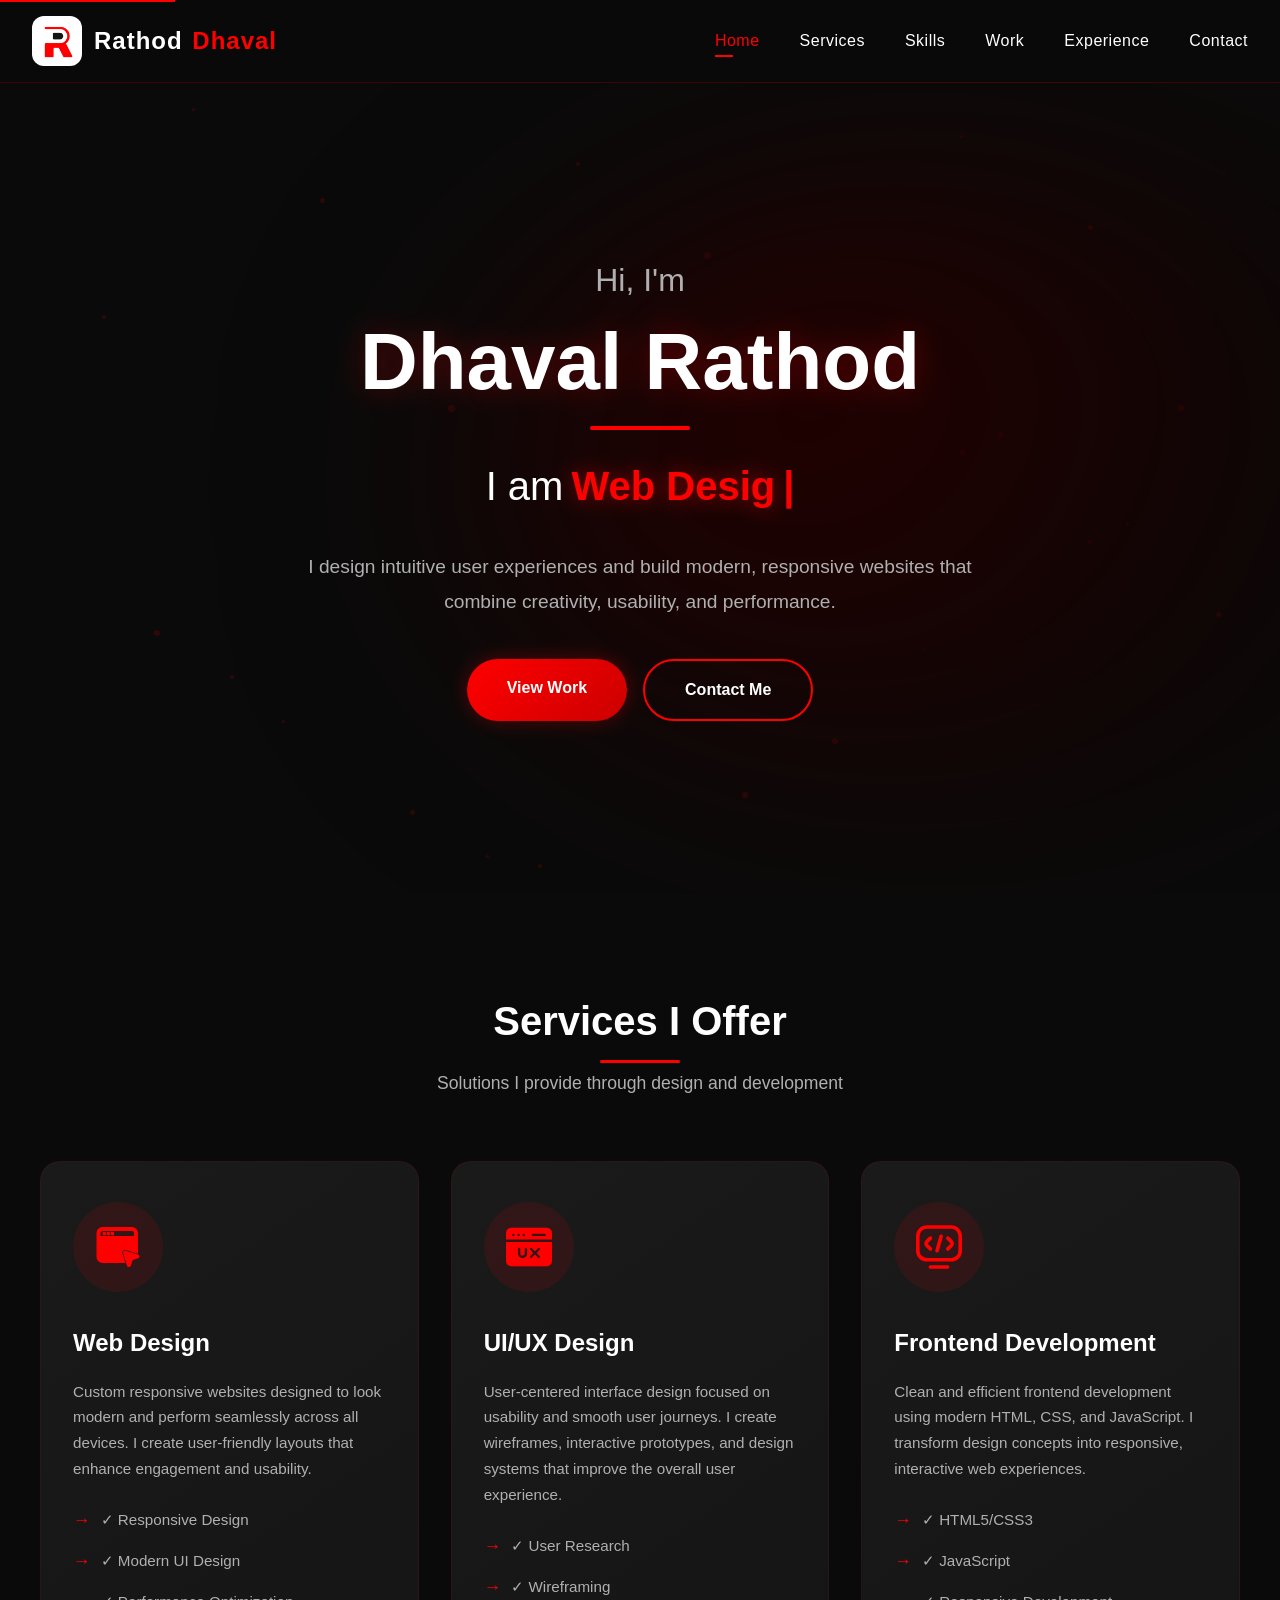
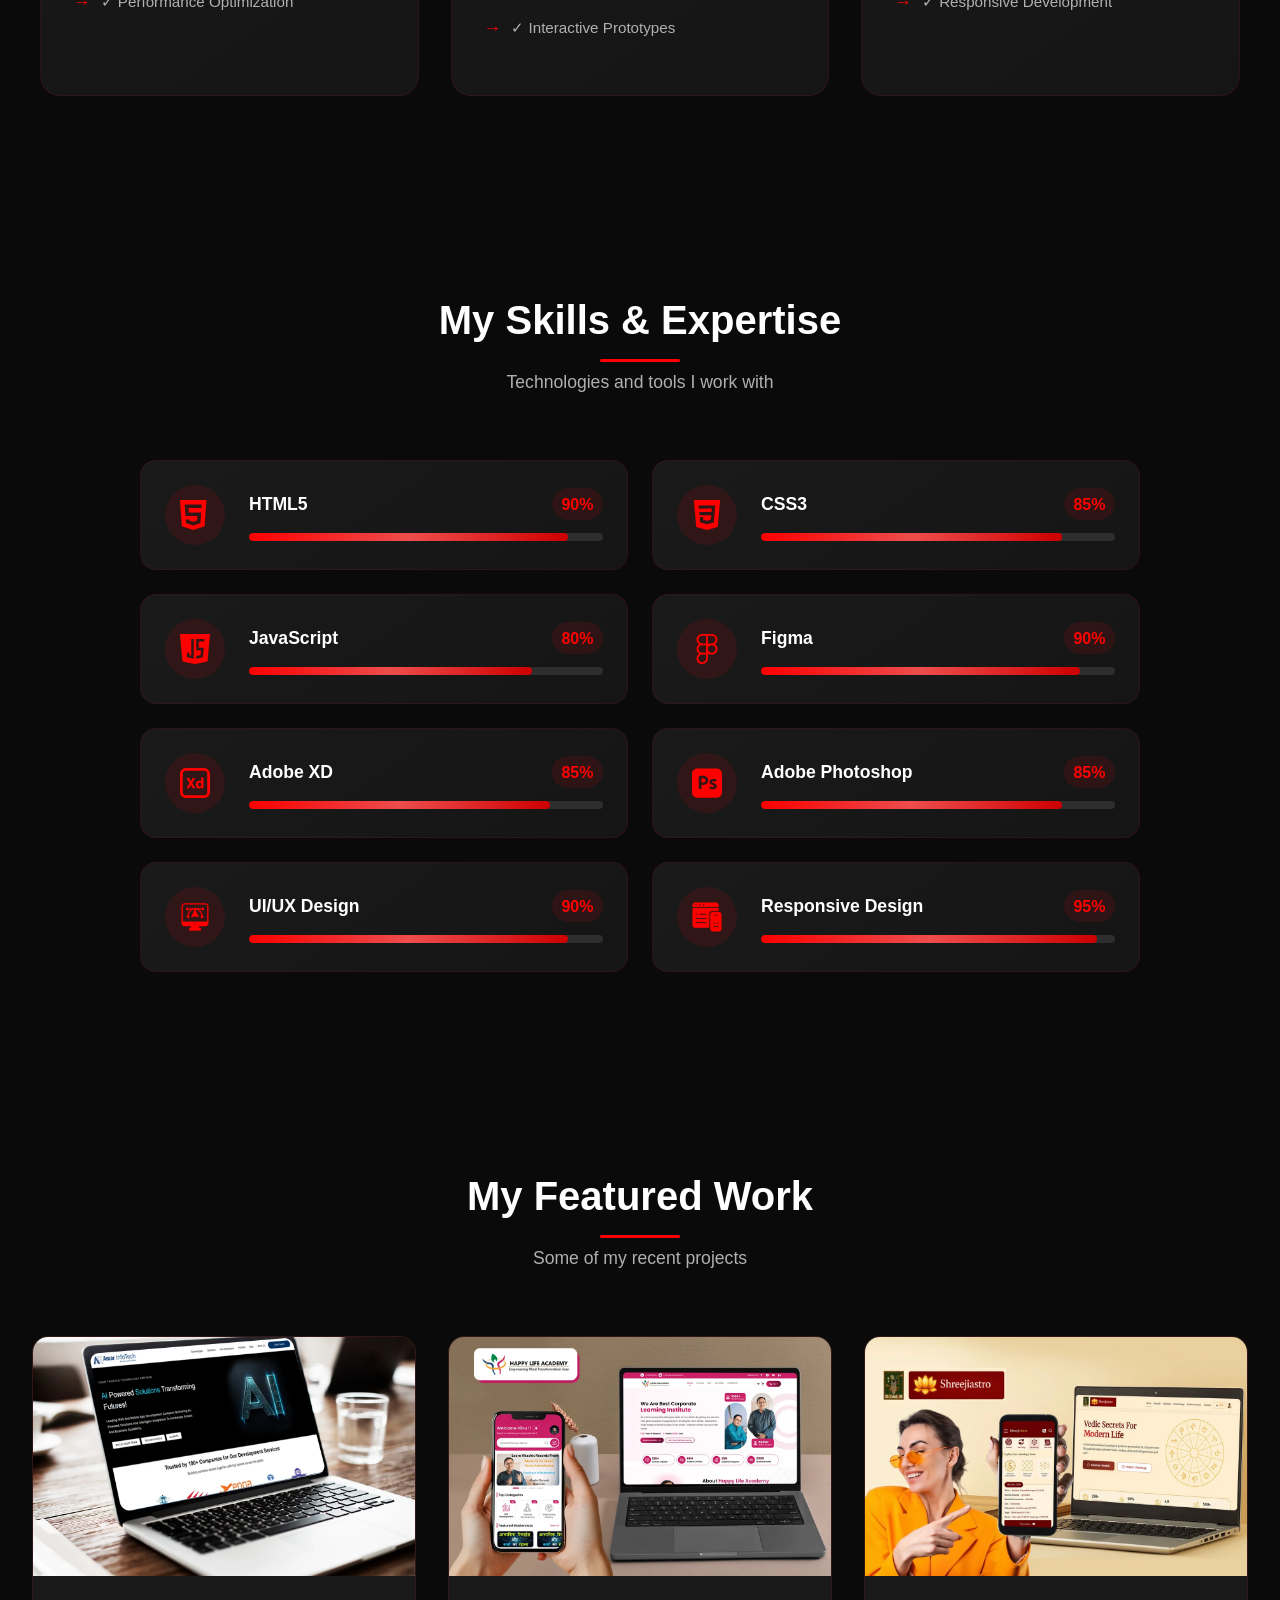
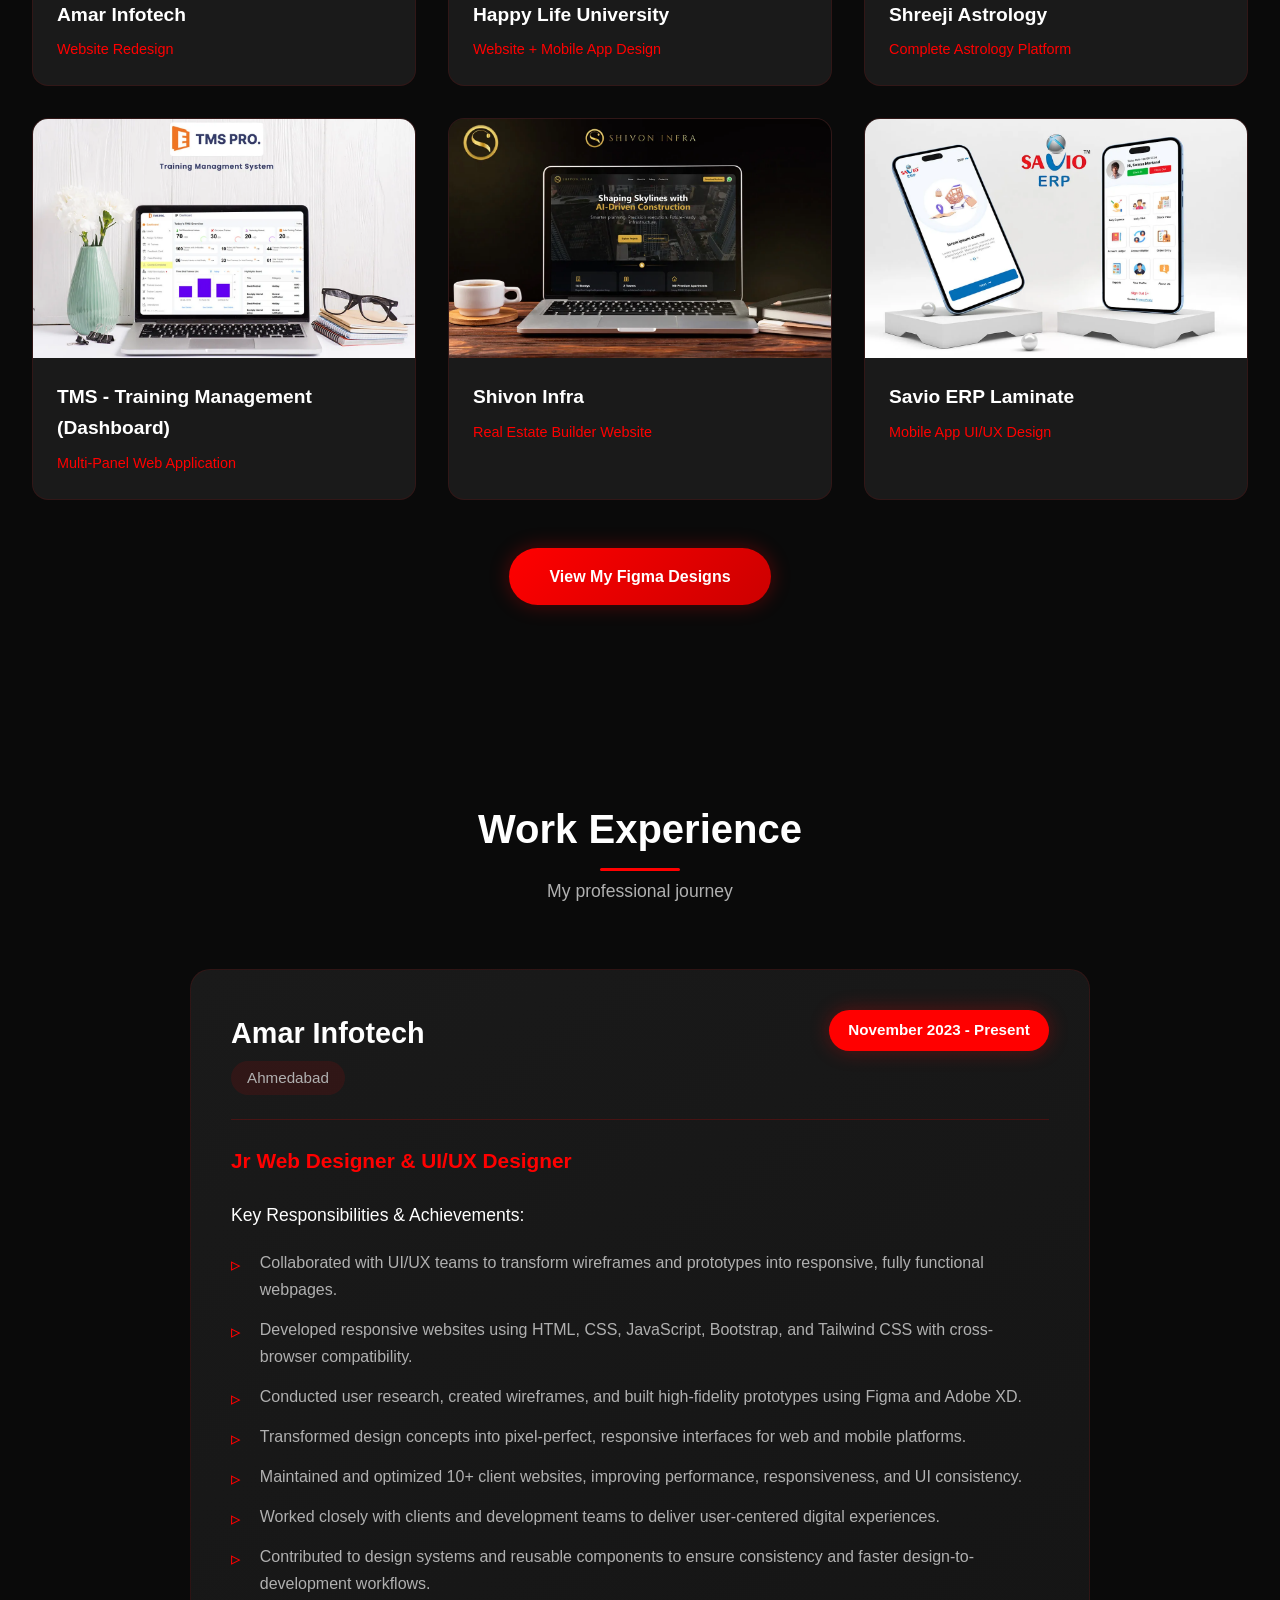
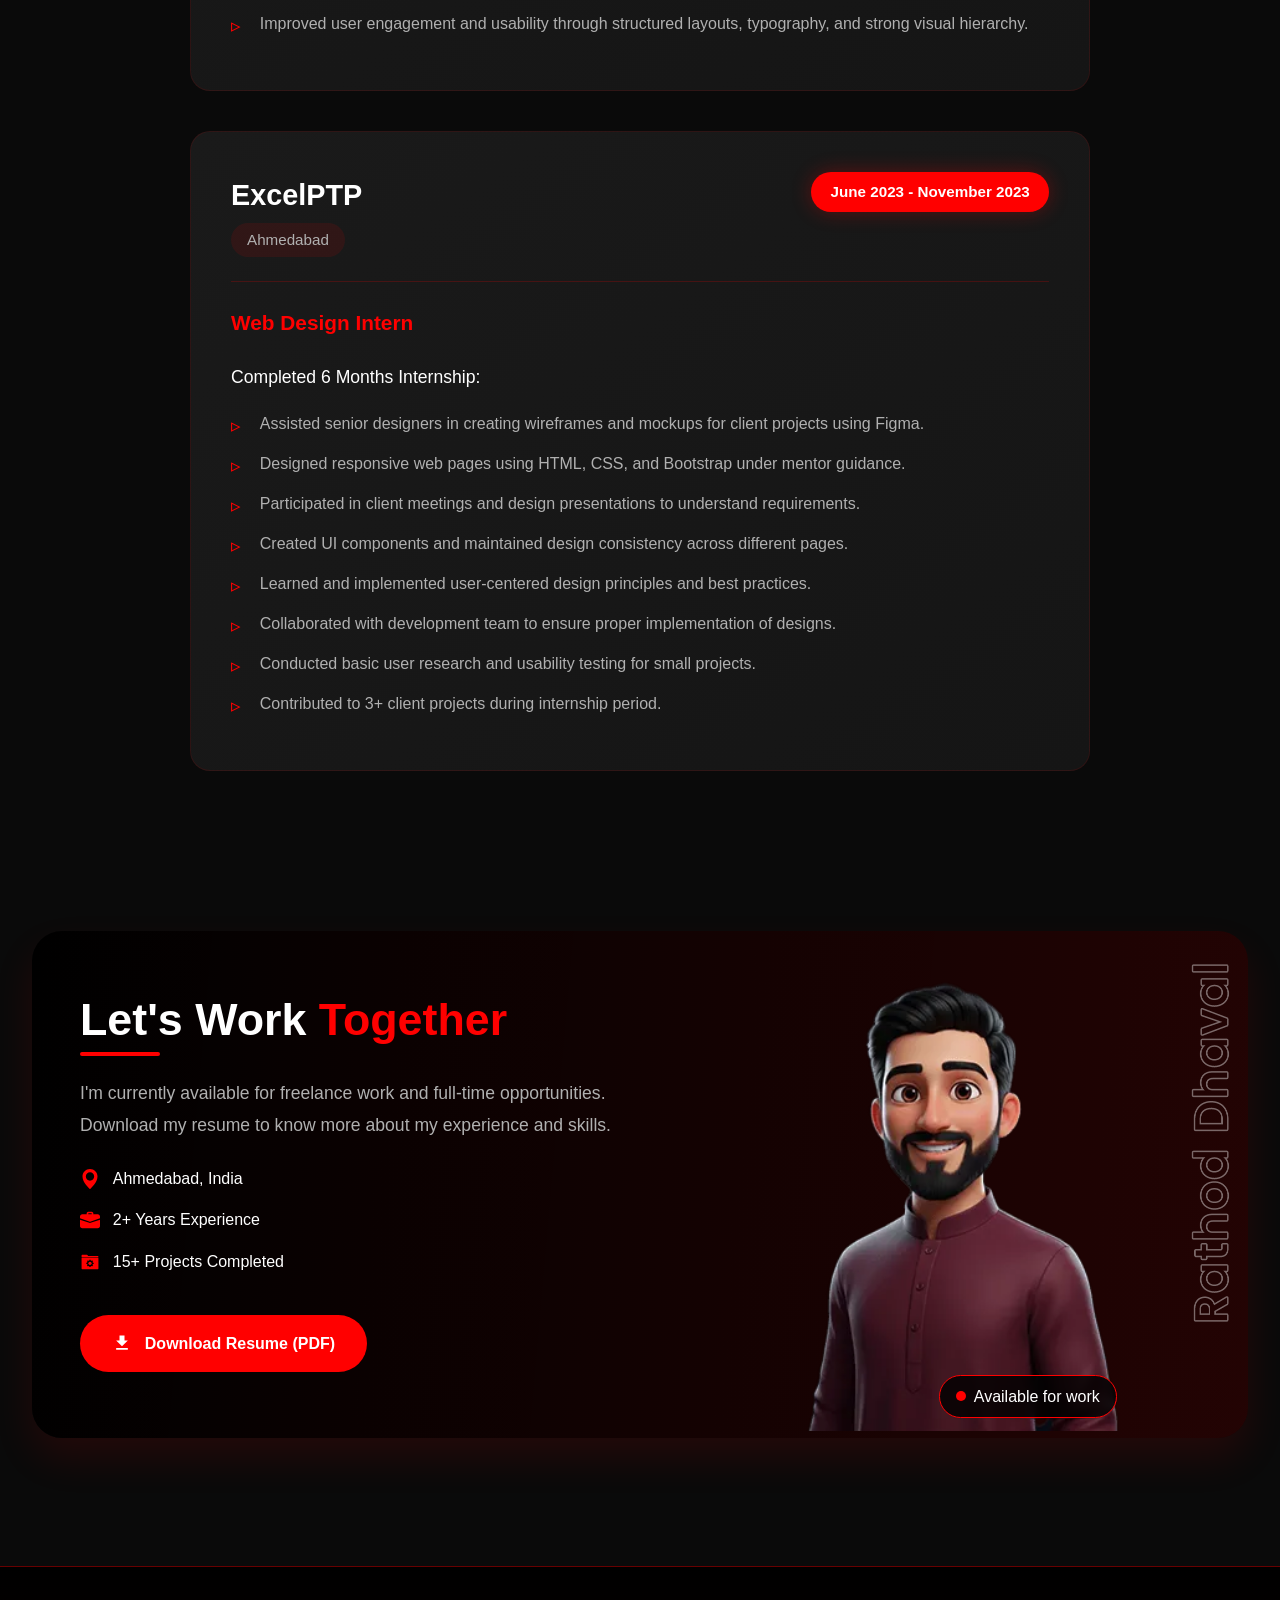
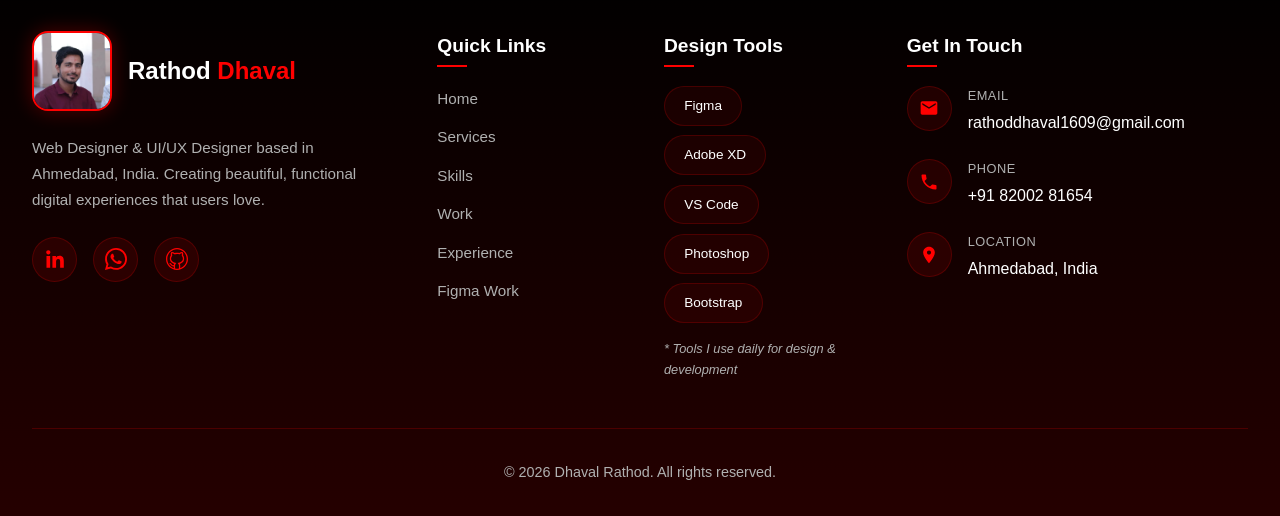
<file: index.html>
<!DOCTYPE html>
<html lang="en">

<head>
    <meta charset="UTF-8">
    <meta name="viewport" content="width=device-width, initial-scale=1.0">

    <!-- ========== SEO META TAGS ========== -->
    <title>Dhaval Rathod - Web Designer & UI/UX Designer Portfolio</title>
    <meta name="description"
        content="Dhaval Rathod - Web Designer & UI/UX Designer based in Ahmedabad. Specializing in modern web design, responsive websites, and user-centered interfaces with 2+ years of experience.">
    <meta name="keywords"
        content="web designer, UI UX designer, portfolio, Ahmedabad, web developer, frontend developer, responsive design">
    <meta name="author" content="Dhaval Rathod">

    <!-- ========== OPEN GRAPH / SOCIAL MEDIA META TAGS ========== -->
    <meta property="og:title" content="Dhaval Rathod - Web Designer & UI/UX Designer">
    <meta property="og:description"
        content="Creating beautiful, functional digital experiences that users love. Specialized in modern web design and user-centered interfaces.">
    <meta property="og:image" content="https://dhavalrathod.com/img/gemini.png">
    <meta property="og:url" content="https://dhavalrathod.com">
    <meta property="og:type" content="website">

    <!-- ========== FAVICON ========== -->
    <link rel="icon" type="image/png" href="img/favicon.png">

    <!-- ========== CSS FILES ========== -->
    <link rel="stylesheet" href="style.css">
    <link rel="stylesheet" href="responsive.css">

    <!-- ========== PRELOAD CRITICAL RESOURCES ========== -->
    <link rel="preload" as="image" href="img/logo.png">
</head>

<body>
    <!-- ========== SKIP LINK FOR ACCESSIBILITY ========== -->
    <a href="#main-content" class="skip-link">Skip to main content</a>

    <!-- ========== RED DOTS BACKGROUND (BODY LEVEL) ========== -->
    <div class="dots-background" aria-hidden="true">
        <div class="dot"></div>
        <div class="dot"></div>
        <div class="dot"></div>
        <div class="dot"></div>
        <div class="dot"></div>
        <div class="dot"></div>
        <div class="dot"></div>
        <div class="dot"></div>
        <div class="dot"></div>
        <div class="dot"></div>
        <div class="dot"></div>
        <div class="dot"></div>
        <div class="dot"></div>
        <div class="dot"></div>
        <div class="dot"></div>
        <div class="dot"></div>
        <div class="dot"></div>
        <div class="dot"></div>
        <div class="dot"></div>
        <div class="dot"></div>
        <div class="dot"></div>
        <div class="dot"></div>
        <div class="dot"></div>
        <div class="dot"></div>
        <div class="dot"></div>
        <div class="dot"></div>
        <div class="dot"></div>
        <div class="dot"></div>
        <div class="dot"></div>
        <div class="dot"></div>
    </div>

    <!-- ========== HEADER / NAVIGATION ========== -->
    <header class="header" id="header">
        <nav class="nav-container" aria-label="Main navigation">
            <!-- Logo with Red Dot -->
            <a href="#home" class="logo" aria-label="Dhaval Rathod - Go to homepage">
                <div class="logo-dot">
                    <img src="img/logo.png" alt="Dhaval Rathod Logo" loading="eager">
                </div>
                <div class="logo-text">Rathod<span> Dhaval</span></div>
            </a>

            <!-- Hamburger Menu (Mobile) with ARIA attributes -->
            <button class="hamburger" id="hamburger" aria-label="Toggle navigation menu" aria-expanded="false"
                aria-controls="navMenu">
                <span class="hamburger-line"></span>
                <span class="hamburger-line"></span>
                <span class="hamburger-line"></span>
            </button>

            <!-- Navigation Links -->
            <ul class="nav-menu" id="navMenu">
                <li class="nav-item"><a href="#home" class="nav-link active" aria-current="page">Home</a></li>
                <li class="nav-item"><a href="#services" class="nav-link">Services</a></li>
                <li class="nav-item"><a href="#skills" class="nav-link">Skills</a></li>
                <li class="nav-item"><a href="#work" class="nav-link">Work</a></li>
                <li class="nav-item"><a href="#experience" class="nav-link">Experience</a></li>
                <li class="nav-item"><a href="#contact" class="nav-link">Contact</a></li>
            </ul>
        </nav>
    </header>

    <!-- ========== MAIN CONTENT ========== -->
    <main id="main-content">

        <!-- ========== HERO SECTION ========== -->
        <section class="hero section" id="home">
            <div class="hero-orb" aria-hidden="true"></div>
            <div class="container">
                <div class="hero-content">
                    <h1 class="hero-title">
                        <span class="greeting">Hi, I'm</span>
                        <span class="name">Dhaval Rathod</span>
                    </h1>

                    <div class="hero-typing" aria-label="I am Web Designer and UI/UX Designer">
                        <span class="static-text">I am </span>
                        <span class="dynamic-text" id="dynamic-text"></span>
                        <span class="cursor" aria-hidden="true">|</span>
                    </div>

                    <p class="hero-description">
                        I design intuitive user experiences and build modern,
                        responsive websites that combine creativity,
                        usability, and performance.
                    </p>

                    <div class="hero-buttons">
                        <a href="#work" class="btn btn-primary">View Work</a>
                        <a href="#contact" class="btn btn-outline">Contact Me</a>
                    </div>
                </div>
            </div>
        </section>

        <!-- ========== SERVICES SECTION ========== -->
        <section class="section services" id="services">
            <div class="container">
                <div class="section-header">
                    <h2 class="section-title">Services I Offer</h2>
                    <p class="section-subtitle">Solutions I provide through design and development</p>
                </div>

                <div class="services-grid">
                    <!-- Service Card 1 - Web Design -->
                    <div class="service-card">
                        <div class="service-icon-wrapper">
                            <div class="service-icon">
                                <svg xmlns="http://www.w3.org/2000/svg" width="512" height="512" viewBox="0 0 32 32"
                                    aria-labelledby="webDesignTitle">
                                    <title id="webDesignTitle">Web Design Icon</title>
                                    <circle cx="6.44" cy="6.614" r=".804"></circle>
                                    <circle cx="9.272" cy="6.614" r=".804"></circle>
                                    <circle cx="12.104" cy="6.614" r=".804"></circle>
                                    <path
                                        d="m20.071 20.191 2.623 8.622c.254.835 1.43.853 1.709.025l1.228-3.644a.899.899 0 0 1 .564-.564l3.644-1.228c.827-.279.81-1.455-.025-1.709l-8.622-2.623a.9.9 0 0 0-1.121 1.121z">
                                    </path>
                                    <path
                                        d="M18.637 20.627a2.372 2.372 0 0 1 .366-2.124 2.407 2.407 0 0 1 1.923-.973c.237 0 .473.035.703.105l7.752 2.357V6.271c0-2.05-1.67-3.72-3.72-3.72H5.27c-2.05 0-3.72 1.67-3.72 3.72v16.65a3.73 3.73 0 0 0 3.73 3.73h15.188zM3.35 8.891V6.272c0-1.059.861-1.92 1.92-1.92h20.39c1.059 0 1.92.861 1.92 1.92v2.619z">
                                    </path>
                                </svg>
                            </div>
                        </div>
                        <h3 class="service-card-title">Web Design</h3>
                        <p class="service-card-description">
                            Custom responsive websites designed to look modern
                            and perform seamlessly across all devices. I create
                            user-friendly layouts that enhance engagement and usability.
                        </p>
                        <ul class="service-features">
                            <li>✓ Responsive Design</li>
                            <li>✓ Modern UI Design</li>
                            <li>✓ Performance Optimization</li>
                        </ul>
                    </div>

                    <!-- Service Card 2 - UI/UX Design -->
                    <div class="service-card">
                        <div class="service-icon-wrapper">
                            <div class="service-icon">
                                <svg xmlns="http://www.w3.org/2000/svg" width="512" height="512" viewBox="0 0 512 512"
                                    aria-labelledby="uiuxTitle">
                                    <title id="uiuxTitle">UI/UX Design Icon</title>
                                    <path fill-rule="evenodd"
                                        d="M455.226 42.325H56.774A56.842 56.842 0 0 0 0 99.1v74.323h512V99.1a56.851 56.851 0 0 0-56.774-56.773zM0 200.262V412.9a56.842 56.842 0 0 0 56.774 56.774h398.452A56.852 56.852 0 0 0 512 412.9V200.262zm375.216 87.364L341.3 321.548l33.913 33.922a13.417 13.417 0 1 1-18.97 18.98l-33.922-33.922-33.931 33.921a13.42 13.42 0 1 1-18.981-18.977l33.933-33.924-33.933-33.924a13.42 13.42 0 1 1 18.981-18.977l33.931 33.921 33.922-33.922a13.417 13.417 0 1 1 18.97 18.98zm-140.277-9.538v49.279a51.048 51.048 0 1 1-102.095 0v-49.279a13.417 13.417 0 1 1 26.834 0v49.279a24.21 24.21 0 0 0 48.42 0v-49.279a13.421 13.421 0 0 1 26.841 0zM285.8 121.29a13.415 13.415 0 0 1 13.417-13.417h131.148a13.421 13.421 0 0 1 0 26.841H299.217A13.417 13.417 0 0 1 285.8 121.29zm-217.575 0a13.4 13.4 0 0 1 13.41-13.417h.015a13.421 13.421 0 1 1-13.425 13.417zm58.093 0a13.4 13.4 0 0 1 13.409-13.417h.022a13.421 13.421 0 1 1-13.431 13.417zm58.084 0a13.414 13.414 0 0 1 13.41-13.417h.029A13.421 13.421 0 1 1 184.4 121.29z">
                                    </path>
                                </svg>
                            </div>
                        </div>
                        <h3 class="service-card-title">UI/UX Design</h3>
                        <p class="service-card-description">
                            User-centered interface design focused on usability
                            and smooth user journeys. I create wireframes,
                            interactive prototypes, and design systems that
                            improve the overall user experience.
                        </p>
                        <ul class="service-features">
                            <li>✓ User Research</li>
                            <li>✓ Wireframing</li>
                            <li>✓ Interactive Prototypes</li>
                        </ul>
                    </div>

                    <!-- Service Card 3 - Frontend Development -->
                    <div class="service-card">
                        <div class="service-icon-wrapper">
                            <div class="service-icon">
                                <svg xmlns="http://www.w3.org/2000/svg" width="512" height="512" viewBox="0 0 512 512"
                                    aria-labelledby="frontendTitle">
                                    <title id="frontendTitle">Frontend Development Icon</title>
                                    <path
                                        d="M492 134v164c0 55.228-44.772 100-100 100H119.979C64.762 398 20 353.238 20 298.021V134C20 78.772 64.772 34 120 34h272c55.228 0 100 44.772 100 100zM352 478H160m194-321 39.217 39.124c11.711 11.675 11.711 30.605 0 42.28L354 277M160 157l-39.217 39.124c-11.711 11.675-11.711 30.605 0 42.28L160 277m74 20 46-160"
                                        style="stroke-width:40;stroke-linecap:round;stroke-linejoin:round;stroke-miterlimit:10;"
                                        fill="none" stroke="#000000" stroke-width="40" stroke-linecap="round"
                                        stroke-linejoin="round" stroke-miterlimit="10"></path>
                                </svg>
                            </div>
                        </div>
                        <h3 class="service-card-title">Frontend Development</h3>
                        <p class="service-card-description">
                            Clean and efficient frontend development using
                            modern HTML, CSS, and JavaScript. I transform
                            design concepts into responsive, interactive
                            web experiences.
                        </p>
                        <ul class="service-features">
                            <li>✓ HTML5/CSS3</li>
                            <li>✓ JavaScript</li>
                            <li>✓ Responsive Development</li>
                        </ul>
                    </div>
                </div>
            </div>
        </section>

        <!-- ========== SKILLS SECTION ========== -->
        <section class="section skills" id="skills">
            <div class="container">
                <div class="section-header">
                    <h2 class="section-title">My Skills & Expertise</h2>
                    <p class="section-subtitle">Technologies and tools I work with</p>
                </div>

                <div class="skills-container">
                    <!-- Skill Card 1 - HTML5 -->
                    <div class="skill-card" data-progress="90">
                        <div class="skill-icon-wrapper">
                            <div class="skill-icon">
                                <svg xmlns="http://www.w3.org/2000/svg" width="512" height="512" viewBox="0 0 512 512"
                                    aria-labelledby="htmlTitle">
                                    <title id="htmlTitle">HTML5 Icon</title>
                                    <path
                                        d="M31.86 448.059 226.112 512l194.254-63.941L452.227 0H0zM371.616 75l-4.277 60H145.094l5.418 77h211.48l-12.879 180.602-123 41.101-123.004-41.101L98.906 332h60l1.215 16.492 65.992 21.903 66.004-21.899 5.39-76.496H94.41L80.61 75zm0 0">
                                    </path>
                                </svg>
                            </div>
                        </div>
                        <div class="skill-info">
                            <div class="skill-header">
                                <h3 class="skill-name">HTML5</h3>
                                <span class="skill-percentage">90%</span>
                            </div>
                            <div class="skill-progress-bar">
                                <div class="skill-progress-fill" style="width: 90%"></div>
                            </div>
                        </div>
                    </div>

                    <!-- Skill Card 2 - CSS3 -->
                    <div class="skill-card" data-progress="85">
                        <div class="skill-icon-wrapper">
                            <div class="skill-icon">
                                <svg xmlns="http://www.w3.org/2000/svg" width="512" height="512" viewBox="0 0 512 512"
                                    aria-labelledby="cssTitle">
                                    <title id="cssTitle">CSS3 Icon</title>
                                    <path
                                        d="m32 0 40.8 460.8L256 512l183.136-51.168L480 0H32zm360.768 150.688-5.152 57.888-15.52 173.568L256 414.208l-.064.032-116-32.128-8.128-90.752h56.832l4.224 47.104 63.072 17.024.064-.064 63.136-17.024 8.608-78.432-198.656.544-5.632-53.664 209.056-2.432 4.224-57.44-218.88.608-3.68-53.376h283.648l-5.056 56.48z">
                                    </path>
                                </svg>
                            </div>
                        </div>
                        <div class="skill-info">
                            <div class="skill-header">
                                <h3 class="skill-name">CSS3</h3>
                                <span class="skill-percentage">85%</span>
                            </div>
                            <div class="skill-progress-bar">
                                <div class="skill-progress-fill" style="width: 85%"></div>
                            </div>
                        </div>
                    </div>

                    <!-- Skill Card 3 - JavaScript -->
                    <div class="skill-card" data-progress="80">
                        <div class="skill-icon-wrapper">
                            <div class="skill-icon">
                                <svg xmlns="http://www.w3.org/2000/svg" width="512" height="512"
                                    viewBox="0 0 409.6 409.6" aria-labelledby="jsTitle">
                                    <title id="jsTitle">JavaScript Icon</title>
                                    <path
                                        d="m0 0 34.135 375.465L204.8 409.6l170.665-34.135L409.6 0H0zm187.735 336.548L97.5 318.531 91.817 256H126.1l3.087 34.063 24.412 4.869V68.265h34.135v268.283zm144-234.148H256v85.335h67.983L312.1 318.536l-90.235 18.017v-34.801l58.537-11.684 6.2-68.198h-64.737V68.27h112.968l-3.098 34.13z">
                                    </path>
                                </svg>
                            </div>
                        </div>
                        <div class="skill-info">
                            <div class="skill-header">
                                <h3 class="skill-name">JavaScript</h3>
                                <span class="skill-percentage">80%</span>
                            </div>
                            <div class="skill-progress-bar">
                                <div class="skill-progress-fill" style="width: 80%"></div>
                            </div>
                        </div>
                    </div>

                    <!-- Skill Card 4 - Figma -->
                    <div class="skill-card" data-progress="90">
                        <div class="skill-icon-wrapper">
                            <div class="skill-icon">
                                <svg xmlns="http://www.w3.org/2000/svg" width="512" height="512" viewBox="0 0 512 512"
                                    aria-labelledby="figmaTitle">
                                    <title id="figmaTitle">Figma Icon</title>
                                    <path
                                        d="M390.65 175.9c26.08-17.14 43.33-46.65 43.33-80.11C433.98 42.97 391 0 338.18 0H173.82C121 0 78.02 42.97 78.02 95.79c0 33.46 17.25 62.97 43.33 80.11-26.08 17.13-43.33 46.64-43.33 80.1s17.25 62.97 43.33 80.11c-26.08 17.12-43.33 46.64-43.33 80.1 0 52.82 43.21 95.79 96.31 95.79 53.68 0 97.36-43.44 97.36-96.83v-88.34c17.02 15.51 39.63 24.96 64.41 24.96h2.08c52.82 0 95.8-42.97 95.8-95.79 0-33.46-17.25-62.97-43.33-80.1zM271.69 31.38h66.49c35.52 0 64.42 28.89 64.42 64.41s-28.9 64.42-64.42 64.42h-66.49V31.38zM109.4 95.79c0-35.52 28.9-64.41 64.42-64.41h66.49v128.83h-66.49c-35.52 0-64.42-28.9-64.42-64.42zm0 160.21c0-35.52 28.9-64.41 64.42-64.41h66.49v128.83h-66.9c-35.33-.22-64.01-29.04-64.01-64.42zm130.91 159.17c0 36.09-29.6 65.45-65.98 65.45-35.8 0-64.93-28.89-64.93-64.41s28.9-64.42 64.42-64.42h66.49v63.38zm97.87-94.75h-2.08c-35.52 0-64.41-28.9-64.41-64.42s28.89-64.41 64.41-64.41h2.08c35.52 0 64.42 28.89 64.42 64.41s-28.9 64.42-64.42 64.42z">
                                    </path>
                                </svg>
                            </div>
                        </div>
                        <div class="skill-info">
                            <div class="skill-header">
                                <h3 class="skill-name">Figma</h3>
                                <span class="skill-percentage">90%</span>
                            </div>
                            <div class="skill-progress-bar">
                                <div class="skill-progress-fill" style="width: 90%"></div>
                            </div>
                        </div>
                    </div>

                    <!-- Skill Card 5 - Adobe XD -->
                    <div class="skill-card" data-progress="85">
                        <div class="skill-icon-wrapper">
                            <div class="skill-icon">
                                <svg xmlns="http://www.w3.org/2000/svg" width="512" height="512" viewBox="0 0 512 512"
                                    aria-labelledby="xdTitle">
                                    <title id="xdTitle">Adobe XD Icon</title>
                                    <path
                                        d="M412 47.18A52.89 52.89 0 0 1 464.82 100v312A52.89 52.89 0 0 1 412 464.82H100A52.89 52.89 0 0 1 47.18 412V100A52.89 52.89 0 0 1 100 47.18zM412 0H100A100 100 0 0 0 0 100v312a100 100 0 0 0 100 100h312a100 100 0 0 0 100-100V100A100 100 0 0 0 412 0z">
                                    </path>
                                    <path
                                        d="m216.09 346.87-15.86-31.72c-6.5-12.22-10.66-21.32-15.6-31.46h-.52c-3.64 10.14-8.06 19.24-13.78 31.46L156 346.87h-45.21l50.7-88.66-48.88-86.58h45.5l15.34 32c5.2 10.66 9.1 19.24 13.26 29.12h.52c4.16-11.18 7.54-19 12-29.12l14.82-32h45.24l-49.4 85.54 52 89.7zM400.17 162.27v146.64c0 14.3.52 29.38 1 38h-35.1l-1.56-18.46h-.78c-7.8 14-23.4 21.32-39.78 21.32-30.16 0-54.34-25.74-54.34-65.26-.26-42.9 26.52-67.86 56.94-67.86 15.86 0 27.82 5.72 33.54 14.3h.52v-68.68zm-39.52 111.28a35.56 35.56 0 0 0-.52-7.28C357.79 255.87 349.21 247 337 247c-18.2 0-27.3 16.12-27.3 36.14 0 21.58 10.66 35.1 27 35.1a23.41 23.41 0 0 0 23.14-19 51.55 51.55 0 0 0 .78-9.1z">
                                    </path>
                                </svg>
                            </div>
                        </div>
                        <div class="skill-info">
                            <div class="skill-header">
                                <h3 class="skill-name">Adobe XD</h3>
                                <span class="skill-percentage">85%</span>
                            </div>
                            <div class="skill-progress-bar">
                                <div class="skill-progress-fill" style="width: 85%"></div>
                            </div>
                        </div>
                    </div>

                    <!-- Skill Card 6 - Photoshop -->
                    <div class="skill-card" data-progress="85">
                        <div class="skill-icon-wrapper">
                            <div class="skill-icon">
                                <svg xmlns="http://www.w3.org/2000/svg" width="512" height="512" viewBox="0 0 512 512"
                                    aria-labelledby="psTitle">
                                    <title id="psTitle">Adobe Photoshop Icon</title>
                                    <path
                                        d="M224.901 191.897c3.481 5.464 5.298 12.009 5.069 18.873 0 9.39-2.13 16.64-6.61 21.98-9.888 11.786-27.408 15.14-42.03 15.14h-11.3c-2.56 0-5.34-.21-8.32-.42v-71.68c1.49-.22 4.48-.43 8.74-.22 4.06-.21 8.96-.21 14.51-.21 14.701 0 31.484 3.266 39.941 16.537z">
                                    </path>
                                    <path
                                        d="M421.33 6.4H90.67C40.53 6.4 0 46.93 0 97.07v317.86c0 50.14 40.53 90.67 90.67 90.67h330.66c50.14 0 90.67-40.53 90.67-90.67V97.07c0-50.14-40.53-90.67-90.67-90.67zM263.68 254.93c-8.53 11.95-20.48 20.91-34.35 26.03-14.5 5.33-30.5 7.25-48 7.25-5.12 0-8.53 0-10.66-.21-2.14-.21-5.12-.21-9.18-.21v68.48c.22 1.49-.85 2.77-2.34 2.98h-41.39c-1.71 0-2.56-.85-2.56-2.77V136.96c0-1.49.64-2.35 2.13-2.35 3.63 0 7.04 0 11.95-.21 5.12-.21 10.45-.21 16.21-.43 5.76-.21 11.95-.21 18.56-.42 6.62-.22 13.02-.22 19.42-.22 17.49 0 32 2.14 43.94 6.62A76.144 76.144 0 0 1 256 157.44c6.83 6.83 12.16 15.15 15.57 24.32 3.2 8.96 4.91 18.13 4.91 27.73 0 18.35-4.27 33.5-12.8 45.44zm151.25 82.99c-5.97 8.53-14.29 15.15-23.89 18.99-10.45 4.48-23.25 6.82-38.61 6.82-9.82 0-19.42-.85-29.02-2.77a86.188 86.188 0 0 1-21.76-6.83c-1.49-.85-2.56-2.34-2.34-4.05v-37.12c0-.64.21-1.49.85-1.92.64-.43 1.28-.21 1.92.21 8.32 4.91 17.07 8.32 26.45 10.46 8.11 2.13 16.64 3.2 25.18 3.2 8.1 0 13.86-1.07 17.7-2.99 3.42-1.49 5.76-5.12 5.76-8.96 0-2.99-1.7-5.76-5.12-8.53-3.41-2.78-10.45-5.98-20.9-10.03-10.88-3.84-20.91-8.96-30.3-15.36-6.61-4.69-12.16-10.88-16.21-18.13-3.41-6.83-5.12-14.3-4.91-21.76 0-9.18 2.56-17.92 7.26-25.82 5.33-8.53 13.22-15.36 22.4-19.62 10.02-5.12 22.61-7.47 37.76-7.47 8.74 0 17.7.64 26.45 1.92 6.4.85 12.59 2.56 18.35 4.91.85.21 1.7 1.06 2.13 1.92.21.85.43 1.7.43 2.56v34.77c0 .85-.43 1.71-1.07 2.13-1.92.43-2.99.43-3.84 0-6.4-3.41-13.23-5.76-20.48-7.25-7.89-1.71-15.79-2.77-23.89-2.77-4.27-.22-8.75.42-12.8 1.49-2.78.64-5.12 2.13-6.62 4.27-1.06 1.7-1.7 3.84-1.7 5.76s.85 3.84 2.13 5.54c1.92 2.35 4.48 4.27 7.25 5.76 4.91 2.56 10.03 4.91 15.15 7.04 11.52 3.84 22.61 9.18 32.85 15.58 7.04 4.48 12.8 10.45 16.86 17.7 3.41 6.83 5.12 14.3 4.9 21.98.22 10.02-2.77 20.05-8.32 28.37z">
                                    </path>
                                </svg>
                            </div>
                        </div>
                        <div class="skill-info">
                            <div class="skill-header">
                                <h3 class="skill-name">Adobe Photoshop</h3>
                                <span class="skill-percentage">85%</span>
                            </div>
                            <div class="skill-progress-bar">
                                <div class="skill-progress-fill" style="width: 85%"></div>
                            </div>
                        </div>
                    </div>

                    <!-- Skill Card 7 - UI/UX Design -->
                    <div class="skill-card" data-progress="90">
                        <div class="skill-icon-wrapper">
                            <div class="skill-icon">
                                <svg xmlns="http://www.w3.org/2000/svg" width="512" height="512" viewBox="0 0 70 70"
                                    aria-labelledby="uiuxSkillTitle">
                                    <title id="uiuxSkillTitle">UI/UX Design Icon</title>
                                    <path
                                        d="M59.185 56.218c3.7 0 6.71-3 6.71-6.7V9.788c0-3.47-2.82-6.29-6.29-6.29h-49.21c-3.47 0-6.29 2.82-6.29 6.29v39.73c0 3.7 3.01 6.7 6.71 6.7H26.16v3.847H24.36a2.981 2.981 0 0 0-2.986 2.975v2.242c0 .671.548 1.22 1.219 1.22h24.82c.671 0 1.22-.549 1.22-1.22V63.04a2.981 2.981 0 0 0-2.987-2.975h-1.807v-3.847zm-24.18-3.25c-.95 0-1.72-.76-1.72-1.71 0-.96.77-1.73 1.72-1.73.94 0 1.71.77 1.71 1.73 0 .95-.77 1.71-1.71 1.71zm-28.9-6.66V9.788c0-2.36 1.93-4.29 4.29-4.29h49.21c2.36 0 4.29 1.93 4.29 4.29v36.52z">
                                    </path>
                                    <path
                                        d="M52.935 13.398c-1.25 0-2.3.78-2.71 1.89h-12.26c-.41-1.11-1.47-1.89-2.71-1.89s-2.29.78-2.7 1.89h-12.78a2.883 2.883 0 0 0-5.59 1 2.88 2.88 0 0 0 2.88 2.88c1.25 0 2.3-.78 2.71-1.88h7.16c-5.23 2.77-8.87 8.16-9.17 14.42h-.64c-.57 0-1.04.46-1.04 1.04v3.24c0 .57.47 1.04 1.04 1.04h3.25c.57 0 1.04-.47 1.04-1.04v-3.24c0-.58-.47-1.04-1.04-1.04h-.61c.39-7.23 5.85-13.14 12.86-14.23.31.66.84 1.18 1.51 1.47-.01.02-.02.03-.03.05l-7.37 14.74c-.17.35-.13.78.13 1.08.25.31.66.44 1.04.33l7.1-2.02 7.09 2.02c.469.105.815-.045 1.04-.33.26-.3.31-.73.13-1.08l-7.33-14.66c.84-.19 1.54-.76 1.91-1.52 6.79 1.29 12 7.08 12.38 14.15h-.6c-.57 0-1.04.46-1.04 1.04v3.24c0 .57.47 1.04 1.04 1.04h3.25c.57 0 1.04-.47 1.04-1.04v-3.24c0-.58-.47-1.04-1.04-1.04h-.65c-.3-6.26-3.94-11.65-9.17-14.42h7.17c.41 1.1 1.46 1.88 2.71 1.88a2.88 2.88 0 0 0 2.88-2.88c0-1.6-1.29-2.89-2.88-2.89z">
                                    </path>
                                </svg>
                            </div>
                        </div>
                        <div class="skill-info">
                            <div class="skill-header">
                                <h3 class="skill-name">UI/UX Design</h3>
                                <span class="skill-percentage">90%</span>
                            </div>
                            <div class="skill-progress-bar">
                                <div class="skill-progress-fill" style="width: 90%"></div>
                            </div>
                        </div>
                    </div>

                    <!-- Skill Card 8 - Responsive Design -->
                    <div class="skill-card" data-progress="95">
                        <div class="skill-icon-wrapper">
                            <div class="skill-icon">
                                <svg xmlns="http://www.w3.org/2000/svg" width="512" height="512" viewBox="0 0 32 32"
                                    aria-labelledby="responsiveTitle">
                                    <title id="responsiveTitle">Responsive Design Icon</title>
                                    <path
                                        d="M28 9V7H1v18c0 1.1.9 2 2 2h15V13c0-2.21 1.79-4 4-4zM5 12h.5c.55 0 1 .45 1 1s-.45 1-1 1H5c-.55 0-1-.45-1-1s.45-1 1-1zm10 11H5c-.55 0-1-.45-1-1s.45-1 1-1h10c.55 0 1 .45 1 1s-.45 1-1 1zm0-4.5H5c-.55 0-1-.45-1-1s.45-1 1-1h10c.55 0 1 .45 1 1s-.45 1-1 1zm0-4.5H9c-.55 0-1-.45-1-1s.45-1 1-1h6c.55 0 1 .45 1 1s-.45 1-1 1zM28 3c0-1.1-.9-2-2-2H3c-1.1 0-2 .9-2 2v2h27zM4.5 4H4c-.55 0-1-.45-1-1s.45-1 1-1h.5c.55 0 1 .45 1 1s-.45 1-1 1zm4 0H8c-.55 0-1-.45-1-1s.45-1 1-1h.5c.55 0 1 .45 1 1s-.45 1-1 1zm4 0H12c-.55 0-1-.45-1-1s.45-1 1-1h.5c.55 0 1 .45 1 1s-.45 1-1 1z">
                                    </path>
                                    <path
                                        d="M29 11h-7c-1.1 0-2 .9-2 2v16c0 1.1.9 2 2 2h7c1.1 0 2-.9 2-2V13c0-1.1-.9-2-2-2zm-4 2h1c.55 0 1 .45 1 1s-.45 1-1 1h-1c-.55 0-1-.45-1-1s.45-1 1-1zm-1.5 8.5h.5c.55 0 1 .45 1 1s-.45 1-1 1h-.5c-.55 0-1-.45-1-1s.45-1 1-1zm4 5.5h-4c-.55 0-1-.45-1-1s.45-1 1-1h4c.55 0 1 .45 1 1s-.45 1-1 1zm0-3.5H27c-.55 0-1-.45-1-1s.45-1 1-1h.5c.55 0 1 .45 1 1s-.45 1-1 1z">
                                    </path>
                                </svg>
                            </div>
                        </div>
                        <div class="skill-info">
                            <div class="skill-header">
                                <h3 class="skill-name">Responsive Design</h3>
                                <span class="skill-percentage">95%</span>
                            </div>
                            <div class="skill-progress-bar">
                                <div class="skill-progress-fill" style="width: 95%"></div>
                            </div>
                        </div>
                    </div>
                </div>
            </div>
        </section>

        <!-- ========== PORTFOLIO/WORK SECTION ========== -->
        <section class="section portfolio" id="work">
            <div class="container">
                <div class="section-header">
                    <h2 class="section-title">My Featured Work</h2>
                    <p class="section-subtitle">Some of my recent projects</p>
                </div>

                <div class="portfolio-grid">
                    <!-- Portfolio Card 1 -->
                    <div class="portfolio-card">
                        <div class="portfolio-image-wrapper">
                            <img src="img/Pro-1.webp" width="1200" height="800" alt="Amar Infotech Website Redesign" class="portfolio-image"
                                loading="lazy">
                            <div class="portfolio-overlay">
                                <a href="#modal1" class="portfolio-view-btn"
                                    aria-label="View Amar Infotech project details">
                                    <svg viewBox="0 0 24 24" width="24" height="24" aria-hidden="true">
                                        <path
                                            d="M12 4.5C7 4.5 2.73 7.61 1 12c1.73 4.39 6 7.5 11 7.5s9.27-3.11 11-7.5c-1.73-4.39-6-7.5-11-7.5zM12 17c-2.76 0-5-2.24-5-5s2.24-5 5-5 5 2.24 5 5-2.24 5-5 5zm0-8c-1.66 0-3 1.34-3 3s1.34 3 3 3 3-1.34 3-3-1.34-3-3-3z" />
                                    </svg>
                                    View Project
                                </a>
                            </div>
                        </div>
                        <div class="portfolio-info">
                            <h3 class="portfolio-title">Amar Infotech</h3>
                            <p class="portfolio-category">Website Redesign</p>
                        </div>
                    </div>

                    <!-- Portfolio Card 2 -->
                    <div class="portfolio-card">
                        <div class="portfolio-image-wrapper">
                            <img src="img/Pro-2.webp" width="1200" height="800" alt="Happy Life University" class="portfolio-image" loading="lazy">
                            <div class="portfolio-overlay">
                                <a href="#modal2" class="portfolio-view-btn" aria-label="View Happy Life University project details">
                                    <svg viewBox="0 0 24 24" width="24" height="24" aria-hidden="true">
                                        <path
                                            d="M12 4.5C7 4.5 2.73 7.61 1 12c1.73 4.39 6 7.5 11 7.5s9.27-3.11 11-7.5c-1.73-4.39-6-7.5-11-7.5zM12 17c-2.76 0-5-2.24-5-5s2.24-5 5-5 5 2.24 5 5-2.24 5-5 5zm0-8c-1.66 0-3 1.34-3 3s1.34 3 3 3 3-1.34 3-3-1.34-3-3-3z" />
                                    </svg>
                                    View Project
                                </a>
                            </div>
                        </div>
                        <div class="portfolio-info">
                            <h3 class="portfolio-title">Happy Life University</h3>
                            <p class="portfolio-category">Website + Mobile App Design</p>
                        </div>
                    </div>

                    <!-- Portfolio Card 3 -->
                    <div class="portfolio-card">
                        <div class="portfolio-image-wrapper">
                            <img src="img/Pro-3.webp" width="1200" height="800" alt="Shreeji Astrology" class="portfolio-image" loading="lazy">
                            <div class="portfolio-overlay">
                                <a href="#modal3" class="portfolio-view-btn"
                                    aria-label="View Shreeji Astrology project details">
                                    <svg viewBox="0 0 24 24" width="24" height="24" aria-hidden="true">
                                        <path
                                            d="M12 4.5C7 4.5 2.73 7.61 1 12c1.73 4.39 6 7.5 11 7.5s9.27-3.11 11-7.5c-1.73-4.39-6-7.5-11-7.5zM12 17c-2.76 0-5-2.24-5-5s2.24-5 5-5 5 2.24 5 5-2.24 5-5 5zm0-8c-1.66 0-3 1.34-3 3s1.34 3 3 3 3-1.34 3-3-1.34-3-3-3z" />
                                    </svg>
                                    View Project
                                </a>
                            </div>
                        </div>
                        <div class="portfolio-info">
                            <h3 class="portfolio-title">Shreeji Astrology</h3>
                            <p class="portfolio-category">Complete Astrology Platform</p>
                        </div>
                    </div>

                    <!-- Portfolio Card 4 -->
                    <div class="portfolio-card">
                        <div class="portfolio-image-wrapper">
                            <img src="img/Pro-4.webp" width="1200" height="800" alt="Training Management System" class="portfolio-image"
                                loading="lazy">
                            <div class="portfolio-overlay">
                                <a href="#modal4" class="portfolio-view-btn"
                                    aria-label="View Training Management System project details">
                                    <svg viewBox="0 0 24 24" width="24" height="24" aria-hidden="true">
                                        <path
                                            d="M12 4.5C7 4.5 2.73 7.61 1 12c1.73 4.39 6 7.5 11 7.5s9.27-3.11 11-7.5c-1.73-4.39-6-7.5-11-7.5zM12 17c-2.76 0-5-2.24-5-5s2.24-5 5-5 5 2.24 5 5-2.24 5-5 5zm0-8c-1.66 0-3 1.34-3 3s1.34 3 3 3 3-1.34 3-3-1.34-3-3-3z" />
                                    </svg>
                                    View Project
                                </a>
                            </div>
                        </div>
                        <div class="portfolio-info">
                            <h3 class="portfolio-title">TMS - Training Management (Dashboard)</h3>
                            <p class="portfolio-category">Multi-Panel Web Application</p>
                        </div>
                    </div>

                    <!-- Portfolio Card 5 -->
                    <div class="portfolio-card">
                        <div class="portfolio-image-wrapper">
                            <img src="img/Pro-5.webp" width="1200" height="800" alt="Shivon Infra - Real Estate Website" class="portfolio-image"
                                loading="lazy">
                            <div class="portfolio-overlay">
                                <a href="#modal5" class="portfolio-view-btn"
                                    aria-label="View Shivon Infra project details">
                                    <svg viewBox="0 0 24 24" width="24" height="24" aria-hidden="true">
                                        <path
                                            d="M12 4.5C7 4.5 2.73 7.61 1 12c1.73 4.39 6 7.5 11 7.5s9.27-3.11 11-7.5c-1.73-4.39-6-7.5-11-7.5zM12 17c-2.76 0-5-2.24-5-5s2.24-5 5-5 5 2.24 5 5-2.24 5-5 5zm0-8c-1.66 0-3 1.34-3 3s1.34 3 3 3 3-1.34 3-3-1.34-3-3-3z" />
                                    </svg>
                                    View Project
                                </a>
                            </div>
                        </div>
                        <div class="portfolio-info">
                            <h3 class="portfolio-title">Shivon Infra</h3>
                            <p class="portfolio-category">Real Estate Builder Website</p>
                        </div>
                    </div>

                    <!-- Portfolio Card 6 -->
                    <div class="portfolio-card">
                        <div class="portfolio-image-wrapper">
                            <img src="img/Pro-6.webp" width="1200" height="800" alt="SAVIO ERP LAMINATE" class="portfolio-image" loading="lazy">
                            <div class="portfolio-overlay">
                                <a href="#modal6" class="portfolio-view-btn"
                                    aria-label="View Savio ERP Laminate project details">
                                    <svg viewBox="0 0 24 24" width="24" height="24" aria-hidden="true">
                                        <path
                                            d="M12 4.5C7 4.5 2.73 7.61 1 12c1.73 4.39 6 7.5 11 7.5s9.27-3.11 11-7.5c-1.73-4.39-6-7.5-11-7.5zM12 17c-2.76 0-5-2.24-5-5s2.24-5 5-5 5 2.24 5 5-2.24 5-5 5zm0-8c-1.66 0-3 1.34-3 3s1.34 3 3 3 3-1.34 3-3-1.34-3-3-3z" />
                                    </svg>
                                    View Project
                                </a>
                            </div>
                        </div>
                        <div class="portfolio-info">
                            <h3 class="portfolio-title">Savio ERP Laminate</h3>
                            <p class="portfolio-category">Mobile App UI/UX Design</p>
                        </div>
                    </div>
                </div>

                <div class="explore-work-section">
                    <a href="figma.html" class="btn btn-primary">View My Figma Designs</a>
                </div>
            </div>
        </section>

        <!-- ========== WORK EXPERIENCE SECTION ========== -->
        <section class="section experience" id="experience">
            <div class="container">
                <div class="section-header">
                    <h2 class="section-title">Work Experience</h2>
                    <p class="section-subtitle">My professional journey</p>
                </div>

                <div class="experience-container">
                    <!-- Amar Infotech - Current Role -->
                    <div class="experience-card">
                        <div class="experience-header">
                            <div class="experience-company">
                                <h3>Amar Infotech</h3>
                                <span class="experience-location">Ahmedabad</span>
                            </div>
                            <div class="experience-date">
                                <span class="date-badge">November 2023 - Present</span>
                            </div>
                        </div>

                        <div class="experience-role">
                            <h4>Jr Web Designer & UI/UX Designer</h4>
                        </div>

                        <div class="experience-responsibilities">
                            <h5>Key Responsibilities & Achievements:</h5>
                            <ul class="experience-list">
                                <li>Collaborated with UI/UX teams to transform wireframes and prototypes into
                                    responsive, fully functional webpages.</li>
                                <li>Developed responsive websites using HTML, CSS, JavaScript, Bootstrap, and Tailwind
                                    CSS with cross-browser compatibility.</li>
                                <li>Conducted user research, created wireframes, and built high-fidelity prototypes
                                    using Figma and Adobe XD.</li>
                                <li>Transformed design concepts into pixel-perfect, responsive interfaces for web and
                                    mobile platforms.</li>
                                <li>Maintained and optimized 10+ client websites, improving performance, responsiveness,
                                    and UI consistency.</li>
                                <li>Worked closely with clients and development teams to deliver user-centered digital
                                    experiences.</li>
                                <li>Contributed to design systems and reusable components to ensure consistency and
                                    faster design-to-development workflows.</li>
                                <li>Improved user engagement and usability through structured layouts, typography, and
                                    strong visual hierarchy.</li>
                            </ul>
                        </div>
                    </div>

                    <!-- ExcelPTP - Internship -->
                    <div class="experience-card">
                        <div class="experience-header">
                            <div class="experience-company">
                                <h3>ExcelPTP</h3>
                                <span class="experience-location">Ahmedabad</span>
                            </div>
                            <div class="experience-date">
                                <span class="date-badge">June 2023 - November 2023</span>
                            </div>
                        </div>

                        <div class="experience-role">
                            <h4>Web Design Intern</h4>
                        </div>

                        <div class="experience-responsibilities">
                            <h5>Completed 6 Months Internship:</h5>
                            <ul class="experience-list">
                                <li>Assisted senior designers in creating wireframes and mockups for client projects
                                    using Figma.</li>
                                <li>Designed responsive web pages using HTML, CSS, and Bootstrap under mentor guidance.
                                </li>
                                <li>Participated in client meetings and design presentations to understand requirements.
                                </li>
                                <li>Created UI components and maintained design consistency across different pages.</li>
                                <li>Learned and implemented user-centered design principles and best practices.</li>
                                <li>Collaborated with development team to ensure proper implementation of designs.</li>
                                <li>Conducted basic user research and usability testing for small projects.</li>
                                <li>Contributed to 3+ client projects during internship period.</li>
                            </ul>
                        </div>
                    </div>
                </div>
            </div>
        </section>

        <!-- ========== DOWNLOAD RESUME SECTION ========== -->
        <section class="section resume-download" id="download">
            <div class="container">
                <div class="resume-card">
                    <div class="resume-grid">
                        <!-- Left Side - Content -->
                        <div class="resume-content-left">
                            <h2 class="resume-title">
                                Let's Work <span>Together</span>
                            </h2>

                            <p class="resume-subtitle">
                                I'm currently available for freelance work and full-time opportunities.
                                Download my resume to know more about my experience and skills.
                            </p>

                            <div class="resume-highlights">
                                <div class="highlight-item">
                                    <svg xmlns="http://www.w3.org/2000/svg" width="512" height="512" viewBox="0 0 24 24"
                                        aria-hidden="true">
                                        <path
                                            d="M12 0C7.038 0 3 4.066 3 9.065c0 7.103 8.154 14.437 8.501 14.745a.749.749 0 0 0 .998.001C12.846 23.502 21 16.168 21 9.065 21 4.066 16.962 0 12 0zm0 14c-2.757 0-5-2.243-5-5s2.243-5 5-5 5 2.243 5 5-2.243 5-5 5z">
                                        </path>
                                    </svg>
                                    <span>Ahmedabad, India</span>
                                </div>
                                <div class="highlight-item">
                                    <svg xmlns="http://www.w3.org/2000/svg" width="512" height="512" viewBox="0 0 24 24"
                                        aria-hidden="true">
                                        <path
                                            d="M15 6.5a1 1 0 0 1-1-1V4h-4v1.5a1 1 0 0 1-2 0V4c0-1.103.897-2 2-2h4c1.103 0 2 .897 2 2v1.5a1 1 0 0 1-1 1zM12.71 15.38a2.191 2.191 0 0 1-1.48-.02L0 11.62v7.63C0 20.77 1.23 22 2.75 22h18.5c1.52 0 2.75-1.23 2.75-2.75v-7.63z">
                                        </path>
                                        <path
                                            d="M24 7.75v2.29l-11.76 3.92c-.08.03-.16.04-.24.04s-.16-.01-.24-.04L0 10.04V7.75C0 6.23 1.23 5 2.75 5h18.5C22.77 5 24 6.23 24 7.75z">
                                        </path>
                                    </svg>
                                    <span>2+ Years Experience</span>
                                </div>
                                <div class="highlight-item">
                                    <svg xmlns="http://www.w3.org/2000/svg" width="512" height="512" viewBox="0 0 64 64"
                                        aria-hidden="true">
                                        <circle cx="32" cy="36.349" r="5.088"></circle>
                                        <path
                                            d="M56.81 17.82H7.19a2.164 2.164 0 0 0-2.16 2.16v32.73a2.166 2.166 0 0 0 2.16 2.17h49.62a2.166 2.166 0 0 0 2.16-2.17V19.98a2.164 2.164 0 0 0-2.16-2.16zM43.834 37.68a.473.473 0 0 1-.359.46l-2.397.6a9.333 9.333 0 0 1-1.019 2.422l1.259 2.099a.473.473 0 0 1-.071.578l-1.82 1.82a.473.473 0 0 1-.579.071l-2.12-1.272a9.329 9.329 0 0 1-2.432.994l-.594 2.373a.473.473 0 0 1-.46.358h-2.574a.473.473 0 0 1-.459-.358l-.6-2.398a9.328 9.328 0 0 1-2.422-1.019l-2.098 1.26a.473.473 0 0 1-.578-.072l-1.82-1.82a.473.473 0 0 1-.072-.579l1.272-2.12a9.327 9.327 0 0 1-.994-2.432l-2.372-.594a.473.473 0 0 1-.359-.459v-2.574a.473.473 0 0 1 .359-.46l2.397-.6a9.33 9.33 0 0 1 1.019-2.421l-1.259-2.098a.473.473 0 0 1 .071-.579l1.82-1.82a.473.473 0 0 1 .579-.071l2.12 1.271a9.33 9.33 0 0 1 2.432-.993l.594-2.373a.473.473 0 0 1 .46-.358h2.573a.473.473 0 0 1 .46.358l.6 2.397a9.328 9.328 0 0 1 2.421 1.02l2.099-1.26a.473.473 0 0 1 .578.072l1.82 1.82a.473.473 0 0 1 .071.578l-1.271 2.12a9.33 9.33 0 0 1 .993 2.433l2.373.593a.473.473 0 0 1 .359.46zM58.97 15.12v1.31a4.087 4.087 0 0 0-2.16-.61H7.19a4.087 4.087 0 0 0-2.16.61v-5.21a2.1 2.1 0 0 1 2.1-2.1h14.94a2.133 2.133 0 0 1 1.58.72l2.46 2.82a1.018 1.018 0 0 0 .79.36h29.97a2.1 2.1 0 0 1 2.1 2.1z">
                                        </path>
                                    </svg>
                                    <span>15+ Projects Completed</span>
                                </div>
                            </div>

                            <a href="https://drive.google.com/uc?export=download&amp;id=12kxhYpR76QlL1-klxQ4hb9BVI09mgA2N"
                                class="resume-download-btn" aria-label="Download Resume PDF">
                                <svg viewBox="0 0 24 24" width="20" height="20" aria-hidden="true">
                                    <path d="M19 9h-4V3H9v6H5l7 7 7-7zM5 18v2h14v-2H5z" />
                                </svg>
                                Download Resume (PDF)
                            </a>
                        </div>

                        <!-- Right Side - Profile Image -->
                        <div class="resume-image-right">
                            <div class="profile-image-wrapper">
                                <img src="img/gemini.webp" width="282" height="362" alt="Dhaval Rathod profile photo" class="profile-image"
                                    loading="lazy">
                                <div class="profile-status" aria-label="Available for work">
                                    <span class="status-dot" aria-hidden="true"></span>
                                    Available for work
                                </div>
                            </div>
                        </div>
                        <div class="rd-sign-div">
                            <img src="img/rd-sign.png" alt="">
                        </div>
                    </div>
                </div>
            </div>
        </section>
    </main>
    <!-- ========== FOOTER SECTION ========== -->
    <footer class="footer" id="contact">
        <div class="container">
            <div class="footer-grid">
                <!-- Column 1 - Profile (2fr) -->
                <div class="footer-col footer-col-profile">
                    <div class="footer-profile">
                        <div class="footer-profile-image-wrapper">
                            <img src="img/dd.webp" width="720" height="733" alt="Dhaval Rathod" class="footer-profile-image" loading="lazy">
                        </div>
                        <h3 class="footer-profile-name">Rathod <span>Dhaval</span></h3>
                    </div>

                    <p class="footer-profile-bio">
                        Web Designer & UI/UX Designer based in Ahmedabad, India. Creating beautiful, functional digital
                        experiences that users love.
                    </p>

                    <div class="footer-social">
                        <!-- LinkedIn -->
                        <a href="https://linkedin.com/in/rathod-dhaval-57a87a1b6" target="_blank"
                            rel="noopener noreferrer" class="social-icon" title="LinkedIn"
                            aria-label="Visit LinkedIn profile">
                            <svg xmlns="http://www.w3.org/2000/svg" viewBox="0 0 100 100">
                                <path
                                    d="M90 90V60.7c0-14.4-3.1-25.4-19.9-25.4-8.1 0-13.5 4.4-15.7 8.6h-.2v-7.3H38.3V90h16.6V63.5c0-7 1.3-13.7 9.9-13.7 8.5 0 8.6 7.9 8.6 14.1v26H90zM11.3 36.6h16.6V90H11.3zM19.6 10c-5.3 0-9.6 4.3-9.6 9.6s4.3 9.7 9.6 9.7 9.6-4.4 9.6-9.7-4.3-9.6-9.6-9.6z" />
                            </svg>
                        </a>

                        <!-- WhatsApp -->
                        <a href="https://wa.me/918200281654?text=Hi%20Dhaval,%20I'm%20interested%20in%20your%20work"
                            target="_blank" rel="noopener noreferrer" class="social-icon" title="WhatsApp"
                            aria-label="Send WhatsApp message">
                            <svg xmlns="http://www.w3.org/2000/svg" viewBox="0 0 24 24">
                                <path
                                    d="m17.507 14.307-.009.075c-2.199-1.096-2.429-1.242-2.713-.816-.197.295-.771.964-.944 1.162-.175.195-.349.21-.646.075-.3-.15-1.263-.465-2.403-1.485-.888-.795-1.484-1.77-1.66-2.07-.293-.506.32-.578.878-1.634.1-.21.049-.375-.025-.524-.075-.15-.672-1.62-.922-2.206-.24-.584-.487-.51-.672-.51-.576-.05-.997-.042-1.368.344-1.614 1.774-1.207 3.604.174 5.55 2.714 3.552 4.16 4.206 6.804 5.114.714.227 1.365.195 1.88.121.574-.091 1.767-.721 2.016-1.426.255-.705.255-1.29.18-1.425-.074-.135-.27-.21-.57-.345z" />
                                <path
                                    d="M20.52 3.449C12.831-3.984.106 1.407.101 11.893c0 2.096.549 4.14 1.595 5.945L0 24l6.335-1.652c7.905 4.27 17.661-1.4 17.665-10.449 0-3.176-1.24-6.165-3.495-8.411zm1.482 8.417c-.006 7.633-8.385 12.4-15.012 8.504l-.36-.214-3.75.975 1.005-3.645-.239-.375c-4.124-6.565.614-15.145 8.426-15.145a9.865 9.865 0 0 1 7.021 2.91 9.788 9.788 0 0 1 2.909 6.99z" />
                            </svg>
                        </a>

                        <!-- GitHub -->
                        <a href="https://github.com" target="_blank" rel="noopener noreferrer" class="social-icon"
                            title="GitHub" aria-label="Visit GitHub profile">
                            <svg xmlns="http://www.w3.org/2000/svg" viewBox="0 0 512 512">
                                <path
                                    d="M256 0C115.3 0 0 116.3 0 257c0 139.883 114.25 255 256 255 141.574 0 256-114.945 256-255C512 116.3 396.7 0 256 0zm45 477.5c-14.398 3-29.7 4.5-45 4.5s-30.602-1.5-45-4.5v-70.2c0-16.8 4.5-22.8 10.5-30.902 3.055-3.492 4.898-6.625 18.598-27.296L217 345.5c-59.402-8.7-82.8-39.602-92.102-63.602-12-32.097-5.699-72.3 15.903-97.796 3.3-3.903 6-10.504 3.601-17.403-4.504-13.8-3.902-35.699-.902-44.101 15.906 2.273 32.262 13.668 45.902 21.902 6.286 3.668 9.582 2.7 12.598 3 10.96-2.281 28.059-7.8 54.3-7.8 16.2 0 33.302 2.398 50.102 7.198 3.004-.07 7.832 2.485 16.2-2.398 14.257-8.687 30.058-19.691 45.898-21.902 3 8.402 3.602 30.3-.898 44.101-2.403 6.899.296 13.5 3.601 17.403 21.598 25.5 27.899 65.699 15.899 97.796-9.301 24-32.7 54.903-92.102 63.602l-23.098 3.602c14.16 21.367 15.653 23.93 18.602 27.296C296.5 384.5 301 390.5 301 407.301zm30-8.7v-61.5c0-17.1-3.602-28.5-8.402-36.902 45.601-12.296 78.004-39.3 92.402-78 15.3-40.796 8.402-89.398-17.102-123 4.504-20.097 4.504-52.199-6.296-67.199C386.8 95.602 380.199 92 371.8 92h-.301c-23.262 1.258-41.57 12.973-61.2 24.898-18-4.8-36.3-7.199-54.6-7.199-18.598 0-37.2 2.7-53.696 7.2C181.34 104.437 163.207 93.226 139.3 92c-7.5 0-14.102 3.602-18.903 10.2-10.796 15-10.796 47.1-6.296 67.198-25.504 33.602-32.403 82.5-17.102 123 14.398 38.7 46.8 65.704 92.402 78-3.722 6.512-6.668 14.915-7.828 26.286-9.21 3.175-17.199 4.21-24.629 2.027-7.836-2.316-13.941-7.547-19.246-16.469-11.914-20.015-32.207-36.355-55.312-34.23l2.636 29.883c10.7-.98 21.348 10.34 26.88 19.671 9.124 15.368 21.417 25.446 36.546 29.914 11.23 3.31 21.496 3.23 32.551.872V468.8C93.7 438.199 30 354.8 30 257 30 132.8 131.8 30 256 30s226 102.8 226 227c0 97.8-63.7 181.2-151 211.8z" />
                            </svg>
                        </a>
                    </div>
                </div>

                <!-- Column 2 - Quick Links (1fr) -->
                <div class="footer-col">
                    <h3 class="footer-title">Quick Links</h3>
                    <ul class="footer-links">
                        <li><a href="#home">Home</a></li>
                        <li><a href="#services">Services</a></li>
                        <li><a href="#skills">Skills</a></li>
                        <li><a href="#work">Work</a></li>
                        <li><a href="#experience">Experience</a></li>
                        <li><a href="figma.html">Figma Work</a></li>
                    </ul>
                </div>

                <!-- Column 3 - Design Tools I Use (1fr) -->
                <div class="footer-col">
                    <h3 class="footer-title">Design Tools</h3>
                    <div class="tools-grid">
                        <span class="tool-tag">Figma</span>
                        <span class="tool-tag">Adobe XD</span>
                        <span class="tool-tag">VS Code</span>
                        <span class="tool-tag">Photoshop</span>
                        <span class="tool-tag">Bootstrap</span>
                    </div>
                    <p class="tools-note">* Tools I use daily for design & development</p>
                </div>

                <!-- Column 4 - Contact Info (2fr) -->
                <div class="footer-col footer-col-contact">
                    <h3 class="footer-title">Get In Touch</h3>

                    <div class="footer-contact-item">
                        <div class="contact-icon">
                            <svg viewBox="0 0 24 24" width="20" height="20" aria-hidden="true">
                                <path
                                    d="M20 4H4c-1.1 0-2 .9-2 2v12c0 1.1.9 2 2 2h16c1.1 0 2-.9 2-2V6c0-1.1-.9-2-2-2zm0 4l-8 5-8-5V6l8 5 8-5v2z" />
                            </svg>
                        </div>
                        <div class="contact-info">
                            <span class="contact-label">Email</span>
                            <a href="mailto:rathoddhaval1609@gmail.com"
                                class="contact-value">rathoddhaval1609@gmail.com</a>
                        </div>
                    </div>

                    <div class="footer-contact-item">
                        <div class="contact-icon">
                            <svg viewBox="0 0 24 24" width="20" height="20" aria-hidden="true">
                                <path
                                    d="M6.62 10.79c1.44 2.83 3.76 5.14 6.59 6.59l2.2-2.2c.27-.27.67-.36 1.02-.24 1.12.37 2.33.57 3.57.57.55 0 1 .45 1 1V20c0 .55-.45 1-1 1-9.39 0-17-7.61-17-17 0-.55.45-1 1-1h3.5c.55 0 1 .45 1 1 0 1.25.2 2.45.57 3.57.11.35.03.74-.25 1.02l-2.2 2.2z" />
                            </svg>
                        </div>
                        <div class="contact-info">
                            <span class="contact-label">Phone</span>
                            <a href="tel:+918200281654" class="contact-value">+91 82002 81654</a>
                        </div>
                    </div>

                    <div class="footer-contact-item">
                        <div class="contact-icon">
                            <svg viewBox="0 0 24 24" width="20" height="20" aria-hidden="true">
                                <path
                                    d="M12 2C8.13 2 5 5.13 5 9c0 5.25 7 13 7 13s7-7.75 7-13c0-3.87-3.13-7-7-7zm0 9.5c-1.38 0-2.5-1.12-2.5-2.5s1.12-2.5 2.5-2.5 2.5 1.12 2.5 2.5-1.12 2.5-2.5 2.5z" />
                            </svg>
                        </div>
                        <div class="contact-info">
                            <span class="contact-label">Location</span>
                            <span class="contact-value">Ahmedabad, India</span>
                        </div>
                    </div>
                </div>
            </div>

            <!-- Copyright -->
            <div class="footer-bottom">
                <p>© 2026 Dhaval Rathod. All rights reserved.</p>
            </div>
        </div>
    </footer>

    <!-- ========== MODALS FOR PROJECTS ========== -->

    <!-- Modal 1 -->
    <div class="modal" id="modal1" role="dialog" aria-modal="true" aria-labelledby="modal1-title">
        <div class="modal-overlay"></div>
        <div class="modal-container" tabindex="-1">
            <button type="button" class="modal-close" aria-label="Close modal">
                <svg viewBox="0 0 24 24" width="24" height="24" aria-hidden="true">
                    <path
                        d="M19 6.41L17.59 5 12 10.59 6.41 5 5 6.41 10.59 12 5 17.59 6.41 19 12 13.41 17.59 19 19 17.59 13.41 12z" />
                </svg>
            </button>

            <div class="modal-content">
                <div class="modal-project">
                    <div class="modal-project-image">
                        <img src="img/Pro-1.webp" width="1200" height="800" alt="Amar Infotech website redesign" loading="lazy">
                    </div>
                    <div class="modal-project-info">
                        <h2 id="modal1-title">Amar Infotech Website Redesign</h2>
                        <span class="modal-project-category">Web Design & Development</span>
                        <p class="modal-project-description">
                            Complete redesign of Amar Infotech's official website using pure HTML, CSS, and JavaScript.
                            The project focuses on creating a modern, responsive, and user-friendly interface that
                            showcases their IT services effectively.
                        </p>
                        <div class="project-highlights">
                            <h4>Key Features:</h4>
                            <ul class="project-points">
                                <li>Fully responsive design that works perfectly on all devices (mobile, tablet,
                                    desktop)</li>
                                <li>Modern UI with clean typography and visual hierarchy</li>
                                <li>Smooth animations and interactions using pure CSS</li>
                                <li>Optimized performance with fast loading speed</li>
                                <li>Cross-browser compatible (Chrome, Firefox, Safari, Edge)</li>
                            </ul>
                        </div>

                        <div class="modal-project-buttons">
                            <a href="https://www.amarinfotech.com/" class="modal-project-btn" target="_blank" rel="noopener noreferrer">Live
                                Website</a>
                        </div>
                    </div>
                </div>
            </div>
        </div>
    </div>

    <!-- Modal 2 -->
    <div class="modal" id="modal2" role="dialog" aria-modal="true" aria-labelledby="modal2-title">
        <div class="modal-overlay"></div>
        <div class="modal-container" tabindex="-1">
            <button type="button" class="modal-close" aria-label="Close modal">
                <svg viewBox="0 0 24 24" width="24" height="24" aria-hidden="true">
                    <path
                        d="M19 6.41L17.59 5 12 10.59 6.41 5 5 6.41 10.59 12 5 17.59 6.41 19 12 13.41 17.59 19 19 17.59 13.41 12z" />
                </svg>
            </button>

            <div class="modal-content">
                <div class="modal-project">
                    <div class="modal-project-image">
                        <img src="img/Pro-2.webp" width="1200" height="800" alt="Happy Life University" loading="lazy">
                    </div>
                    <div class="modal-project-info">
                        <h2 id="modal2-title">Happy Life University</h2>
                        <span class="modal-project-category">Website Design & Mobile App UI/UX</span>
                        <p class="modal-project-description">
                            Complete website design and development for Happy Life University, along with UI/UX design
                            for their mobile application. The platform offers online courses in Energy Psychology, Body
                            Language, Vedic Science, and Influence Communication, backed by 30+ years of research and
                            10,000+ trained lives.
                        </p>
                        <div class="project-highlights">
                            <h4>Key Features:</h4>
                            <ul class="project-points">
                                <li>Modern, responsive website design with course catalog showing 74+ online courses and
                                    165+ academic programs</li>
                                <li>Mobile app UI/UX design with intuitive navigation for students to access courses
                                    on-the-go</li>
                                <li>Teacher monitoring dashboard for tracking student performance and accountability
                                </li>
                                <li>24/7 support system integration and lifetime learning access for students</li>
                                <li>Featured on top Indian news channels with 99% satisfaction rate and 96% course
                                    completion rate</li>
                            </ul>
                        </div>

                        <div class="modal-project-buttons">
                            <a href="https://www.figma.com/design/ew7P8zvIXssoMqEC7dew8C/HPU-Happy?node-id=0-1&t=rVrlBeYxtNNGV9so-1"
                                target="_blank" rel="noopener noreferrer" class="modal-project-btn">Figma UI Mobile</a>
                            <a href="https://www.figma.com/design/O2WfXPMzXCms2Sj0HQ7CEf/Happy-Life-University?node-id=1-2&t=T3DwaRHxqEnOIGwG-1"
                                target="_blank" rel="noopener noreferrer" class="modal-project-btn">Figma Web</a>
                            <a href="https://www.happylifeuniversity.in/" target="_blank" rel="noopener noreferrer" class="modal-project-btn">Live
                                Website</a>
                            <a href="https://play.google.com/store/apps/details?id=com.amar.happylife&pcampaignid=web_share"
                                target="_blank" rel="noopener noreferrer" class="modal-project-btn">Live App</a>
                        </div>
                    </div>
                </div>
            </div>
        </div>
    </div>

    <!-- Modal 3 -->
    <div class="modal" id="modal3" role="dialog" aria-modal="true" aria-labelledby="modal3-title">
        <div class="modal-overlay"></div>
        <div class="modal-container" tabindex="-1">
            <button type="button" class="modal-close" aria-label="Close modal">
                <svg viewBox="0 0 24 24" width="24" height="24" aria-hidden="true">
                    <path
                        d="M19 6.41L17.59 5 12 10.59 6.41 5 5 6.41 10.59 12 5 17.59 6.41 19 12 13.41 17.59 19 19 17.59 13.41 12z" />
                </svg>
            </button>

            <div class="modal-content">
                <div class="modal-project">
                    <div class="modal-project-image">
                        <img src="img/Pro-3.webp" width="1200" height="800" alt="Shreeji Astrology Website & App" loading="lazy">
                    </div>
                    <div class="modal-project-info">
                        <h2 id="modal3-title">Shreeji Astrology</h2>
                        <span class="modal-project-category">Web Development & UI/UX Design</span>
                        <p class="modal-project-description">
                            Complete astrology platform with website development using HTML, CSS, and JavaScript, along
                            with Figma UI/UX designs for both web and mobile applications. The platform provides
                            comprehensive astrological services including kundali generation, hora charts, panchang
                            calculations, and numerology readings.
                        </p>
                        <div class="project-highlights">
                            <h4>Key Features:</h4>
                            <ul class="project-points">
                                <li>Kundali generation with detailed birth chart analysis and planetary positions</li>
                                <li>Student hora (hourly astrology) for auspicious timing and muhurat selection</li>
                                <li>Complete Panchang calculator with tithi, nakshatra, yoga, and karana</li>
                                <li>Numerology readings including destiny number, soul urge number, and personality
                                    number</li>
                                <li>Fully responsive design with multilingual support (English/Hindi)</li>
                            </ul>
                        </div>

                        <div class="project-highlights" style="margin-top: 1.5rem;">
                            <h4>Technical Highlights:</h4>
                            <ul class="project-points">
                                <li>Pure HTML, CSS, JavaScript development (no frameworks)</li>
                                <li>Custom astrology calculation algorithms</li>
                                <li>Mobile-first responsive design approach</li>
                                <li>Optimized performance with fast loading speed</li>
                                <li>Cross-browser compatible across all devices</li>
                            </ul>
                        </div>

                        <div class="modal-project-buttons">
                            <a href="https://www.figma.com/design/DeNYDkn8BhLzRNHogo0fLa/Shreji-astro-Duplicate?node-id=416-645&t=qqPlLqxxvk7IqS5a-1"
                                class="modal-project-btn" target="_blank" rel="noopener noreferrer">Figma UI Mobile</a>
                            <a href="https://www.figma.com/design/aJlCy17bjIpcr9IM56C7ba/Shreeji-Astro-Web?node-id=0-1&t=19WBOZ7tWKcNrAZI-1"
                                class="modal-project-btn" target="_blank" rel="noopener noreferrer">Figma UI Web</a>
                            <a href="https://shreeji-astro.mydemoapp.us/en" class="modal-project-btn"
                                target="_blank">Live Website</a>
                        </div>
                    </div>
                </div>
            </div>
        </div>
    </div>

    <!-- Modal 4 -->
    <div class="modal" id="modal4" role="dialog" aria-modal="true" aria-labelledby="modal4-title">
        <div class="modal-overlay"></div>
        <div class="modal-container" tabindex="-1">
            <button type="button" class="modal-close" aria-label="Close modal">
                <svg viewBox="0 0 24 24" width="24" height="24" aria-hidden="true">
                    <path
                        d="M19 6.41L17.59 5 12 10.59 6.41 5 5 6.41 10.59 12 5 17.59 6.41 19 12 13.41 17.59 19 19 17.59 13.41 12z" />
                </svg>
            </button>

            <div class="modal-content">
                <div class="modal-project">
                    <div class="modal-project-image">
                        <img src="img/Pro-4.webp" width="1200" height="800" alt="Training Management System (TMS)" loading="lazy">
                    </div>
                    <div class="modal-project-info">
                        <h2 id="modal4-title">Training Management System (TMS)</h2>
                        <span class="modal-project-category">Complete Multi-Panel Web Application</span>
                        <p class="modal-project-description">
                            A comprehensive Training Management System with three distinct panels for Admin, Trainer,
                            and Trainee. Designed in Figma and developed with HTML/CSS, this system provides role-based
                            access and management for training programs, user progress tracking, and task assignment.
                        </p>
                        <div class="project-highlights">
                            <h4>Three Dedicated Panels:</h4>
                            <ul class="project-points">
                                <li><strong>Admin Panel</strong> - Complete system control, user management, program
                                    creation, and analytics dashboard</li>
                                <li><strong>Trainer Panel</strong> - Course management, trainee progress tracking, task
                                    assignment, and performance reports</li>
                                <li><strong>Trainee Panel</strong> - Access training materials, submit tasks, view
                                    progress, and communicate with trainers</li>
                            </ul>
                        </div>

                        <div class="project-highlights" style="margin-top: 1.5rem;">
                            <h4>Key Features:</h4>
                            <ul class="project-points">
                                <li>Role-based authentication with separate login portals for each user type</li>
                                <li>Responsive dashboard designs optimized for both desktop and mobile</li>
                                <li>Clean, intuitive UI with consistent design language across all panels</li>
                                <li>Forgot password functionality and secure authentication flow</li>
                                <li>Modular HTML/CSS structure for easy maintenance and scalability</li>
                            </ul>
                        </div>

                        <div class="modal-project-buttons">
                            <a href="https://www.figma.com/design/RyP35VB5owgfgzFKzqXHOl/IMS---ExcelPTP?node-id=0-1&t=rKgE43Tb5chU3ZhO-1"
                                class="modal-project-btn" target="_blank" rel="noopener noreferrer">Figma UI Web</a>
                            <a href="https://tms.skillptp.com/admin/login" class="modal-project-btn"
                                target="_blank">Live Website</a>
                        </div>
                    </div>
                </div>
            </div>
        </div>
    </div>

    <!-- Modal 5 -->
    <div class="modal" id="modal5" role="dialog" aria-modal="true" aria-labelledby="modal5-title">
        <div class="modal-overlay"></div>
        <div class="modal-container" tabindex="-1">
            <button type="button" class="modal-close" aria-label="Close modal">
                <svg viewBox="0 0 24 24" width="24" height="24" aria-hidden="true">
                    <path
                        d="M19 6.41L17.59 5 12 10.59 6.41 5 5 6.41 10.59 12 5 17.59 6.41 19 12 13.41 17.59 19 19 17.59 13.41 12z" />
                </svg>
            </button>

            <div class="modal-content">
                <div class="modal-project">
                    <div class="modal-project-image">
                        <img src="img/Pro-5.webp" width="1200" height="800" alt="Shivon Infra Website" loading="lazy">
                    </div>
                    <div class="modal-project-info">
                        <h2 id="modal5-title">Shivon Infra - Premium Real Estate</h2>
                        <span class="modal-project-category">HTML Website Design & Development</span>
                        <p class="modal-project-description">
                            Complete website design and development for Shivon Infra, a premier real estate construction
                            company in Ahmedabad. The website showcases their flagship project "Shivon Samashti" near
                            Vaishnodevi Circle with AI-driven construction approach and premium 4 BHK apartments.
                        </p>
                        <div class="project-highlights">
                            <h4>Project Highlights:</h4>
                            <ul class="project-points">
                                <li><strong>14 Storeys</strong> - Magnificent height with premium living spaces</li>
                                <li><strong>2 Towers</strong> - Twin architectural marvels rising high</li>
                                <li><strong>100 Premium Apartments</strong> - 96 luxurious 4 BHK apartments + 4
                                    exclusive penthouses</li>
                                <li><strong>3 Level Basement Parking</strong> with 4 high-speed elevators + service lift
                                </li>
                                <li><strong>Road Facing Huge Showrooms</strong> - Premium commercial spaces</li>
                            </ul>
                        </div>

                        <div class="project-highlights" style="margin-top: 1.5rem;">
                            <h4>Apartment Configurations:</h4>
                            <ul class="project-points">
                                <li><strong>Type A:</strong> 340 SQYD Premium 4 BHK</li>
                                <li><strong>Type B:</strong> 350 SQYD Premium 4 BHK</li>
                                <li><strong>Type C:</strong> 360 SQYD Premium 4 BHK</li>
                                <li><strong>Penthouses:</strong> 450-470 SQYD + 120 SQYD Terrace</li>
                            </ul>
                        </div>

                        <div class="project-highlights" style="margin-top: 1.5rem;">
                            <h4>AI-Powered Features:</h4>
                            <ul class="project-points">
                                <li>Smart Cost Forecasting with 95% accuracy</li>
                                <li>AI Site Planning using machine learning algorithms</li>
                                <li>Automated Material Estimation reducing waste by 30%</li>
                                <li>Real-Time Project Tracking with 24/7 monitoring</li>
                            </ul>
                        </div>

                        <div class="modal-project-buttons">
                            <a href="https://shivon.mydemoapp.us/" target="_blank" rel="noopener noreferrer" class="modal-project-btn">Live
                                Website</a>
                        </div>
                    </div>
                </div>
            </div>
        </div>
    </div>

    <!-- Modal 6 -->
    <div class="modal" id="modal6" role="dialog" aria-modal="true" aria-labelledby="modal6-title">
        <div class="modal-overlay"></div>
        <div class="modal-container" tabindex="-1">
            <button type="button" class="modal-close" aria-label="Close modal">
                <svg viewBox="0 0 24 24" width="24" height="24" aria-hidden="true">
                    <path
                        d="M19 6.41L17.59 5 12 10.59 6.41 5 5 6.41 10.59 12 5 17.59 6.41 19 12 13.41 17.59 19 19 17.59 13.41 12z" />
                </svg>
            </button>

            <div class="modal-content">
                <div class="modal-project">
                    <div class="modal-project-image">
                        <img src="img/Pro-6.webp" width="1200" height="800" alt="SAVIO ERP LAMINATE App Design" loading="lazy">
                    </div>
                    <div class="modal-project-info">
                        <h2 id="modal6-title">Savio ERP Laminate</h2>
                        <span class="modal-project-category">Mobile App UI/UX Design (Figma)</span>
                        <p class="modal-project-description">
                            Complete UI/UX design in Figma for SAVIO ERP LAMINATE, a powerful mobile ERP solution
                            available on Google Play Store. The app is designed for laminate manufacturers and
                            distributors to manage daily operations, monitor accounts, and track employee productivity
                            through an intuitive mobile interface.
                        </p>
                        <div class="project-highlights">
                            <h4>Key Features Designed:</h4>
                            <ul class="project-points">
                                <li><strong>Account Ledger View</strong> - Real-time account transactions and ledger
                                    balances at fingertips</li>
                                <li><strong>Inventory Management</strong> - Instant access to current stock levels,
                                    product details, and inventory summaries</li>
                                <li><strong>POP Request Entry</strong> - Quick recording and management of Purchase
                                    Order Point requests from field</li>
                                <li><strong>Daily Expense Tracking</strong> - Monitor operational expenses for better
                                    financial control</li>
                                <li><strong>Daily Visit Recording</strong> - Field visit logs and follow-ups for
                                    sales/service teams</li>
                            </ul>
                        </div>

                        <div class="project-highlights" style="margin-top: 1.5rem;">
                            <h4>Additional Features:</h4>
                            <ul class="project-points">
                                <li><strong>Attendance System</strong> - Easy employee attendance recording for accurate
                                    payroll</li>
                                <li><strong>Sales Order Entry</strong> - Create and manage sales orders on-the-go for
                                    faster response</li>
                                <li><strong>Data Security</strong> - No data sharing with third parties, complete
                                    privacy protection</li>
                                <li><strong>Real-time Sync</strong> - Seamless synchronization across devices and
                                    platforms</li>
                            </ul>
                        </div>

                        <div class="modal-project-buttons">
                            <a href="https://www.figma.com/design/pA0oXfLVRBIgrj2COfo8cY/Savio?node-id=0-1&t=oErK19S7DbORqCg6-1"
                                target="_blank" rel="noopener noreferrer" class="modal-project-btn">Figma Mobile</a>
                            <a href="https://play.google.com/store/apps/details?id=com.savio.lamination.erp&pcampaignid=web_share"
                                target="_blank" rel="noopener noreferrer" class="modal-project-btn">Live App</a>
                        </div>
                    </div>
                </div>
            </div>
        </div>
    </div>
    <!-- ========== SCROLL TO TOP BUTTON - ATTRACTIVE ========== -->
    <div class="scroll-top-btn" id="scrollTopBtn">
        <div class="btn-circle">
            <div class="btn-progress"></div>
            <div class="btn-icon">
                <svg viewBox="0 0 24 24" width="24" height="24">
                    <path d="M7.41 15.41L12 10.83l4.59 4.58L18 14l-6-6-6 6z" />
                </svg>
            </div>
        </div>
        <span class="btn-percentage" id="scrollPercentage">0%</span>
    </div>

    <!-- ========== SCRIPTS ========== -->
    <script src="script.js" defer></script>

</body>

</html>
</file>
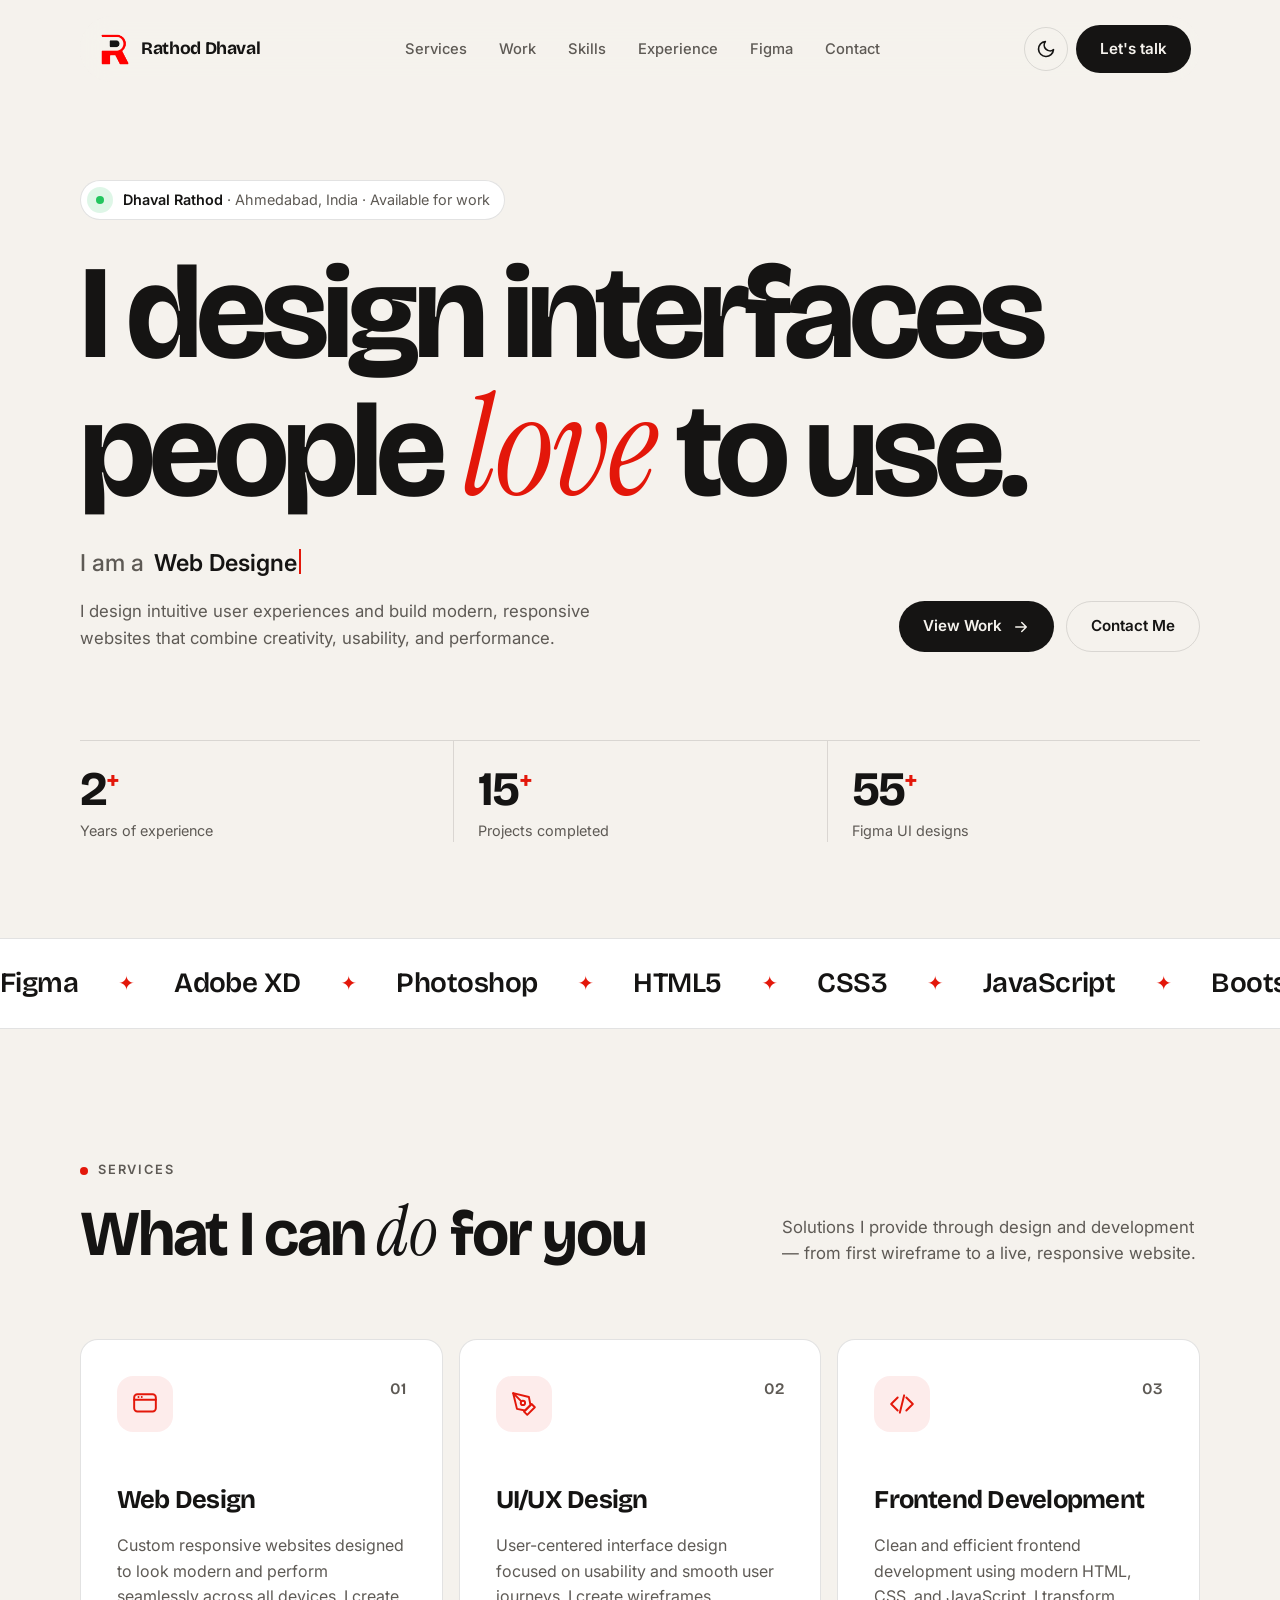
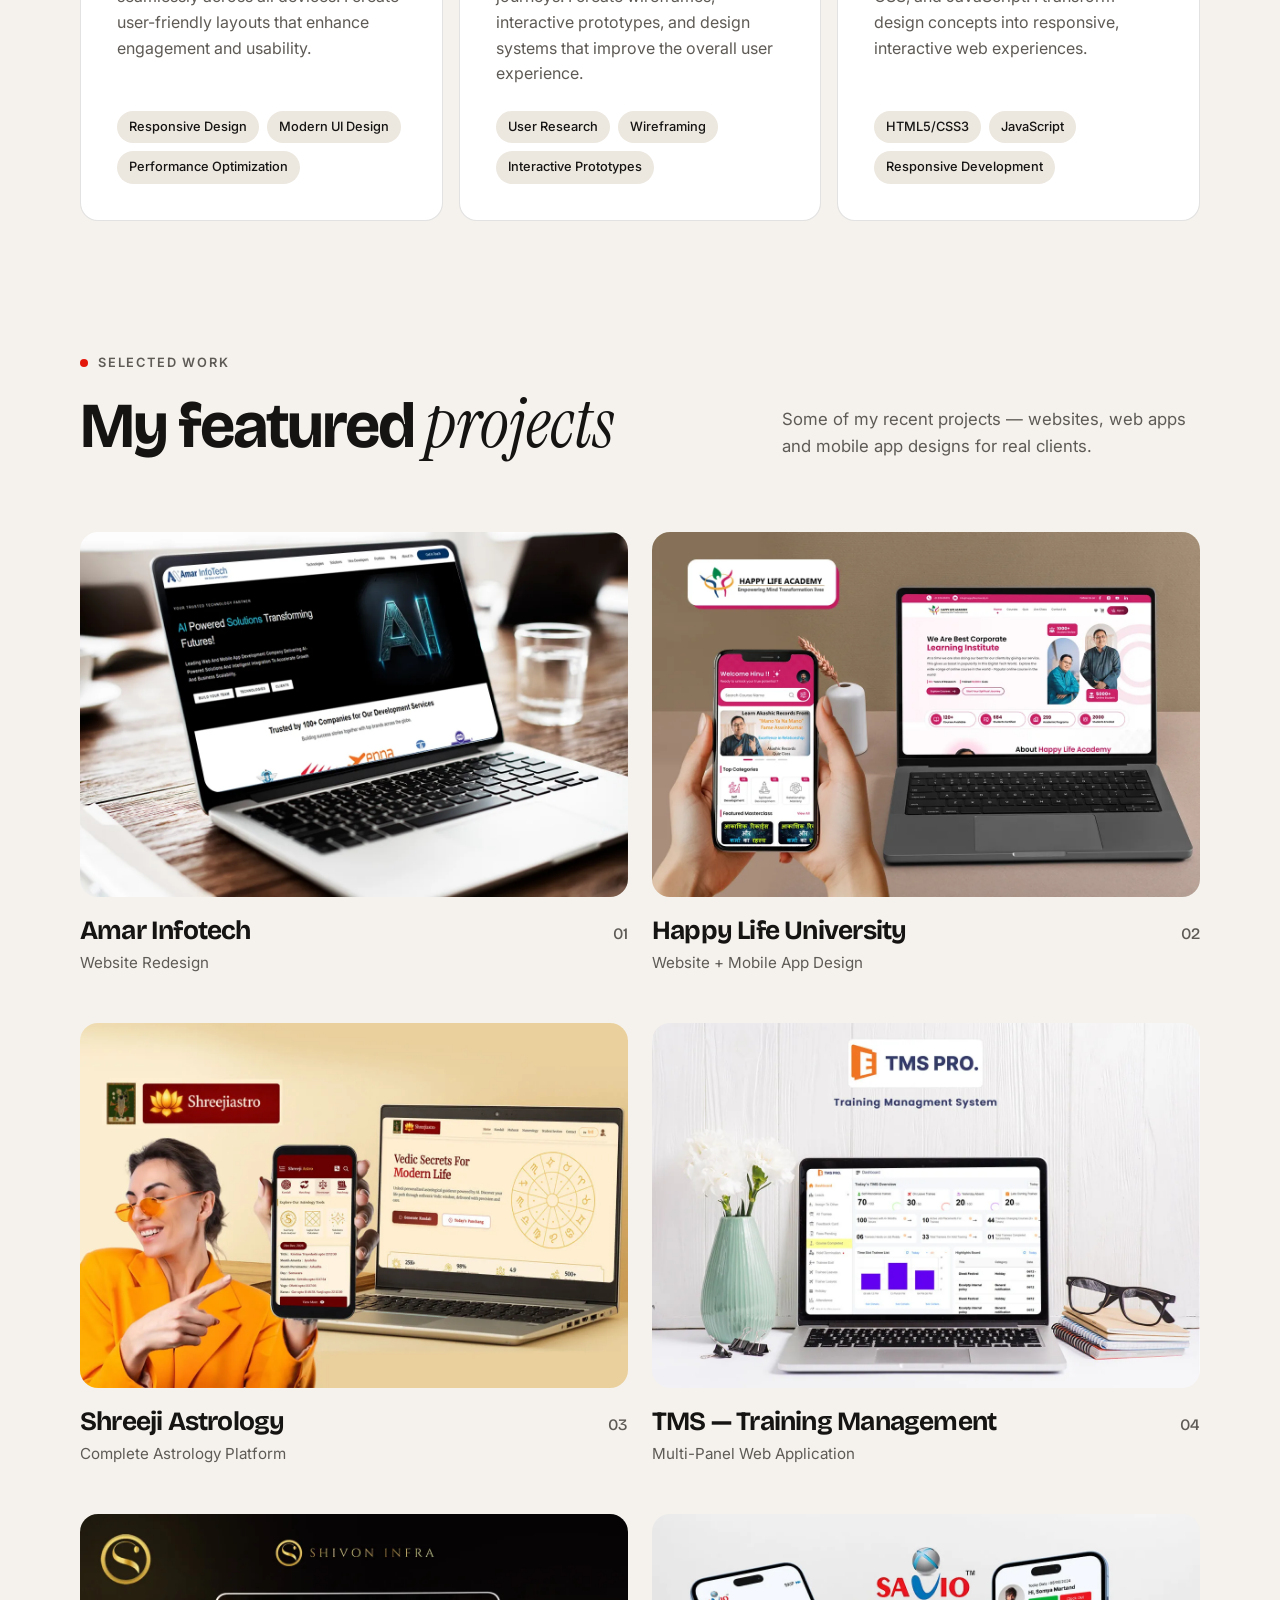
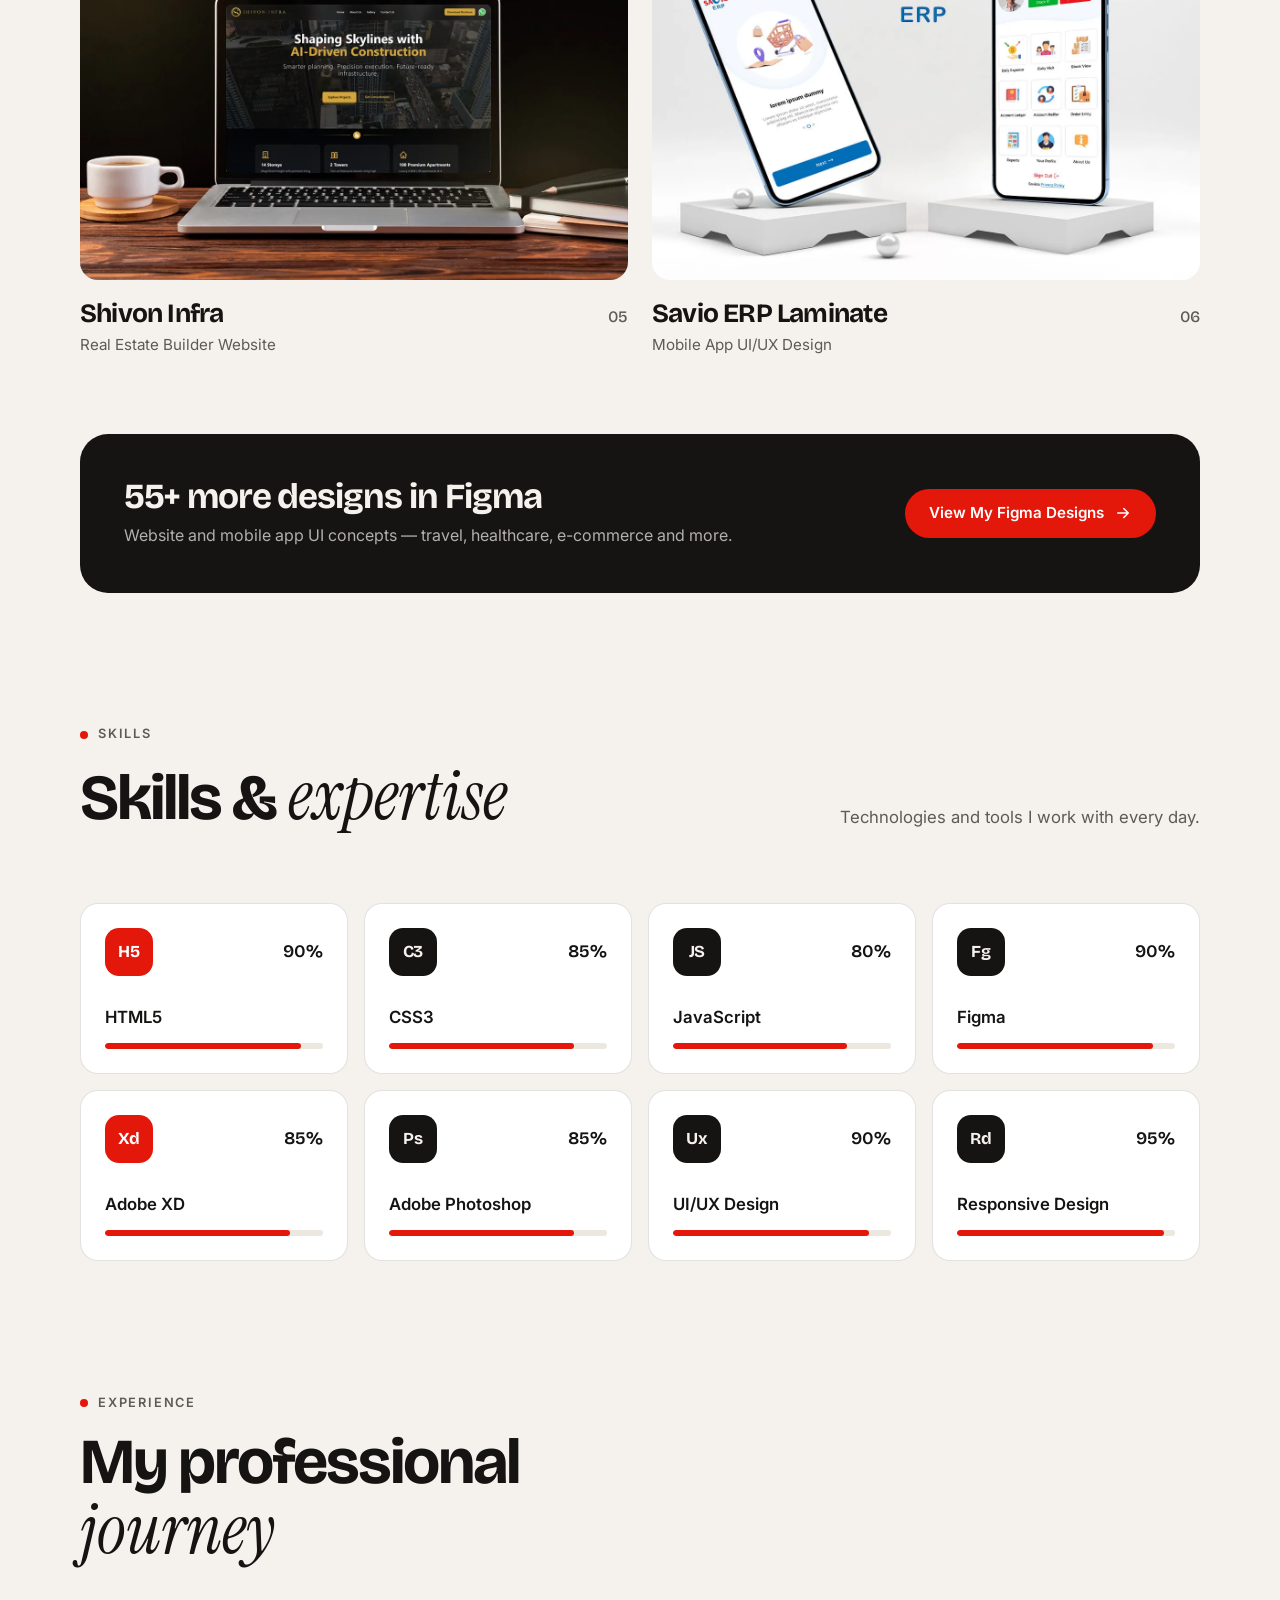
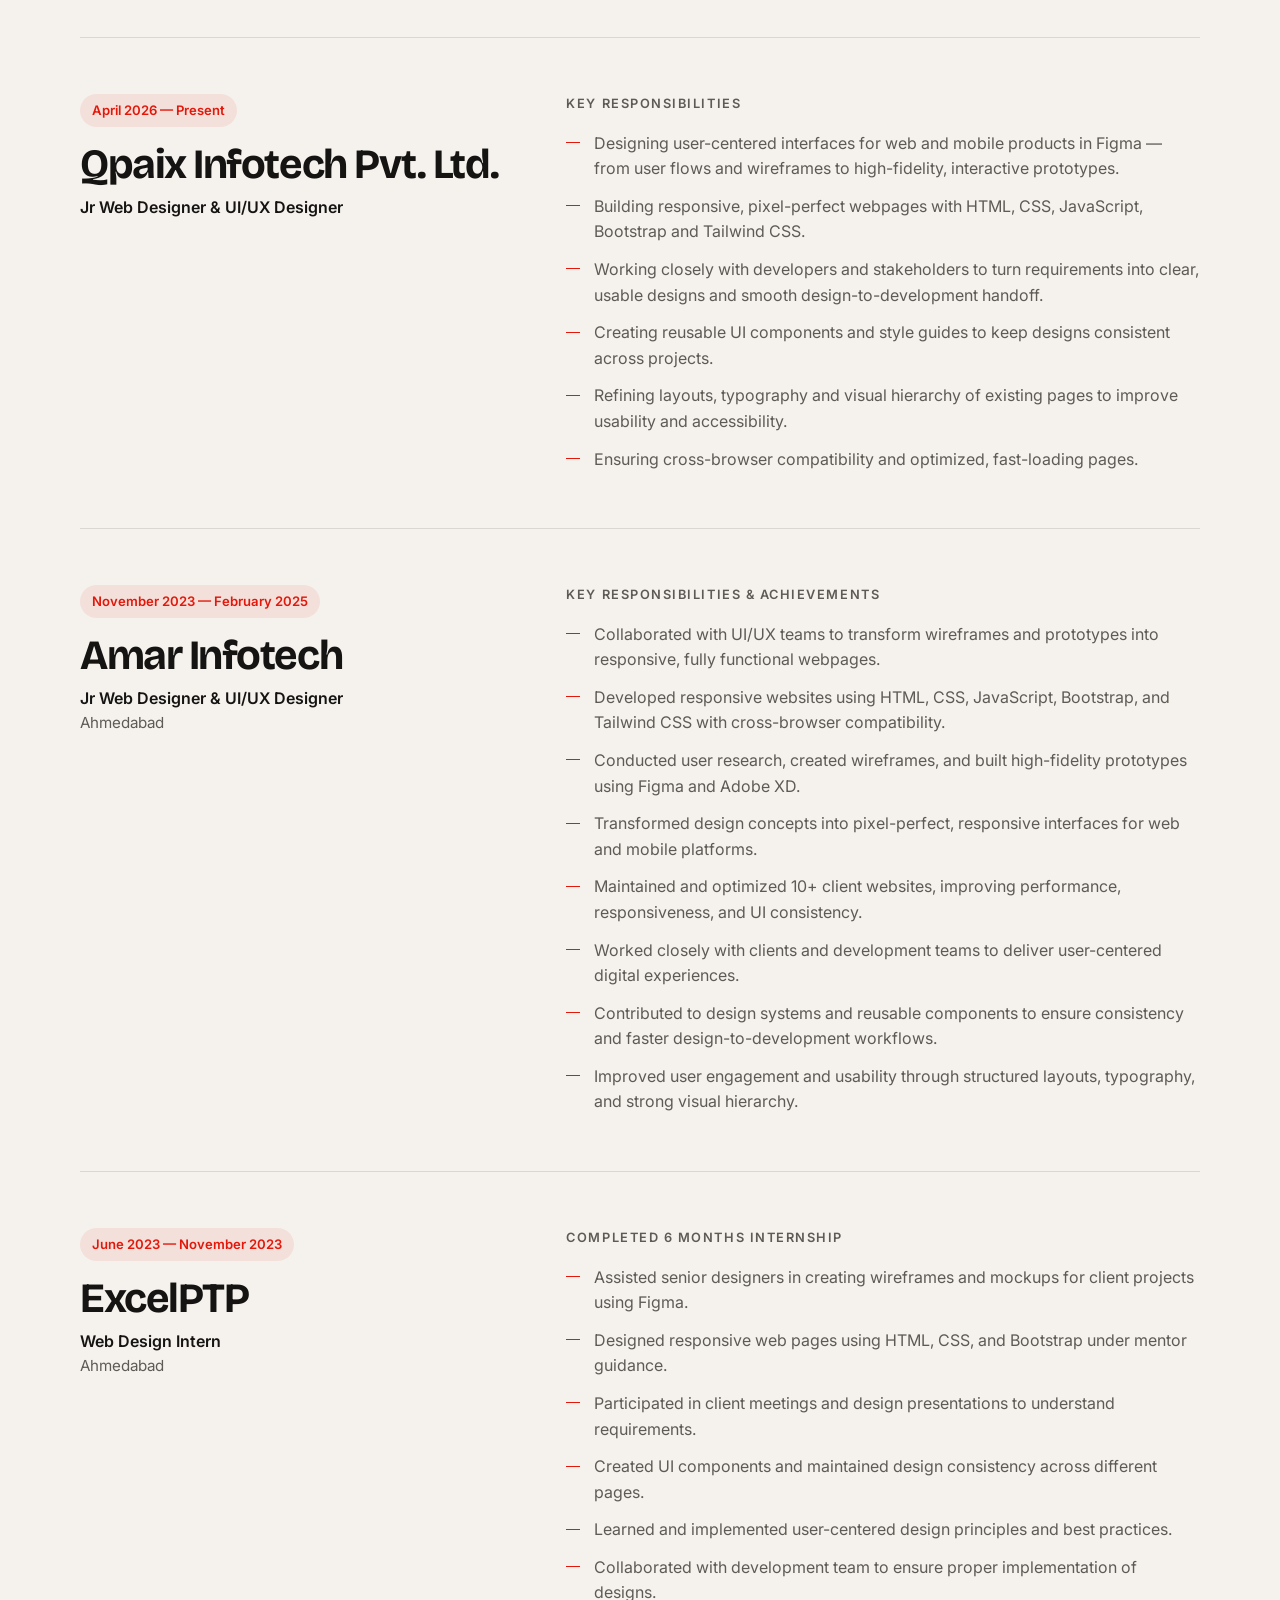
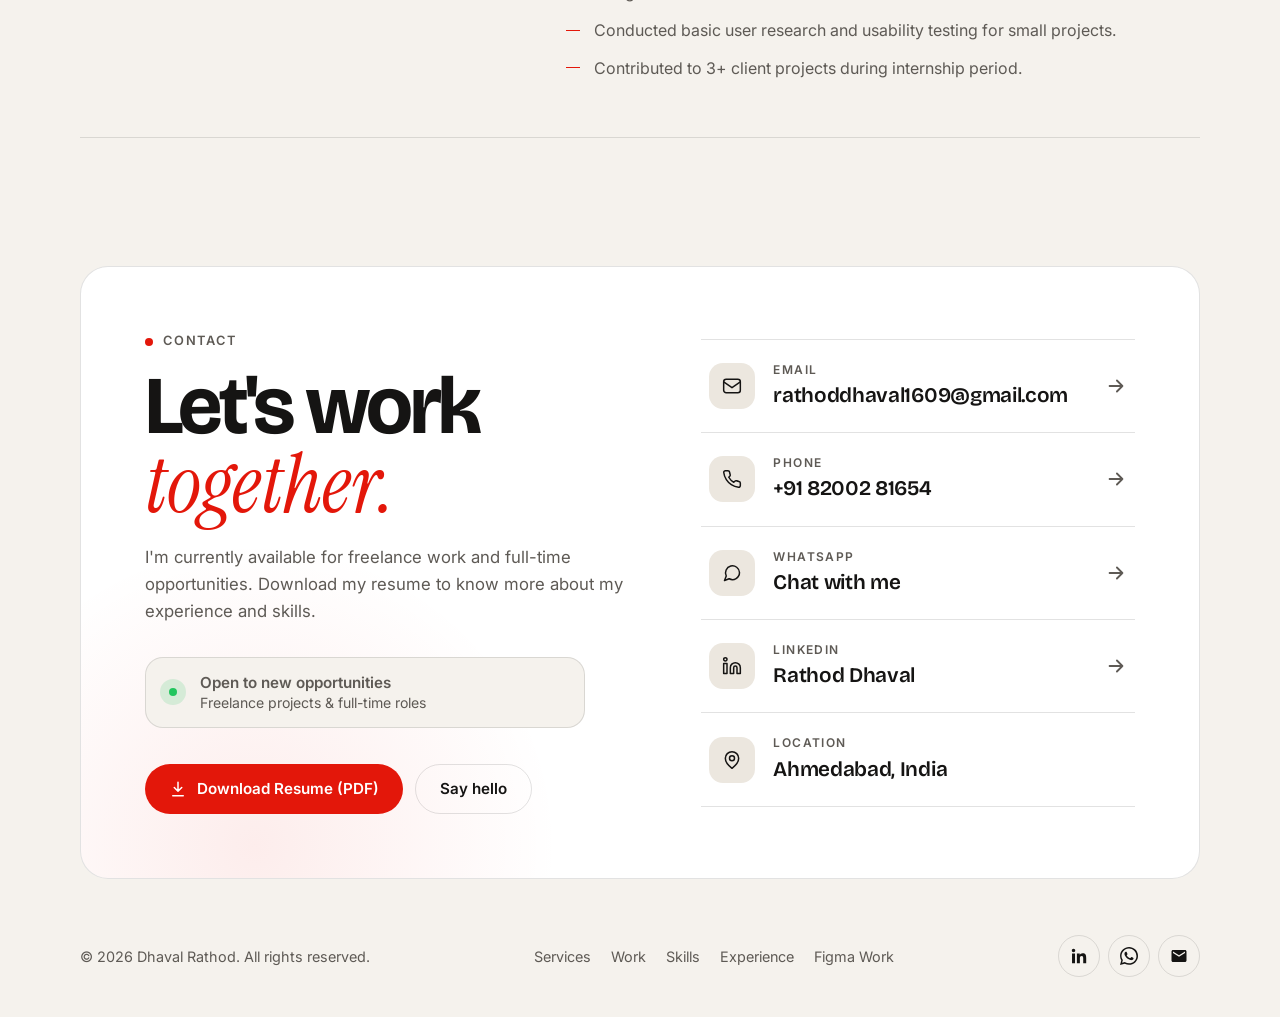
<file: new-portfolio/index.html>
<!DOCTYPE html>
<html lang="en">

<head>
    <meta charset="UTF-8">
    <meta name="viewport" content="width=device-width, initial-scale=1.0">

    <!-- ========== SEO ========== -->
    <title>Dhaval Rathod — Web Designer & UI/UX Designer</title>
    <meta name="description"
        content="Dhaval Rathod — Web Designer & UI/UX Designer based in Ahmedabad. Modern web design, responsive websites and user-centered interfaces with 2+ years of experience.">
    <meta name="keywords"
        content="web designer, UI UX designer, portfolio, Ahmedabad, frontend developer, responsive design, Figma">
    <meta name="author" content="Dhaval Rathod">
    <meta name="theme-color" content="#f5f2ed">

    <!-- ========== OPEN GRAPH ========== -->
    <meta property="og:title" content="Dhaval Rathod — Web Designer & UI/UX Designer">
    <meta property="og:description"
        content="Creating beautiful, functional digital experiences that users love. Specialized in modern web design and user-centered interfaces.">
    <meta property="og:image" content="https://dhavalrathod.com/assets/img/gemini.png">
    <meta property="og:url" content="https://dhavalrathod.com">
    <meta property="og:type" content="website">

    <link rel="icon" type="image/png" href="assets/img/favicon.png">

    <!-- ========== FONTS ========== -->
    <link rel="preconnect" href="https://fonts.googleapis.com">
    <link rel="preconnect" href="https://fonts.gstatic.com" crossorigin>
    <link
        href="https://fonts.googleapis.com/css2?family=Bricolage+Grotesque:opsz,wght@12..96,500..800&family=Inter:wght@400;500;600&family=Instrument+Serif:ital@1&display=swap"
        rel="stylesheet">

    <!-- Apply saved theme before paint to avoid a flash -->
    <script>
        (function () {
            var t = null;
            try { t = localStorage.getItem('theme'); } catch (e) { }
            if (!t) t = window.matchMedia('(prefers-color-scheme: dark)').matches ? 'dark' : 'light';
            document.documentElement.setAttribute('data-theme', t);
            document.documentElement.classList.add('js');
        })();
    </script>

    <link rel="stylesheet" href="assets/css/style.css">
</head>

<body>
    <a href="#main" class="skip-link">Skip to main content</a>

    <!-- ========== HEADER ========== -->
    <header class="header" id="header">
        <div class="container">
            <div class="header-inner">
                <a href="#home" class="brand" aria-label="Dhaval Rathod — back to top">
                    <img src="assets/img/logo.png" alt="" width="34" height="34">
                    <span>Rathod Dhaval</span>
                </a>

                <nav aria-label="Main navigation">
                    <ul class="nav-links" id="navMenu">
                        <li><a href="#services">Services</a></li>
                        <li><a href="#work">Work</a></li>
                        <li><a href="#skills">Skills</a></li>
                        <li><a href="#experience">Experience</a></li>
                        <li><a href="figma.html">Figma</a></li>
                        <li><a href="#contact">Contact</a></li>
                    </ul>
                </nav>

                <div class="header-actions">
                    <button type="button" class="icon-btn theme-toggle" aria-label="Toggle dark mode">
                        <svg class="icon-moon" viewBox="0 0 24 24" fill="none" stroke="currentColor" stroke-width="2"
                            stroke-linecap="round" stroke-linejoin="round" aria-hidden="true">
                            <path d="M21 12.79A9 9 0 1 1 11.21 3 7 7 0 0 0 21 12.79z" />
                        </svg>
                        <svg class="icon-sun" viewBox="0 0 24 24" fill="none" stroke="currentColor" stroke-width="2"
                            stroke-linecap="round" stroke-linejoin="round" aria-hidden="true">
                            <circle cx="12" cy="12" r="4" />
                            <path
                                d="M12 2v2M12 20v2M4.93 4.93l1.41 1.41M17.66 17.66l1.41 1.41M2 12h2M20 12h2M4.93 19.07l1.41-1.41M17.66 6.34l1.41-1.41" />
                        </svg>
                    </button>
                    <a href="#contact" class="btn btn-primary header-cta">Let's talk</a>
                    <button type="button" class="icon-btn menu-toggle" aria-label="Open menu" aria-expanded="false"
                        aria-controls="navMenu">
                        <span class="menu-toggle-lines" aria-hidden="true"><span></span><span></span><span></span></span>
                    </button>
                </div>
            </div>
        </div>
    </header>

    <main id="main">

        <!-- ========== HERO ========== -->
        <section class="hero" id="home">
            <div class="container">
                <div class="hero-main">
                    <div>
                        <p class="hero-intro rise">
                            <span class="status-dot" aria-hidden="true"></span>
                            <span><strong>Dhaval Rathod</strong><span class="hide-sm"> · Ahmedabad, India</span> · Available for work</span>
                        </p>

                        <h1 class="hero-title rise" style="--delay: .08s">
                            I design interfaces people <span class="serif accent">love</span> to use.
                        </h1>

                        <p class="hero-role rise" style="--delay: .16s">
                            <span>I am a</span>
                            <span><span class="rotator" id="rotator">Web Designer</span><span class="caret"
                                    aria-hidden="true"></span></span>
                        </p>

                        <p class="hero-desc rise" style="--delay: .2s">
                            I design intuitive user experiences and build modern, responsive websites that combine
                            creativity, usability, and performance.
                        </p>

                        <div class="hero-cta rise" style="--delay: .26s">
                            <a href="#work" class="btn btn-primary">
                                View Work
                                <svg viewBox="0 0 24 24" fill="none" stroke="currentColor" stroke-width="2"
                                    stroke-linecap="round" stroke-linejoin="round" aria-hidden="true">
                                    <path d="M5 12h14M13 6l6 6-6 6" />
                                </svg>
                            </a>
                            <a href="#contact" class="btn btn-ghost">Contact Me</a>
                        </div>
                    </div>
                </div>

                <div class="hero-stats rise" style="--delay: .3s">
                    <div class="stat">
                        <div class="stat-num">2<sup>+</sup></div>
                        <div class="stat-label">Years of experience</div>
                    </div>
                    <div class="stat">
                        <div class="stat-num">15<sup>+</sup></div>
                        <div class="stat-label">Projects completed</div>
                    </div>
                    <div class="stat">
                        <div class="stat-num">55<sup>+</sup></div>
                        <div class="stat-label">Figma UI designs</div>
                    </div>
                </div>
            </div>
        </section>

        <!-- ========== TOOLS MARQUEE ========== -->
        <div class="marquee" aria-label="Tools I use: Figma, Adobe XD, Photoshop, HTML5, CSS3, JavaScript, Bootstrap, Tailwind CSS, VS Code">
            <div class="marquee-track" aria-hidden="true">
                <div class="marquee-group">
                    <span class="marquee-item">Figma</span>
                    <span class="marquee-item">Adobe XD</span>
                    <span class="marquee-item">Photoshop</span>
                    <span class="marquee-item">HTML5</span>
                    <span class="marquee-item">CSS3</span>
                    <span class="marquee-item">JavaScript</span>
                    <span class="marquee-item">Bootstrap</span>
                    <span class="marquee-item">Tailwind CSS</span>
                    <span class="marquee-item">VS Code</span>
                </div>
                <div class="marquee-group">
                    <span class="marquee-item">Figma</span>
                    <span class="marquee-item">Adobe XD</span>
                    <span class="marquee-item">Photoshop</span>
                    <span class="marquee-item">HTML5</span>
                    <span class="marquee-item">CSS3</span>
                    <span class="marquee-item">JavaScript</span>
                    <span class="marquee-item">Bootstrap</span>
                    <span class="marquee-item">Tailwind CSS</span>
                    <span class="marquee-item">VS Code</span>
                </div>
            </div>
        </div>

        <!-- ========== SERVICES ========== -->
        <section class="section" id="services">
            <div class="container">
                <div class="section-head">
                    <div>
                        <p class="eyebrow">Services</p>
                        <h2 class="section-title reveal">What I can <span class="serif">do</span> for you</h2>
                    </div>
                    <p class="section-lead reveal">Solutions I provide through design and development — from first
                        wireframe to a live, responsive website.</p>
                </div>

                <div class="services-grid">
                    <article class="service reveal">
                        <div class="service-top">
                            <span class="service-icon" aria-hidden="true">
                                <svg viewBox="0 0 24 24" fill="none" stroke="currentColor" stroke-width="1.8"
                                    stroke-linecap="round" stroke-linejoin="round">
                                    <rect x="2" y="3" width="20" height="16" rx="3" />
                                    <path d="M2 8h20M6 5.5h.01M9 5.5h.01" />
                                </svg>
                            </span>
                            <span class="service-num">01</span>
                        </div>
                        <h3>Web Design</h3>
                        <p>Custom responsive websites designed to look modern and perform seamlessly across all
                            devices. I create user-friendly layouts that enhance engagement and usability.</p>
                        <ul class="tags">
                            <li class="tag">Responsive Design</li>
                            <li class="tag">Modern UI Design</li>
                            <li class="tag">Performance Optimization</li>
                        </ul>
                    </article>

                    <article class="service reveal" style="--delay: .08s">
                        <div class="service-top">
                            <span class="service-icon" aria-hidden="true">
                                <svg viewBox="0 0 24 24" fill="none" stroke="currentColor" stroke-width="1.8"
                                    stroke-linecap="round" stroke-linejoin="round">
                                    <path d="M12 19l7-7 3 3-7 7-3-3z" />
                                    <path d="M18 13l-1.5-7.5L2 2l3.5 14.5L13 18l5-5z" />
                                    <path d="M2 2l7.586 7.586" />
                                    <circle cx="11" cy="11" r="2" />
                                </svg>
                            </span>
                            <span class="service-num">02</span>
                        </div>
                        <h3>UI/UX Design</h3>
                        <p>User-centered interface design focused on usability and smooth user journeys. I create
                            wireframes, interactive prototypes, and design systems that improve the overall user
                            experience.</p>
                        <ul class="tags">
                            <li class="tag">User Research</li>
                            <li class="tag">Wireframing</li>
                            <li class="tag">Interactive Prototypes</li>
                        </ul>
                    </article>

                    <article class="service reveal" style="--delay: .16s">
                        <div class="service-top">
                            <span class="service-icon" aria-hidden="true">
                                <svg viewBox="0 0 24 24" fill="none" stroke="currentColor" stroke-width="1.8"
                                    stroke-linecap="round" stroke-linejoin="round">
                                    <path d="M16 18l6-6-6-6M8 6l-6 6 6 6M14 4l-4 16" />
                                </svg>
                            </span>
                            <span class="service-num">03</span>
                        </div>
                        <h3>Frontend Development</h3>
                        <p>Clean and efficient frontend development using modern HTML, CSS, and JavaScript. I
                            transform design concepts into responsive, interactive web experiences.</p>
                        <ul class="tags">
                            <li class="tag">HTML5/CSS3</li>
                            <li class="tag">JavaScript</li>
                            <li class="tag">Responsive Development</li>
                        </ul>
                    </article>
                </div>
            </div>
        </section>

        <!-- ========== WORK ========== -->
        <section class="section" id="work" style="padding-top: 0">
            <div class="container">
                <div class="section-head">
                    <div>
                        <p class="eyebrow">Selected work</p>
                        <h2 class="section-title reveal">My featured <span class="serif">projects</span></h2>
                    </div>
                    <p class="section-lead reveal">Some of my recent projects — websites, web apps and mobile app
                        designs for real clients.</p>
                </div>

                <div class="work-grid">
                    <button type="button" class="work-card reveal" data-case="case1"
                        aria-label="View Amar Infotech project details">
                        <div class="work-media">
                            <img src="assets/img/Pro-1.webp" width="1200" height="800" alt="Amar Infotech website redesign"
                                loading="lazy">
                            <span class="work-open" aria-hidden="true">View project
                                <svg viewBox="0 0 24 24" fill="none" stroke="currentColor" stroke-width="2"
                                    stroke-linecap="round" stroke-linejoin="round">
                                    <path d="M7 17L17 7M8 7h9v9" />
                                </svg></span>
                        </div>
                        <div class="work-meta">
                            <h3>Amar Infotech</h3>
                            <span class="work-index">01</span>
                        </div>
                        <p class="work-cat">Website Redesign</p>
                    </button>

                    <button type="button" class="work-card reveal" style="--delay: .08s" data-case="case2"
                        aria-label="View Happy Life University project details">
                        <div class="work-media">
                            <img src="assets/img/Pro-2.webp" width="1200" height="800" alt="Happy Life University website and app"
                                loading="lazy">
                            <span class="work-open" aria-hidden="true">View project
                                <svg viewBox="0 0 24 24" fill="none" stroke="currentColor" stroke-width="2"
                                    stroke-linecap="round" stroke-linejoin="round">
                                    <path d="M7 17L17 7M8 7h9v9" />
                                </svg></span>
                        </div>
                        <div class="work-meta">
                            <h3>Happy Life University</h3>
                            <span class="work-index">02</span>
                        </div>
                        <p class="work-cat">Website + Mobile App Design</p>
                    </button>

                    <button type="button" class="work-card reveal" data-case="case3"
                        aria-label="View Shreeji Astrology project details">
                        <div class="work-media">
                            <img src="assets/img/Pro-3.webp" width="1200" height="800" alt="Shreeji Astrology website and app"
                                loading="lazy">
                            <span class="work-open" aria-hidden="true">View project
                                <svg viewBox="0 0 24 24" fill="none" stroke="currentColor" stroke-width="2"
                                    stroke-linecap="round" stroke-linejoin="round">
                                    <path d="M7 17L17 7M8 7h9v9" />
                                </svg></span>
                        </div>
                        <div class="work-meta">
                            <h3>Shreeji Astrology</h3>
                            <span class="work-index">03</span>
                        </div>
                        <p class="work-cat">Complete Astrology Platform</p>
                    </button>

                    <button type="button" class="work-card reveal" style="--delay: .08s" data-case="case4"
                        aria-label="View Training Management System project details">
                        <div class="work-media">
                            <img src="assets/img/Pro-4.webp" width="1200" height="800" alt="Training Management System dashboard"
                                loading="lazy">
                            <span class="work-open" aria-hidden="true">View project
                                <svg viewBox="0 0 24 24" fill="none" stroke="currentColor" stroke-width="2"
                                    stroke-linecap="round" stroke-linejoin="round">
                                    <path d="M7 17L17 7M8 7h9v9" />
                                </svg></span>
                        </div>
                        <div class="work-meta">
                            <h3>TMS — Training Management</h3>
                            <span class="work-index">04</span>
                        </div>
                        <p class="work-cat">Multi-Panel Web Application</p>
                    </button>

                    <button type="button" class="work-card reveal" data-case="case5"
                        aria-label="View Shivon Infra project details">
                        <div class="work-media">
                            <img src="assets/img/Pro-5.webp" width="1200" height="800" alt="Shivon Infra real estate website"
                                loading="lazy">
                            <span class="work-open" aria-hidden="true">View project
                                <svg viewBox="0 0 24 24" fill="none" stroke="currentColor" stroke-width="2"
                                    stroke-linecap="round" stroke-linejoin="round">
                                    <path d="M7 17L17 7M8 7h9v9" />
                                </svg></span>
                        </div>
                        <div class="work-meta">
                            <h3>Shivon Infra</h3>
                            <span class="work-index">05</span>
                        </div>
                        <p class="work-cat">Real Estate Builder Website</p>
                    </button>

                    <button type="button" class="work-card reveal" style="--delay: .08s" data-case="case6"
                        aria-label="View Savio ERP Laminate project details">
                        <div class="work-media">
                            <img src="assets/img/Pro-6.webp" width="1200" height="800" alt="Savio ERP Laminate mobile app design"
                                loading="lazy">
                            <span class="work-open" aria-hidden="true">View project
                                <svg viewBox="0 0 24 24" fill="none" stroke="currentColor" stroke-width="2"
                                    stroke-linecap="round" stroke-linejoin="round">
                                    <path d="M7 17L17 7M8 7h9v9" />
                                </svg></span>
                        </div>
                        <div class="work-meta">
                            <h3>Savio ERP Laminate</h3>
                            <span class="work-index">06</span>
                        </div>
                        <p class="work-cat">Mobile App UI/UX Design</p>
                    </button>
                </div>

                <div class="figma-cta reveal">
                    <div>
                        <h3>55+ more designs in Figma</h3>
                        <p>Website and mobile app UI concepts — travel, healthcare, e-commerce and more.</p>
                    </div>
                    <a href="figma.html" class="btn">
                        View My Figma Designs
                        <svg viewBox="0 0 24 24" fill="none" stroke="currentColor" stroke-width="2"
                            stroke-linecap="round" stroke-linejoin="round" aria-hidden="true">
                            <path d="M5 12h14M13 6l6 6-6 6" />
                        </svg>
                    </a>
                </div>
            </div>
        </section>

        <!-- ========== SKILLS ========== -->
        <section class="section" id="skills" style="padding-top: 0">
            <div class="container">
                <div class="section-head">
                    <div>
                        <p class="eyebrow">Skills</p>
                        <h2 class="section-title reveal">Skills &amp; <span class="serif">expertise</span></h2>
                    </div>
                    <p class="section-lead reveal">Technologies and tools I work with every day.</p>
                </div>

                <div class="skills-grid">
                    <div class="skill reveal">
                        <div class="skill-head"><span class="skill-mono" aria-hidden="true">H5</span><span
                                class="skill-pct">90%</span></div>
                        <h3>HTML5</h3>
                        <div class="meter" role="img" aria-label="HTML5 proficiency 90%"><span style="--value: 90%"></span></div>
                    </div>
                    <div class="skill reveal" style="--delay: .05s">
                        <div class="skill-head"><span class="skill-mono" aria-hidden="true">C3</span><span
                                class="skill-pct">85%</span></div>
                        <h3>CSS3</h3>
                        <div class="meter" role="img" aria-label="CSS3 proficiency 85%"><span style="--value: 85%"></span></div>
                    </div>
                    <div class="skill reveal" style="--delay: .1s">
                        <div class="skill-head"><span class="skill-mono" aria-hidden="true">JS</span><span
                                class="skill-pct">80%</span></div>
                        <h3>JavaScript</h3>
                        <div class="meter" role="img" aria-label="JavaScript proficiency 80%"><span style="--value: 80%"></span></div>
                    </div>
                    <div class="skill reveal" style="--delay: .15s">
                        <div class="skill-head"><span class="skill-mono" aria-hidden="true">Fg</span><span
                                class="skill-pct">90%</span></div>
                        <h3>Figma</h3>
                        <div class="meter" role="img" aria-label="Figma proficiency 90%"><span style="--value: 90%"></span></div>
                    </div>
                    <div class="skill reveal">
                        <div class="skill-head"><span class="skill-mono" aria-hidden="true">Xd</span><span
                                class="skill-pct">85%</span></div>
                        <h3>Adobe XD</h3>
                        <div class="meter" role="img" aria-label="Adobe XD proficiency 85%"><span style="--value: 85%"></span></div>
                    </div>
                    <div class="skill reveal" style="--delay: .05s">
                        <div class="skill-head"><span class="skill-mono" aria-hidden="true">Ps</span><span
                                class="skill-pct">85%</span></div>
                        <h3>Adobe Photoshop</h3>
                        <div class="meter" role="img" aria-label="Adobe Photoshop proficiency 85%"><span style="--value: 85%"></span></div>
                    </div>
                    <div class="skill reveal" style="--delay: .1s">
                        <div class="skill-head"><span class="skill-mono" aria-hidden="true">Ux</span><span
                                class="skill-pct">90%</span></div>
                        <h3>UI/UX Design</h3>
                        <div class="meter" role="img" aria-label="UI/UX Design proficiency 90%"><span style="--value: 90%"></span></div>
                    </div>
                    <div class="skill reveal" style="--delay: .15s">
                        <div class="skill-head"><span class="skill-mono" aria-hidden="true">Rd</span><span
                                class="skill-pct">95%</span></div>
                        <h3>Responsive Design</h3>
                        <div class="meter" role="img" aria-label="Responsive Design proficiency 95%"><span style="--value: 95%"></span></div>
                    </div>
                </div>
            </div>
        </section>

        <!-- ========== EXPERIENCE ========== -->
        <section class="section" id="experience" style="padding-top: 0">
            <div class="container">
                <div class="section-head">
                    <div>
                        <p class="eyebrow">Experience</p>
                        <h2 class="section-title reveal">My professional <span class="serif">journey</span></h2>
                    </div>
                </div>

                <div class="timeline">
                    <article class="job reveal">
                        <div>
                            <span class="job-date">April 2026 — Present</span>
                            <h3 class="job-company"><a href="https://qpaix.com/" target="_blank"
                                    rel="noopener noreferrer">Qpaix Infotech Pvt. Ltd.</a></h3>
                            <p class="job-role">Jr Web Designer &amp; UI/UX Designer</p>
                        </div>
                        <div>
                            <p class="job-label">Key responsibilities</p>
                            <ul class="job-list">
                                <li>Designing user-centered interfaces for web and mobile products in Figma — from user
                                    flows and wireframes to high-fidelity, interactive prototypes.</li>
                                <li>Building responsive, pixel-perfect webpages with HTML, CSS, JavaScript, Bootstrap
                                    and Tailwind CSS.</li>
                                <li>Working closely with developers and stakeholders to turn requirements into clear,
                                    usable designs and smooth design-to-development handoff.</li>
                                <li>Creating reusable UI components and style guides to keep designs consistent across
                                    projects.</li>
                                <li>Refining layouts, typography and visual hierarchy of existing pages to improve
                                    usability and accessibility.</li>
                                <li>Ensuring cross-browser compatibility and optimized, fast-loading pages.</li>
                            </ul>
                        </div>
                    </article>

                    <article class="job reveal">
                        <div>
                            <span class="job-date">November 2023 — February 2025</span>
                            <h3 class="job-company">Amar Infotech</h3>
                            <p class="job-role">Jr Web Designer &amp; UI/UX Designer</p>
                            <p class="job-loc">Ahmedabad</p>
                        </div>
                        <div>
                            <p class="job-label">Key responsibilities &amp; achievements</p>
                            <ul class="job-list">
                                <li>Collaborated with UI/UX teams to transform wireframes and prototypes into
                                    responsive, fully functional webpages.</li>
                                <li>Developed responsive websites using HTML, CSS, JavaScript, Bootstrap, and Tailwind
                                    CSS with cross-browser compatibility.</li>
                                <li>Conducted user research, created wireframes, and built high-fidelity prototypes
                                    using Figma and Adobe XD.</li>
                                <li>Transformed design concepts into pixel-perfect, responsive interfaces for web and
                                    mobile platforms.</li>
                                <li>Maintained and optimized 10+ client websites, improving performance, responsiveness,
                                    and UI consistency.</li>
                                <li>Worked closely with clients and development teams to deliver user-centered digital
                                    experiences.</li>
                                <li>Contributed to design systems and reusable components to ensure consistency and
                                    faster design-to-development workflows.</li>
                                <li>Improved user engagement and usability through structured layouts, typography, and
                                    strong visual hierarchy.</li>
                            </ul>
                        </div>
                    </article>

                    <article class="job reveal">
                        <div>
                            <span class="job-date">June 2023 — November 2023</span>
                            <h3 class="job-company">ExcelPTP</h3>
                            <p class="job-role">Web Design Intern</p>
                            <p class="job-loc">Ahmedabad</p>
                        </div>
                        <div>
                            <p class="job-label">Completed 6 months internship</p>
                            <ul class="job-list">
                                <li>Assisted senior designers in creating wireframes and mockups for client projects
                                    using Figma.</li>
                                <li>Designed responsive web pages using HTML, CSS, and Bootstrap under mentor guidance.
                                </li>
                                <li>Participated in client meetings and design presentations to understand
                                    requirements.</li>
                                <li>Created UI components and maintained design consistency across different pages.</li>
                                <li>Learned and implemented user-centered design principles and best practices.</li>
                                <li>Collaborated with development team to ensure proper implementation of designs.</li>
                                <li>Conducted basic user research and usability testing for small projects.</li>
                                <li>Contributed to 3+ client projects during internship period.</li>
                            </ul>
                        </div>
                    </article>
                </div>
            </div>
        </section>

        <!-- ========== CONTACT ========== -->
        <section class="contact" id="contact">
            <div class="container">
                <div class="contact-panel reveal">
                    <div class="contact-intro">
                        <p class="eyebrow">Contact</p>
                        <h2 class="contact-title">Let's work <span class="serif">together.</span></h2>
                        <p class="contact-sub">I'm currently available for freelance work and full-time opportunities.
                            Download my resume to know more about my experience and skills.</p>
                        <div class="availability">
                            <span class="status-dot" aria-hidden="true"></span>
                            <span><strong>Open to new opportunities</strong>
                                <span>Freelance projects &amp; full-time roles</span></span>
                        </div>
                        <div class="contact-actions">
                            <a href="https://drive.google.com/uc?export=download&amp;id=12kxhYpR76QlL1-klxQ4hb9BVI09mgA2N"
                                class="btn btn-accent">
                                <svg viewBox="0 0 24 24" fill="none" stroke="currentColor" stroke-width="2"
                                    stroke-linecap="round" stroke-linejoin="round" aria-hidden="true">
                                    <path d="M12 3v12M7 10l5 5 5-5M5 21h14" />
                                </svg>
                                Download Resume (PDF)
                            </a>
                            <a href="mailto:rathoddhaval1609@gmail.com" class="btn btn-ghost">Say hello</a>
                        </div>
                    </div>

                    <ul class="contact-list">
                        <li>
                            <a class="contact-row" href="mailto:rathoddhaval1609@gmail.com">
                                <span class="contact-row-icon" aria-hidden="true">
                                    <svg viewBox="0 0 24 24" fill="none" stroke="currentColor" stroke-width="1.8"
                                        stroke-linecap="round" stroke-linejoin="round">
                                        <rect x="2" y="4" width="20" height="16" rx="3" />
                                        <path d="M2 7l10 7 10-7" />
                                    </svg>
                                </span>
                                <span>
                                    <span class="contact-row-label">Email</span>
                                    <span class="contact-row-value">rathoddhaval1609@gmail.com</span>
                                </span>
                                <svg class="contact-row-arrow" viewBox="0 0 24 24" fill="none" stroke="currentColor"
                                    stroke-width="2" stroke-linecap="round" stroke-linejoin="round" aria-hidden="true">
                                    <path d="M5 12h14M13 6l6 6-6 6" />
                                </svg>
                            </a>
                        </li>
                        <li>
                            <a class="contact-row" href="tel:+918200281654">
                                <span class="contact-row-icon" aria-hidden="true">
                                    <svg viewBox="0 0 24 24" fill="none" stroke="currentColor" stroke-width="1.8"
                                        stroke-linecap="round" stroke-linejoin="round">
                                        <path
                                            d="M22 16.92v3a2 2 0 0 1-2.18 2 19.8 19.8 0 0 1-8.63-3.07 19.5 19.5 0 0 1-6-6A19.8 19.8 0 0 1 2.1 4.18 2 2 0 0 1 4.1 2h3a2 2 0 0 1 2 1.72c.13.96.36 1.9.7 2.81a2 2 0 0 1-.45 2.11L8.1 9.9a16 16 0 0 0 6 6l1.27-1.27a2 2 0 0 1 2.11-.45c.9.34 1.85.57 2.81.7A2 2 0 0 1 22 16.92z" />
                                    </svg>
                                </span>
                                <span>
                                    <span class="contact-row-label">Phone</span>
                                    <span class="contact-row-value">+91 82002 81654</span>
                                </span>
                                <svg class="contact-row-arrow" viewBox="0 0 24 24" fill="none" stroke="currentColor"
                                    stroke-width="2" stroke-linecap="round" stroke-linejoin="round" aria-hidden="true">
                                    <path d="M5 12h14M13 6l6 6-6 6" />
                                </svg>
                            </a>
                        </li>
                        <li>
                            <a class="contact-row"
                                href="https://wa.me/918200281654?text=Hi%20Dhaval,%20I'm%20interested%20in%20your%20work"
                                target="_blank" rel="noopener noreferrer">
                                <span class="contact-row-icon" aria-hidden="true">
                                    <svg viewBox="0 0 24 24" fill="none" stroke="currentColor" stroke-width="1.8"
                                        stroke-linecap="round" stroke-linejoin="round">
                                        <path d="M21 11.5a8.4 8.4 0 0 1-12.4 7.4L3 21l2.1-5.4A8.4 8.4 0 1 1 21 11.5z" />
                                    </svg>
                                </span>
                                <span>
                                    <span class="contact-row-label">WhatsApp</span>
                                    <span class="contact-row-value">Chat with me</span>
                                </span>
                                <svg class="contact-row-arrow" viewBox="0 0 24 24" fill="none" stroke="currentColor"
                                    stroke-width="2" stroke-linecap="round" stroke-linejoin="round" aria-hidden="true">
                                    <path d="M5 12h14M13 6l6 6-6 6" />
                                </svg>
                            </a>
                        </li>
                        <li>
                            <a class="contact-row" href="https://linkedin.com/in/rathod-dhaval-57a87a1b6" target="_blank"
                                rel="noopener noreferrer">
                                <span class="contact-row-icon" aria-hidden="true">
                                    <svg viewBox="0 0 24 24" fill="none" stroke="currentColor" stroke-width="1.8"
                                        stroke-linecap="round" stroke-linejoin="round">
                                        <path d="M16 8a6 6 0 0 1 6 6v7h-4v-7a2 2 0 0 0-4 0v7h-4v-7a6 6 0 0 1 6-6z" />
                                        <rect x="2" y="9" width="4" height="12" />
                                        <circle cx="4" cy="4" r="2" />
                                    </svg>
                                </span>
                                <span>
                                    <span class="contact-row-label">LinkedIn</span>
                                    <span class="contact-row-value">Rathod Dhaval</span>
                                </span>
                                <svg class="contact-row-arrow" viewBox="0 0 24 24" fill="none" stroke="currentColor"
                                    stroke-width="2" stroke-linecap="round" stroke-linejoin="round" aria-hidden="true">
                                    <path d="M5 12h14M13 6l6 6-6 6" />
                                </svg>
                            </a>
                        </li>
                        <li>
                            <div class="contact-row">
                                <span class="contact-row-icon" aria-hidden="true">
                                    <svg viewBox="0 0 24 24" fill="none" stroke="currentColor" stroke-width="1.8"
                                        stroke-linecap="round" stroke-linejoin="round">
                                        <path d="M20 10c0 6-8 12-8 12s-8-6-8-12a8 8 0 0 1 16 0z" />
                                        <circle cx="12" cy="10" r="3" />
                                    </svg>
                                </span>
                                <span>
                                    <span class="contact-row-label">Location</span>
                                    <span class="contact-row-value">Ahmedabad, India</span>
                                </span>
                            </div>
                        </li>
                    </ul>
                </div>
            </div>
        </section>
    </main>

    <!-- ========== FOOTER ========== -->
    <footer class="footer">
        <div class="container footer-inner">
            <p>© <span data-year>2026</span> Dhaval Rathod. All rights reserved.</p>
            <ul class="footer-links">
                <li><a href="#services">Services</a></li>
                <li><a href="#work">Work</a></li>
                <li><a href="#skills">Skills</a></li>
                <li><a href="#experience">Experience</a></li>
                <li><a href="figma.html">Figma Work</a></li>
            </ul>
            <div class="socials">
                <a href="https://linkedin.com/in/rathod-dhaval-57a87a1b6" target="_blank" rel="noopener noreferrer"
                    aria-label="LinkedIn profile">
                    <svg viewBox="0 0 100 100" aria-hidden="true">
                        <path
                            d="M90 90V60.7c0-14.4-3.1-25.4-19.9-25.4-8.1 0-13.5 4.4-15.7 8.6h-.2v-7.3H38.3V90h16.6V63.5c0-7 1.3-13.7 9.9-13.7 8.5 0 8.6 7.9 8.6 14.1v26H90zM11.3 36.6h16.6V90H11.3zM19.6 10c-5.3 0-9.6 4.3-9.6 9.6s4.3 9.7 9.6 9.7 9.6-4.4 9.6-9.7-4.3-9.6-9.6-9.6z" />
                    </svg>
                </a>
                <a href="https://wa.me/918200281654" target="_blank" rel="noopener noreferrer"
                    aria-label="WhatsApp">
                    <svg viewBox="0 0 24 24" aria-hidden="true">
                        <path
                            d="M20.52 3.449C12.831-3.984.106 1.407.101 11.893c0 2.096.549 4.14 1.595 5.945L0 24l6.335-1.652c7.905 4.27 17.661-1.4 17.665-10.449 0-3.176-1.24-6.165-3.495-8.411zm-8.5 18.3c-1.79 0-3.54-.48-5.07-1.39l-.36-.21-3.76.98 1-3.65-.24-.38a9.86 9.86 0 0 1 8.43-15.08 9.86 9.86 0 0 1 9.93 9.86c0 5.45-4.48 9.87-9.93 9.87zm5.44-7.4c-.3-.15-1.76-.87-2.03-.97-.27-.1-.47-.15-.67.15-.2.3-.77.97-.94 1.16-.17.2-.35.22-.65.07-.3-.15-1.26-.46-2.4-1.48-.89-.79-1.49-1.77-1.66-2.07-.17-.3-.02-.46.13-.61.13-.13.3-.35.45-.52.15-.17.2-.3.3-.5.1-.2.05-.37-.03-.52-.07-.15-.67-1.62-.92-2.21-.24-.58-.49-.5-.67-.51h-.57c-.2 0-.52.07-.79.37-.27.3-1.04 1.02-1.04 2.48s1.07 2.88 1.21 3.07c.15.2 2.1 3.2 5.08 4.49.71.31 1.26.49 1.69.63.71.22 1.36.19 1.87.12.57-.09 1.76-.72 2.01-1.42.25-.7.25-1.29.17-1.42-.07-.12-.27-.2-.57-.35z" />
                    </svg>
                </a>
                <a href="mailto:rathoddhaval1609@gmail.com" aria-label="Email">
                    <svg viewBox="0 0 24 24" aria-hidden="true">
                        <path
                            d="M20 4H4c-1.1 0-2 .9-2 2v12c0 1.1.9 2 2 2h16c1.1 0 2-.9 2-2V6c0-1.1-.9-2-2-2zm0 4l-8 5-8-5V6l8 5 8-5v2z" />
                    </svg>
                </a>
            </div>
        </div>
    </footer>

    <!-- ========== PROJECT DIALOGS ========== -->
    <dialog class="case" id="case1" aria-labelledby="case1-title">
        <button type="button" class="case-close" data-close aria-label="Close project details">
            <svg viewBox="0 0 24 24" fill="none" stroke="currentColor" stroke-width="2" stroke-linecap="round"
                aria-hidden="true">
                <path d="M18 6L6 18M6 6l12 12" />
            </svg>
        </button>
        <div class="case-scroll">
            <div class="case-media"><img src="assets/img/Pro-1.webp" width="1200" height="800"
                    alt="Amar Infotech website redesign" loading="lazy"></div>
            <div class="case-body">
                <span class="case-cat">Web Design &amp; Development</span>
                <h2 id="case1-title">Amar Infotech Website Redesign</h2>
                <p class="case-desc">Complete redesign of Amar Infotech's official website using pure HTML, CSS, and
                    JavaScript. The project focuses on creating a modern, responsive, and user-friendly interface that
                    showcases their IT services effectively.</p>
                <div class="case-cols">
                    <div>
                        <h3>Key features</h3>
                        <ul class="job-list">
                            <li>Fully responsive design that works perfectly on all devices (mobile, tablet, desktop)
                            </li>
                            <li>Modern UI with clean typography and visual hierarchy</li>
                            <li>Smooth animations and interactions using pure CSS</li>
                            <li>Optimized performance with fast loading speed</li>
                            <li>Cross-browser compatible (Chrome, Firefox, Safari, Edge)</li>
                        </ul>
                    </div>
                </div>
                <div class="case-links">
                    <a href="https://www.amarinfotech.com/" target="_blank" rel="noopener noreferrer"
                        class="btn btn-primary">Live Website</a>
                </div>
            </div>
        </div>
    </dialog>

    <dialog class="case" id="case2" aria-labelledby="case2-title">
        <button type="button" class="case-close" data-close aria-label="Close project details">
            <svg viewBox="0 0 24 24" fill="none" stroke="currentColor" stroke-width="2" stroke-linecap="round"
                aria-hidden="true">
                <path d="M18 6L6 18M6 6l12 12" />
            </svg>
        </button>
        <div class="case-scroll">
            <div class="case-media"><img src="assets/img/Pro-2.webp" width="1200" height="800"
                    alt="Happy Life University website and app" loading="lazy"></div>
            <div class="case-body">
                <span class="case-cat">Website Design &amp; Mobile App UI/UX</span>
                <h2 id="case2-title">Happy Life University</h2>
                <p class="case-desc">Complete website design and development for Happy Life University, along with
                    UI/UX design for their mobile application. The platform offers online courses in Energy
                    Psychology, Body Language, Vedic Science, and Influence Communication, backed by 30+ years of
                    research and 10,000+ trained lives.</p>
                <div class="case-cols">
                    <div>
                        <h3>Key features</h3>
                        <ul class="job-list">
                            <li>Modern, responsive website design with course catalog showing 74+ online courses and
                                165+ academic programs</li>
                            <li>Mobile app UI/UX design with intuitive navigation for students to access courses
                                on-the-go</li>
                            <li>Teacher monitoring dashboard for tracking student performance and accountability</li>
                            <li>24/7 support system integration and lifetime learning access for students</li>
                            <li>Featured on top Indian news channels with 99% satisfaction rate and 96% course
                                completion rate</li>
                        </ul>
                    </div>
                </div>
                <div class="case-links">
                    <a href="https://www.happylifeuniversity.in/" target="_blank" rel="noopener noreferrer"
                        class="btn btn-primary">Live Website</a>
                    <a href="https://play.google.com/store/apps/details?id=com.amar.happylife&amp;pcampaignid=web_share"
                        target="_blank" rel="noopener noreferrer" class="btn btn-ghost">Live App</a>
                    <a href="https://www.figma.com/design/O2WfXPMzXCms2Sj0HQ7CEf/Happy-Life-University?node-id=1-2&amp;t=T3DwaRHxqEnOIGwG-1"
                        target="_blank" rel="noopener noreferrer" class="btn btn-ghost">Figma Web</a>
                    <a href="https://www.figma.com/design/ew7P8zvIXssoMqEC7dew8C/HPU-Happy?node-id=0-1&amp;t=rVrlBeYxtNNGV9so-1"
                        target="_blank" rel="noopener noreferrer" class="btn btn-ghost">Figma UI Mobile</a>
                </div>
            </div>
        </div>
    </dialog>

    <dialog class="case" id="case3" aria-labelledby="case3-title">
        <button type="button" class="case-close" data-close aria-label="Close project details">
            <svg viewBox="0 0 24 24" fill="none" stroke="currentColor" stroke-width="2" stroke-linecap="round"
                aria-hidden="true">
                <path d="M18 6L6 18M6 6l12 12" />
            </svg>
        </button>
        <div class="case-scroll">
            <div class="case-media"><img src="assets/img/Pro-3.webp" width="1200" height="800"
                    alt="Shreeji Astrology website and app" loading="lazy"></div>
            <div class="case-body">
                <span class="case-cat">Web Development &amp; UI/UX Design</span>
                <h2 id="case3-title">Shreeji Astrology</h2>
                <p class="case-desc">Complete astrology platform with website development using HTML, CSS, and
                    JavaScript, along with Figma UI/UX designs for both web and mobile applications. The platform
                    provides comprehensive astrological services including kundali generation, hora charts, panchang
                    calculations, and numerology readings.</p>
                <div class="case-cols">
                    <div>
                        <h3>Key features</h3>
                        <ul class="job-list">
                            <li>Kundali generation with detailed birth chart analysis and planetary positions</li>
                            <li>Student hora (hourly astrology) for auspicious timing and muhurat selection</li>
                            <li>Complete Panchang calculator with tithi, nakshatra, yoga, and karana</li>
                            <li>Numerology readings including destiny number, soul urge number, and personality number
                            </li>
                            <li>Fully responsive design with multilingual support (English/Hindi)</li>
                        </ul>
                    </div>
                    <div>
                        <h3>Technical highlights</h3>
                        <ul class="job-list">
                            <li>Pure HTML, CSS, JavaScript development (no frameworks)</li>
                            <li>Custom astrology calculation algorithms</li>
                            <li>Mobile-first responsive design approach</li>
                            <li>Optimized performance with fast loading speed</li>
                            <li>Cross-browser compatible across all devices</li>
                        </ul>
                    </div>
                </div>
                <div class="case-links">
                    <a href="https://shreeji-astro.mydemoapp.us/en" target="_blank" rel="noopener noreferrer"
                        class="btn btn-primary">Live Website</a>
                    <a href="https://www.figma.com/design/aJlCy17bjIpcr9IM56C7ba/Shreeji-Astro-Web?node-id=0-1&amp;t=19WBOZ7tWKcNrAZI-1"
                        target="_blank" rel="noopener noreferrer" class="btn btn-ghost">Figma UI Web</a>
                    <a href="https://www.figma.com/design/DeNYDkn8BhLzRNHogo0fLa/Shreji-astro-Duplicate?node-id=416-645&amp;t=qqPlLqxxvk7IqS5a-1"
                        target="_blank" rel="noopener noreferrer" class="btn btn-ghost">Figma UI Mobile</a>
                </div>
            </div>
        </div>
    </dialog>

    <dialog class="case" id="case4" aria-labelledby="case4-title">
        <button type="button" class="case-close" data-close aria-label="Close project details">
            <svg viewBox="0 0 24 24" fill="none" stroke="currentColor" stroke-width="2" stroke-linecap="round"
                aria-hidden="true">
                <path d="M18 6L6 18M6 6l12 12" />
            </svg>
        </button>
        <div class="case-scroll">
            <div class="case-media"><img src="assets/img/Pro-4.webp" width="1200" height="800"
                    alt="Training Management System dashboard" loading="lazy"></div>
            <div class="case-body">
                <span class="case-cat">Complete Multi-Panel Web Application</span>
                <h2 id="case4-title">Training Management System (TMS)</h2>
                <p class="case-desc">A comprehensive Training Management System with three distinct panels for Admin,
                    Trainer, and Trainee. Designed in Figma and developed with HTML/CSS, this system provides
                    role-based access and management for training programs, user progress tracking, and task
                    assignment.</p>
                <div class="case-cols">
                    <div>
                        <h3>Three dedicated panels</h3>
                        <ul class="job-list">
                            <li><strong>Admin Panel</strong> — complete system control, user management, program
                                creation, and analytics dashboard</li>
                            <li><strong>Trainer Panel</strong> — course management, trainee progress tracking, task
                                assignment, and performance reports</li>
                            <li><strong>Trainee Panel</strong> — access training materials, submit tasks, view
                                progress, and communicate with trainers</li>
                        </ul>
                    </div>
                    <div>
                        <h3>Key features</h3>
                        <ul class="job-list">
                            <li>Role-based authentication with separate login portals for each user type</li>
                            <li>Responsive dashboard designs optimized for both desktop and mobile</li>
                            <li>Clean, intuitive UI with consistent design language across all panels</li>
                            <li>Forgot password functionality and secure authentication flow</li>
                            <li>Modular HTML/CSS structure for easy maintenance and scalability</li>
                        </ul>
                    </div>
                </div>
                <div class="case-links">
                    <a href="https://tms.skillptp.com/admin/login" target="_blank" rel="noopener noreferrer"
                        class="btn btn-primary">Live Website</a>
                    <a href="https://www.figma.com/design/RyP35VB5owgfgzFKzqXHOl/IMS---ExcelPTP?node-id=0-1&amp;t=rKgE43Tb5chU3ZhO-1"
                        target="_blank" rel="noopener noreferrer" class="btn btn-ghost">Figma UI Web</a>
                </div>
            </div>
        </div>
    </dialog>

    <dialog class="case" id="case5" aria-labelledby="case5-title">
        <button type="button" class="case-close" data-close aria-label="Close project details">
            <svg viewBox="0 0 24 24" fill="none" stroke="currentColor" stroke-width="2" stroke-linecap="round"
                aria-hidden="true">
                <path d="M18 6L6 18M6 6l12 12" />
            </svg>
        </button>
        <div class="case-scroll">
            <div class="case-media"><img src="assets/img/Pro-5.webp" width="1200" height="800"
                    alt="Shivon Infra real estate website" loading="lazy"></div>
            <div class="case-body">
                <span class="case-cat">HTML Website Design &amp; Development</span>
                <h2 id="case5-title">Shivon Infra — Premium Real Estate</h2>
                <p class="case-desc">Complete website design and development for Shivon Infra, a premier real estate
                    construction company in Ahmedabad. The website showcases their flagship project "Shivon Samashti"
                    near Vaishnodevi Circle with AI-driven construction approach and premium 4 BHK apartments.</p>
                <div class="case-cols">
                    <div>
                        <h3>Project highlights</h3>
                        <ul class="job-list">
                            <li><strong>14 Storeys</strong> — magnificent height with premium living spaces</li>
                            <li><strong>2 Towers</strong> — twin architectural marvels rising high</li>
                            <li><strong>100 Premium Apartments</strong> — 96 luxurious 4 BHK apartments + 4 exclusive
                                penthouses</li>
                            <li><strong>3 Level Basement Parking</strong> with 4 high-speed elevators + service lift
                            </li>
                            <li><strong>Road Facing Huge Showrooms</strong> — premium commercial spaces</li>
                        </ul>
                    </div>
                    <div>
                        <h3>Apartment configurations</h3>
                        <ul class="job-list">
                            <li><strong>Type A:</strong> 340 SQYD Premium 4 BHK</li>
                            <li><strong>Type B:</strong> 350 SQYD Premium 4 BHK</li>
                            <li><strong>Type C:</strong> 360 SQYD Premium 4 BHK</li>
                            <li><strong>Penthouses:</strong> 450–470 SQYD + 120 SQYD Terrace</li>
                        </ul>
                    </div>
                    <div>
                        <h3>AI-powered features</h3>
                        <ul class="job-list">
                            <li>Smart Cost Forecasting with 95% accuracy</li>
                            <li>AI Site Planning using machine learning algorithms</li>
                            <li>Automated Material Estimation reducing waste by 30%</li>
                            <li>Real-Time Project Tracking with 24/7 monitoring</li>
                        </ul>
                    </div>
                </div>
                <div class="case-links">
                    <a href="https://shivon.mydemoapp.us/" target="_blank" rel="noopener noreferrer"
                        class="btn btn-primary">Live Website</a>
                </div>
            </div>
        </div>
    </dialog>

    <dialog class="case" id="case6" aria-labelledby="case6-title">
        <button type="button" class="case-close" data-close aria-label="Close project details">
            <svg viewBox="0 0 24 24" fill="none" stroke="currentColor" stroke-width="2" stroke-linecap="round"
                aria-hidden="true">
                <path d="M18 6L6 18M6 6l12 12" />
            </svg>
        </button>
        <div class="case-scroll">
            <div class="case-media"><img src="assets/img/Pro-6.webp" width="1200" height="800"
                    alt="Savio ERP Laminate mobile app design" loading="lazy"></div>
            <div class="case-body">
                <span class="case-cat">Mobile App UI/UX Design (Figma)</span>
                <h2 id="case6-title">Savio ERP Laminate</h2>
                <p class="case-desc">Complete UI/UX design in Figma for SAVIO ERP LAMINATE, a powerful mobile ERP
                    solution available on Google Play Store. The app is designed for laminate manufacturers and
                    distributors to manage daily operations, monitor accounts, and track employee productivity
                    through an intuitive mobile interface.</p>
                <div class="case-cols">
                    <div>
                        <h3>Key features designed</h3>
                        <ul class="job-list">
                            <li><strong>Account Ledger View</strong> — real-time account transactions and ledger
                                balances at fingertips</li>
                            <li><strong>Inventory Management</strong> — instant access to current stock levels,
                                product details, and inventory summaries</li>
                            <li><strong>POP Request Entry</strong> — quick recording and management of Purchase Order
                                Point requests from field</li>
                            <li><strong>Daily Expense Tracking</strong> — monitor operational expenses for better
                                financial control</li>
                            <li><strong>Daily Visit Recording</strong> — field visit logs and follow-ups for
                                sales/service teams</li>
                        </ul>
                    </div>
                    <div>
                        <h3>Additional features</h3>
                        <ul class="job-list">
                            <li><strong>Attendance System</strong> — easy employee attendance recording for accurate
                                payroll</li>
                            <li><strong>Sales Order Entry</strong> — create and manage sales orders on-the-go for
                                faster response</li>
                            <li><strong>Data Security</strong> — no data sharing with third parties, complete privacy
                                protection</li>
                            <li><strong>Real-time Sync</strong> — seamless synchronization across devices and
                                platforms</li>
                        </ul>
                    </div>
                </div>
                <div class="case-links">
                    <a href="https://play.google.com/store/apps/details?id=com.savio.lamination.erp&amp;pcampaignid=web_share"
                        target="_blank" rel="noopener noreferrer" class="btn btn-primary">Live App</a>
                    <a href="https://www.figma.com/design/pA0oXfLVRBIgrj2COfo8cY/Savio?node-id=0-1&amp;t=oErK19S7DbORqCg6-1"
                        target="_blank" rel="noopener noreferrer" class="btn btn-ghost">Figma Mobile</a>
                </div>
            </div>
        </div>
    </dialog>

    <script src="assets/js/main.js" defer></script>
</body>

</html>
</file>
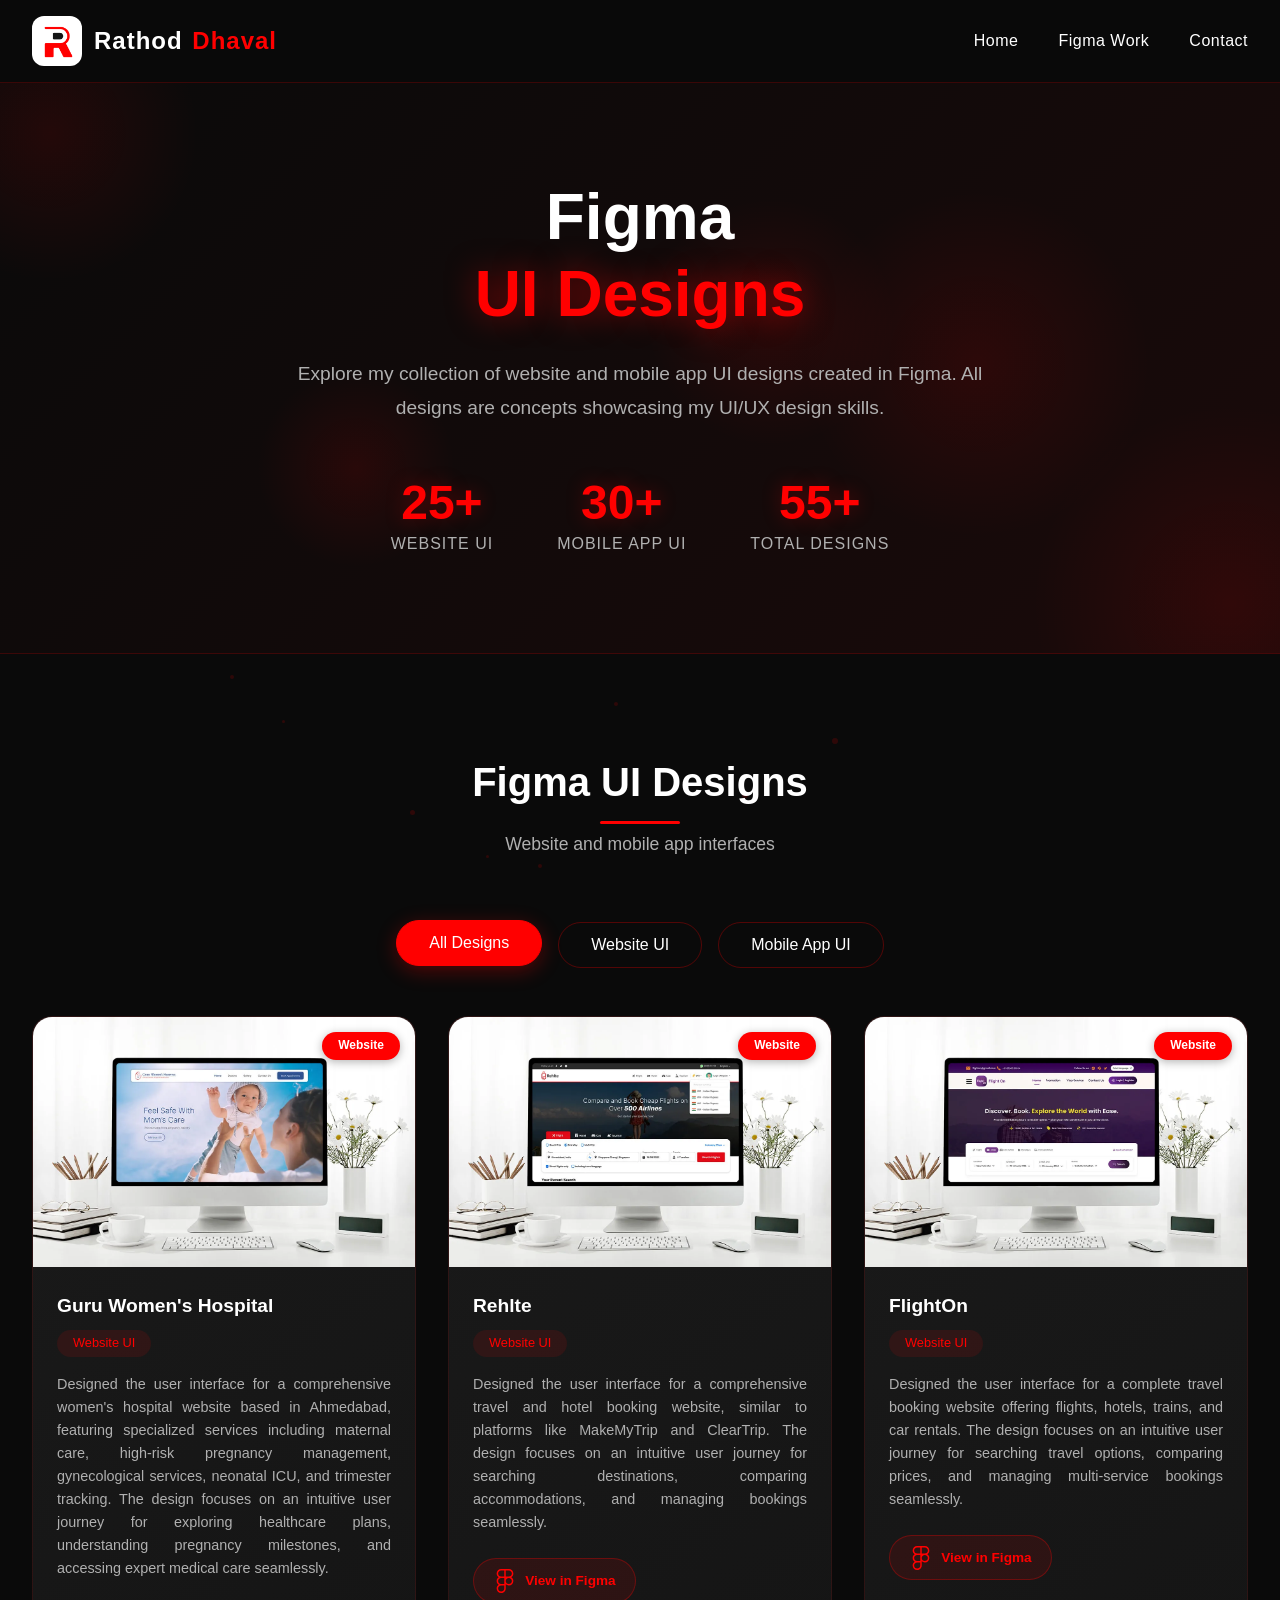
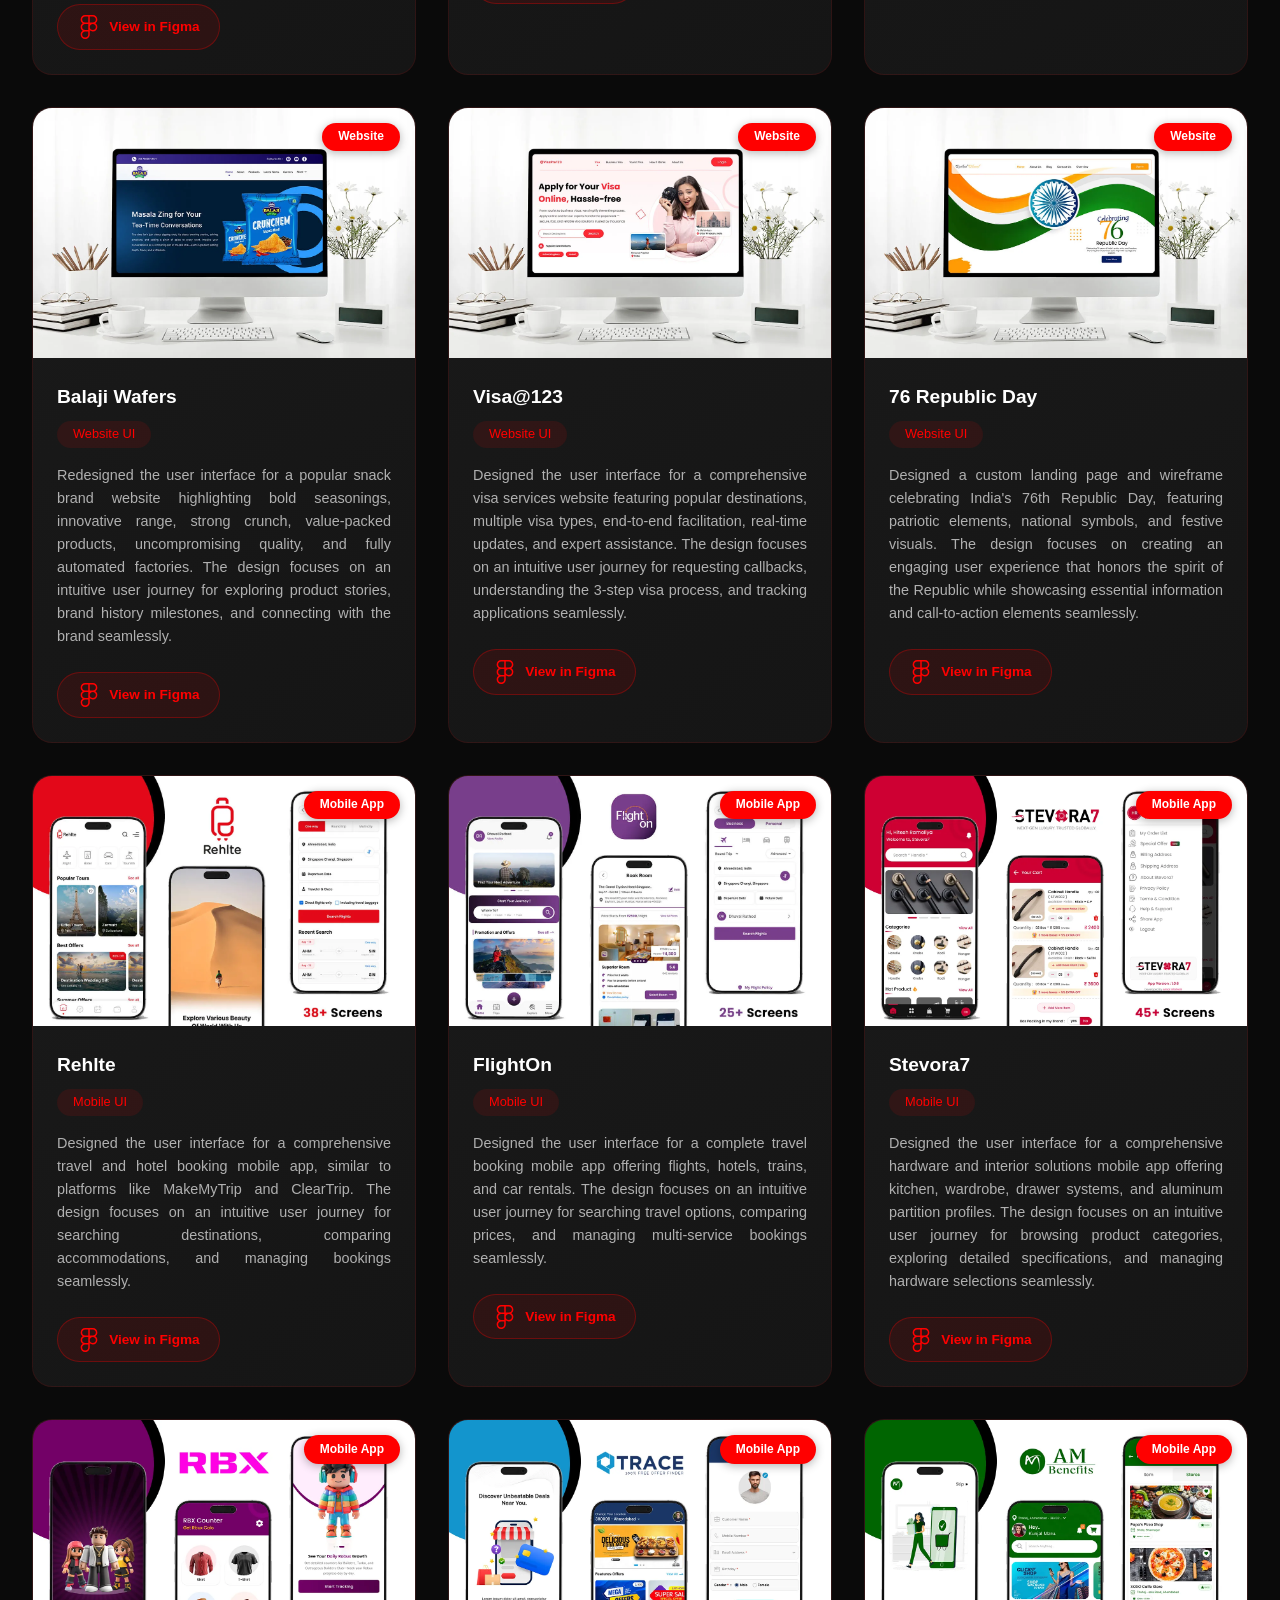
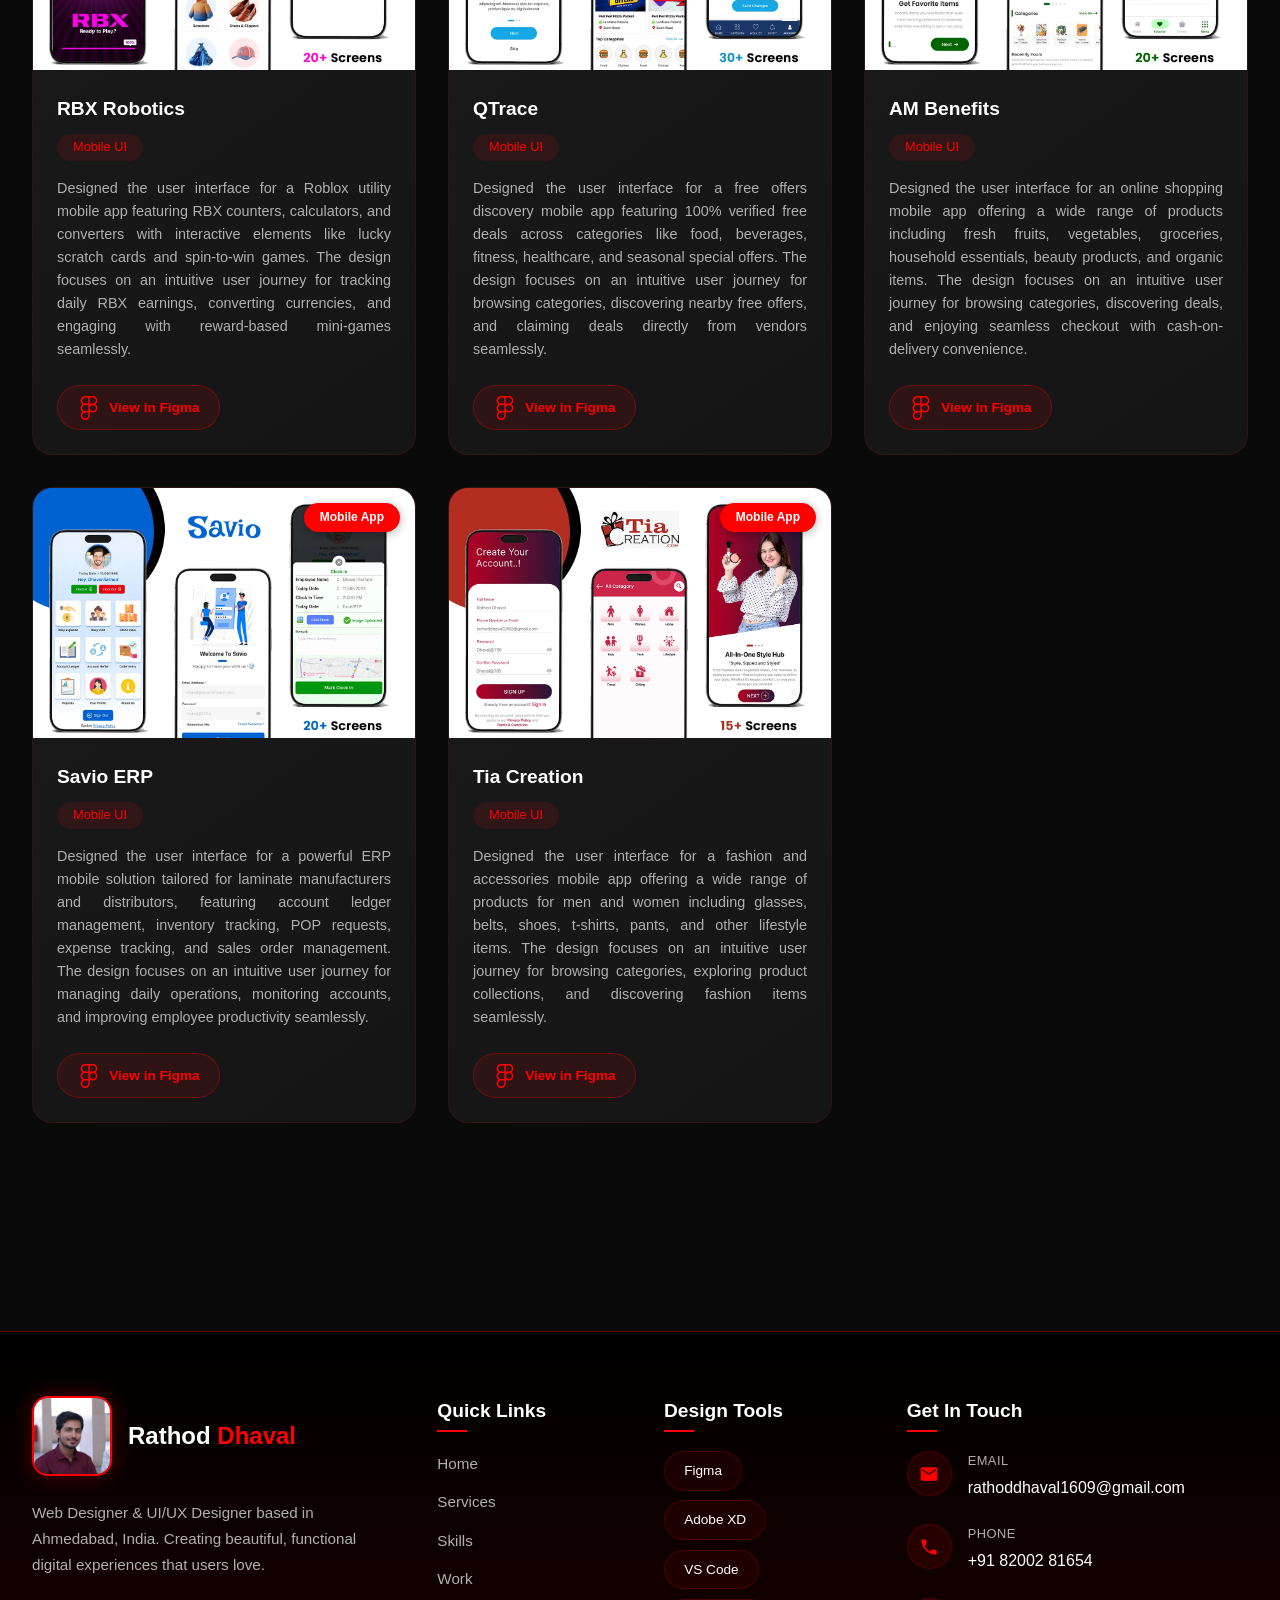
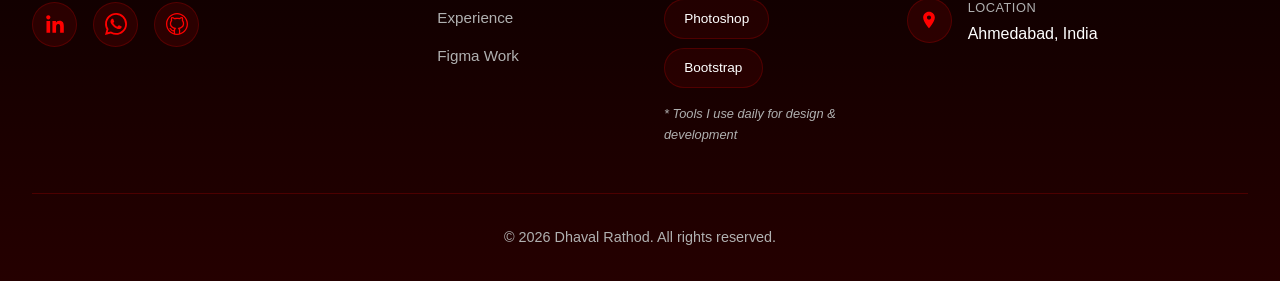
<file: figma.html>
<!DOCTYPE html>
<html lang="en">

<head>
    <meta charset="UTF-8">
    <meta name="viewport" content="width=device-width, initial-scale=1.0">

    <!-- ========== SEO META TAGS ========== -->
    <title>Dhaval Rathod - Web Designer & UI/UX Designer Portfolio</title>
    <meta name="description"
        content="Explore Dhaval Rathod's Figma UI designs including website and mobile app interfaces. 25+ website designs and 30+ mobile app UI concepts.">
    <meta name="keywords" content="figma designs, UI design, website UI, mobile app UI, UI/UX designer, Ahmedabad">
    <meta name="author" content="Dhaval Rathod">

    <!-- ========== OPEN GRAPH / SOCIAL MEDIA META TAGS ========== -->
    <meta property="og:title" content="Figma UI Designs - Dhaval Rathod">
    <meta property="og:description" content="Collection of website and mobile app UI designs created in Figma">
    <meta property="og:image" content="https://dhavalrathod.com/img/gemini.png">
    <meta property="og:url" content="https://dhavalrathod.com/figma.html">
    <meta property="og:type" content="website">

    <!-- ========== FAVICON ========== -->
    <link rel="icon" type="image/png" href="img/favicon.png">

    <!-- ========== CSS FILES ========== -->
    <link rel="stylesheet" href="style.css">
    <link rel="stylesheet" href="responsive.css">

    <!-- ========== PRELOAD CRITICAL RESOURCES ========== -->
    <link rel="preload" as="image" href="img/logo.png">
</head>

<body>
    <div class="dots-background">
        <div class="dot"></div>
        <div class="dot"></div>
        <div class="dot"></div>
        <div class="dot"></div>
        <div class="dot"></div>
        <div class="dot"></div>
        <div class="dot"></div>
        <div class="dot"></div>
        <div class="dot"></div>
        <div class="dot"></div>
        <div class="dot"></div>
        <div class="dot"></div>
        <div class="dot"></div>
        <div class="dot"></div>
        <div class="dot"></div>
        <div class="dot"></div>
        <div class="dot"></div>
        <div class="dot"></div>
        <div class="dot"></div>
        <div class="dot"></div>
        <div class="dot"></div>
        <div class="dot"></div>
        <div class="dot"></div>
        <div class="dot"></div>
        <div class="dot"></div>
        <div class="dot"></div>
        <div class="dot"></div>
        <div class="dot"></div>
        <div class="dot"></div>
        <div class="dot"></div>
    </div>

    <header class="header" id="header">
        <nav class="nav-container" aria-label="Main navigation">
            <!-- Logo with Red Dot -->
            <a href="index.html" class="logo" aria-label="Dhaval Rathod - Go to homepage">
                <div class="logo-dot">
                    <img src="img/logo.png" alt="Dhaval Rathod Logo" loading="eager">
                </div>
                <div class="logo-text">Rathod<span> Dhaval</span></div>
            </a>

            <!-- Hamburger Menu (Mobile) with ARIA attributes -->
            <button class="hamburger" id="hamburger" aria-label="Toggle navigation menu" aria-expanded="false"
                aria-controls="navMenu">
                <span class="hamburger-line"></span>
                <span class="hamburger-line"></span>
                <span class="hamburger-line"></span>
            </button>


            <!-- Navigation Links -->
            <ul class="nav-menu" id="navMenu">
                <li class="nav-item"><a href="index.html" class="nav-link-new">Home</a></li>
                <li class="nav-item"><a href="#figmawork" class="nav-link">Figma Work</a></li>
                <li class="nav-item"><a href="#contact" class="nav-link">Contact</a></li>
            </ul>
        </nav>
    </header>
    <section class="figma-hero">
        <!-- Animated background circles -->
        <div class="hero-circles">
            <div class="circle"></div>
            <div class="circle"></div>
            <div class="circle"></div>
            <div class="circle"></div>
            <div class="circle"></div>
        </div>

        <div class="container">
            <h1 class="figma-hero-title">
                <span class="title-line">Figma</span>
                <span class="title-line highlight">UI Designs</span>
            </h1>
            <p class="figma-hero-description">
                Explore my collection of website and mobile app UI designs created in Figma.
                All designs are concepts showcasing my UI/UX design skills.
            </p>

            <div class="figma-stats">
                <div class="stat-item">
                    <span class="stat-number">25+</span>
                    <span class="stat-label">Website UI</span>
                </div>
                <div class="stat-item">
                    <span class="stat-number">30+</span>
                    <span class="stat-label">Mobile App UI</span>
                </div>
                <div class="stat-item">
                    <span class="stat-number">55+</span>
                    <span class="stat-label">Total Designs</span>
                </div>
            </div>
        </div>
    </section>

    <section class="section" id="figmawork">
        <div class="container">

            <div class="section-header">
                <h2 class="section-title">Figma UI Designs</h2>
                <p class="section-subtitle">Website and mobile app interfaces</p>
            </div>
            <div class="figma-categories">
                <button class="category-btn active" data-category="all">All Designs</button>
                <button class="category-btn" data-category="website">Website UI</button>
                <button class="category-btn" data-category="mobile">Mobile App UI</button>
            </div>

            <!-- Figma Designs Grid -->
            <div class="figma-grid" id="figmaGrid">
                <!-- Website Designs (8 cards) -->

                <div class="figma-card" data-category="website">
                    <div class="figma-card-image">
                        <span class="figma-card-tag">Website</span>
                        <img src="img/web-3.webp" width="1200" height="800"
                            alt="Guru Women's Hospital website UI design showing maternal care, pregnancy services, and neonatal ICU information"
                            loading="lazy">
                    </div>
                    <div class="figma-card-content">
                        <h3 class="figma-card-title">Guru Women's Hospital</h3>
                        <span class="figma-card-category">Website UI</span>
                        <p class="figma-card-description">Designed the user interface for a comprehensive women's
                            hospital website based in Ahmedabad, featuring specialized services including maternal care,
                            high-risk pregnancy management, gynecological services, neonatal ICU, and trimester
                            tracking. The design focuses on an intuitive user journey for exploring healthcare plans,
                            understanding pregnancy milestones, and accessing expert medical care seamlessly.</p>
                        <div class="figma-card-footer">
                            <a href="https://www.figma.com/design/XOnDxW8x7UtIGSKCRBLIj0/Guru-Womens?node-id=2-17&t=K42PNx86v3MW7D5Z-1"
                                class="figma-btn" target="_blank">
                                <svg xmlns="http://www.w3.org/2000/svg" version="1.1"
                                    xmlns:xlink="http://www.w3.org/1999/xlink" width="512" height="512" x="0" y="0"
                                    viewBox="0 0 512 512" style="enable-background:new 0 0 512 512" xml:space="preserve"
                                    class="">
                                    <g>
                                        <path
                                            d="M390.65 175.9c26.08-17.14 43.33-46.65 43.33-80.11C433.98 42.97 391 0 338.18 0H173.82C121 0 78.02 42.97 78.02 95.79c0 33.46 17.25 62.97 43.33 80.11-26.08 17.13-43.33 46.64-43.33 80.1s17.25 62.97 43.33 80.11c-26.08 17.12-43.33 46.64-43.33 80.1 0 52.82 43.21 95.79 96.31 95.79 53.68 0 97.36-43.44 97.36-96.83v-88.34c17.02 15.51 39.63 24.96 64.41 24.96h2.08c52.82 0 95.8-42.97 95.8-95.79 0-33.46-17.25-62.97-43.33-80.1zM271.69 31.38h66.49c35.52 0 64.42 28.89 64.42 64.41s-28.9 64.42-64.42 64.42h-66.49V31.38zM109.4 95.79c0-35.52 28.9-64.41 64.42-64.41h66.49v128.83h-66.49c-35.52 0-64.42-28.9-64.42-64.42zm0 160.21c0-35.52 28.9-64.41 64.42-64.41h66.49v128.83h-66.9c-35.33-.22-64.01-29.04-64.01-64.42zm130.91 159.17c0 36.09-29.6 65.45-65.98 65.45-35.8 0-64.93-28.89-64.93-64.41s28.9-64.42 64.42-64.42h66.49v63.38zm97.87-94.75h-2.08c-35.52 0-64.41-28.9-64.41-64.42s28.89-64.41 64.41-64.41h2.08c35.52 0 64.42 28.89 64.42 64.41s-28.9 64.42-64.42 64.42z"
                                            opacity="1"></path>
                                        <path d="M173.82 320.41c-.14 0-.27 0-.41.01h66.9v-.01h-66.49z" opacity="1">
                                        </path>
                                    </g>
                                </svg>
                                View in Figma
                            </a>
                        </div>
                    </div>
                </div>

                <div class="figma-card" data-category="website">
                    <div class="figma-card-image">
                        <span class="figma-card-tag">Website</span>
                        <img src="img/web-5.webp" width="1200" height="800"
                            alt="Rehlte travel website UI design showing hotel search, destination options, and booking interface"
                            loading="lazy">
                    </div>
                    <div class="figma-card-content">
                        <h3 class="figma-card-title">Rehlte</h3>
                        <span class="figma-card-category">Website UI</span>
                        <p class="figma-card-description">Designed the user interface for a comprehensive travel and
                            hotel booking website, similar to platforms like MakeMyTrip and ClearTrip. The design
                            focuses on an intuitive user journey for searching destinations, comparing accommodations,
                            and managing bookings seamlessly.</p>
                        <div class="figma-card-footer">
                            <a href="https://www.figma.com/design/GGoF1xACKAahN3qnjOe0UB/Rehlte---EN---Web---Flight-Search?node-id=0-1&t=vWGx4HZ81gQic1y3-1"
                                class="figma-btn" target="_blank">
                                <svg xmlns="http://www.w3.org/2000/svg" version="1.1"
                                    xmlns:xlink="http://www.w3.org/1999/xlink" width="512" height="512" x="0" y="0"
                                    viewBox="0 0 512 512" style="enable-background:new 0 0 512 512" xml:space="preserve"
                                    class="">
                                    <g>
                                        <path
                                            d="M390.65 175.9c26.08-17.14 43.33-46.65 43.33-80.11C433.98 42.97 391 0 338.18 0H173.82C121 0 78.02 42.97 78.02 95.79c0 33.46 17.25 62.97 43.33 80.11-26.08 17.13-43.33 46.64-43.33 80.1s17.25 62.97 43.33 80.11c-26.08 17.12-43.33 46.64-43.33 80.1 0 52.82 43.21 95.79 96.31 95.79 53.68 0 97.36-43.44 97.36-96.83v-88.34c17.02 15.51 39.63 24.96 64.41 24.96h2.08c52.82 0 95.8-42.97 95.8-95.79 0-33.46-17.25-62.97-43.33-80.1zM271.69 31.38h66.49c35.52 0 64.42 28.89 64.42 64.41s-28.9 64.42-64.42 64.42h-66.49V31.38zM109.4 95.79c0-35.52 28.9-64.41 64.42-64.41h66.49v128.83h-66.49c-35.52 0-64.42-28.9-64.42-64.42zm0 160.21c0-35.52 28.9-64.41 64.42-64.41h66.49v128.83h-66.9c-35.33-.22-64.01-29.04-64.01-64.42zm130.91 159.17c0 36.09-29.6 65.45-65.98 65.45-35.8 0-64.93-28.89-64.93-64.41s28.9-64.42 64.42-64.42h66.49v63.38zm97.87-94.75h-2.08c-35.52 0-64.41-28.9-64.41-64.42s28.89-64.41 64.41-64.41h2.08c35.52 0 64.42 28.89 64.42 64.41s-28.9 64.42-64.42 64.42z"
                                            opacity="1"></path>
                                        <path d="M173.82 320.41c-.14 0-.27 0-.41.01h66.9v-.01h-66.49z" opacity="1">
                                        </path>
                                    </g>
                                </svg>
                                View in Figma
                            </a>
                        </div>
                    </div>
                </div>

                <div class="figma-card" data-category="website">
                    <div class="figma-card-image">
                        <span class="figma-card-tag">Website</span>
                        <img src="img/web-4.webp" width="1200" height="800"
                            alt="FlightOn travel website UI design showing flight search, hotel listings, and multi-service booking interface"
                            loading="lazy">
                    </div>
                    <div class="figma-card-content">
                        <h3 class="figma-card-title">FlightOn</h3>
                        <span class="figma-card-category">Website UI</span>
                        <p class="figma-card-description">Designed the user interface for a complete travel booking
                            website offering flights, hotels, trains, and car rentals. The design focuses on an
                            intuitive user journey for searching travel options, comparing prices, and managing
                            multi-service bookings seamlessly.</p>
                        <div class="figma-card-footer">
                            <a href="https://www.figma.com/design/E11h395UtHJtw2T9koG74b/Flight-On-Lattest?node-id=0-1&t=wNnixSEbhijdAX6Z-1"
                                class="figma-btn" target="_blank">
                                <svg xmlns="http://www.w3.org/2000/svg" version="1.1"
                                    xmlns:xlink="http://www.w3.org/1999/xlink" width="512" height="512" x="0" y="0"
                                    viewBox="0 0 512 512" style="enable-background:new 0 0 512 512" xml:space="preserve"
                                    class="">
                                    <g>
                                        <path
                                            d="M390.65 175.9c26.08-17.14 43.33-46.65 43.33-80.11C433.98 42.97 391 0 338.18 0H173.82C121 0 78.02 42.97 78.02 95.79c0 33.46 17.25 62.97 43.33 80.11-26.08 17.13-43.33 46.64-43.33 80.1s17.25 62.97 43.33 80.11c-26.08 17.12-43.33 46.64-43.33 80.1 0 52.82 43.21 95.79 96.31 95.79 53.68 0 97.36-43.44 97.36-96.83v-88.34c17.02 15.51 39.63 24.96 64.41 24.96h2.08c52.82 0 95.8-42.97 95.8-95.79 0-33.46-17.25-62.97-43.33-80.1zM271.69 31.38h66.49c35.52 0 64.42 28.89 64.42 64.41s-28.9 64.42-64.42 64.42h-66.49V31.38zM109.4 95.79c0-35.52 28.9-64.41 64.42-64.41h66.49v128.83h-66.49c-35.52 0-64.42-28.9-64.42-64.42zm0 160.21c0-35.52 28.9-64.41 64.42-64.41h66.49v128.83h-66.9c-35.33-.22-64.01-29.04-64.01-64.42zm130.91 159.17c0 36.09-29.6 65.45-65.98 65.45-35.8 0-64.93-28.89-64.93-64.41s28.9-64.42 64.42-64.42h66.49v63.38zm97.87-94.75h-2.08c-35.52 0-64.41-28.9-64.41-64.42s28.89-64.41 64.41-64.41h2.08c35.52 0 64.42 28.89 64.42 64.41s-28.9 64.42-64.42 64.42z"
                                            opacity="1"></path>
                                        <path d="M173.82 320.41c-.14 0-.27 0-.41.01h66.9v-.01h-66.49z" opacity="1">
                                        </path>
                                    </g>
                                </svg>
                                View in Figma
                            </a>
                        </div>
                    </div>
                </div>

                <div class="figma-card" data-category="website">
                    <div class="figma-card-image">
                        <span class="figma-card-tag">Website</span>
                        <img src="img/web-1.webp" width="1200" height="800"
                            alt="Balaji Wafers website redesign UI showing snack products, brand story, and quality highlights"
                            loading="lazy">
                    </div>
                    <div class="figma-card-content">
                        <h3 class="figma-card-title">Balaji Wafers</h3>
                        <span class="figma-card-category">Website UI</span>
                        <p class="figma-card-description">Redesigned the user interface for a popular snack brand
                            website highlighting bold seasonings, innovative range, strong crunch, value-packed
                            products, uncompromising quality, and fully automated factories. The design focuses on an
                            intuitive user journey for exploring product stories, brand history milestones, and
                            connecting with the brand seamlessly.</p>
                        <div class="figma-card-footer">
                            <a href="https://www.figma.com/design/NW0DWTSAX4QTMibeJNj17q/Balaji?node-id=0-1&t=Vrkv1X7w20OR9Ley-1"
                                class="figma-btn" target="_blank">
                                <svg xmlns="http://www.w3.org/2000/svg" version="1.1"
                                    xmlns:xlink="http://www.w3.org/1999/xlink" width="512" height="512" x="0" y="0"
                                    viewBox="0 0 512 512" style="enable-background:new 0 0 512 512" xml:space="preserve"
                                    class="">
                                    <g>
                                        <path
                                            d="M390.65 175.9c26.08-17.14 43.33-46.65 43.33-80.11C433.98 42.97 391 0 338.18 0H173.82C121 0 78.02 42.97 78.02 95.79c0 33.46 17.25 62.97 43.33 80.11-26.08 17.13-43.33 46.64-43.33 80.1s17.25 62.97 43.33 80.11c-26.08 17.12-43.33 46.64-43.33 80.1 0 52.82 43.21 95.79 96.31 95.79 53.68 0 97.36-43.44 97.36-96.83v-88.34c17.02 15.51 39.63 24.96 64.41 24.96h2.08c52.82 0 95.8-42.97 95.8-95.79 0-33.46-17.25-62.97-43.33-80.1zM271.69 31.38h66.49c35.52 0 64.42 28.89 64.42 64.41s-28.9 64.42-64.42 64.42h-66.49V31.38zM109.4 95.79c0-35.52 28.9-64.41 64.42-64.41h66.49v128.83h-66.49c-35.52 0-64.42-28.9-64.42-64.42zm0 160.21c0-35.52 28.9-64.41 64.42-64.41h66.49v128.83h-66.9c-35.33-.22-64.01-29.04-64.01-64.42zm130.91 159.17c0 36.09-29.6 65.45-65.98 65.45-35.8 0-64.93-28.89-64.93-64.41s28.9-64.42 64.42-64.42h66.49v63.38zm97.87-94.75h-2.08c-35.52 0-64.41-28.9-64.41-64.42s28.89-64.41 64.41-64.41h2.08c35.52 0 64.42 28.89 64.42 64.41s-28.9 64.42-64.42 64.42z"
                                            opacity="1"></path>
                                        <path d="M173.82 320.41c-.14 0-.27 0-.41.01h66.9v-.01h-66.49z" opacity="1">
                                        </path>
                                    </g>
                                </svg>
                                View in Figma
                            </a>
                        </div>
                    </div>
                </div>

                <div class="figma-card" data-category="website">
                    <div class="figma-card-image">
                        <span class="figma-card-tag">Website</span>
                        <img src="img/web-2.webp" width="1200" height="800"
                            alt="Visa@123 website UI design showing visa services, popular destinations, and 3-step application process"
                            loading="lazy">
                    </div>
                    <div class="figma-card-content">
                        <h3 class="figma-card-title">Visa@123</h3>
                        <span class="figma-card-category">Website UI</span>
                        <p class="figma-card-description">Designed the user interface for a comprehensive visa services
                            website featuring popular destinations, multiple visa types, end-to-end facilitation,
                            real-time updates, and expert assistance. The design focuses on an intuitive user journey
                            for requesting callbacks, understanding the 3-step visa process, and tracking applications
                            seamlessly.</p>
                        <div class="figma-card-footer">
                            <a href="https://www.figma.com/design/adVXvS3Co825wwBc6aMDLR/VisaService?node-id=0-1&t=x8XnFAlLVZpCM0l0-1"
                                class="figma-btn" target="_blank">
                                <svg xmlns="http://www.w3.org/2000/svg" version="1.1"
                                    xmlns:xlink="http://www.w3.org/1999/xlink" width="512" height="512" x="0" y="0"
                                    viewBox="0 0 512 512" style="enable-background:new 0 0 512 512" xml:space="preserve"
                                    class="">
                                    <g>
                                        <path
                                            d="M390.65 175.9c26.08-17.14 43.33-46.65 43.33-80.11C433.98 42.97 391 0 338.18 0H173.82C121 0 78.02 42.97 78.02 95.79c0 33.46 17.25 62.97 43.33 80.11-26.08 17.13-43.33 46.64-43.33 80.1s17.25 62.97 43.33 80.11c-26.08 17.12-43.33 46.64-43.33 80.1 0 52.82 43.21 95.79 96.31 95.79 53.68 0 97.36-43.44 97.36-96.83v-88.34c17.02 15.51 39.63 24.96 64.41 24.96h2.08c52.82 0 95.8-42.97 95.8-95.79 0-33.46-17.25-62.97-43.33-80.1zM271.69 31.38h66.49c35.52 0 64.42 28.89 64.42 64.41s-28.9 64.42-64.42 64.42h-66.49V31.38zM109.4 95.79c0-35.52 28.9-64.41 64.42-64.41h66.49v128.83h-66.49c-35.52 0-64.42-28.9-64.42-64.42zm0 160.21c0-35.52 28.9-64.41 64.42-64.41h66.49v128.83h-66.9c-35.33-.22-64.01-29.04-64.01-64.42zm130.91 159.17c0 36.09-29.6 65.45-65.98 65.45-35.8 0-64.93-28.89-64.93-64.41s28.9-64.42 64.42-64.42h66.49v63.38zm97.87-94.75h-2.08c-35.52 0-64.41-28.9-64.41-64.42s28.89-64.41 64.41-64.41h2.08c35.52 0 64.42 28.89 64.42 64.41s-28.9 64.42-64.42 64.42z"
                                            opacity="1"></path>
                                        <path d="M173.82 320.41c-.14 0-.27 0-.41.01h66.9v-.01h-66.49z" opacity="1">
                                        </path>
                                    </g>
                                </svg>
                                View in Figma
                            </a>
                        </div>
                    </div>
                </div>








                <div class="figma-card" data-category="website">
                    <div class="figma-card-image">
                        <span class="figma-card-tag">Website</span>
                        <img src="img/web-7.webp" width="1200" height="800"
                            alt="76 Republic Day India landing page UI design with patriotic theme and national symbols"
                            loading="lazy">
                    </div>
                    <div class="figma-card-content">
                        <h3 class="figma-card-title">76 Republic Day</h3>
                        <span class="figma-card-category">Website UI</span>
                        <p class="figma-card-description">Designed a custom landing page and wireframe celebrating
                            India's 76th Republic Day, featuring patriotic elements, national symbols, and festive
                            visuals. The design focuses on creating an engaging user experience that honors the spirit
                            of the Republic while showcasing essential information and call-to-action elements
                            seamlessly.</p>
                        <div class="figma-card-footer">
                            <a href="https://www.figma.com/design/h9X0gPbmtsYCY58G2Vgalh/Republic-Wireframe?node-id=0-1&t=0niH6F1B7wr6Cwlj-1"
                                class="figma-btn" target="_blank">
                                <svg xmlns="http://www.w3.org/2000/svg" version="1.1"
                                    xmlns:xlink="http://www.w3.org/1999/xlink" width="512" height="512" x="0" y="0"
                                    viewBox="0 0 512 512" style="enable-background:new 0 0 512 512" xml:space="preserve"
                                    class="">
                                    <g>
                                        <path
                                            d="M390.65 175.9c26.08-17.14 43.33-46.65 43.33-80.11C433.98 42.97 391 0 338.18 0H173.82C121 0 78.02 42.97 78.02 95.79c0 33.46 17.25 62.97 43.33 80.11-26.08 17.13-43.33 46.64-43.33 80.1s17.25 62.97 43.33 80.11c-26.08 17.12-43.33 46.64-43.33 80.1 0 52.82 43.21 95.79 96.31 95.79 53.68 0 97.36-43.44 97.36-96.83v-88.34c17.02 15.51 39.63 24.96 64.41 24.96h2.08c52.82 0 95.8-42.97 95.8-95.79 0-33.46-17.25-62.97-43.33-80.1zM271.69 31.38h66.49c35.52 0 64.42 28.89 64.42 64.41s-28.9 64.42-64.42 64.42h-66.49V31.38zM109.4 95.79c0-35.52 28.9-64.41 64.42-64.41h66.49v128.83h-66.49c-35.52 0-64.42-28.9-64.42-64.42zm0 160.21c0-35.52 28.9-64.41 64.42-64.41h66.49v128.83h-66.9c-35.33-.22-64.01-29.04-64.01-64.42zm130.91 159.17c0 36.09-29.6 65.45-65.98 65.45-35.8 0-64.93-28.89-64.93-64.41s28.9-64.42 64.42-64.42h66.49v63.38zm97.87-94.75h-2.08c-35.52 0-64.41-28.9-64.41-64.42s28.89-64.41 64.41-64.41h2.08c35.52 0 64.42 28.89 64.42 64.41s-28.9 64.42-64.42 64.42z"
                                            opacity="1"></path>
                                        <path d="M173.82 320.41c-.14 0-.27 0-.41.01h66.9v-.01h-66.49z" opacity="1">
                                        </path>
                                    </g>
                                </svg>
                                View in Figma
                            </a>
                        </div>
                    </div>
                </div>



                <!-- Mobile App Designs (6 cards) -->
                <div class="figma-card" data-category="mobile">
                    <div class="figma-card-image">
                        <span class="figma-card-tag">Mobile App</span>
                        <img src="img/mob-1.webp" width="1200" height="800"
                            alt="Rehlte travel booking app UI design showing hotel search and booking interface"
                            loading="lazy">
                    </div>
                    <div class="figma-card-content">
                        <h3 class="figma-card-title">Rehlte</h3>
                        <span class="figma-card-category">Mobile UI</span>
                        <p class="figma-card-description">Designed the user interface for a comprehensive travel and
                            hotel booking mobile app, similar to platforms like MakeMyTrip and ClearTrip. The design
                            focuses on an intuitive user journey for searching destinations, comparing accommodations,
                            and managing bookings seamlessly.</p>
                        <div class="figma-card-footer">
                            <a href="https://www.figma.com/design/j0jZHeIO6CbSuD64Anmo4u/Rehlte---Mobile-App---EN?node-id=0-1&t=bRQZlLyuRGl1m90e-1"
                                class="figma-btn" target="_blank">
                                <svg xmlns="http://www.w3.org/2000/svg" version="1.1"
                                    xmlns:xlink="http://www.w3.org/1999/xlink" width="512" height="512" x="0" y="0"
                                    viewBox="0 0 512 512" style="enable-background:new 0 0 512 512" xml:space="preserve"
                                    class="">
                                    <g>
                                        <path
                                            d="M390.65 175.9c26.08-17.14 43.33-46.65 43.33-80.11C433.98 42.97 391 0 338.18 0H173.82C121 0 78.02 42.97 78.02 95.79c0 33.46 17.25 62.97 43.33 80.11-26.08 17.13-43.33 46.64-43.33 80.1s17.25 62.97 43.33 80.11c-26.08 17.12-43.33 46.64-43.33 80.1 0 52.82 43.21 95.79 96.31 95.79 53.68 0 97.36-43.44 97.36-96.83v-88.34c17.02 15.51 39.63 24.96 64.41 24.96h2.08c52.82 0 95.8-42.97 95.8-95.79 0-33.46-17.25-62.97-43.33-80.1zM271.69 31.38h66.49c35.52 0 64.42 28.89 64.42 64.41s-28.9 64.42-64.42 64.42h-66.49V31.38zM109.4 95.79c0-35.52 28.9-64.41 64.42-64.41h66.49v128.83h-66.49c-35.52 0-64.42-28.9-64.42-64.42zm0 160.21c0-35.52 28.9-64.41 64.42-64.41h66.49v128.83h-66.9c-35.33-.22-64.01-29.04-64.01-64.42zm130.91 159.17c0 36.09-29.6 65.45-65.98 65.45-35.8 0-64.93-28.89-64.93-64.41s28.9-64.42 64.42-64.42h66.49v63.38zm97.87-94.75h-2.08c-35.52 0-64.41-28.9-64.41-64.42s28.89-64.41 64.41-64.41h2.08c35.52 0 64.42 28.89 64.42 64.41s-28.9 64.42-64.42 64.42z"
                                            opacity="1"></path>
                                        <path d="M173.82 320.41c-.14 0-.27 0-.41.01h66.9v-.01h-66.49z" opacity="1">
                                        </path>
                                    </g>
                                </svg>
                                View in Figma
                            </a>
                        </div>
                    </div>
                </div>

                <div class="figma-card" data-category="mobile">
                    <div class="figma-card-image">
                        <span class="figma-card-tag">Mobile App</span>
                        <img src="img/mob-2.webp" width="1200" height="800"
                            alt="FlightOn travel booking app UI design showing flight search, hotel listings, and train booking interface"
                            loading="lazy">
                    </div>
                    <div class="figma-card-content">
                        <h3 class="figma-card-title">FlightOn</h3>
                        <span class="figma-card-category">Mobile UI</span>
                        <p class="figma-card-description">Designed the user interface for a complete travel booking
                            mobile app offering flights, hotels, trains, and car rentals. The design focuses on an
                            intuitive user journey for searching travel options, comparing prices, and managing
                            multi-service bookings seamlessly.</p>
                        <div class="figma-card-footer">
                            <a href="https://www.figma.com/design/BzhfZRzo5BfC6YBjNRHVUr/Flight-On---Mobile-App?node-id=0-1&t=KZOFzZ64fBRWBPzU-1"
                                class="figma-btn" target="_blank">
                                <svg xmlns="http://www.w3.org/2000/svg" version="1.1"
                                    xmlns:xlink="http://www.w3.org/1999/xlink" width="512" height="512" x="0" y="0"
                                    viewBox="0 0 512 512" style="enable-background:new 0 0 512 512" xml:space="preserve"
                                    class="">
                                    <g>
                                        <path
                                            d="M390.65 175.9c26.08-17.14 43.33-46.65 43.33-80.11C433.98 42.97 391 0 338.18 0H173.82C121 0 78.02 42.97 78.02 95.79c0 33.46 17.25 62.97 43.33 80.11-26.08 17.13-43.33 46.64-43.33 80.1s17.25 62.97 43.33 80.11c-26.08 17.12-43.33 46.64-43.33 80.1 0 52.82 43.21 95.79 96.31 95.79 53.68 0 97.36-43.44 97.36-96.83v-88.34c17.02 15.51 39.63 24.96 64.41 24.96h2.08c52.82 0 95.8-42.97 95.8-95.79 0-33.46-17.25-62.97-43.33-80.1zM271.69 31.38h66.49c35.52 0 64.42 28.89 64.42 64.41s-28.9 64.42-64.42 64.42h-66.49V31.38zM109.4 95.79c0-35.52 28.9-64.41 64.42-64.41h66.49v128.83h-66.49c-35.52 0-64.42-28.9-64.42-64.42zm0 160.21c0-35.52 28.9-64.41 64.42-64.41h66.49v128.83h-66.9c-35.33-.22-64.01-29.04-64.01-64.42zm130.91 159.17c0 36.09-29.6 65.45-65.98 65.45-35.8 0-64.93-28.89-64.93-64.41s28.9-64.42 64.42-64.42h66.49v63.38zm97.87-94.75h-2.08c-35.52 0-64.41-28.9-64.41-64.42s28.89-64.41 64.41-64.41h2.08c35.52 0 64.42 28.89 64.42 64.41s-28.9 64.42-64.42 64.42z"
                                            opacity="1"></path>
                                        <path d="M173.82 320.41c-.14 0-.27 0-.41.01h66.9v-.01h-66.49z" opacity="1">
                                        </path>
                                    </g>
                                </svg>
                                View in Figma
                            </a>
                        </div>
                    </div>
                </div>

                <div class="figma-card" data-category="mobile">
                    <div class="figma-card-image">
                        <span class="figma-card-tag">Mobile App</span>
                        <img src="img/mob-3.webp" width="1200" height="800"
                            alt="Stevora7 hardware and interior solutions app UI design showing kitchen hardware, wardrobe systems, and aluminum partition products"
                            loading="lazy">
                    </div>
                    <div class="figma-card-content">
                        <h3 class="figma-card-title">Stevora7</h3>
                        <span class="figma-card-category">Mobile UI</span>
                        <p class="figma-card-description">Designed the user interface for a comprehensive hardware and
                            interior solutions mobile app offering kitchen, wardrobe, drawer systems, and aluminum
                            partition profiles. The design focuses on an intuitive user journey for browsing product
                            categories, exploring detailed specifications, and managing hardware selections seamlessly.
                        </p>
                        <div class="figma-card-footer">
                            <a href="https://www.figma.com/design/yVbMv9DaeJL2ljFg0xPTzf/Stevora7---Final-Mobile-App?node-id=0-1&t=LCOT4xsUVB6q8Dka-1"
                                class="figma-btn" target="_blank">
                                <svg xmlns="http://www.w3.org/2000/svg" version="1.1"
                                    xmlns:xlink="http://www.w3.org/1999/xlink" width="512" height="512" x="0" y="0"
                                    viewBox="0 0 512 512" style="enable-background:new 0 0 512 512" xml:space="preserve"
                                    class="">
                                    <g>
                                        <path
                                            d="M390.65 175.9c26.08-17.14 43.33-46.65 43.33-80.11C433.98 42.97 391 0 338.18 0H173.82C121 0 78.02 42.97 78.02 95.79c0 33.46 17.25 62.97 43.33 80.11-26.08 17.13-43.33 46.64-43.33 80.1s17.25 62.97 43.33 80.11c-26.08 17.12-43.33 46.64-43.33 80.1 0 52.82 43.21 95.79 96.31 95.79 53.68 0 97.36-43.44 97.36-96.83v-88.34c17.02 15.51 39.63 24.96 64.41 24.96h2.08c52.82 0 95.8-42.97 95.8-95.79 0-33.46-17.25-62.97-43.33-80.1zM271.69 31.38h66.49c35.52 0 64.42 28.89 64.42 64.41s-28.9 64.42-64.42 64.42h-66.49V31.38zM109.4 95.79c0-35.52 28.9-64.41 64.42-64.41h66.49v128.83h-66.49c-35.52 0-64.42-28.9-64.42-64.42zm0 160.21c0-35.52 28.9-64.41 64.42-64.41h66.49v128.83h-66.9c-35.33-.22-64.01-29.04-64.01-64.42zm130.91 159.17c0 36.09-29.6 65.45-65.98 65.45-35.8 0-64.93-28.89-64.93-64.41s28.9-64.42 64.42-64.42h66.49v63.38zm97.87-94.75h-2.08c-35.52 0-64.41-28.9-64.41-64.42s28.89-64.41 64.41-64.41h2.08c35.52 0 64.42 28.89 64.42 64.41s-28.9 64.42-64.42 64.42z"
                                            opacity="1"></path>
                                        <path d="M173.82 320.41c-.14 0-.27 0-.41.01h66.9v-.01h-66.49z" opacity="1">
                                        </path>
                                    </g>
                                </svg>
                                View in Figma
                            </a>
                        </div>
                    </div>
                </div>

                <div class="figma-card" data-category="mobile">
                    <div class="figma-card-image">
                        <span class="figma-card-tag">Mobile App</span>
                        <img src="img/mob-4.webp" width="1200" height="800"
                            alt="RBX Robotics mobile app UI design showing RBX counter, calculator interface, and reward games like lucky scratch and spin to win"
                            loading="lazy">
                    </div>
                    <div class="figma-card-content">
                        <h3 class="figma-card-title"> RBX Robotics</h3>
                        <span class="figma-card-category">Mobile UI</span>
                        <p class="figma-card-description">Designed the user interface for a Roblox utility mobile app
                            featuring RBX counters, calculators, and converters with interactive elements like lucky
                            scratch cards and spin-to-win games. The design focuses on an intuitive user journey for
                            tracking daily RBX earnings, converting currencies, and engaging with reward-based
                            mini-games seamlessly.</p>
                        <div class="figma-card-footer">
                            <a href="https://www.figma.com/design/yVbMv9DaeJL2ljFg0xPTzf/Stevora7---Final-Mobile-App?node-id=0-1&t=LCOT4xsUVB6q8Dka-1"
                                class="figma-btn" target="_blank">
                                <svg xmlns="http://www.w3.org/2000/svg" version="1.1"
                                    xmlns:xlink="http://www.w3.org/1999/xlink" width="512" height="512" x="0" y="0"
                                    viewBox="0 0 512 512" style="enable-background:new 0 0 512 512" xml:space="preserve"
                                    class="">
                                    <g>
                                        <path
                                            d="M390.65 175.9c26.08-17.14 43.33-46.65 43.33-80.11C433.98 42.97 391 0 338.18 0H173.82C121 0 78.02 42.97 78.02 95.79c0 33.46 17.25 62.97 43.33 80.11-26.08 17.13-43.33 46.64-43.33 80.1s17.25 62.97 43.33 80.11c-26.08 17.12-43.33 46.64-43.33 80.1 0 52.82 43.21 95.79 96.31 95.79 53.68 0 97.36-43.44 97.36-96.83v-88.34c17.02 15.51 39.63 24.96 64.41 24.96h2.08c52.82 0 95.8-42.97 95.8-95.79 0-33.46-17.25-62.97-43.33-80.1zM271.69 31.38h66.49c35.52 0 64.42 28.89 64.42 64.41s-28.9 64.42-64.42 64.42h-66.49V31.38zM109.4 95.79c0-35.52 28.9-64.41 64.42-64.41h66.49v128.83h-66.49c-35.52 0-64.42-28.9-64.42-64.42zm0 160.21c0-35.52 28.9-64.41 64.42-64.41h66.49v128.83h-66.9c-35.33-.22-64.01-29.04-64.01-64.42zm130.91 159.17c0 36.09-29.6 65.45-65.98 65.45-35.8 0-64.93-28.89-64.93-64.41s28.9-64.42 64.42-64.42h66.49v63.38zm97.87-94.75h-2.08c-35.52 0-64.41-28.9-64.41-64.42s28.89-64.41 64.41-64.41h2.08c35.52 0 64.42 28.89 64.42 64.41s-28.9 64.42-64.42 64.42z"
                                            opacity="1"></path>
                                        <path d="M173.82 320.41c-.14 0-.27 0-.41.01h66.9v-.01h-66.49z" opacity="1">
                                        </path>
                                    </g>
                                </svg>
                                View in Figma
                            </a>
                        </div>
                    </div>
                </div>

                <div class="figma-card" data-category="mobile">
                    <div class="figma-card-image">
                        <span class="figma-card-tag">Mobile App</span>
                        <img src="img/mob-5.webp" width="1200" height="800"
                            alt="QTrace free offers discovery app UI design showing food, fitness, healthcare deals and seasonal offers interface"
                            loading="lazy">
                    </div>
                    <div class="figma-card-content">
                        <h3 class="figma-card-title">QTrace</h3>
                        <span class="figma-card-category">Mobile UI</span>
                        <p class="figma-card-description">Designed the user interface for a free offers discovery mobile
                            app featuring 100% verified free deals across categories like food, beverages, fitness,
                            healthcare, and seasonal special offers. The design focuses on an intuitive user journey for
                            browsing categories, discovering nearby free offers, and claiming deals directly from
                            vendors seamlessly.</p>
                        <div class="figma-card-footer">
                            <a href="https://www.figma.com/design/xt3YBIgO6mBP0f8iZB2uzC/Qtrace?node-id=0-1&t=kat5swZkEWkquuxe-1"
                                class="figma-btn" target="_blank">
                                <svg xmlns="http://www.w3.org/2000/svg" version="1.1"
                                    xmlns:xlink="http://www.w3.org/1999/xlink" width="512" height="512" x="0" y="0"
                                    viewBox="0 0 512 512" style="enable-background:new 0 0 512 512" xml:space="preserve"
                                    class="">
                                    <g>
                                        <path
                                            d="M390.65 175.9c26.08-17.14 43.33-46.65 43.33-80.11C433.98 42.97 391 0 338.18 0H173.82C121 0 78.02 42.97 78.02 95.79c0 33.46 17.25 62.97 43.33 80.11-26.08 17.13-43.33 46.64-43.33 80.1s17.25 62.97 43.33 80.11c-26.08 17.12-43.33 46.64-43.33 80.1 0 52.82 43.21 95.79 96.31 95.79 53.68 0 97.36-43.44 97.36-96.83v-88.34c17.02 15.51 39.63 24.96 64.41 24.96h2.08c52.82 0 95.8-42.97 95.8-95.79 0-33.46-17.25-62.97-43.33-80.1zM271.69 31.38h66.49c35.52 0 64.42 28.89 64.42 64.41s-28.9 64.42-64.42 64.42h-66.49V31.38zM109.4 95.79c0-35.52 28.9-64.41 64.42-64.41h66.49v128.83h-66.49c-35.52 0-64.42-28.9-64.42-64.42zm0 160.21c0-35.52 28.9-64.41 64.42-64.41h66.49v128.83h-66.9c-35.33-.22-64.01-29.04-64.01-64.42zm130.91 159.17c0 36.09-29.6 65.45-65.98 65.45-35.8 0-64.93-28.89-64.93-64.41s28.9-64.42 64.42-64.42h66.49v63.38zm97.87-94.75h-2.08c-35.52 0-64.41-28.9-64.41-64.42s28.89-64.41 64.41-64.41h2.08c35.52 0 64.42 28.89 64.42 64.41s-28.9 64.42-64.42 64.42z"
                                            opacity="1"></path>
                                        <path d="M173.82 320.41c-.14 0-.27 0-.41.01h66.9v-.01h-66.49z" opacity="1">
                                        </path>
                                    </g>
                                </svg>
                                View in Figma
                            </a>
                        </div>
                    </div>
                </div>

                <div class="figma-card" data-category="mobile">
                    <div class="figma-card-image">
                        <span class="figma-card-tag">Mobile App</span>
                        <img src="img/mob-7.webp" width="1200" height="800"
                            alt="AM Benefits online shopping app UI design showing grocery products, fresh fruits, vegetables, and household essentials interface"
                            loading="lazy">
                    </div>
                    <div class="figma-card-content">
                        <h3 class="figma-card-title">AM Benefits</h3>
                        <span class="figma-card-category">Mobile UI</span>
                        <p class="figma-card-description">Designed the user interface for an online shopping mobile app
                            offering a wide range of products including fresh fruits, vegetables, groceries, household
                            essentials, beauty products, and organic items. The design focuses on an intuitive user
                            journey for browsing categories, discovering deals, and enjoying seamless checkout with
                            cash-on-delivery convenience.</p>
                        <div class="figma-card-footer">
                            <a href="https://www.figma.com/design/Xc6rPdbwxRyRnC2bWRU7z4/AM-Benefits?node-id=0-1&t=iBDEivzyZqsuQfWP-1"
                                class="figma-btn" target="_blank">
                                <svg xmlns="http://www.w3.org/2000/svg" version="1.1"
                                    xmlns:xlink="http://www.w3.org/1999/xlink" width="512" height="512" x="0" y="0"
                                    viewBox="0 0 512 512" style="enable-background:new 0 0 512 512" xml:space="preserve"
                                    class="">
                                    <g>
                                        <path
                                            d="M390.65 175.9c26.08-17.14 43.33-46.65 43.33-80.11C433.98 42.97 391 0 338.18 0H173.82C121 0 78.02 42.97 78.02 95.79c0 33.46 17.25 62.97 43.33 80.11-26.08 17.13-43.33 46.64-43.33 80.1s17.25 62.97 43.33 80.11c-26.08 17.12-43.33 46.64-43.33 80.1 0 52.82 43.21 95.79 96.31 95.79 53.68 0 97.36-43.44 97.36-96.83v-88.34c17.02 15.51 39.63 24.96 64.41 24.96h2.08c52.82 0 95.8-42.97 95.8-95.79 0-33.46-17.25-62.97-43.33-80.1zM271.69 31.38h66.49c35.52 0 64.42 28.89 64.42 64.41s-28.9 64.42-64.42 64.42h-66.49V31.38zM109.4 95.79c0-35.52 28.9-64.41 64.42-64.41h66.49v128.83h-66.49c-35.52 0-64.42-28.9-64.42-64.42zm0 160.21c0-35.52 28.9-64.41 64.42-64.41h66.49v128.83h-66.9c-35.33-.22-64.01-29.04-64.01-64.42zm130.91 159.17c0 36.09-29.6 65.45-65.98 65.45-35.8 0-64.93-28.89-64.93-64.41s28.9-64.42 64.42-64.42h66.49v63.38zm97.87-94.75h-2.08c-35.52 0-64.41-28.9-64.41-64.42s28.89-64.41 64.41-64.41h2.08c35.52 0 64.42 28.89 64.42 64.41s-28.9 64.42-64.42 64.42z"
                                            opacity="1"></path>
                                        <path d="M173.82 320.41c-.14 0-.27 0-.41.01h66.9v-.01h-66.49z" opacity="1">
                                        </path>
                                    </g>
                                </svg>
                                View in Figma
                            </a>
                        </div>
                    </div>
                </div>

                <div class="figma-card" data-category="mobile">
                    <div class="figma-card-image">
                        <span class="figma-card-tag">Mobile App</span>
                        <img src="img/mob-8.webp" width="1200" height="800"
                            alt="Savio ERP mobile app UI design showing account ledger, inventory tracking, and sales order management interface"
                            loading="lazy">
                    </div>
                    <div class="figma-card-content">
                        <h3 class="figma-card-title">Savio ERP</h3>
                        <span class="figma-card-category">Mobile UI</span>
                        <p class="figma-card-description">Designed the user interface for a powerful ERP mobile solution
                            tailored for laminate manufacturers and distributors, featuring account ledger management,
                            inventory tracking, POP requests, expense tracking, and sales order management. The design
                            focuses on an intuitive user journey for managing daily operations, monitoring accounts, and
                            improving employee productivity seamlessly.</p>
                        <div class="figma-card-footer">
                            <a href="https://www.figma.com/design/pA0oXfLVRBIgrj2COfo8cY/Savio?node-id=0-1&t=gyXpus6jfRnlGgEb-1"
                                class="figma-btn" target="_blank">
                                <svg xmlns="http://www.w3.org/2000/svg" version="1.1"
                                    xmlns:xlink="http://www.w3.org/1999/xlink" width="512" height="512" x="0" y="0"
                                    viewBox="0 0 512 512" style="enable-background:new 0 0 512 512" xml:space="preserve"
                                    class="">
                                    <g>
                                        <path
                                            d="M390.65 175.9c26.08-17.14 43.33-46.65 43.33-80.11C433.98 42.97 391 0 338.18 0H173.82C121 0 78.02 42.97 78.02 95.79c0 33.46 17.25 62.97 43.33 80.11-26.08 17.13-43.33 46.64-43.33 80.1s17.25 62.97 43.33 80.11c-26.08 17.12-43.33 46.64-43.33 80.1 0 52.82 43.21 95.79 96.31 95.79 53.68 0 97.36-43.44 97.36-96.83v-88.34c17.02 15.51 39.63 24.96 64.41 24.96h2.08c52.82 0 95.8-42.97 95.8-95.79 0-33.46-17.25-62.97-43.33-80.1zM271.69 31.38h66.49c35.52 0 64.42 28.89 64.42 64.41s-28.9 64.42-64.42 64.42h-66.49V31.38zM109.4 95.79c0-35.52 28.9-64.41 64.42-64.41h66.49v128.83h-66.49c-35.52 0-64.42-28.9-64.42-64.42zm0 160.21c0-35.52 28.9-64.41 64.42-64.41h66.49v128.83h-66.9c-35.33-.22-64.01-29.04-64.01-64.42zm130.91 159.17c0 36.09-29.6 65.45-65.98 65.45-35.8 0-64.93-28.89-64.93-64.41s28.9-64.42 64.42-64.42h66.49v63.38zm97.87-94.75h-2.08c-35.52 0-64.41-28.9-64.41-64.42s28.89-64.41 64.41-64.41h2.08c35.52 0 64.42 28.89 64.42 64.41s-28.9 64.42-64.42 64.42z"
                                            opacity="1"></path>
                                        <path d="M173.82 320.41c-.14 0-.27 0-.41.01h66.9v-.01h-66.49z" opacity="1">
                                        </path>
                                    </g>
                                </svg>
                                View in Figma
                            </a>
                        </div>
                    </div>
                </div>

                <div class="figma-card" data-category="mobile">
                    <div class="figma-card-image">
                        <span class="figma-card-tag">Mobile App</span>
                        <img src="img/mob-6.webp" width="1200" height="800"
                            alt="Tia Creation fashion app UI design showing men and women products including glasses, belts, shoes, t-shirts and pants"
                            loading="lazy">
                    </div>
                    <div class="figma-card-content">
                        <h3 class="figma-card-title">Tia Creation</h3>
                        <span class="figma-card-category">Mobile UI</span>
                        <p class="figma-card-description">Designed the user interface for a fashion and accessories
                            mobile app offering a wide range of products for men and women including glasses, belts,
                            shoes, t-shirts, pants, and other lifestyle items. The design focuses on an intuitive user
                            journey for browsing categories, exploring product collections, and discovering fashion
                            items seamlessly.</p>
                        <div class="figma-card-footer">
                            <a href="https://www.figma.com/design/6vSdOQLyarJwfFXd2NFJgZ/Tia-Creation?node-id=0-1&t=lIWVizEndiJw9Eo7-1"
                                class="figma-btn" target="_blank">
                                <svg xmlns="http://www.w3.org/2000/svg" version="1.1"
                                    xmlns:xlink="http://www.w3.org/1999/xlink" width="512" height="512" x="0" y="0"
                                    viewBox="0 0 512 512" style="enable-background:new 0 0 512 512" xml:space="preserve"
                                    class="">
                                    <g>
                                        <path
                                            d="M390.65 175.9c26.08-17.14 43.33-46.65 43.33-80.11C433.98 42.97 391 0 338.18 0H173.82C121 0 78.02 42.97 78.02 95.79c0 33.46 17.25 62.97 43.33 80.11-26.08 17.13-43.33 46.64-43.33 80.1s17.25 62.97 43.33 80.11c-26.08 17.12-43.33 46.64-43.33 80.1 0 52.82 43.21 95.79 96.31 95.79 53.68 0 97.36-43.44 97.36-96.83v-88.34c17.02 15.51 39.63 24.96 64.41 24.96h2.08c52.82 0 95.8-42.97 95.8-95.79 0-33.46-17.25-62.97-43.33-80.1zM271.69 31.38h66.49c35.52 0 64.42 28.89 64.42 64.41s-28.9 64.42-64.42 64.42h-66.49V31.38zM109.4 95.79c0-35.52 28.9-64.41 64.42-64.41h66.49v128.83h-66.49c-35.52 0-64.42-28.9-64.42-64.42zm0 160.21c0-35.52 28.9-64.41 64.42-64.41h66.49v128.83h-66.9c-35.33-.22-64.01-29.04-64.01-64.42zm130.91 159.17c0 36.09-29.6 65.45-65.98 65.45-35.8 0-64.93-28.89-64.93-64.41s28.9-64.42 64.42-64.42h66.49v63.38zm97.87-94.75h-2.08c-35.52 0-64.41-28.9-64.41-64.42s28.89-64.41 64.41-64.41h2.08c35.52 0 64.42 28.89 64.42 64.41s-28.9 64.42-64.42 64.42z"
                                            opacity="1"></path>
                                        <path d="M173.82 320.41c-.14 0-.27 0-.41.01h66.9v-.01h-66.49z" opacity="1">
                                        </path>
                                    </g>
                                </svg>
                                View in Figma
                            </a>
                        </div>
                    </div>
                </div>
            </div>
        </div>
    </section>
    <footer class="footer" id="contact">
        <div class="container">
            <div class="footer-grid">
                <!-- Column 1 - Profile (2fr) -->
                <div class="footer-col footer-col-profile">
                    <div class="footer-profile">
                        <div class="footer-profile-image-wrapper">
                            <img src="img/dd.webp" width="720" height="733" alt="Dhaval Rathod" class="footer-profile-image" loading="lazy">
                        </div>
                        <h3 class="footer-profile-name">Rathod <span>Dhaval</span></h3>
                    </div>

                    <p class="footer-profile-bio">
                        Web Designer & UI/UX Designer based in Ahmedabad, India. Creating beautiful, functional digital
                        experiences that users love.
                    </p>

                    <div class="footer-social">
                        <!-- LinkedIn -->
                        <a href="https://linkedin.com/in/rathod-dhaval-57a87a1b6" target="_blank"
                            rel="noopener noreferrer" class="social-icon" title="LinkedIn"
                            aria-label="Visit LinkedIn profile">
                            <svg xmlns="http://www.w3.org/2000/svg" viewBox="0 0 100 100">
                                <path
                                    d="M90 90V60.7c0-14.4-3.1-25.4-19.9-25.4-8.1 0-13.5 4.4-15.7 8.6h-.2v-7.3H38.3V90h16.6V63.5c0-7 1.3-13.7 9.9-13.7 8.5 0 8.6 7.9 8.6 14.1v26H90zM11.3 36.6h16.6V90H11.3zM19.6 10c-5.3 0-9.6 4.3-9.6 9.6s4.3 9.7 9.6 9.7 9.6-4.4 9.6-9.7-4.3-9.6-9.6-9.6z" />
                            </svg>
                        </a>

                        <!-- WhatsApp -->
                        <a href="https://wa.me/918200281654?text=Hi%20Dhaval,%20I'm%20interested%20in%20your%20work"
                            target="_blank" rel="noopener noreferrer" class="social-icon" title="WhatsApp"
                            aria-label="Send WhatsApp message">
                            <svg xmlns="http://www.w3.org/2000/svg" viewBox="0 0 24 24">
                                <path
                                    d="m17.507 14.307-.009.075c-2.199-1.096-2.429-1.242-2.713-.816-.197.295-.771.964-.944 1.162-.175.195-.349.21-.646.075-.3-.15-1.263-.465-2.403-1.485-.888-.795-1.484-1.77-1.66-2.07-.293-.506.32-.578.878-1.634.1-.21.049-.375-.025-.524-.075-.15-.672-1.62-.922-2.206-.24-.584-.487-.51-.672-.51-.576-.05-.997-.042-1.368.344-1.614 1.774-1.207 3.604.174 5.55 2.714 3.552 4.16 4.206 6.804 5.114.714.227 1.365.195 1.88.121.574-.091 1.767-.721 2.016-1.426.255-.705.255-1.29.18-1.425-.074-.135-.27-.21-.57-.345z" />
                                <path
                                    d="M20.52 3.449C12.831-3.984.106 1.407.101 11.893c0 2.096.549 4.14 1.595 5.945L0 24l6.335-1.652c7.905 4.27 17.661-1.4 17.665-10.449 0-3.176-1.24-6.165-3.495-8.411zm1.482 8.417c-.006 7.633-8.385 12.4-15.012 8.504l-.36-.214-3.75.975 1.005-3.645-.239-.375c-4.124-6.565.614-15.145 8.426-15.145a9.865 9.865 0 0 1 7.021 2.91 9.788 9.788 0 0 1 2.909 6.99z" />
                            </svg>
                        </a>

                        <!-- GitHub -->
                        <a href="https://github.com" target="_blank" rel="noopener noreferrer" class="social-icon"
                            title="GitHub" aria-label="Visit GitHub profile">
                            <svg xmlns="http://www.w3.org/2000/svg" viewBox="0 0 512 512">
                                <path
                                    d="M256 0C115.3 0 0 116.3 0 257c0 139.883 114.25 255 256 255 141.574 0 256-114.945 256-255C512 116.3 396.7 0 256 0zm45 477.5c-14.398 3-29.7 4.5-45 4.5s-30.602-1.5-45-4.5v-70.2c0-16.8 4.5-22.8 10.5-30.902 3.055-3.492 4.898-6.625 18.598-27.296L217 345.5c-59.402-8.7-82.8-39.602-92.102-63.602-12-32.097-5.699-72.3 15.903-97.796 3.3-3.903 6-10.504 3.601-17.403-4.504-13.8-3.902-35.699-.902-44.101 15.906 2.273 32.262 13.668 45.902 21.902 6.286 3.668 9.582 2.7 12.598 3 10.96-2.281 28.059-7.8 54.3-7.8 16.2 0 33.302 2.398 50.102 7.198 3.004-.07 7.832 2.485 16.2-2.398 14.257-8.687 30.058-19.691 45.898-21.902 3 8.402 3.602 30.3-.898 44.101-2.403 6.899.296 13.5 3.601 17.403 21.598 25.5 27.899 65.699 15.899 97.796-9.301 24-32.7 54.903-92.102 63.602l-23.098 3.602c14.16 21.367 15.653 23.93 18.602 27.296C296.5 384.5 301 390.5 301 407.301zm30-8.7v-61.5c0-17.1-3.602-28.5-8.402-36.902 45.601-12.296 78.004-39.3 92.402-78 15.3-40.796 8.402-89.398-17.102-123 4.504-20.097 4.504-52.199-6.296-67.199C386.8 95.602 380.199 92 371.8 92h-.301c-23.262 1.258-41.57 12.973-61.2 24.898-18-4.8-36.3-7.199-54.6-7.199-18.598 0-37.2 2.7-53.696 7.2C181.34 104.437 163.207 93.226 139.3 92c-7.5 0-14.102 3.602-18.903 10.2-10.796 15-10.796 47.1-6.296 67.198-25.504 33.602-32.403 82.5-17.102 123 14.398 38.7 46.8 65.704 92.402 78-3.722 6.512-6.668 14.915-7.828 26.286-9.21 3.175-17.199 4.21-24.629 2.027-7.836-2.316-13.941-7.547-19.246-16.469-11.914-20.015-32.207-36.355-55.312-34.23l2.636 29.883c10.7-.98 21.348 10.34 26.88 19.671 9.124 15.368 21.417 25.446 36.546 29.914 11.23 3.31 21.496 3.23 32.551.872V468.8C93.7 438.199 30 354.8 30 257 30 132.8 131.8 30 256 30s226 102.8 226 227c0 97.8-63.7 181.2-151 211.8z" />
                            </svg>
                        </a>
                    </div>
                </div>

                <!-- Column 2 - Quick Links (1fr) -->
                <div class="footer-col">
                    <h3 class="footer-title">Quick Links</h3>
                    <ul class="footer-links">
                        <li><a href="index.html">Home</a></li>
                        <li><a href="index.html#services">Services</a></li>
                        <li><a href="index.html#skills">Skills</a></li>
                        <li><a href="index.html#work">Work</a></li>
                        <li><a href="index.html#experience">Experience</a></li>
                        <li><a href="figma.html">Figma Work</a></li>
                    </ul>
                </div>

                <!-- Column 3 - Design Tools I Use (1fr) -->
                <div class="footer-col">
                    <h3 class="footer-title">Design Tools</h3>
                    <div class="tools-grid">
                        <span class="tool-tag">Figma</span>
                        <span class="tool-tag">Adobe XD</span>
                        <span class="tool-tag">VS Code</span>
                        <span class="tool-tag">Photoshop</span>
                        <span class="tool-tag">Bootstrap</span>
                    </div>
                    <p class="tools-note">* Tools I use daily for design & development</p>
                </div>

                <!-- Column 4 - Contact Info (2fr) -->
                <div class="footer-col footer-col-contact">
                    <h3 class="footer-title">Get In Touch</h3>

                    <div class="footer-contact-item">
                        <div class="contact-icon">
                            <svg viewBox="0 0 24 24" width="20" height="20" aria-hidden="true">
                                <path
                                    d="M20 4H4c-1.1 0-2 .9-2 2v12c0 1.1.9 2 2 2h16c1.1 0 2-.9 2-2V6c0-1.1-.9-2-2-2zm0 4l-8 5-8-5V6l8 5 8-5v2z" />
                            </svg>
                        </div>
                        <div class="contact-info">
                            <span class="contact-label">Email</span>
                            <a href="mailto:rathoddhaval1609@gmail.com"
                                class="contact-value">rathoddhaval1609@gmail.com</a>
                        </div>
                    </div>

                    <div class="footer-contact-item">
                        <div class="contact-icon">
                            <svg viewBox="0 0 24 24" width="20" height="20" aria-hidden="true">
                                <path
                                    d="M6.62 10.79c1.44 2.83 3.76 5.14 6.59 6.59l2.2-2.2c.27-.27.67-.36 1.02-.24 1.12.37 2.33.57 3.57.57.55 0 1 .45 1 1V20c0 .55-.45 1-1 1-9.39 0-17-7.61-17-17 0-.55.45-1 1-1h3.5c.55 0 1 .45 1 1 0 1.25.2 2.45.57 3.57.11.35.03.74-.25 1.02l-2.2 2.2z" />
                            </svg>
                        </div>
                        <div class="contact-info">
                            <span class="contact-label">Phone</span>
                            <a href="tel:+918200281654" class="contact-value">+91 82002 81654</a>
                        </div>
                    </div>

                    <div class="footer-contact-item">
                        <div class="contact-icon">
                            <svg viewBox="0 0 24 24" width="20" height="20" aria-hidden="true">
                                <path
                                    d="M12 2C8.13 2 5 5.13 5 9c0 5.25 7 13 7 13s7-7.75 7-13c0-3.87-3.13-7-7-7zm0 9.5c-1.38 0-2.5-1.12-2.5-2.5s1.12-2.5 2.5-2.5 2.5 1.12 2.5 2.5-1.12 2.5-2.5 2.5z" />
                            </svg>
                        </div>
                        <div class="contact-info">
                            <span class="contact-label">Location</span>
                            <span class="contact-value">Ahmedabad, India</span>
                        </div>
                    </div>
                </div>
            </div>

            <!-- Copyright -->
            <div class="footer-bottom">
                <p>© 2026 Dhaval Rathod. All rights reserved.</p>
            </div>
        </div>
    </footer>
    <div class="scroll-top-btn" id="scrollTopBtn">
        <div class="btn-circle">
            <div class="btn-progress"></div>
            <div class="btn-icon">
                <svg viewBox="0 0 24 24" width="24" height="24">
                    <path d="M7.41 15.41L12 10.83l4.59 4.58L18 14l-6-6-6 6z" />
                </svg>
            </div>
        </div>
        <span class="btn-percentage" id="scrollPercentage">0%</span>
    </div>

    <script src="script.js"></script>
</body>
</file>
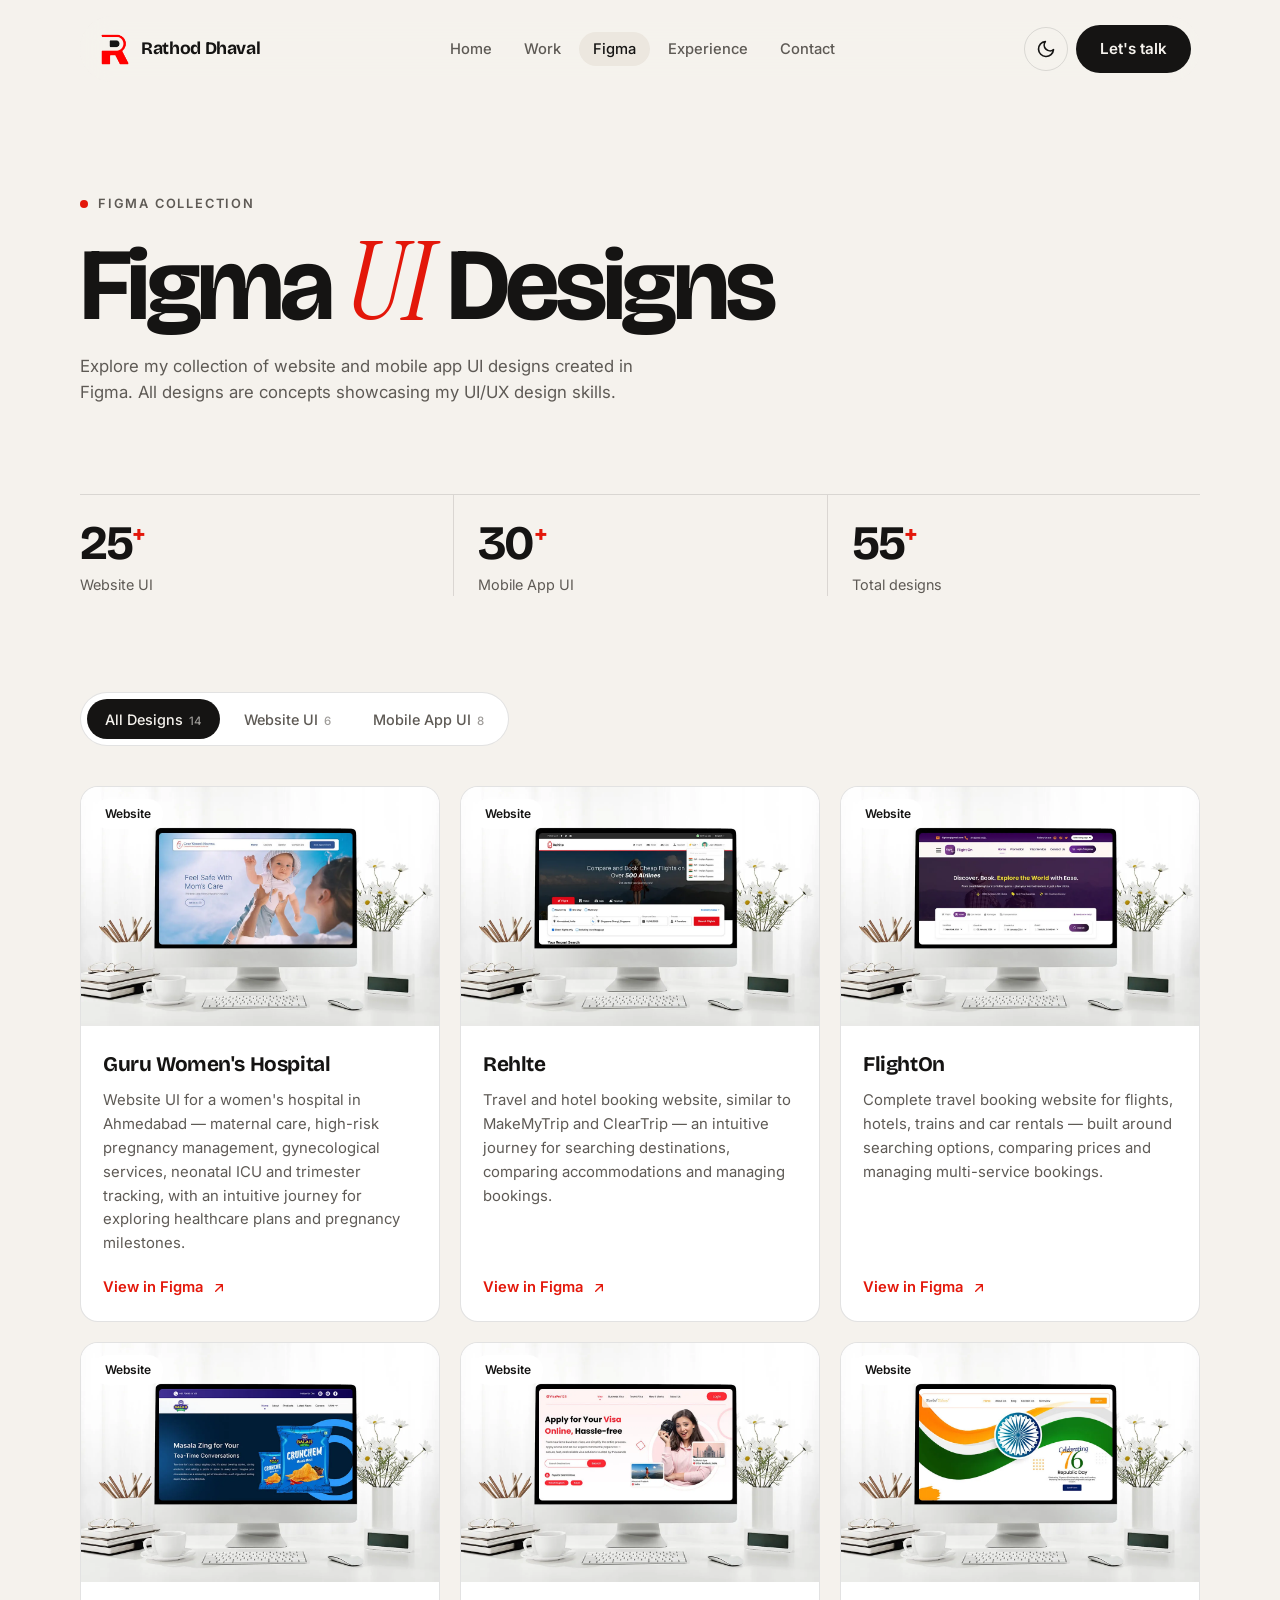
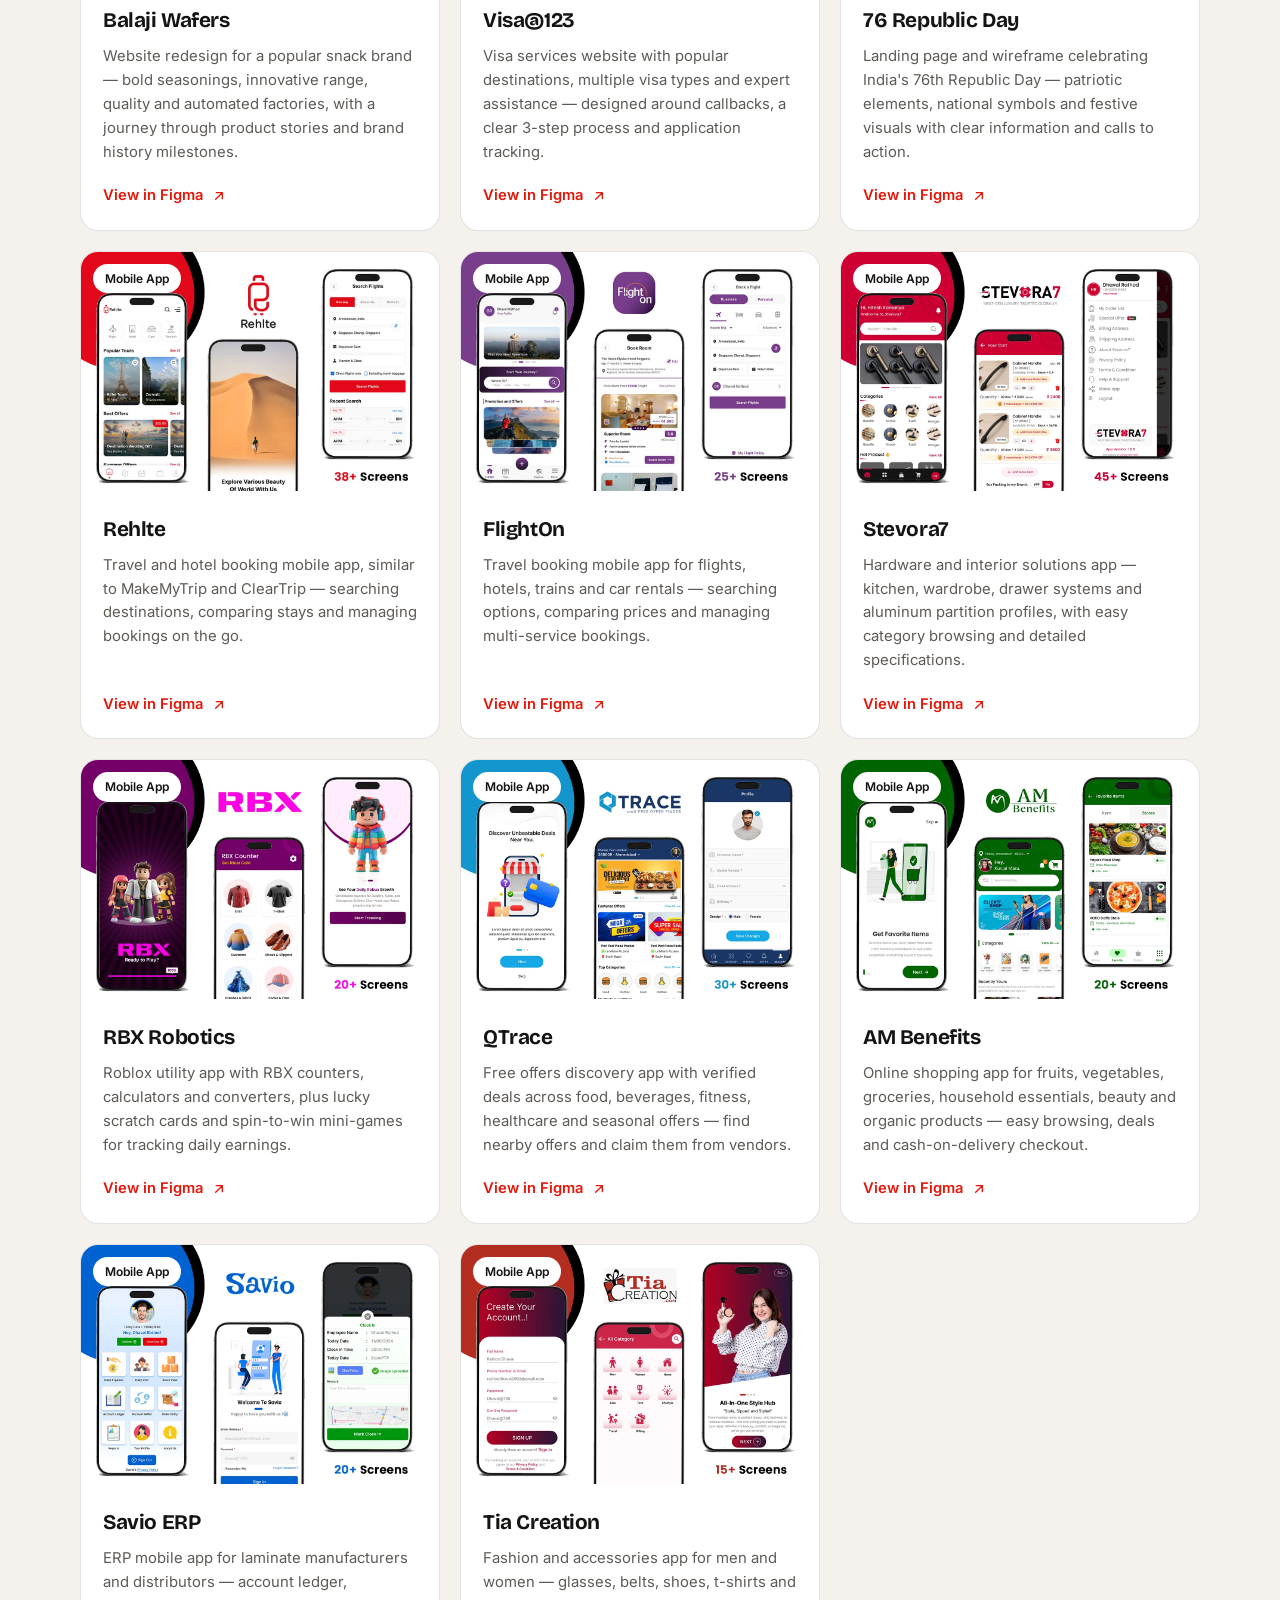
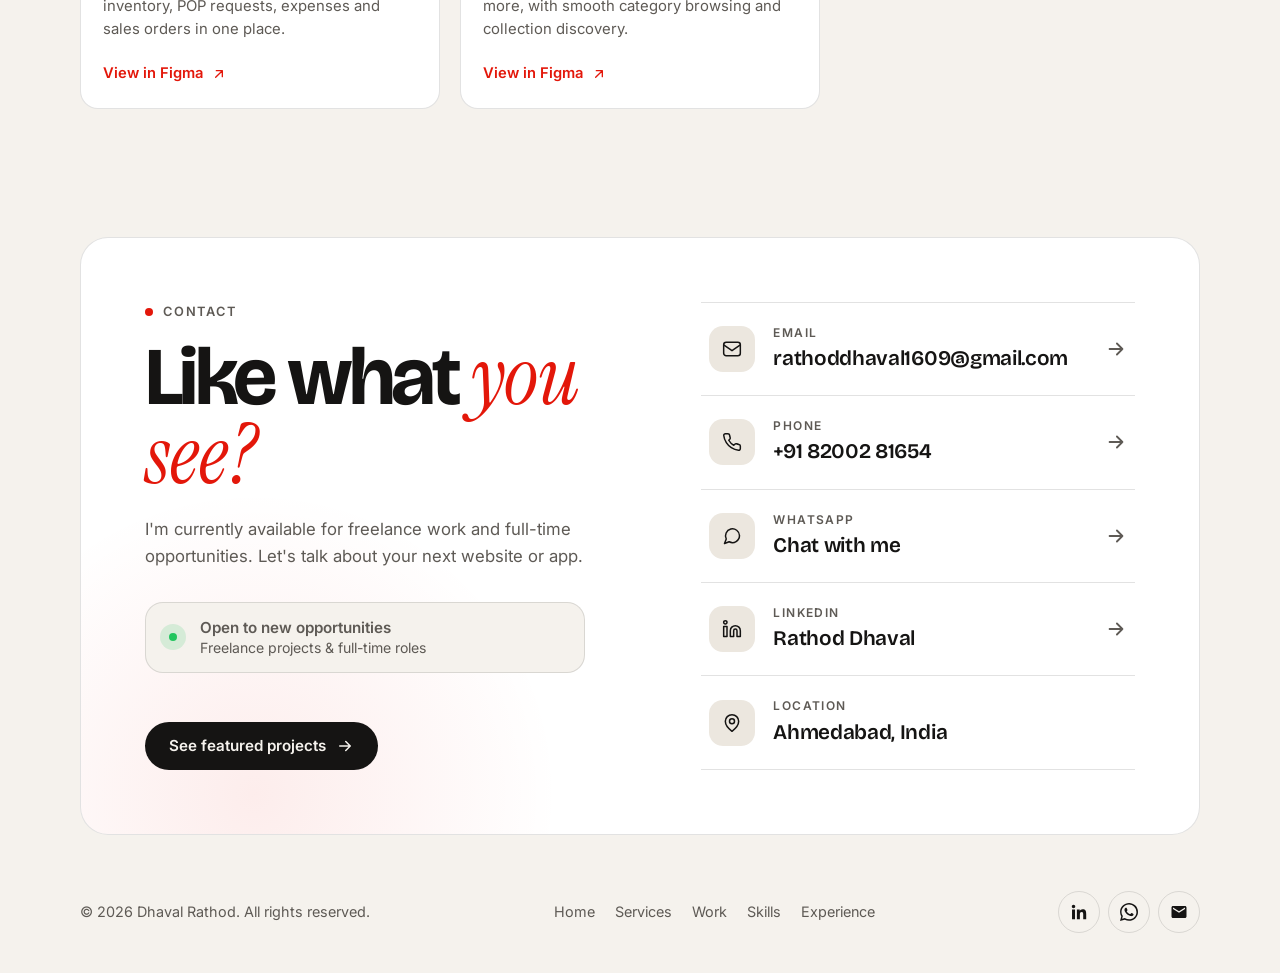
<file: new-portfolio/figma.html>
<!DOCTYPE html>
<html lang="en">

<head>
    <meta charset="UTF-8">
    <meta name="viewport" content="width=device-width, initial-scale=1.0">

    <title>Figma UI Designs — Dhaval Rathod</title>
    <meta name="description"
        content="Collection of website and mobile app UI designs created in Figma by Dhaval Rathod, Web Designer & UI/UX Designer in Ahmedabad.">
    <meta name="author" content="Dhaval Rathod">
    <meta name="theme-color" content="#f5f2ed">

    <meta property="og:title" content="Figma UI Designs — Dhaval Rathod">
    <meta property="og:description" content="Collection of website and mobile app UI designs created in Figma">
    <meta property="og:image" content="https://dhavalrathod.com/assets/img/gemini.png">
    <meta property="og:url" content="https://dhavalrathod.com/figma.html">
    <meta property="og:type" content="website">

    <link rel="icon" type="image/png" href="assets/img/favicon.png">

    <link rel="preconnect" href="https://fonts.googleapis.com">
    <link rel="preconnect" href="https://fonts.gstatic.com" crossorigin>
    <link
        href="https://fonts.googleapis.com/css2?family=Bricolage+Grotesque:opsz,wght@12..96,500..800&family=Inter:wght@400;500;600&family=Instrument+Serif:ital@1&display=swap"
        rel="stylesheet">

    <script>
        (function () {
            var t = null;
            try { t = localStorage.getItem('theme'); } catch (e) { }
            if (!t) t = window.matchMedia('(prefers-color-scheme: dark)').matches ? 'dark' : 'light';
            document.documentElement.setAttribute('data-theme', t);
            document.documentElement.classList.add('js');
        })();
    </script>

    <link rel="stylesheet" href="assets/css/style.css">
</head>

<body>
    <a href="#main" class="skip-link">Skip to main content</a>

    <!-- ========== HEADER ========== -->
    <header class="header" id="header">
        <div class="container">
            <div class="header-inner">
                <a href="index.html" class="brand" aria-label="Dhaval Rathod — home">
                    <img src="assets/img/logo.png" alt="" width="34" height="34">
                    <span>Rathod Dhaval</span>
                </a>

                <nav aria-label="Main navigation">
                    <ul class="nav-links" id="navMenu">
                        <li><a href="index.html">Home</a></li>
                        <li><a href="index.html#work">Work</a></li>
                        <li><a href="#designs" class="active" aria-current="page">Figma</a></li>
                        <li><a href="index.html#experience">Experience</a></li>
                        <li><a href="index.html#contact">Contact</a></li>
                    </ul>
                </nav>

                <div class="header-actions">
                    <button type="button" class="icon-btn theme-toggle" aria-label="Toggle dark mode">
                        <svg class="icon-moon" viewBox="0 0 24 24" fill="none" stroke="currentColor" stroke-width="2"
                            stroke-linecap="round" stroke-linejoin="round" aria-hidden="true">
                            <path d="M21 12.79A9 9 0 1 1 11.21 3 7 7 0 0 0 21 12.79z" />
                        </svg>
                        <svg class="icon-sun" viewBox="0 0 24 24" fill="none" stroke="currentColor" stroke-width="2"
                            stroke-linecap="round" stroke-linejoin="round" aria-hidden="true">
                            <circle cx="12" cy="12" r="4" />
                            <path
                                d="M12 2v2M12 20v2M4.93 4.93l1.41 1.41M17.66 17.66l1.41 1.41M2 12h2M20 12h2M4.93 19.07l1.41-1.41M17.66 6.34l1.41-1.41" />
                        </svg>
                    </button>
                    <a href="index.html#contact" class="btn btn-primary header-cta">Let's talk</a>
                    <button type="button" class="icon-btn menu-toggle" aria-label="Open menu" aria-expanded="false"
                        aria-controls="navMenu">
                        <span class="menu-toggle-lines" aria-hidden="true"><span></span><span></span><span></span></span>
                    </button>
                </div>
            </div>
        </div>
    </header>

    <main id="main">
        <!-- ========== PAGE HERO ========== -->
        <section class="page-hero">
            <div class="container">
                <p class="eyebrow rise">Figma collection</p>
                <h1 class="hero-title rise" style="--delay: .08s">Figma <span class="serif accent">UI</span> Designs</h1>
                <p class="hero-desc rise" style="--delay: .16s">Explore my collection of website and mobile app UI
                    designs created in Figma. All designs are concepts showcasing my UI/UX design skills.</p>

                <div class="hero-stats rise" style="--delay: .24s">
                    <div class="stat">
                        <div class="stat-num">25<sup>+</sup></div>
                        <div class="stat-label">Website UI</div>
                    </div>
                    <div class="stat">
                        <div class="stat-num">30<sup>+</sup></div>
                        <div class="stat-label">Mobile App UI</div>
                    </div>
                    <div class="stat">
                        <div class="stat-num">55<sup>+</sup></div>
                        <div class="stat-label">Total designs</div>
                    </div>
                </div>
            </div>
        </section>

        <!-- ========== DESIGNS ========== -->
        <section class="section" id="designs" style="padding-top: 24px">
            <div class="container">
                <div class="filters" role="group" aria-label="Filter designs">
                    <button type="button" class="filter-btn" data-filter="all" aria-pressed="true">All Designs<span
                            class="filter-count">14</span></button>
                    <button type="button" class="filter-btn" data-filter="website" aria-pressed="false">Website UI<span
                            class="filter-count">6</span></button>
                    <button type="button" class="filter-btn" data-filter="mobile" aria-pressed="false">Mobile App
                        UI<span class="filter-count">8</span></button>
                </div>

                <div class="design-grid" id="designGrid" aria-live="polite">
                    <!-- Website designs -->
                    <article class="design-card reveal" data-category="website">
                        <div class="design-media">
                            <span class="design-tag">Website</span>
                            <img src="assets/img/web-3.webp" width="1200" height="800" loading="lazy"
                                alt="Guru Women's Hospital website UI design showing maternal care, pregnancy services, and neonatal ICU information">
                        </div>
                        <div class="design-body">
                            <h3>Guru Women's Hospital</h3>
                            <p>Website UI for a women's hospital in Ahmedabad — maternal care, high-risk pregnancy
                                management, gynecological services, neonatal ICU and trimester tracking, with an
                                intuitive journey for exploring healthcare plans and pregnancy milestones.</p>
                            <a class="design-link" target="_blank" rel="noopener noreferrer"
                                href="https://www.figma.com/design/XOnDxW8x7UtIGSKCRBLIj0/Guru-Womens?node-id=2-17&amp;t=K42PNx86v3MW7D5Z-1">
                                View in Figma
                                <svg viewBox="0 0 24 24" fill="none" stroke="currentColor" stroke-width="2"
                                    stroke-linecap="round" stroke-linejoin="round" aria-hidden="true">
                                    <path d="M7 17L17 7M8 7h9v9" />
                                </svg>
                            </a>
                        </div>
                    </article>

                    <article class="design-card reveal" data-category="website">
                        <div class="design-media">
                            <span class="design-tag">Website</span>
                            <img src="assets/img/web-5.webp" width="1200" height="800" loading="lazy"
                                alt="Rehlte travel website UI design showing hotel search, destination options, and booking interface">
                        </div>
                        <div class="design-body">
                            <h3>Rehlte</h3>
                            <p>Travel and hotel booking website, similar to MakeMyTrip and ClearTrip — an intuitive
                                journey for searching destinations, comparing accommodations and managing bookings.</p>
                            <a class="design-link" target="_blank" rel="noopener noreferrer"
                                href="https://www.figma.com/design/GGoF1xACKAahN3qnjOe0UB/Rehlte---EN---Web---Flight-Search?node-id=0-1&amp;t=vWGx4HZ81gQic1y3-1">
                                View in Figma
                                <svg viewBox="0 0 24 24" fill="none" stroke="currentColor" stroke-width="2"
                                    stroke-linecap="round" stroke-linejoin="round" aria-hidden="true">
                                    <path d="M7 17L17 7M8 7h9v9" />
                                </svg>
                            </a>
                        </div>
                    </article>

                    <article class="design-card reveal" data-category="website">
                        <div class="design-media">
                            <span class="design-tag">Website</span>
                            <img src="assets/img/web-4.webp" width="1200" height="800" loading="lazy"
                                alt="FlightOn travel website UI design showing flight search, hotel listings, and multi-service booking interface">
                        </div>
                        <div class="design-body">
                            <h3>FlightOn</h3>
                            <p>Complete travel booking website for flights, hotels, trains and car rentals — built
                                around searching options, comparing prices and managing multi-service bookings.</p>
                            <a class="design-link" target="_blank" rel="noopener noreferrer"
                                href="https://www.figma.com/design/E11h395UtHJtw2T9koG74b/Flight-On-Lattest?node-id=0-1&amp;t=wNnixSEbhijdAX6Z-1">
                                View in Figma
                                <svg viewBox="0 0 24 24" fill="none" stroke="currentColor" stroke-width="2"
                                    stroke-linecap="round" stroke-linejoin="round" aria-hidden="true">
                                    <path d="M7 17L17 7M8 7h9v9" />
                                </svg>
                            </a>
                        </div>
                    </article>

                    <article class="design-card reveal" data-category="website">
                        <div class="design-media">
                            <span class="design-tag">Website</span>
                            <img src="assets/img/web-1.webp" width="1200" height="800" loading="lazy"
                                alt="Balaji Wafers website redesign UI showing snack products, brand story, and quality highlights">
                        </div>
                        <div class="design-body">
                            <h3>Balaji Wafers</h3>
                            <p>Website redesign for a popular snack brand — bold seasonings, innovative range, quality
                                and automated factories, with a journey through product stories and brand history
                                milestones.</p>
                            <a class="design-link" target="_blank" rel="noopener noreferrer"
                                href="https://www.figma.com/design/NW0DWTSAX4QTMibeJNj17q/Balaji?node-id=0-1&amp;t=Vrkv1X7w20OR9Ley-1">
                                View in Figma
                                <svg viewBox="0 0 24 24" fill="none" stroke="currentColor" stroke-width="2"
                                    stroke-linecap="round" stroke-linejoin="round" aria-hidden="true">
                                    <path d="M7 17L17 7M8 7h9v9" />
                                </svg>
                            </a>
                        </div>
                    </article>

                    <article class="design-card reveal" data-category="website">
                        <div class="design-media">
                            <span class="design-tag">Website</span>
                            <img src="assets/img/web-2.webp" width="1200" height="800" loading="lazy"
                                alt="Visa@123 website UI design showing visa services, popular destinations, and 3-step application process">
                        </div>
                        <div class="design-body">
                            <h3>Visa@123</h3>
                            <p>Visa services website with popular destinations, multiple visa types and expert
                                assistance — designed around callbacks, a clear 3-step process and application tracking.
                            </p>
                            <a class="design-link" target="_blank" rel="noopener noreferrer"
                                href="https://www.figma.com/design/adVXvS3Co825wwBc6aMDLR/VisaService?node-id=0-1&amp;t=x8XnFAlLVZpCM0l0-1">
                                View in Figma
                                <svg viewBox="0 0 24 24" fill="none" stroke="currentColor" stroke-width="2"
                                    stroke-linecap="round" stroke-linejoin="round" aria-hidden="true">
                                    <path d="M7 17L17 7M8 7h9v9" />
                                </svg>
                            </a>
                        </div>
                    </article>

                    <article class="design-card reveal" data-category="website">
                        <div class="design-media">
                            <span class="design-tag">Website</span>
                            <img src="assets/img/web-7.webp" width="1200" height="800" loading="lazy"
                                alt="76 Republic Day India landing page UI design with patriotic theme and national symbols">
                        </div>
                        <div class="design-body">
                            <h3>76 Republic Day</h3>
                            <p>Landing page and wireframe celebrating India's 76th Republic Day — patriotic elements,
                                national symbols and festive visuals with clear information and calls to action.</p>
                            <a class="design-link" target="_blank" rel="noopener noreferrer"
                                href="https://www.figma.com/design/h9X0gPbmtsYCY58G2Vgalh/Republic-Wireframe?node-id=0-1&amp;t=0niH6F1B7wr6Cwlj-1">
                                View in Figma
                                <svg viewBox="0 0 24 24" fill="none" stroke="currentColor" stroke-width="2"
                                    stroke-linecap="round" stroke-linejoin="round" aria-hidden="true">
                                    <path d="M7 17L17 7M8 7h9v9" />
                                </svg>
                            </a>
                        </div>
                    </article>

                    <!-- Mobile app designs -->
                    <article class="design-card reveal" data-category="mobile">
                        <div class="design-media">
                            <span class="design-tag">Mobile App</span>
                            <img src="assets/img/mob-1.webp" width="1200" height="800" loading="lazy"
                                alt="Rehlte travel booking app UI design showing hotel search and booking interface">
                        </div>
                        <div class="design-body">
                            <h3>Rehlte</h3>
                            <p>Travel and hotel booking mobile app, similar to MakeMyTrip and ClearTrip — searching
                                destinations, comparing stays and managing bookings on the go.</p>
                            <a class="design-link" target="_blank" rel="noopener noreferrer"
                                href="https://www.figma.com/design/j0jZHeIO6CbSuD64Anmo4u/Rehlte---Mobile-App---EN?node-id=0-1&amp;t=bRQZlLyuRGl1m90e-1">
                                View in Figma
                                <svg viewBox="0 0 24 24" fill="none" stroke="currentColor" stroke-width="2"
                                    stroke-linecap="round" stroke-linejoin="round" aria-hidden="true">
                                    <path d="M7 17L17 7M8 7h9v9" />
                                </svg>
                            </a>
                        </div>
                    </article>

                    <article class="design-card reveal" data-category="mobile">
                        <div class="design-media">
                            <span class="design-tag">Mobile App</span>
                            <img src="assets/img/mob-2.webp" width="1200" height="800" loading="lazy"
                                alt="FlightOn travel booking app UI design showing flight search, hotel listings, and train booking interface">
                        </div>
                        <div class="design-body">
                            <h3>FlightOn</h3>
                            <p>Travel booking mobile app for flights, hotels, trains and car rentals — searching
                                options, comparing prices and managing multi-service bookings.</p>
                            <a class="design-link" target="_blank" rel="noopener noreferrer"
                                href="https://www.figma.com/design/BzhfZRzo5BfC6YBjNRHVUr/Flight-On---Mobile-App?node-id=0-1&amp;t=KZOFzZ64fBRWBPzU-1">
                                View in Figma
                                <svg viewBox="0 0 24 24" fill="none" stroke="currentColor" stroke-width="2"
                                    stroke-linecap="round" stroke-linejoin="round" aria-hidden="true">
                                    <path d="M7 17L17 7M8 7h9v9" />
                                </svg>
                            </a>
                        </div>
                    </article>

                    <article class="design-card reveal" data-category="mobile">
                        <div class="design-media">
                            <span class="design-tag">Mobile App</span>
                            <img src="assets/img/mob-3.webp" width="1200" height="800" loading="lazy"
                                alt="Stevora7 hardware and interior solutions app UI design showing kitchen hardware, wardrobe systems, and aluminum partition products">
                        </div>
                        <div class="design-body">
                            <h3>Stevora7</h3>
                            <p>Hardware and interior solutions app — kitchen, wardrobe, drawer systems and aluminum
                                partition profiles, with easy category browsing and detailed specifications.</p>
                            <a class="design-link" target="_blank" rel="noopener noreferrer"
                                href="https://www.figma.com/design/yVbMv9DaeJL2ljFg0xPTzf/Stevora7---Final-Mobile-App?node-id=0-1&amp;t=LCOT4xsUVB6q8Dka-1">
                                View in Figma
                                <svg viewBox="0 0 24 24" fill="none" stroke="currentColor" stroke-width="2"
                                    stroke-linecap="round" stroke-linejoin="round" aria-hidden="true">
                                    <path d="M7 17L17 7M8 7h9v9" />
                                </svg>
                            </a>
                        </div>
                    </article>

                    <article class="design-card reveal" data-category="mobile">
                        <div class="design-media">
                            <span class="design-tag">Mobile App</span>
                            <img src="assets/img/mob-4.webp" width="1200" height="800" loading="lazy"
                                alt="RBX Robotics mobile app UI design showing RBX counter, calculator interface, and reward games like lucky scratch and spin to win">
                        </div>
                        <div class="design-body">
                            <h3>RBX Robotics</h3>
                            <p>Roblox utility app with RBX counters, calculators and converters, plus lucky scratch
                                cards and spin-to-win mini-games for tracking daily earnings.</p>
                            <!-- TODO: this link points to the Stevora7 file (same as the old site) — replace with the RBX Robotics Figma link -->
                            <a class="design-link" target="_blank" rel="noopener noreferrer"
                                href="https://www.figma.com/design/yVbMv9DaeJL2ljFg0xPTzf/Stevora7---Final-Mobile-App?node-id=0-1&amp;t=LCOT4xsUVB6q8Dka-1">
                                View in Figma
                                <svg viewBox="0 0 24 24" fill="none" stroke="currentColor" stroke-width="2"
                                    stroke-linecap="round" stroke-linejoin="round" aria-hidden="true">
                                    <path d="M7 17L17 7M8 7h9v9" />
                                </svg>
                            </a>
                        </div>
                    </article>

                    <article class="design-card reveal" data-category="mobile">
                        <div class="design-media">
                            <span class="design-tag">Mobile App</span>
                            <img src="assets/img/mob-5.webp" width="1200" height="800" loading="lazy"
                                alt="QTrace free offers discovery app UI design showing food, fitness, healthcare deals and seasonal offers interface">
                        </div>
                        <div class="design-body">
                            <h3>QTrace</h3>
                            <p>Free offers discovery app with verified deals across food, beverages, fitness,
                                healthcare and seasonal offers — find nearby offers and claim them from vendors.</p>
                            <a class="design-link" target="_blank" rel="noopener noreferrer"
                                href="https://www.figma.com/design/xt3YBIgO6mBP0f8iZB2uzC/Qtrace?node-id=0-1&amp;t=kat5swZkEWkquuxe-1">
                                View in Figma
                                <svg viewBox="0 0 24 24" fill="none" stroke="currentColor" stroke-width="2"
                                    stroke-linecap="round" stroke-linejoin="round" aria-hidden="true">
                                    <path d="M7 17L17 7M8 7h9v9" />
                                </svg>
                            </a>
                        </div>
                    </article>

                    <article class="design-card reveal" data-category="mobile">
                        <div class="design-media">
                            <span class="design-tag">Mobile App</span>
                            <img src="assets/img/mob-7.webp" width="1200" height="800" loading="lazy"
                                alt="AM Benefits online shopping app UI design showing grocery products, fresh fruits, vegetables, and household essentials interface">
                        </div>
                        <div class="design-body">
                            <h3>AM Benefits</h3>
                            <p>Online shopping app for fruits, vegetables, groceries, household essentials, beauty and
                                organic products — easy browsing, deals and cash-on-delivery checkout.</p>
                            <a class="design-link" target="_blank" rel="noopener noreferrer"
                                href="https://www.figma.com/design/Xc6rPdbwxRyRnC2bWRU7z4/AM-Benefits?node-id=0-1&amp;t=iBDEivzyZqsuQfWP-1">
                                View in Figma
                                <svg viewBox="0 0 24 24" fill="none" stroke="currentColor" stroke-width="2"
                                    stroke-linecap="round" stroke-linejoin="round" aria-hidden="true">
                                    <path d="M7 17L17 7M8 7h9v9" />
                                </svg>
                            </a>
                        </div>
                    </article>

                    <article class="design-card reveal" data-category="mobile">
                        <div class="design-media">
                            <span class="design-tag">Mobile App</span>
                            <img src="assets/img/mob-8.webp" width="1200" height="800" loading="lazy"
                                alt="Savio ERP mobile app UI design">
                        </div>
                        <div class="design-body">
                            <h3>Savio ERP</h3>
                            <p>ERP mobile app for laminate manufacturers and distributors — account ledger, inventory,
                                POP requests, expenses and sales orders in one place.</p>
                            <a class="design-link" target="_blank" rel="noopener noreferrer"
                                href="https://www.figma.com/design/pA0oXfLVRBIgrj2COfo8cY/Savio?node-id=0-1&amp;t=gyXpus6jfRnlGgEb-1">
                                View in Figma
                                <svg viewBox="0 0 24 24" fill="none" stroke="currentColor" stroke-width="2"
                                    stroke-linecap="round" stroke-linejoin="round" aria-hidden="true">
                                    <path d="M7 17L17 7M8 7h9v9" />
                                </svg>
                            </a>
                        </div>
                    </article>

                    <article class="design-card reveal" data-category="mobile">
                        <div class="design-media">
                            <span class="design-tag">Mobile App</span>
                            <img src="assets/img/mob-6.webp" width="1200" height="800" loading="lazy"
                                alt="Tia Creation fashion and accessories app UI design">
                        </div>
                        <div class="design-body">
                            <h3>Tia Creation</h3>
                            <p>Fashion and accessories app for men and women — glasses, belts, shoes, t-shirts and
                                more, with smooth category browsing and collection discovery.</p>
                            <a class="design-link" target="_blank" rel="noopener noreferrer"
                                href="https://www.figma.com/design/6vSdOQLyarJwfFXd2NFJgZ/Tia-Creation?node-id=0-1&amp;t=lIWVizEndiJw9Eo7-1">
                                View in Figma
                                <svg viewBox="0 0 24 24" fill="none" stroke="currentColor" stroke-width="2"
                                    stroke-linecap="round" stroke-linejoin="round" aria-hidden="true">
                                    <path d="M7 17L17 7M8 7h9v9" />
                                </svg>
                            </a>
                        </div>
                    </article>
                </div>
            </div>
        </section>

        <!-- ========== CONTACT ========== -->
        <section class="contact" id="contact">
            <div class="container">
                <div class="contact-panel reveal">
                    <div class="contact-intro">
                        <p class="eyebrow">Contact</p>
                        <h2 class="contact-title">Like what <span class="serif">you see?</span></h2>
                        <p class="contact-sub">I'm currently available for freelance work and full-time opportunities.
                            Let's talk about your next website or app.</p>
                        <div class="availability">
                            <span class="status-dot" aria-hidden="true"></span>
                            <span><strong>Open to new opportunities</strong>
                                <span>Freelance projects &amp; full-time roles</span></span>
                        </div>
                        <div class="contact-actions">
                            <a href="index.html#work" class="btn btn-primary">
                                See featured projects
                                <svg viewBox="0 0 24 24" fill="none" stroke="currentColor" stroke-width="2"
                                    stroke-linecap="round" stroke-linejoin="round" aria-hidden="true">
                                    <path d="M5 12h14M13 6l6 6-6 6" />
                                </svg>
                            </a>
                        </div>
                    </div>

                    <ul class="contact-list">
                        <li>
                            <a class="contact-row" href="mailto:rathoddhaval1609@gmail.com">
                                <span class="contact-row-icon" aria-hidden="true">
                                    <svg viewBox="0 0 24 24" fill="none" stroke="currentColor" stroke-width="1.8"
                                        stroke-linecap="round" stroke-linejoin="round">
                                        <rect x="2" y="4" width="20" height="16" rx="3" />
                                        <path d="M2 7l10 7 10-7" />
                                    </svg>
                                </span>
                                <span>
                                    <span class="contact-row-label">Email</span>
                                    <span class="contact-row-value">rathoddhaval1609@gmail.com</span>
                                </span>
                                <svg class="contact-row-arrow" viewBox="0 0 24 24" fill="none" stroke="currentColor"
                                    stroke-width="2" stroke-linecap="round" stroke-linejoin="round" aria-hidden="true">
                                    <path d="M5 12h14M13 6l6 6-6 6" />
                                </svg>
                            </a>
                        </li>
                        <li>
                            <a class="contact-row" href="tel:+918200281654">
                                <span class="contact-row-icon" aria-hidden="true">
                                    <svg viewBox="0 0 24 24" fill="none" stroke="currentColor" stroke-width="1.8"
                                        stroke-linecap="round" stroke-linejoin="round">
                                        <path
                                            d="M22 16.92v3a2 2 0 0 1-2.18 2 19.8 19.8 0 0 1-8.63-3.07 19.5 19.5 0 0 1-6-6A19.8 19.8 0 0 1 2.1 4.18 2 2 0 0 1 4.1 2h3a2 2 0 0 1 2 1.72c.13.96.36 1.9.7 2.81a2 2 0 0 1-.45 2.11L8.1 9.9a16 16 0 0 0 6 6l1.27-1.27a2 2 0 0 1 2.11-.45c.9.34 1.85.57 2.81.7A2 2 0 0 1 22 16.92z" />
                                    </svg>
                                </span>
                                <span>
                                    <span class="contact-row-label">Phone</span>
                                    <span class="contact-row-value">+91 82002 81654</span>
                                </span>
                                <svg class="contact-row-arrow" viewBox="0 0 24 24" fill="none" stroke="currentColor"
                                    stroke-width="2" stroke-linecap="round" stroke-linejoin="round" aria-hidden="true">
                                    <path d="M5 12h14M13 6l6 6-6 6" />
                                </svg>
                            </a>
                        </li>
                        <li>
                            <a class="contact-row"
                                href="https://wa.me/918200281654?text=Hi%20Dhaval,%20I'm%20interested%20in%20your%20work"
                                target="_blank" rel="noopener noreferrer">
                                <span class="contact-row-icon" aria-hidden="true">
                                    <svg viewBox="0 0 24 24" fill="none" stroke="currentColor" stroke-width="1.8"
                                        stroke-linecap="round" stroke-linejoin="round">
                                        <path d="M21 11.5a8.4 8.4 0 0 1-12.4 7.4L3 21l2.1-5.4A8.4 8.4 0 1 1 21 11.5z" />
                                    </svg>
                                </span>
                                <span>
                                    <span class="contact-row-label">WhatsApp</span>
                                    <span class="contact-row-value">Chat with me</span>
                                </span>
                                <svg class="contact-row-arrow" viewBox="0 0 24 24" fill="none" stroke="currentColor"
                                    stroke-width="2" stroke-linecap="round" stroke-linejoin="round" aria-hidden="true">
                                    <path d="M5 12h14M13 6l6 6-6 6" />
                                </svg>
                            </a>
                        </li>
                        <li>
                            <a class="contact-row" href="https://linkedin.com/in/rathod-dhaval-57a87a1b6" target="_blank"
                                rel="noopener noreferrer">
                                <span class="contact-row-icon" aria-hidden="true">
                                    <svg viewBox="0 0 24 24" fill="none" stroke="currentColor" stroke-width="1.8"
                                        stroke-linecap="round" stroke-linejoin="round">
                                        <path d="M16 8a6 6 0 0 1 6 6v7h-4v-7a2 2 0 0 0-4 0v7h-4v-7a6 6 0 0 1 6-6z" />
                                        <rect x="2" y="9" width="4" height="12" />
                                        <circle cx="4" cy="4" r="2" />
                                    </svg>
                                </span>
                                <span>
                                    <span class="contact-row-label">LinkedIn</span>
                                    <span class="contact-row-value">Rathod Dhaval</span>
                                </span>
                                <svg class="contact-row-arrow" viewBox="0 0 24 24" fill="none" stroke="currentColor"
                                    stroke-width="2" stroke-linecap="round" stroke-linejoin="round" aria-hidden="true">
                                    <path d="M5 12h14M13 6l6 6-6 6" />
                                </svg>
                            </a>
                        </li>
                        <li>
                            <div class="contact-row">
                                <span class="contact-row-icon" aria-hidden="true">
                                    <svg viewBox="0 0 24 24" fill="none" stroke="currentColor" stroke-width="1.8"
                                        stroke-linecap="round" stroke-linejoin="round">
                                        <path d="M20 10c0 6-8 12-8 12s-8-6-8-12a8 8 0 0 1 16 0z" />
                                        <circle cx="12" cy="10" r="3" />
                                    </svg>
                                </span>
                                <span>
                                    <span class="contact-row-label">Location</span>
                                    <span class="contact-row-value">Ahmedabad, India</span>
                                </span>
                            </div>
                        </li>
                    </ul>
                </div>
            </div>
        </section>
    </main>

    <!-- ========== FOOTER ========== -->
    <footer class="footer">
        <div class="container footer-inner">
            <p>© <span data-year>2026</span> Dhaval Rathod. All rights reserved.</p>
            <ul class="footer-links">
                <li><a href="index.html">Home</a></li>
                <li><a href="index.html#services">Services</a></li>
                <li><a href="index.html#work">Work</a></li>
                <li><a href="index.html#skills">Skills</a></li>
                <li><a href="index.html#experience">Experience</a></li>
            </ul>
            <div class="socials">
                <a href="https://linkedin.com/in/rathod-dhaval-57a87a1b6" target="_blank" rel="noopener noreferrer"
                    aria-label="LinkedIn profile">
                    <svg viewBox="0 0 100 100" aria-hidden="true">
                        <path
                            d="M90 90V60.7c0-14.4-3.1-25.4-19.9-25.4-8.1 0-13.5 4.4-15.7 8.6h-.2v-7.3H38.3V90h16.6V63.5c0-7 1.3-13.7 9.9-13.7 8.5 0 8.6 7.9 8.6 14.1v26H90zM11.3 36.6h16.6V90H11.3zM19.6 10c-5.3 0-9.6 4.3-9.6 9.6s4.3 9.7 9.6 9.7 9.6-4.4 9.6-9.7-4.3-9.6-9.6-9.6z" />
                    </svg>
                </a>
                <a href="https://wa.me/918200281654" target="_blank" rel="noopener noreferrer"
                    aria-label="WhatsApp">
                    <svg viewBox="0 0 24 24" aria-hidden="true">
                        <path
                            d="M20.52 3.449C12.831-3.984.106 1.407.101 11.893c0 2.096.549 4.14 1.595 5.945L0 24l6.335-1.652c7.905 4.27 17.661-1.4 17.665-10.449 0-3.176-1.24-6.165-3.495-8.411zm-8.5 18.3c-1.79 0-3.54-.48-5.07-1.39l-.36-.21-3.76.98 1-3.65-.24-.38a9.86 9.86 0 0 1 8.43-15.08 9.86 9.86 0 0 1 9.93 9.86c0 5.45-4.48 9.87-9.93 9.87zm5.44-7.4c-.3-.15-1.76-.87-2.03-.97-.27-.1-.47-.15-.67.15-.2.3-.77.97-.94 1.16-.17.2-.35.22-.65.07-.3-.15-1.26-.46-2.4-1.48-.89-.79-1.49-1.77-1.66-2.07-.17-.3-.02-.46.13-.61.13-.13.3-.35.45-.52.15-.17.2-.3.3-.5.1-.2.05-.37-.03-.52-.07-.15-.67-1.62-.92-2.21-.24-.58-.49-.5-.67-.51h-.57c-.2 0-.52.07-.79.37-.27.3-1.04 1.02-1.04 2.48s1.07 2.88 1.21 3.07c.15.2 2.1 3.2 5.08 4.49.71.31 1.26.49 1.69.63.71.22 1.36.19 1.87.12.57-.09 1.76-.72 2.01-1.42.25-.7.25-1.29.17-1.42-.07-.12-.27-.2-.57-.35z" />
                    </svg>
                </a>
                <a href="mailto:rathoddhaval1609@gmail.com" aria-label="Email">
                    <svg viewBox="0 0 24 24" aria-hidden="true">
                        <path
                            d="M20 4H4c-1.1 0-2 .9-2 2v12c0 1.1.9 2 2 2h16c1.1 0 2-.9 2-2V6c0-1.1-.9-2-2-2zm0 4l-8 5-8-5V6l8 5 8-5v2z" />
                    </svg>
                </a>
            </div>
        </div>
    </footer>

    <script src="assets/js/main.js" defer></script>
</body>

</html>
</file>
<file: style.css>
/* ========== COMPLETE STYLES - CORE CSS ========== */
/* Author: Dhaval Rathod
   Description: Main stylesheet for portfolio website
   Version: 1.0
*/

/* ========== RESET & BASE STYLES ========== */
* {
    margin: 0;
    padding: 0;
    box-sizing: border-box;
}

:root {
    --pure-red: #ff0000;
    --dark-bg: #0a0a0a;
    --card-bg: #1a1a1a;
    --text-white: #ffffff;
    --text-gray: #b0b0b0;
    --gradient-red: linear-gradient(135deg, #ff0000 0%, #cc0000 100%);
}

html {
    scroll-behavior: smooth;
}

body {
    font-family: 'Segoe UI', Tahoma, Geneva, Verdana, sans-serif;
    background-color: var(--dark-bg);
    color: var(--text-white);
    line-height: 1.6;
    overflow-x: hidden;
    position: relative;
    min-height: 100vh;
}

/* ========== ACCESSIBILITY ========== */
.skip-link {
    position: absolute;
    top: -40px;
    left: 0;
    background: var(--pure-red);
    color: white;
    padding: 8px 15px;
    z-index: 10000;
    text-decoration: none;
    transition: top 0.3s ease;
}

.skip-link:focus {
    top: 0;
}

@media (prefers-reduced-motion: reduce) {
    * {
        animation-duration: 0.01ms !important;
        animation-iteration-count: 1 !important;
        transition-duration: 0.01ms !important;
        scroll-behavior: auto !important;
    }
}

/* ========== RED DOTS BACKGROUND ========== */
.dots-background {
    position: fixed;
    top: 0;
    left: 0;
    width: 100%;
    height: 100%;
    pointer-events: none;
    z-index: 0;
    overflow: hidden;
}

.hero-orb {
    position: absolute;
    width: 90vmax;
    height: 50vmax;
    background: radial-gradient(circle at 30% 30%, #250000, #04000330 70%);
    top: 50%;
    left: 80%;
    transform: translate(-50%, -50%);
    z-index: -1;
    border-radius: 50%;
    filter: blur(110.4px)
}

.dot {
    position: absolute;
    width: 4px;
    height: 4px;
    background: var(--pure-red);
    border-radius: 50%;
    opacity: 0.15;
    animation: floatDot 8s infinite ease-in-out;
}

/* Dot positions - 30 dots with different sizes and animations */
.dot:nth-child(1) {
    top: 5%;
    left: 3%;
    width: 6px;
    height: 6px;
    animation-duration: 12s;
}

.dot:nth-child(2) {
    top: 12%;
    left: 15%;
    width: 3px;
    height: 3px;
    animation-duration: 15s;
    animation-delay: 1s;
}

.dot:nth-child(3) {
    top: 22%;
    left: 25%;
    width: 5px;
    height: 5px;
    animation-duration: 10s;
    animation-delay: 2s;
}

.dot:nth-child(4) {
    top: 35%;
    left: 8%;
    width: 4px;
    height: 4px;
    animation-duration: 14s;
    animation-delay: 0.5s;
}

.dot:nth-child(5) {
    top: 45%;
    left: 35%;
    width: 7px;
    height: 7px;
    animation-duration: 11s;
    animation-delay: 3s;
}

.dot:nth-child(6) {
    top: 52%;
    left: 45%;
    width: 3px;
    height: 3px;
    animation-duration: 16s;
    animation-delay: 1.5s;
}

.dot:nth-child(7) {
    top: 63%;
    left: 55%;
    width: 5px;
    height: 5px;
    animation-duration: 13s;
    animation-delay: 2.5s;
}

.dot:nth-child(8) {
    top: 75%;
    left: 18%;
    width: 4px;
    height: 4px;
    animation-duration: 12s;
    animation-delay: 0.8s;
}

.dot:nth-child(9) {
    top: 82%;
    left: 65%;
    width: 6px;
    height: 6px;
    animation-duration: 15s;
    animation-delay: 1.2s;
}

.dot:nth-child(10) {
    top: 15%;
    left: 75%;
    width: 3px;
    height: 3px;
    animation-duration: 14s;
    animation-delay: 2.8s;
}

.dot:nth-child(11) {
    top: 25%;
    left: 85%;
    width: 5px;
    height: 5px;
    animation-duration: 11s;
    animation-delay: 3.2s;
}

.dot:nth-child(12) {
    top: 38%;
    left: 68%;
    width: 4px;
    height: 4px;
    animation-duration: 13s;
    animation-delay: 0.3s;
}

.dot:nth-child(13) {
    top: 48%;
    left: 78%;
    width: 6px;
    height: 6px;
    animation-duration: 16s;
    animation-delay: 2.1s;
}

.dot:nth-child(14) {
    top: 58%;
    left: 88%;
    width: 3px;
    height: 3px;
    animation-duration: 12s;
    animation-delay: 1.7s;
}

.dot:nth-child(15) {
    top: 68%;
    left: 95%;
    width: 5px;
    height: 5px;
    animation-duration: 14s;
    animation-delay: 3.5s;
}

.dot:nth-child(16) {
    top: 78%;
    left: 48%;
    width: 4px;
    height: 4px;
    animation-duration: 11s;
    animation-delay: 0.9s;
}

.dot:nth-child(17) {
    top: 88%;
    left: 58%;
    width: 6px;
    height: 6px;
    animation-duration: 15s;
    animation-delay: 2.3s;
}

.dot:nth-child(18) {
    top: 95%;
    left: 38%;
    width: 3px;
    height: 3px;
    animation-duration: 13s;
    animation-delay: 1.1s;
}

.dot:nth-child(19) {
    top: 8%;
    left: 95%;
    width: 5px;
    height: 5px;
    animation-duration: 16s;
    animation-delay: 2.9s;
}

.dot:nth-child(20) {
    top: 18%;
    left: 45%;
    width: 4px;
    height: 4px;
    animation-duration: 12s;
    animation-delay: 0.4s;
}

.dot:nth-child(21) {
    top: 28%;
    left: 55%;
    width: 7px;
    height: 7px;
    animation-duration: 14s;
    animation-delay: 1.3s;
}

.dot:nth-child(22) {
    top: 40%;
    left: 65%;
    width: 3px;
    height: 3px;
    animation-duration: 15s;
    animation-delay: 2.2s;
}

.dot:nth-child(23) {
    top: 50%;
    left: 75%;
    width: 5px;
    height: 5px;
    animation-duration: 11s;
    animation-delay: 0.7s;
}

.dot:nth-child(24) {
    top: 60%;
    left: 85%;
    width: 4px;
    height: 4px;
    animation-duration: 13s;
    animation-delay: 1.8s;
}

.dot:nth-child(25) {
    top: 70%;
    left: 12%;
    width: 6px;
    height: 6px;
    animation-duration: 16s;
    animation-delay: 2.4s;
}

.dot:nth-child(26) {
    top: 80%;
    left: 22%;
    width: 3px;
    height: 3px;
    animation-duration: 12s;
    animation-delay: 0.2s;
}

.dot:nth-child(27) {
    top: 90%;
    left: 32%;
    width: 5px;
    height: 5px;
    animation-duration: 14s;
    animation-delay: 3.1s;
}

.dot:nth-child(28) {
    top: 96%;
    left: 42%;
    width: 4px;
    height: 4px;
    animation-duration: 11s;
    animation-delay: 1.4s;
}

.dot:nth-child(29) {
    top: 45%;
    left: 92%;
    width: 6px;
    height: 6px;
    animation-duration: 15s;
    animation-delay: 2.7s;
}

.dot:nth-child(30) {
    top: 72%;
    left: 72%;
    width: 3px;
    height: 3px;
    animation-duration: 13s;
    animation-delay: 0.6s;
}

@keyframes floatDot {

    0%,
    100% {
        transform: translateY(0) translateX(0);
        opacity: 0.15;
    }

    25% {
        transform: translateY(-25px) translateX(15px);
        opacity: 0.3;
    }

    50% {
        transform: translateY(25px) translateX(-15px);
        opacity: 0.2;
    }

    75% {
        transform: translateY(-15px) translateX(-25px);
        opacity: 0.25;
    }
}

/* ========== UTILITY CLASSES ========== */
.container {
    max-width: 1400px;
    margin: 0 auto;
    padding: 0 2rem;
    position: relative;
    z-index: 2;
}

.section {
    padding: 6rem 0;
    position: relative;
    z-index: 2;
}

/* ========== HEADER STYLES ========== */
.header {
    position: sticky;
    top: 0;
    left: 0;
    width: 100%;
    background-color: rgba(10, 10, 10, 0.95);
    backdrop-filter: blur(10px);
    border-bottom: 1px solid rgba(255, 0, 0, 0.2);
    z-index: 1000;
    padding: 1rem 2rem;
    transition: all 0.3s ease;
}

.header.scrolled {
    background-color: rgb(10 10 10 / 57%);
    border-bottom-color: var(--pure-red);
    box-shadow: 0 4px 20px rgba(255, 0, 0, 0.1);
}

.nav-container {
    max-width: 1400px;
    margin: 0 auto;
    display: flex;
    justify-content: space-between;
    align-items: center;
}

/* Logo Styles */
.logo {
    display: flex;
    align-items: center;
    gap: 12px;
    text-decoration: none;
}

.logo-dot {
    width: 50px;
    height: 50px;
    background-color: rgb(255, 255, 255);
    border-radius: 12px;
    transition: all 0.3s ease;
    box-shadow: 0 0 0px var(--pure-red);
    display: flex;
    justify-content: center;
    align-items: center;
}

.logo-dot img {
    max-width: 70%;
    transition: transform 0.3s ease;
}

.logo:hover .logo-dot {
    box-shadow: 0 0 20px var(--pure-red);
    transform: scale(1.05) rotate(10deg);
}

.logo-text {
    font-size: 1.5rem;
    font-weight: 700;
    color: var(--text-white);
    letter-spacing: 1px;
}

.logo-text span {
    color: var(--pure-red);
    margin-left: 2px;
}

/* Navigation Menu */
.nav-menu {
    display: flex;
    list-style: none;
    gap: 2.5rem;
}

.nav-item {
    position: relative;
}

.nav-link {
    color: var(--text-white);
    text-decoration: none;
    font-size: 1rem;
    font-weight: 500;
    padding: 0.5rem 0;
    transition: color 0.3s ease;
    letter-spacing: 0.5px;
    position: relative;
}

.nav-link:focus-visible {
    outline: 2px solid var(--pure-red);
    outline-offset: 4px;
}

/* Underline animation */
.nav-link::before {
    content: '';
    position: absolute;
    bottom: 0;
    left: 0;
    width: 0;
    height: 2px;
    background: var(--pure-red);
    transition: width 0.3s ease;
}

.nav-link:hover::before,
.nav-link.active::before {
    width: 40%;
}

.nav-link:hover,
.nav-link.active {
    color: var(--pure-red);
}


.nav-link-new {
    color: var(--text-white);
    text-decoration: none;
    font-size: 1rem;
    font-weight: 500;
    padding: 0.5rem 0;
    transition: color 0.3s ease;
    letter-spacing: 0.5px;
    position: relative;
}

.nav-link-new:focus-visible {
    outline: 2px solid var(--pure-red);
    outline-offset: 4px;
}

/* Underline animation */
.nav-link-new::before {
    content: '';
    position: absolute;
    bottom: 0;
    left: 0;
    width: 0;
    height: 2px;
    background: var(--pure-red);
    transition: width 0.3s ease;
}

.nav-link-new:hover::before,
.nav-link-new.active::before {
    width: 40%;
}

.nav-link-new:hover,
.nav-link-new.active {
    color: var(--pure-red);
}

/* Hamburger Menu */
.hamburger {
    display: none;
    cursor: pointer;
    width: 30px;
    height: 24px;
    flex-direction: column;
    justify-content: space-between;
    background: transparent;
    border: none;
    padding: 0;
    z-index: 1001;
}

.hamburger-line {
    width: 100%;
    height: 3px;
    background-color: var(--pure-red);
    transition: all 0.3s ease;
    border-radius: 3px;
}

.hamburger.active .hamburger-line:nth-child(1) {
    transform: rotate(45deg) translate(8px, 8px);
}

.hamburger.active .hamburger-line:nth-child(2) {
    opacity: 0;
}

.hamburger.active .hamburger-line:nth-child(3) {
    transform: rotate(-45deg) translate(7px, -7px);
}

/* ========== HERO SECTION ========== */
.hero {
    min-height: 90vh;
    display: flex;
    align-items: center;
    justify-content: center;
    position: relative;
    overflow: hidden;
    padding: 4rem 0;
}

.hero-content {
    max-width: 900px;
    margin: 0 auto;
    text-align: center;
    position: relative;
    z-index: 2;
    animation: fadeInUp 1s ease;
}

.hero-title {
    margin-bottom: 1.5rem;
}

.hero-title .greeting {
    display: block;
    font-size: 2rem;
    color: var(--text-gray);
    font-weight: 400;
    margin-bottom: 0.5rem;
    animation: fadeInUp 0.8s ease;
}

.hero-title .name {
    display: block;
    font-size: 5rem;
    font-weight: 800;
    color: var(--text-white);
    line-height: 1.2;
    text-shadow: 0 0 30px rgba(255, 0, 0, 0.3);
    animation: fadeInUp 1s ease;
}

.hero-title .name::after {
    content: '';
    display: block;
    width: 100px;
    height: 4px;
    background: var(--pure-red);
    margin: 1rem auto 0;
    border-radius: 2px;
    animation: expandWidth 1.2s ease;
}

/* Typing Animation */
.hero-typing {
    font-size: 2.5rem;
    margin-bottom: 2rem;
    min-height: 4rem;
    display: flex;
    justify-content: center;
    align-items: center;
    gap: 0.5rem;
    flex-wrap: wrap;
    animation: fadeInUp 1.2s ease;
}

.static-text {
    color: var(--text-white);
    font-weight: 500;
}

.dynamic-text {
    color: var(--pure-red);
    font-weight: 700;
    position: relative;
    text-shadow: 0 0 20px rgba(255, 0, 0, 0.5);
}

.cursor {
    color: var(--pure-red);
    font-weight: 700;
    animation: blink 1s infinite;
}

@keyframes blink {

    0%,
    50% {
        opacity: 1;
    }

    51%,
    100% {
        opacity: 0;
    }
}

.hero-description {
    font-size: 1.2rem;
    color: var(--text-gray);
    max-width: 700px;
    margin: 0 auto 2.5rem;
    line-height: 1.8;
    animation: fadeInUp 1.4s ease;
}

.hero-buttons {
    display: flex;
    gap: 1rem;
    justify-content: center;
    animation: fadeInUp 1.6s ease;
}

.btn {
    display: inline-block;
    padding: 1rem 2.5rem;
    border-radius: 50px;
    font-weight: 600;
    text-decoration: none;
    transition: all 0.3s ease;
    position: relative;
    overflow: hidden;
    border: none;
    cursor: pointer;
    font-size: 1rem;
}

.btn:focus-visible {
    outline: 2px solid var(--pure-red);
    outline-offset: 2px;
}

.btn::before {
    content: '';
    position: absolute;
    top: 50%;
    left: 50%;
    width: 0;
    height: 0;
    border-radius: 50%;
    background: rgba(255, 255, 255, 0.2);
    transform: translate(-50%, -50%);
    transition: width 0.6s, height 0.6s;
}

.btn:hover::before {
    width: 300px;
    height: 300px;
}

.btn-primary {
    background: var(--gradient-red);
    color: var(--text-white);
    box-shadow: 0 0 20px rgba(255, 0, 0, 0.3);
}

.btn-primary:hover {
    transform: translateY(-3px);
    box-shadow: 0 0 30px rgba(255, 0, 0, 0.5);
}

.btn-outline {
    background: transparent;
    border: 2px solid var(--pure-red);
    color: var(--text-white);
}

.btn-outline:hover {
    background: var(--pure-red);
    transform: translateY(-3px);
    box-shadow: 0 0 30px rgba(255, 0, 0, 0.3);
}

/* Keyframe Animations */
@keyframes fadeInUp {
    from {
        opacity: 0;
        transform: translateY(30px);
    }

    to {
        opacity: 1;
        transform: translateY(0);
    }
}

@keyframes expandWidth {
    from {
        width: 0;
        opacity: 0;
    }

    to {
        width: 100px;
        opacity: 1;
    }
}

@keyframes expandWidthCenter {
    from {
        width: 0;
        opacity: 0;
    }

    to {
        width: 80px;
        opacity: 1;
    }
}

@keyframes progressFill {
    from {
        transform: scaleX(0);
    }

    to {
        transform: scaleX(1);
    }
}

@keyframes shimmer {
    0% {
        transform: translateX(-100%);
    }

    100% {
        transform: translateX(100%);
    }
}

@keyframes pulse {

    0%,
    100% {
        opacity: 1;
        transform: scale(1);
    }

    50% {
        opacity: 0.5;
        transform: scale(1.2);
    }
}

@keyframes heartBeat {

    0%,
    100% {
        transform: scale(1);
    }

    50% {
        transform: scale(1.2);
    }
}

@keyframes modalSlideIn {
    from {
        opacity: 0;
        transform: translateY(-50px);
    }

    to {
        opacity: 1;
        transform: translateY(0);
    }
}

/* ========== SERVICES SECTION ========== */
.services {
    background-color: var(--dark-bg);
    position: relative;
    z-index: 2;
    padding: 6rem 0;
}

.section-header {
    text-align: center;
    margin-bottom: 4rem;
    animation: fadeInUp 0.8s ease;
}

.section-title {
    font-size: 2.5rem;
    font-weight: 700;
    color: var(--text-white);
    margin-bottom: 1rem;
    position: relative;
    display: inline-block;
}

.section-title::after {
    content: '';
    position: absolute;
    bottom: -10px;
    left: 50%;
    transform: translateX(-50%);
    width: 80px;
    height: 3px;
    background: var(--pure-red);
    border-radius: 2px;
    animation: expandWidthCenter 0.8s ease;
}

.section-subtitle {
    font-size: 1.1rem;
    color: var(--text-gray);
    font-weight: 400;
}

.services-grid {
    display: grid;
    grid-template-columns: repeat(3, 1fr);
    gap: 2rem;
    max-width: 1200px;
    margin: 0 auto;
}

.service-card {
    background: linear-gradient(145deg, var(--card-bg), #151515);
    border-radius: 20px;
    padding: 2.5rem 2rem;
    transition: all 0.4s ease;
    position: relative;
    overflow: hidden;
    border: 1px solid rgba(255, 0, 0, 0.1);
    animation: fadeInUp 0.8s ease;
    animation-fill-mode: both;
}

.service-card:nth-child(1) {
    animation-delay: 0.2s;
}

.service-card:nth-child(2) {
    animation-delay: 0.4s;
}

.service-card:nth-child(3) {
    animation-delay: 0.6s;
}

.service-card::before {
    content: '';
    position: absolute;
    top: 0;
    left: 0;
    width: 100%;
    height: 100%;
    background: radial-gradient(circle at top right, rgba(255, 0, 0, 0.1), transparent 70%);
    opacity: 0;
    transition: opacity 0.4s ease;
    pointer-events: none;
}

.service-card:hover {
    transform: translateY(-10px);
    border-color: var(--pure-red);
    box-shadow: 0 20px 40px rgba(255, 0, 0, 0.15);
}

.service-card:hover::before {
    opacity: 1;
}

.service-icon-wrapper {
    margin-bottom: 2rem;
    display: flex;
}

.service-icon {
    width: 90px;
    height: 90px;
    background: rgba(255, 0, 0, 0.1);
    border-radius: 50%;
    display: flex;
    align-items: center;
    justify-content: center;
    transition: all 0.4s ease;
    position: relative;
    z-index: 1;
    padding: 22px;
}

/* SVG Icon Styles - Optimized approach */
.service-icon svg *,
.skill-icon svg * {
    fill: var(--pure-red);
    stroke: var(--pure-red);
    transition: all 0.4s ease;
}

/* Handle stroke-only icons */
.service-icon svg[stroke="#000000"],
.skill-icon svg[stroke="#000000"] {
    stroke: var(--pure-red);
}

.service-icon svg path[stroke="#000000"],
.skill-icon svg path[stroke="#000000"] {
    stroke: var(--pure-red);
    fill: none;
}

.service-card:hover .service-icon svg *,
.skill-card:hover .skill-icon svg * {
    fill: #ffffff;
    stroke: #ffffff;
}

.service-card:hover .service-icon svg[stroke="#000000"],
.skill-card:hover .skill-icon svg[stroke="#000000"] {
    stroke: #ffffff;
}

.service-card:hover .service-icon svg path[stroke="#000000"],
.skill-card:hover .skill-icon svg path[stroke="#000000"] {
    stroke: #ffffff;
    fill: none;
}

.service-card:hover .service-icon {
    background: var(--pure-red);
    transform: scale(1.1) rotate(5deg);
    box-shadow: 0 0 30px rgba(255, 0, 0, 0.4);
}

.service-card-title {
    font-size: 1.5rem;
    font-weight: 600;
    color: var(--text-white);
    margin-bottom: 1rem;
    transition: color 0.3s ease;
}

.service-card-description {
    color: var(--text-gray);
    line-height: 1.7;
    margin-bottom: 1.5rem;
    font-size: 0.95rem;
}

.service-features {
    list-style: none;
    padding: 0;
    margin-top: 1.5rem;
}

.service-features li {
    color: var(--text-gray);
    margin-bottom: 0.8rem;
    font-size: 0.95rem;
    display: flex;
    align-items: center;
    transition: transform 0.3s ease;
    padding-left: 0;
}

.service-features li:hover {
    transform: translateX(8px);
    color: var(--pure-red);
}

.service-features li::before {
    content: '→';
    color: var(--pure-red);
    margin-right: 10px;
    font-weight: bold;
    font-size: 1.1rem;
}

/* ========== SKILLS SECTION ========== */
.skills {
    background-color: var(--dark-bg);
    position: relative;
    z-index: 2;
    padding: 6rem 0;
}

.skills-container {
    display: grid;
    grid-template-columns: repeat(2, 1fr);
    gap: 1.5rem;
    max-width: 1000px;
    margin: 3rem auto 0;
}

.skill-card {
    background: linear-gradient(145deg, var(--card-bg), #151515);
    border-radius: 16px;
    padding: 1.5rem;
    display: flex;
    align-items: center;
    gap: 1.5rem;
    border: 1px solid rgba(255, 0, 0, 0.1);
    transition: all 0.3s ease;
    animation: fadeInUp 0.8s ease;
    animation-fill-mode: both;
}

.skill-card:nth-child(1) {
    animation-delay: 0.1s;
}

.skill-card:nth-child(2) {
    animation-delay: 0.2s;
}

.skill-card:nth-child(3) {
    animation-delay: 0.3s;
}

.skill-card:nth-child(4) {
    animation-delay: 0.4s;
}

.skill-card:nth-child(5) {
    animation-delay: 0.5s;
}

.skill-card:nth-child(6) {
    animation-delay: 0.6s;
}

.skill-card:nth-child(7) {
    animation-delay: 0.7s;
}

.skill-card:nth-child(8) {
    animation-delay: 0.8s;
}

.skill-card:hover {
    transform: translateY(-5px);
    border-color: var(--pure-red);
    box-shadow: 0 10px 30px rgba(255, 0, 0, 0.15);
}

.skill-icon-wrapper {
    flex-shrink: 0;
}

.skill-icon {
    width: 60px;
    height: 60px;
    background: rgba(255, 0, 0, 0.1);
    border-radius: 50%;
    display: flex;
    align-items: center;
    justify-content: center;
    transition: all 0.3s ease;
    padding: 15px;
}

.skill-icon svg {
    width: 100%;
    height: 100%;
    transition: all 0.3s ease;
}

/* SVG Colors - Optimized - See combined rule above */

.skill-card:hover .skill-icon {
    background: var(--pure-red);
    transform: scale(1.1) rotate(5deg);
    box-shadow: 0 0 20px rgba(255, 0, 0, 0.4);
}

.skill-info {
    flex: 1;
    width: 100%;
}

.skill-header {
    display: flex;
    justify-content: space-between;
    align-items: center;
    margin-bottom: 0.8rem;
}

.skill-name {
    font-size: 1.1rem;
    font-weight: 600;
    color: var(--text-white);
}

.skill-percentage {
    font-size: 1rem;
    font-weight: 600;
    color: var(--pure-red);
    background: rgba(255, 0, 0, 0.1);
    padding: 0.2rem 0.6rem;
    border-radius: 20px;
}

.skill-progress-bar {
    width: 100%;
    height: 8px;
    background: rgba(255, 255, 255, 0.1);
    border-radius: 10px;
    overflow: hidden;
    position: relative;
}

.skill-progress-fill {
    height: 100%;
    background: var(--gradient-red);
    border-radius: 10px;
    position: relative;
    animation: progressFill 1.5s ease-out forwards;
    transform-origin: left;
}

.skill-progress-fill::after {
    content: '';
    position: absolute;
    top: 0;
    left: 0;
    width: 100%;
    height: 100%;
    background: linear-gradient(90deg, transparent, rgba(255, 255, 255, 0.3), transparent);
    animation: shimmer 2s infinite;
}

/* ========== PORTFOLIO/WORK SECTION ========== */
.portfolio {
    background-color: var(--dark-bg);
    position: relative;
    z-index: 2;
    padding: 6rem 0;
}

.explore-work-section {
    width: 100%;
    display: flex;
    justify-content: center;
}

.portfolio-grid {
    display: grid;
    grid-template-columns: repeat(3, 1fr);
    gap: 2rem;
    margin: 3rem 0;
}

.portfolio-card {
    background: var(--card-bg);
    border-radius: 16px;
    overflow: hidden;
    border: 1px solid rgba(255, 0, 0, 0.1);
    transition: all 0.3s ease;
    animation: fadeInUp 0.8s ease;
    animation-fill-mode: both;
}

.portfolio-card:nth-child(1) {
    animation-delay: 0.1s;
}

.portfolio-card:nth-child(2) {
    animation-delay: 0.2s;
}

.portfolio-card:nth-child(3) {
    animation-delay: 0.3s;
}

.portfolio-card:nth-child(4) {
    animation-delay: 0.4s;
}

.portfolio-card:nth-child(5) {
    animation-delay: 0.5s;
}

.portfolio-card:nth-child(6) {
    animation-delay: 0.6s;
}

.portfolio-card:hover {
    transform: translateY(-10px);
    border-color: var(--pure-red);
    box-shadow: 0 20px 30px rgba(255, 0, 0, 0.15);
}

.portfolio-image-wrapper {
    position: relative;
    overflow: hidden;
    aspect-ratio: 16/10;
}

.portfolio-image {
    width: 100%;
    height: 100%;
    object-fit: cover;
    transition: transform 0.5s ease;
    opacity: 0;
}

.portfolio-image.loaded {
    opacity: 1;
}

.portfolio-card:hover .portfolio-image {
    transform: scale(1.1);
}

.portfolio-overlay {
    position: absolute;
    top: 0;
    left: 0;
    width: 100%;
    height: 100%;
    background: rgba(0, 0, 0, 0.7);
    display: flex;
    align-items: center;
    justify-content: center;
    opacity: 0;
    transition: opacity 0.3s ease;
}

.portfolio-card:hover .portfolio-overlay {
    opacity: 1;
}

.portfolio-view-btn {
    background: var(--pure-red);
    color: white;
    border: none;
    padding: 0.8rem 1.5rem;
    border-radius: 30px;
    font-size: 1rem;
    font-weight: 600;
    cursor: pointer;
    display: flex;
    align-items: center;
    gap: 0.5rem;
    transform: translateY(20px);
    transition: all 0.3s ease;
    box-shadow: 0 0 20px rgba(255, 0, 0, 0.3);
    text-decoration: none;
}

.portfolio-view-btn svg {
    fill: white;
    width: 20px;
    height: 20px;
}

.portfolio-card:hover .portfolio-view-btn {
    transform: translateY(0);
}

.portfolio-view-btn:hover {
    background: #cc0000;
    transform: translateY(-2px) !important;
    box-shadow: 0 0 30px rgba(255, 0, 0, 0.5);
}

.portfolio-info {
    padding: 1.5rem;
}

.portfolio-title {
    font-size: 1.2rem;
    font-weight: 600;
    color: var(--text-white);
    margin-bottom: 0.5rem;
}

.portfolio-category {
    font-size: 0.9rem;
    color: var(--pure-red);
    font-weight: 500;
}

/* ========== MODAL STYLES ========== */
.modal {
    display: none;
    position: fixed;
    top: 0;
    left: 0;
    width: 100%;
    height: 100%;
    z-index: 2000;
    align-items: center;
    justify-content: center;
}

.modal:target {
    display: flex;
}

.modal:focus {
    outline: none;
}

.modal-overlay {
    position: absolute;
    top: 0;
    left: 0;
    width: 100%;
    height: 100%;
    background: rgba(0, 0, 0, 0.9);
    backdrop-filter: blur(5px);
}

.modal-container {
    position: relative;
    width: 90%;
    max-width: 1000px;
    max-height: 90vh;
    background: var(--card-bg);
    border-radius: 20px;
    overflow: hidden;
    z-index: 2001;
    animation: modalSlideIn 0.3s ease;
    border: 1px solid rgba(255, 0, 0, 0.3);
}

.modal-container:focus-visible {
    outline: 2px solid var(--pure-red);
    outline-offset: 2px;
}

.modal-close {
    position: absolute;
    top: 15px;
    right: 15px;
    width: 40px;
    height: 40px;
    border-radius: 50%;
    background: var(--pure-red);
    border: none;
    cursor: pointer;
    display: flex;
    align-items: center;
    justify-content: center;
    z-index: 2002;
    transition: all 0.3s ease;
    text-decoration: none;
}

.modal-close svg {
    fill: white;
    width: 24px;
    height: 24px;
}

.modal-close:hover {
    transform: scale(1.1) rotate(90deg);
    box-shadow: 0 0 20px rgba(255, 0, 0, 0.5);
}

.modal-content {
    padding: 2rem;
    max-height: 90vh;
    overflow-y: auto;
}

.modal-project {
    /* display: grid;
    grid-template-columns: 1fr 1fr;
    gap: 2rem; */
}

/* ===== PROJECT HIGHLIGHTS LIST STYLES ===== */
.project-highlights {
    margin: 1.5rem 0;
}

.project-highlights h4 {
    color: var(--text-white);
    font-size: 1.1rem;
    margin-bottom: 1rem;
    position: relative;
    display: inline-block;
}

.project-highlights h4::after {
    content: '';
    position: absolute;
    bottom: -4px;
    left: 0;
    width: 30px;
    height: 2px;
    background: var(--pure-red);
}

.project-points {
    list-style: none;
    padding: 0;
    margin: 0;
}

.project-points li {
    color: var(--text-gray);
    margin-bottom: 0.8rem;
    padding-left: 1.8rem;
    position: relative;
    line-height: 1.6;
    font-size: 0.95rem;
    transition: all 0.3s ease;
}

.project-points li::before {
    content: '▹';
    position: absolute;
    left: 0;
    color: var(--pure-red);
    font-size: 1.2rem;
    line-height: 1;
}

.project-points li:hover {
    color: var(--text-white);
    transform: translateX(5px);
}

.project-points li:hover::before {
    color: var(--pure-red);
    transform: scale(1.2);
}

/* Alternative style with checkmark (if you prefer) */
.project-points.checkmark li::before {
    content: '✓';
    font-weight: bold;
}

/* Alternative style with bullet (if you prefer) */
.project-points.bullet li::before {
    content: '•';
    font-size: 1.5rem;
}

.modal-project-image {
    width: 100%;
    border-radius: 12px;
    overflow: hidden;
}

.modal-project-image img {
    width: 100%;
    height: auto;
    display: block;
    border-radius: 12px;
}

.modal-project-info h2 {
    font-size: 2rem;
    color: var(--text-white);
    margin-bottom: 0.5rem;
}

.modal-project-category {
    color: var(--pure-red);
    font-size: 1rem;
    margin-bottom: 1.5rem;
    display: inline-block;
    background: rgba(255, 0, 0, 0.1);
    padding: 0.3rem 1rem;
    border-radius: 20px;
}

.modal-project-description {
    color: var(--text-gray);
    line-height: 1.8;
    margin-bottom: 2rem;
}

.modal-project-buttons {
    display: grid;
    grid-template-columns: repeat(2, 1fr);
    gap: 1rem;
    margin-top: 2rem;
}

.modal-project-btn {
    display: flex;
    align-items: center;
    justify-content: center;
    padding: 1rem;
    border-radius: 8px;
    text-decoration: none;
    font-weight: 600;
    transition: all 0.3s ease;
    border: none;
    cursor: pointer;
    font-size: 0.95rem;
    background: rgba(255, 0, 0, 0.1);
    color: var(--pure-red);
    border: 1px solid var(--pure-red);
    text-align: center;
}

.modal-project-btn:hover {
    background: var(--pure-red);
    color: white;
    transform: translateY(-2px);
    box-shadow: 0 0 20px rgba(255, 0, 0, 0.3);
}

/* ========== WORK EXPERIENCE SECTION ========== */
.experience {
    background-color: var(--dark-bg);
    position: relative;
    z-index: 2;
    padding: 6rem 0;
}

.experience-container {
    max-width: 900px;
    margin: 3rem auto 0;
    display: flex;
    flex-direction: column;
    gap: 2.5rem;
}

.experience-card {
    background: linear-gradient(145deg, var(--card-bg), #151515);
    border-radius: 20px;
    padding: 2.5rem;
    border: 1px solid rgba(255, 0, 0, 0.1);
    transition: all 0.3s ease;
    animation: fadeInUp 0.8s ease;
    animation-fill-mode: both;
}

.experience-card:nth-child(1) {
    animation-delay: 0.2s;
}

.experience-card:nth-child(2) {
    animation-delay: 0.4s;
}

.experience-card:hover {
    transform: translateY(-5px);
    border-color: var(--pure-red);
    box-shadow: 0 20px 30px rgba(255, 0, 0, 0.15);
}

.experience-header {
    display: flex;
    justify-content: space-between;
    align-items: flex-start;
    flex-wrap: wrap;
    gap: 1rem;
    margin-bottom: 1.5rem;
    padding-bottom: 1.5rem;
    border-bottom: 1px solid rgba(255, 0, 0, 0.2);
}

.experience-company h3 {
    font-size: 1.8rem;
    font-weight: 700;
    color: var(--text-white);
    margin-bottom: 0.3rem;
}

.experience-location {
    display: inline-block;
    color: var(--text-gray);
    font-size: 0.95rem;
    background: rgba(255, 0, 0, 0.1);
    padding: 0.3rem 1rem;
    border-radius: 20px;
}

.experience-date {
    display: flex;
    align-items: center;
}

.date-badge {
    background: var(--pure-red);
    color: white;
    padding: 0.5rem 1.2rem;
    border-radius: 30px;
    font-size: 0.95rem;
    font-weight: 600;
    box-shadow: 0 0 20px rgba(255, 0, 0, 0.3);
}

.experience-role {
    margin-bottom: 1.5rem;
}

.experience-role h4 {
    font-size: 1.3rem;
    color: var(--pure-red);
    font-weight: 600;
}

.experience-responsibilities h5 {
    font-size: 1.1rem;
    color: var(--text-white);
    margin-bottom: 1.2rem;
    font-weight: 500;
}

.experience-list {
    list-style: none;
    padding: 0;
}

.experience-list li {
    color: var(--text-gray);
    margin-bottom: 0.8rem;
    padding-left: 1.8rem;
    position: relative;
    line-height: 1.7;
    transition: transform 0.3s ease;
}

.experience-list li:hover {
    transform: translateX(5px);
    color: var(--text-white);
}

.experience-list li::before {
    content: '▹';
    position: absolute;
    left: 0;
    color: var(--pure-red);
    font-size: 1.2rem;
}

/* ========== DOWNLOAD RESUME SECTION ========== */
.resume-download {
    background-color: var(--dark-bg);
    position: relative;
    z-index: 2;
    padding: 4rem 0;
}

.resume-card {
    background: linear-gradient(275deg, #310000a6, #000000);
    border-radius: 30px;
    padding: 0 3rem;
    box-shadow: 0 20px 40px rgba(255, 0, 0, 0.1);
}

.resume-grid {
    display: grid;
    grid-template-columns: 1fr 0.8fr;
    gap: 3rem;
    align-items: center;
    position: relative;
}

.resume-content-left {
    padding-right: 2rem;
    padding-top: 1rem;
}

.resume-title {
    font-size: 2.8rem;
    font-weight: 700;
    color: var(--text-white);
    margin-bottom: 1.5rem;
    line-height: 1.2;
    position: relative;
}

.resume-title span {
    color: #ff0000;
}

.resume-title::after {
    content: '';
    position: absolute;
    bottom: -10px;
    left: 0;
    width: 80px;
    height: 4px;
    background: var(--pure-red);
    border-radius: 2px;
}

.resume-subtitle {
    font-size: 1.1rem;
    color: var(--text-gray);
    line-height: 1.8;
    margin: 2rem 0 1.5rem;
}

.resume-highlights {
    display: flex;
    flex-direction: column;
    gap: 1rem;
    margin-bottom: 2.5rem;
}

.highlight-item {
    display: flex;
    align-items: center;
    gap: 0.8rem;
    color: var(--text-white);
    font-size: 1rem;
}

.highlight-item svg {
    fill: var(--pure-red);
    width: 20px;
    height: 20px;
    flex-shrink: 0;
}

.resume-download-btn {
    display: inline-flex;
    align-items: center;
    gap: 0.8rem;
    background: var(--pure-red);
    color: white;
    text-decoration: none;
    padding: 1rem 2rem;
    border-radius: 50px;
    font-size: 1rem;
    font-weight: 600;
    transition: all 0.3s ease;
    border: none;
    cursor: pointer;
    margin-bottom: 1.3rem;
}

.resume-download-btn:hover {
    background: #cc0000;
    transform: translateY(-2px);
    box-shadow: 0 10px 20px rgba(255, 0, 0, 0.3);
}

.resume-download-btn svg {
    fill: white;
}

.resume-image-right {
    display: flex;
    justify-content: center;
    align-items: center;
}

.rd-sign-div {
    position: absolute;
    top: 20px;
    right: -110px;
    display: flex;
    justify-content: center;
    align-items: center;
}

.rd-sign-div img {
    max-width: 50%;
    opacity: 0.4;
}

.profile-image-wrapper {
    position: relative;
    width: 100%;
    padding-top: 50px;
    max-width: 350px;
}

.profile-image {
    width: 100%;
    height: auto;
    transition: transform 0.3s ease;
}

.profile-image:hover {
    transform: scale(1.02);
}

.profile-status {
    position: absolute;
    bottom: 20px;
    right: 20px;
    background: rgba(0, 0, 0, 0.8);
    backdrop-filter: blur(5px);
    padding: 0.5rem 1rem;
    border-radius: 30px;
    display: flex;
    align-items: center;
    gap: 0.5rem;
    border: 1px solid var(--pure-red);
}

.status-dot {
    width: 10px;
    height: 10px;
    background: #ff0000;
    border-radius: 50%;
    animation: pulse 2s infinite;
}

/* ========== FOOTER SECTION ========== */
/* ========== FOOTER SECTION ========== */
.footer {
    background: linear-gradient(180deg, #000000 0%, #250000 100%);
    padding: 4rem 0 2rem;
    margin-top: 4rem;
    position: relative;
    z-index: 2;
    border-top: 1px solid rgba(255, 0, 0, 0.3);
}

.footer-grid {
    display: grid;
    grid-template-columns: 2fr 1fr 1fr 2fr;
    gap: 3rem;
    margin-bottom: 3rem;
}

/* ===== Column 1 - Profile ===== */
.footer-col-profile {
    padding-right: 1rem;
}

.footer-profile {
    display: flex;
    align-items: center;
    gap: 1rem;
    margin-bottom: 1.5rem;
}

.footer-profile-image-wrapper {
    width: 80px;
    height: 80px;
    border-radius: 20%;
    overflow: hidden;
    box-shadow: 0 0 20px rgba(255, 0, 0, 0.3);
    border: 2px solid var(--pure-red);
    transition: all 0.3s ease;
}

.footer-profile-image-wrapper:hover {
    transform: scale(1.05);
    box-shadow: 0 0 30px rgba(255, 0, 0, 0.6);
}

.footer-profile-image {
    width: 100%;
    height: 100%;
    object-fit: cover;
}

.footer-profile-name {
    font-size: 1.5rem;
    font-weight: 700;
    color: var(--text-white);
}

.footer-profile-name span {
    color: var(--pure-red);
}

.footer-profile-bio {
    color: var(--text-gray);
    line-height: 1.7;
    margin-bottom: 1.5rem;
    font-size: 0.95rem;
}

/* ===== Social Icons - UPDATED ===== */
.footer-social {
    display: flex;
    gap: 1rem;
    flex-wrap: wrap;
}

.social-icon {
    width: 45px;
    height: 45px;
    background: rgba(255, 0, 0, 0.1);
    border-radius: 50%;
    display: flex;
    align-items: center;
    justify-content: center;
    transition: all 0.3s ease;
    text-decoration: none;
    border: 1px solid rgba(255, 0, 0, 0.2);
}

.social-icon svg {
    width: 22px;
    height: 22px;
    fill: var(--pure-red);
    transition: all 0.3s ease;
}

/* ALL social icons turn RED on hover */
.social-icon:hover {
    background: var(--pure-red) !important;
    transform: translateY(-5px) scale(1.1);
    box-shadow: 0 5px 15px rgba(255, 0, 0, 0.4);
    border-color: transparent;
}

.social-icon:hover svg {
    fill: white !important;
}

/* Remove individual brand colors */
.social-icon.linkedin:hover,
.social-icon.whatsapp:hover,
.social-icon.github:hover {
    background: var(--pure-red) !important;
}

/* ===== Column 2 - Quick Links ===== */
.footer-title {
    font-size: 1.2rem;
    font-weight: 600;
    color: var(--text-white);
    margin-bottom: 1.5rem;
    position: relative;
    display: inline-block;
}

.footer-title::after {
    content: '';
    position: absolute;
    bottom: -5px;
    left: 0;
    width: 30px;
    height: 2px;
    background: var(--pure-red);
}

.footer-links {
    list-style: none;
    padding: 0;
}

.footer-links li {
    margin-bottom: 0.8rem;
}

.footer-links a {
    color: var(--text-gray);
    text-decoration: none;
    transition: all 0.3s ease;
    display: inline-block;
    font-size: 0.95rem;
}

.footer-links a:hover {
    color: var(--pure-red);
    transform: translateX(5px);
}

/* ===== Column 3 - Design Tools ===== */
.tools-grid {
    display: flex;
    flex-wrap: wrap;
    gap: 0.6rem;
    margin-bottom: 1rem;
}

.tool-tag {
    background: rgb(255 0 0 / 7%);
    color: var(--text-white);
    padding: 0.5rem 1.2rem;
    border-radius: 30px;
    font-size: 0.85rem;
    border: 1px solid rgb(255 0 0 / 20%);
    transition: all 0.3s ease;
    cursor: default;
    font-weight: 500;
}

.tool-tag:hover {
    background: var(--pure-red);
    transform: translateY(-3px);
    box-shadow: 0 5px 15px rgba(255, 0, 0, 0.4);
    border-color: transparent;
}

.tools-note {
    color: var(--text-gray);
    font-size: 0.8rem;
    font-style: italic;
    margin-top: 1rem;
}

/* ===== Column 4 - Contact Info ===== */
.footer-col-contact {
    padding-left: 1rem;
}

.footer-contact-item {
    display: flex;
    align-items: flex-start;
    gap: 1rem;
    margin-bottom: 1.5rem;
}

.contact-icon {
    width: 45px;
    height: 45px;
    background: rgba(255, 0, 0, 0.1);
    border-radius: 50%;
    display: flex;
    align-items: center;
    justify-content: center;
    flex-shrink: 0;
    transition: all 0.3s ease;
    border: 1px solid rgba(255, 0, 0, 0.2);
}

.footer-contact-item:hover .contact-icon {
    background: var(--pure-red);
    transform: scale(1.1);
    border-color: transparent;
}

.contact-icon svg {
    width: 20px;
    height: 20px;
    fill: var(--pure-red);
    transition: all 0.3s ease;
}

.footer-contact-item:hover .contact-icon svg {
    fill: white;
}

.contact-info {
    flex: 1;
}

.contact-label {
    display: block;
    font-size: 0.8rem;
    color: var(--text-gray);
    margin-bottom: 0.2rem;
    text-transform: uppercase;
    letter-spacing: 0.5px;
}

.contact-value {
    color: var(--text-white);
    text-decoration: none;
    font-size: 1rem;
    font-weight: 500;
    transition: all 0.3s ease;
    word-break: break-word;
    display: inline-block;
}

.contact-value:hover {
    color: var(--pure-red);
    transform: translateX(5px);
}

/* ===== Footer Bottom ===== */
.footer-bottom {
    padding-top: 2rem;
    border-top: 1px solid rgba(255, 0, 0, 0.2);
    text-align: center;
    color: var(--text-gray);
    font-size: 0.9rem;
}

.heart {
    color: var(--pure-red);
    display: inline-block;
    animation: heartBeat 1.5s infinite;
}

@keyframes heartBeat {

    0%,
    100% {
        transform: scale(1);
    }

    50% {
        transform: scale(1.2);
    }
}

/* ===== RESPONSIVE ===== */


/* ========== CUSTOM SCROLLBAR ========== */

/* For Webkit Browsers (Chrome, Safari, Edge, Opera) */
::-webkit-scrollbar {
    width: 10px;
    /* Vertical scrollbar width */
    height: 10px;
    /* Horizontal scrollbar height */
}

::-webkit-scrollbar-track {
    background: var(--dark-bg);
    /* Dark background */
    border-left: 1px solid rgba(255, 0, 0, 0.1);
}

::-webkit-scrollbar-thumb {
    background: linear-gradient(180deg, #ff0000, #cc0000);
    border-radius: 6px;
    border: 2px solid var(--dark-bg);
    transition: all 0.3s ease;
}

::-webkit-scrollbar-thumb:hover {
    background: linear-gradient(180deg, #ff3333, #ff0000);
    box-shadow: 0 0 15px rgba(255, 0, 0, 0.5);
}

::-webkit-scrollbar-corner {
    background: var(--dark-bg);
}

/* For Firefox */


/* Edge and IE */
body {
    -ms-overflow-style: none;
    /* Hides default scrollbar */
}

/* Optional: Custom scrollbar for specific sections */
.portfolio-modal .modal-content::-webkit-scrollbar {
    width: 8px;
}

.portfolio-modal .modal-content::-webkit-scrollbar-track {
    background: var(--card-bg);
}

.portfolio-modal .modal-content::-webkit-scrollbar-thumb {
    background: var(--pure-red);
    border-radius: 4px;
    border: 2px solid var(--card-bg);
}

/* Smooth scrolling for whole page */
html {
    scroll-behavior: smooth;
}


/* ========== FIGMA PAGE SPECIFIC STYLES ========== */

/* Figma Hero Section with Animated Background */
.figma-hero {
    position: relative;
    background: linear-gradient(135deg, #0a0a0a 0%, #1a0a0a 100%);
    padding: 6rem 0;
    text-align: center;
    overflow: hidden;
    border-bottom: 1px solid rgba(255, 0, 0, 0.2);
}

.hero-circles {
    position: absolute;
    top: 0;
    left: 0;
    width: 100%;
    height: 100%;
    overflow: hidden;
    z-index: 1;
}

.circle {
    position: absolute;
    border-radius: 50%;
    background: radial-gradient(circle, rgba(255, 0, 0, 0.1) 0%, transparent 70%);
    animation: floatCircle 15s infinite ease-in-out;
}

.circle:nth-child(1) {
    width: 300px;
    height: 300px;
    top: -100px;
    left: -100px;
    animation-duration: 20s;
}

.circle:nth-child(2) {
    width: 400px;
    height: 400px;
    bottom: -150px;
    right: -150px;
    animation-duration: 25s;
    animation-delay: 2s;
}

.circle:nth-child(3) {
    width: 200px;
    height: 200px;
    top: 50%;
    left: 20%;
    animation-duration: 18s;
    animation-delay: 4s;
}

.circle:nth-child(4) {
    width: 350px;
    height: 350px;
    bottom: 20%;
    right: 10%;
    animation-duration: 22s;
    animation-delay: 1s;
}

.circle:nth-child(5) {
    width: 250px;
    height: 250px;
    top: 20%;
    right: 30%;
    animation-duration: 16s;
    animation-delay: 3s;
}

@keyframes floatCircle {

    0%,
    100% {
        transform: translate(0, 0) scale(1);
        opacity: 0.3;
    }

    25% {
        transform: translate(50px, -30px) scale(1.1);
        opacity: 0.4;
    }

    50% {
        transform: translate(-30px, 50px) scale(0.9);
        opacity: 0.2;
    }

    75% {
        transform: translate(-50px, -20px) scale(1.05);
        opacity: 0.35;
    }
}

.figma-hero .container {
    position: relative;
    z-index: 2;
}

.figma-hero-title {
    font-size: 4rem;
    font-weight: 800;
    margin-bottom: 1.5rem;
    line-height: 1.2;
}

.title-line {
    display: block;
    color: var(--text-white);
}

.title-line.highlight {
    color: var(--pure-red);
    text-shadow: 0 0 30px rgba(255, 0, 0, 0.5);
    animation: glowPulse 3s infinite;
}

@keyframes glowPulse {

    0%,
    100% {
        text-shadow: 0 0 30px rgba(255, 0, 0, 0.5);
    }

    50% {
        text-shadow: 0 0 60px rgba(255, 0, 0, 0.8);
    }
}

.figma-hero-description {
    color: var(--text-gray);
    font-size: 1.2rem;
    max-width: 700px;
    margin: 0 auto 3rem;
    line-height: 1.8;
}

.figma-stats {
    display: flex;
    justify-content: center;
    gap: 4rem;
    flex-wrap: wrap;
}

.stat-item {
    text-align: center;
    animation: fadeInUp 0.8s ease;
}

.stat-number {
    font-size: 3rem;
    font-weight: 800;
    color: var(--pure-red);
    display: block;
    line-height: 1.2;
    text-shadow: 0 0 20px rgba(255, 0, 0, 0.3);
}

.stat-label {
    color: var(--text-gray);
    font-size: 1rem;
    text-transform: uppercase;
    letter-spacing: 1px;
}

/* Category Filters */
.figma-categories {
    display: flex;
    justify-content: center;
    gap: 1rem;
    margin: 3rem 0 2rem;
    flex-wrap: wrap;
}

.category-btn {
    background: transparent;
    border: 1px solid rgba(255, 0, 0, 0.3);
    color: var(--text-white);
    padding: 0.8rem 2rem;
    border-radius: 30px;
    cursor: pointer;
    transition: all 0.3s ease;
    font-size: 1rem;
    font-weight: 500;
}

.category-btn:hover,
.category-btn.active {
    background: var(--pure-red);
    border-color: var(--pure-red);
    transform: translateY(-2px);
    box-shadow: 0 5px 20px rgba(255, 0, 0, 0.3);
}

/* Figma Grid */
.figma-grid {
    display: grid;
    grid-template-columns: repeat(3, 1fr);
    gap: 2rem;
    margin: 3rem 0;
}

.figma-card {
    background: linear-gradient(145deg, #1a1a1a, #151515);
    border-radius: 20px;
    overflow: hidden;
    border: 1px solid rgba(255, 0, 0, 0.1);
    transition: all 0.4s ease;
    animation: fadeInUp 0.8s ease;
    animation-fill-mode: both;
}

.figma-card:nth-child(1) {
    animation-delay: 0.1s;
}

.figma-card:nth-child(2) {
    animation-delay: 0.2s;
}

.figma-card:nth-child(3) {
    animation-delay: 0.3s;
}

.figma-card:nth-child(4) {
    animation-delay: 0.4s;
}

.figma-card:nth-child(5) {
    animation-delay: 0.5s;
}

.figma-card:nth-child(6) {
    animation-delay: 0.6s;
}

.figma-card:nth-child(7) {
    animation-delay: 0.7s;
}

.figma-card:nth-child(8) {
    animation-delay: 0.8s;
}

.figma-card:nth-child(9) {
    animation-delay: 0.9s;
}

.figma-card:nth-child(10) {
    animation-delay: 1s;
}

.figma-card:nth-child(11) {
    animation-delay: 1.1s;
}

.figma-card:nth-child(12) {
    animation-delay: 1.2s;
}

.figma-card:hover {
    transform: translateY(-10px);
    border-color: var(--pure-red);
    box-shadow: 0 20px 30px rgba(255, 0, 0, 0.15);
}

.figma-card-image {
    position: relative;
    width: 100%;
    height: 250px;
    overflow: hidden;
    background: #2a2a2a;
}

.figma-card-image img {
    width: 100%;
    height: 100%;
    object-fit: cover;
    transition: transform 0.5s ease;
}

.figma-card:hover .figma-card-image img {
    transform: scale(1.05);
}

.figma-card-tag {
    position: absolute;
    top: 15px;
    right: 15px;
    background: var(--pure-red);
    color: white;
    padding: 0.3rem 1rem;
    border-radius: 20px;
    font-size: 0.75rem;
    font-weight: 600;
    z-index: 2;
    box-shadow: 0 2px 10px rgba(0, 0, 0, 0.3);
}

.figma-card-content {
    padding: 1.5rem;
}

.figma-card-title {
    font-size: 1.2rem;
    color: var(--text-white);
    margin-bottom: 0.5rem;
    font-weight: 600;
}

.figma-card-category {
    color: var(--pure-red);
    font-size: 0.8rem;
    margin-bottom: 1rem;
    display: inline-block;
    background: rgba(255, 0, 0, 0.1);
    padding: 0.2rem 1rem;
    border-radius: 20px;
}

.figma-card-description {
    color: var(--text-gray);
    font-size: 0.9rem;
    line-height: 1.6;
    margin-bottom: 1.5rem;
    text-align: justify;
}

.figma-card-footer {
    display: flex;
    justify-content: flex-start;
}

.figma-btn {
    background: rgba(255, 0, 0, 0.1);
    color: var(--pure-red);
    text-decoration: none;
    padding: 0.6rem 1.2rem;
    border-radius: 28px;
    font-size: 0.85rem;
    font-weight: 600;
    transition: all 0.3s ease;
    border: 1px solid rgba(255, 0, 0, 0.3);
    display: inline-flex;
    align-items: center;
    gap: 0.5rem;
}

.figma-btn svg {
    fill: currentColor;
    width: 24px;
    height: 24px;
}

.figma-btn:hover {
    background: var(--pure-red);
    color: white;
    transform: translateY(-2px);
    box-shadow: 0 5px 15px rgba(255, 0, 0, 0.3);
}

/* Responsive */
@media screen and (max-width: 1024px) {
    .figma-grid {
        grid-template-columns: repeat(2, 1fr);
    }
}

@media screen and (max-width: 768px) {
    .figma-hero-title {
        font-size: 2.8rem;
    }

    .figma-stats {
        gap: 2rem;
    }

    .stat-number {
        font-size: 2.2rem;
    }

    .figma-grid {
        grid-template-columns: 1fr;
        max-width: 500px;
        margin-left: auto;
        margin-right: auto;
    }
}

@media screen and (max-width: 480px) {
    .figma-hero-title {
        font-size: 2.2rem;
    }

    .figma-hero-description {
        font-size: 1rem;
    }

    .figma-categories {
        gap: 0.5rem;
    }

    .category-btn {
        padding: 0.6rem 1.2rem;
        font-size: 0.9rem;
    }
}
</file>
<file: responsive.css>
/* ========== RESPONSIVE STYLES ========== */
/* Author: Dhaval Rathod
   Description: All media queries for responsive design
   Breakpoints: 1024px (Tablet Landscape), 992px, 768px (Tablet), 480px (Mobile)
*/

/* ========== TOUCH DEVICE OPTIMIZATIONS ========== */
@media (hover: none) and (pointer: coarse) {
    .portfolio-overlay {
        opacity: 1;
        background: rgba(0, 0, 0, 0.5);
    }

    .portfolio-view-btn {
        transform: translateY(0);
        padding: 0.6rem 1rem;
        font-size: 0.9rem;
    }

    .service-card:hover,
    .skill-card:hover,
    .portfolio-card:hover,
    .experience-card:hover {
        transform: none;
    }
}

/* ========== HERO SECTION ========== */
@media screen and (max-width: 1024px) {
    .hero-title .name {
        font-size: 4rem;
    }

    .hero-typing {
        font-size: 2.2rem;
    }
}

@media screen and (max-width: 768px) {
    .hamburger {
        display: flex;
    }

    .nav-menu {
        position: fixed;
        left: -100%;
        top: 80px;
        flex-direction: column;
        background: linear-gradient(360deg, #310000, #080808);
        width: 100%;
        text-align: center;
        gap: 0;
        padding: 2rem 0;
        transition: left 0.3s ease;
        box-shadow: 0 10px 20px rgba(0, 0, 0, 0.3);
        z-index: 1000;
    }

    .nav-menu.active {
        left: 0;
    }

    .nav-item {
        margin: 1rem 0;
    }

    .nav-link {
        font-size: 1.2rem;
        display: block;
        padding: 0.5rem 0;
    }

    .nav-link::before {
        bottom: -5px;
        left: 50%;
        transform: translateX(-50%);
        width: 0;
        height: 2px;
    }

    .hero-title .name {
        font-size: 3rem;
    }

    .hero-typing {
        font-size: 1.8rem;
        flex-direction: row;
        gap: 0.4rem;
    }

    .hero-title {
        margin-bottom: 5px;
    }

    .hero-description {
        font-size: 1rem;
        padding: 0 1rem;
    }

    .hero-buttons {
        flex-direction: column;
        align-items: center;
        gap: 1rem;
    }

    .btn {
        width: 80%;
        text-align: center;
    }
}

@media screen and (max-width: 480px) {
    .header {
        padding: 0.8rem 1rem;
    }

    .nav-menu {
        top: 66px;
    }

    .logo-text {
        font-size: 1.2rem;
    }

    .logo-dot {
        width: 40px;
        height: 40px;
    }

    .hero-title .greeting {
        font-size: 1.5rem;
    }

    .hero-title .name {
        font-size: 2.2rem;
    }

    .hero-typing {
        font-size: 1.5rem;
    }

    .btn {
        width: 90%;
        padding: 0.8rem 1.5rem;
    }
}

/* Tablet Styles */
@media screen and (min-width: 769px) and (max-width: 1024px) {
    .nav-menu {
        gap: 1.5rem;
    }
}

/* ========== SERVICES SECTION ========== */
@media screen and (max-width: 1024px) {
    .services-grid {
        grid-template-columns: repeat(2, 1fr);
        gap: 1.5rem;
        padding: 0 1rem;
    }
}

@media screen and (max-width: 768px) {
    .services {
        padding: 4rem 0;
    }

    .services-grid {
        grid-template-columns: 1fr;
        max-width: 500px;
        margin: 0 auto;
    }

    .section-title {
        font-size: 2rem;
    }

    .service-card {
        padding: 2rem 1.5rem;
    }

    .service-card-title {
        font-size: 1.3rem;
    }

    .service-icon {
        width: 60px;
        height: 60px;
        padding: 15px;
    }
}

@media screen and (max-width: 480px) {
    .services {
        padding: 3rem 0;
    }

    .section-title {
        font-size: 1.8rem;
    }

    .section-subtitle {
        font-size: 1rem;
    }

    .service-icon {
        width: 50px;
        height: 50px;
        padding: 10px;
    }

    .service-card-description {
        font-size: 0.9rem;
    }

    .service-features li {
        font-size: 0.85rem;
    }
}

/* ========== SKILLS SECTION ========== */
@media screen and (max-width: 768px) {
    .skills {
        padding: 4rem 0;
    }

    .skills-container {
        grid-template-columns: 1fr;
        gap: 1rem;
        padding: 0 1rem;
    }

    .skill-card {
        padding: 1.2rem;
    }

    .skill-icon {
        width: 50px;
        height: 50px;
        padding: 10px;
    }

    .skill-name {
        font-size: 1rem;
    }

    .skill-percentage {
        font-size: 0.9rem;
    }
}

@media screen and (min-width: 769px) and (max-width: 1024px) {
    .skills-container {
        gap: 1rem;
        padding: 0 2rem;
    }
}

@media screen and (max-width: 480px) {
    .skills {
        padding: 3rem 0;
    }

    .skill-card {
        flex-direction: column;
        text-align: center;
        gap: 1rem;
    }

    .skill-header {
        flex-direction: column;
        gap: 0.5rem;
    }

    .skill-icon {
        width: 60px;
        height: 60px;
        padding: 14px;
    }
}

/* ========== PORTFOLIO SECTION ========== */
@media screen and (max-width: 1024px) {
    .portfolio-grid {
        grid-template-columns: repeat(2, 1fr);
        gap: 1.5rem;
    }
}

@media screen and (max-width: 768px) {
    .portfolio {
        padding: 4rem 0;
    }

    .portfolio-grid {
        grid-template-columns: 1fr;
        max-width: 500px;
        margin: 2rem auto;
    }

    .modal-project {
        grid-template-columns: 1fr;
    }

    .modal-project-buttons {
        grid-template-columns: 1fr;
    }

    .modal-content {
        padding: 1.5rem;
    }

    .modal-project-info h2 {
        font-size: 1.5rem;
        margin-top: 20px;
    }
}

@media screen and (max-width: 480px) {
    .portfolio {
        padding: 3rem 0;
    }

    .portfolio-view-btn {
        padding: 0.6rem 1.2rem;
        font-size: 0.9rem;
    }

    .modal-close {
        top: 10px;
        right: 10px;
        width: 35px;
        height: 35px;
    }
}

/* ========== EXPERIENCE SECTION ========== */
@media screen and (max-width: 768px) {
    .experience {
        padding: 4rem 0;
    }

    .experience-card {
        padding: 1.8rem;
    }

    .experience-header {
        flex-direction: column;
        align-items: flex-start;
    }

    .experience-company h3 {
        font-size: 1.5rem;
    }

    .date-badge {
        font-size: 0.85rem;
        padding: 0.4rem 1rem;
    }

    .experience-role h4 {
        font-size: 1.2rem;
    }

    .experience-list li {
        font-size: 0.95rem;
    }
}

@media screen and (max-width: 480px) {
    .experience {
        padding: 3rem 0;
    }

    .experience-card {
        padding: 1.5rem;
    }

    .experience-company h3 {
        font-size: 1.3rem;
    }

    .experience-location {
        font-size: 0.85rem;
    }

    .experience-list li {
        font-size: 0.9rem;
        padding-left: 1.5rem;
    }
}

/* ========== RESUME SECTION ========== */
@media screen and (max-width: 1024px) {
    .resume-title {
        font-size: 2.3rem;
    }

}

@media screen and (max-width: 1024px) {
    .footer-grid {
        grid-template-columns: 1.5fr 1fr 1fr 1.5fr;
        gap: 2rem;
    }
}

@media screen and (max-width: 768px) {
    .footer {
        padding: 3rem 0 1.5rem;
    }

    .footer-grid {
        grid-template-columns: 1fr;
        gap: 2.5rem;
    }

    .footer-col-profile {
        padding-right: 0;
        text-align: center;
    }

    .footer-profile {
        justify-content: center;
        flex-direction: column;
        text-align: center;
    }

    .footer-social {
        justify-content: center;
    }

    .footer-title::after {
        left: 50%;
        transform: translateX(-50%);
    }

    .footer-title {
        display: block;
        text-align: center;
    }

    .footer-links {
        text-align: center;
    }

    .footer-links a:hover {
        transform: translateX(0) scale(1.05);
    }

    .tools-grid {
        justify-content: center;
    }

    .tools-note {
        text-align: center;
    }

    .footer-col-contact {
        padding-left: 0;
    }

    .footer-contact-item {
        justify-content: center;
    }

    .contact-info {
        text-align: left;
    }
}

@media screen and (max-width: 768px) {
    .resume-card {
        padding: 2rem;
    }

    .rd-sign-div img {
        max-width: 30%;
        transform: rotate(90deg);
        opacity: 0.4;
    }

    .rd-sign-div {
        top: -116px;
        right: -10px;
    }

    .resume-grid {
        grid-template-columns: 1fr;
        gap: 2rem;
    }

    .resume-content-left {
        padding-right: 0;
        text-align: center;
    }

    .resume-title::after {
        left: 50%;
        transform: translateX(-50%);
    }

    .resume-highlights {
        align-items: center;
    }

    .profile-image-wrapper {
        max-width: 280px;
        margin: 0 auto;
    }
}

@media screen and (max-width: 480px) {
    .resume-card {
        padding: 1.5rem 1.5rem 0 1.5rem;
    }

    .rd-sign-div {
        top: -55px;
    }

    .rd-sign-div img {
        max-width: 15%;
        opacity: 0.6;
    }

    .resume-title {
        font-size: 1.8rem;
    }

    .resume-subtitle {
        font-size: 1rem;
    }

    .profile-image-wrapper {
        max-width: 220px;
    }

    .profile-status {
        font-size: 0.8rem;
        padding: 0.3rem 0.8rem;
    }

    .profile-image-wrapper {
        padding-top: 0;
    }
}

/* ========== FOOTER SECTION ========== */
@media screen and (max-width: 1024px) {
    .footer-grid {
        grid-template-columns: 1.5fr 1fr 1fr 1.5fr;
        gap: 2rem;
    }
}

@media screen and (max-width: 992px) {
    .footer {
        padding: 3rem 0 1.5rem;
    }

    .footer-grid {
        grid-template-columns: 1fr;
        gap: 2.5rem;
    }

    .footer-col-profile {
        padding-right: 0;
        text-align: center;
    }

    .footer-profile {
        justify-content: center;
    }

    .footer-social {
        justify-content: center;
    }

    .footer-title::after {
        left: 50%;
        transform: translateX(-50%);
    }

    .footer-title {
        display: block;
        text-align: center;
    }

    .footer-links {
        text-align: center;
    }

    .footer-links a:hover {
        transform: translateX(0) scale(1.05);
    }

    .tools-grid {
        justify-content: center;
    }

    .tools-note {
        text-align: center;
    }

    .footer-col-contact {
        padding-left: 0;
    }

    .footer-contact-item {
        justify-content: center;
    }
}

@media screen and (max-width:545px) {
    .hero-typing {
        margin-bottom: 10px;
    }

    .services-grid {
        padding: 0;
    }
}

@media screen and (max-width: 480px) {
    .footer-profile {
        flex-direction: column;
        text-align: center;
    }

    .footer-contact-item {
        flex-direction: column;
        align-items: center;
        text-align: center;
    }

    .contact-info {
        text-align: center;
    }

    .footer-bottom {
        font-size: 0.8rem;
    }

    .footer-profile {
        gap: 0.8rem;
    }

    .footer-profile-image-wrapper {
        width: 70px;
        height: 70px;
    }

    .footer-profile-name {
        font-size: 1.3rem;
    }

    .footer-contact-item {
        flex-direction: column;
        align-items: center;
        text-align: center;
    }

    .contact-info {
        text-align: center;
    }

    .footer-bottom {
        font-size: 0.8rem;
    }
}

/* ========== PRINT STYLES ========== */
@media print {

    .dots-background,
    .hero-orb,
    .btn,
    .portfolio-overlay,
    .modal,
    .footer-social,
    .hamburger {
        display: none !important;
    }

    body {
        background: white;
        color: black;
    }

    .header {
        position: static;
        background: white;
        border-bottom: 1px solid #ccc;
    }

    .nav-menu {
        display: block;
    }

    .nav-link {
        color: black;
    }

    .section {
        page-break-inside: avoid;
    }
}


/* ========== ATTRACTIVE SCROLL TO TOP BUTTON ========== */
.scroll-top-btn {
    position: fixed;
    bottom: 30px;
    right: 30px;
    display: flex;
    flex-direction: column;
    align-items: center;
    gap: 5px;
    cursor: pointer;
    z-index: 1000;
    opacity: 0;
    visibility: hidden;
    transform: translateY(30px) scale(0.8);
    transition: all 0.5s cubic-bezier(0.175, 0.885, 0.32, 1.275);
}

.scroll-top-btn.active {
    opacity: 1;
    visibility: visible;
    transform: translateY(0) scale(1);
}

.btn-circle {
    position: relative;
    width: 65px;
    height: 65px;
    border-radius: 50%;
    background: linear-gradient(145deg, #1a1a1a, #0a0a0a);
    box-shadow: 0 10px 25px rgba(0, 0, 0, 0.5),
        0 0 0 2px rgba(255, 0, 0, 0.2),
        inset 0 2px 5px rgba(255, 255, 255, 0.1);
    display: flex;
    align-items: center;
    justify-content: center;
    transition: all 0.4s cubic-bezier(0.175, 0.885, 0.32, 1.275);
    animation: float 3s ease-in-out infinite;
}

@keyframes float {

    0%,
    100% {
        transform: translateY(0);
    }

    50% {
        transform: translateY(-8px);
    }
}

.scroll-top-btn:hover .btn-circle {
    transform: scale(1.1);
    box-shadow: 0 15px 35px rgba(255, 0, 0, 0.4),
        0 0 0 3px rgba(255, 0, 0, 0.5),
        inset 0 2px 10px rgba(255, 255, 255, 0.2);
    animation: none;
}

.btn-progress {
    position: absolute;
    top: -3px;
    left: -3px;
    right: -3px;
    bottom: -3px;
    border-radius: 50%;
    background: conic-gradient(from 0deg,
            var(--pure-red) 0deg,
            #ff6666 90deg,
            #ff3333 180deg,
            var(--pure-red) 270deg,
            var(--pure-red) 360deg);
    -webkit-mask: radial-gradient(transparent 60%, black 61%);
    mask: radial-gradient(transparent 60%, black 61%);
    opacity: 0.8;
    transition: transform 0.5s ease;
}

.btn-icon {
    position: relative;
    width: 45px;
    height: 45px;
    background: linear-gradient(145deg, #2a2a2a, #1a1a1a);
    border-radius: 50%;
    display: flex;
    align-items: center;
    justify-content: center;
    box-shadow: inset 0 2px 5px rgba(0, 0, 0, 0.5), 0 2px 5px rgba(255, 255, 255, 0.1);
    z-index: 2;
    transition: all 0.4s ease;
}

.btn-icon svg {
    width: 28px;
    height: 28px;
    fill: var(--pure-red);
    filter: drop-shadow(0 0 5px rgba(255, 0, 0, 0.5));
    transition: all 0.4s cubic-bezier(0.68, -0.55, 0.265, 1.55);
}

.scroll-top-btn:hover .btn-icon svg {
    transform: translateY(-5px) scale(1.1);
    fill: white;
    filter: drop-shadow(0 0 10px rgba(255, 255, 255, 0.5));
}

.btn-percentage {
    color: var(--pure-red);
    font-size: 0.8rem;
    font-weight: 700;
    background: rgba(10, 10, 10, 0.8);
    backdrop-filter: blur(5px);
    padding: 3px 8px;
    border-radius: 20px;
    border: 1px solid rgba(255, 0, 0, 0.3);
    box-shadow: 0 5px 15px rgba(0, 0, 0, 0.3);
    transition: all 0.4s ease;
    letter-spacing: 0.5px;
}

.scroll-top-btn:hover .btn-percentage {
    background: var(--pure-red);
    color: white;
    transform: translateY(-2px);
    box-shadow: 0 5px 20px rgba(255, 0, 0, 0.5);
}

/* Ripple effect on click */
.btn-circle::after {
    content: '';
    position: absolute;
    top: 50%;
    left: 50%;
    width: 100%;
    height: 100%;
    border-radius: 50%;
    background: rgba(255, 0, 0, 0.3);
    transform: translate(-50%, -50%) scale(0);
    opacity: 0;
    transition: all 0.5s ease;
    z-index: -1;
}

.scroll-top-btn:active .btn-circle::after {
    transform: translate(-50%, -50%) scale(1.5);
    opacity: 0;
    transition: 0s;
}

/* For mobile devices */
@media screen and (max-width: 768px) {
    .scroll-top-btn {
        bottom: 20px;
        right: 20px;
    }

    .btn-circle {
        width: 55px;
        height: 55px;
    }

    .btn-icon {
        width: 38px;
        height: 38px;
    }

    .btn-icon svg {
        width: 22px;
        height: 22px;
    }

    .btn-percentage {
        font-size: 0.7rem;
    }
}

/* Optional: Glow effect */
@keyframes glow {

    0%,
    100% {
        box-shadow: 0 0 15px rgba(255, 0, 0, 0.3);
    }

    50% {
        box-shadow: 0 0 30px rgba(255, 0, 0, 0.7);
    }
}

.scroll-top-btn.active .btn-circle {
    animation: float 3s ease-in-out infinite, glow 2s ease-in-out infinite;
}
</file>
<file: new-portfolio/assets/css/style.css>
/* ==========================================================================
   Dhaval Rathod — Portfolio v3
   Editorial light theme with brand red accent + dark mode
   ========================================================================== */

/* ---------- Tokens ---------- */
:root {
    --bg: #f5f2ed;
    --surface: #ffffff;
    --surface-2: #ece7df;
    --ink: #151413;
    --muted: #5e5a55;
    --line: rgba(21, 20, 19, 0.12);
    --accent: #e3170a;
    --accent-soft: rgba(227, 23, 10, 0.08);
    --on-accent: #ffffff;
    --shadow: 0 1px 2px rgba(21, 20, 19, 0.04), 0 12px 32px -12px rgba(21, 20, 19, 0.18);

    --font-display: "Bricolage Grotesque", "Segoe UI", system-ui, sans-serif;
    --font-body: "Inter", "Segoe UI", system-ui, sans-serif;
    --font-serif: "Instrument Serif", Georgia, serif;

    --radius-sm: 10px;
    --radius: 18px;
    --radius-lg: 28px;
    --container: 1200px;
    --gutter: clamp(16px, 4vw, 40px);
    --section: clamp(72px, 10vw, 140px);
    --ease: cubic-bezier(0.22, 1, 0.36, 1);
    color-scheme: light;
}

:root[data-theme="dark"] {
    --bg: #0f0e0d;
    --surface: #191817;
    --surface-2: #232120;
    --ink: #f3efe9;
    --muted: #a39d95;
    --line: rgba(243, 239, 233, 0.12);
    --accent: #ff3b2f;
    --accent-soft: rgba(255, 59, 47, 0.12);
    --shadow: 0 1px 2px rgba(0, 0, 0, 0.3), 0 16px 40px -16px rgba(0, 0, 0, 0.6);
    color-scheme: dark;
}

/* ---------- Base ---------- */
*,
*::before,
*::after {
    box-sizing: border-box;
    margin: 0;
    padding: 0;
}

html {
    scroll-behavior: smooth;
    scroll-padding-top: 96px;
    -webkit-text-size-adjust: 100%;
}

body {
    background: var(--bg);
    color: var(--ink);
    font-family: var(--font-body);
    font-size: 1rem;
    line-height: 1.6;
    -webkit-font-smoothing: antialiased;
    overflow-x: hidden;
    transition: background-color 0.3s ease, color 0.3s ease;
}

img {
    display: block;
    max-width: 100%;
    height: auto;
}

a {
    color: inherit;
    text-decoration: none;
}

button {
    font: inherit;
    color: inherit;
    background: none;
    border: 0;
    cursor: pointer;
}

ul {
    list-style: none;
}

:focus-visible {
    outline: 2px solid var(--accent);
    outline-offset: 3px;
    border-radius: 6px;
}

::selection {
    background: var(--accent);
    color: var(--on-accent);
}

.container {
    width: 100%;
    max-width: var(--container);
    margin-inline: auto;
    padding-inline: var(--gutter);
}

.skip-link {
    position: absolute;
    left: 16px;
    top: -60px;
    z-index: 200;
    padding: 10px 16px;
    background: var(--ink);
    color: var(--bg);
    border-radius: var(--radius-sm);
    transition: top 0.2s ease;
}

.skip-link:focus {
    top: 16px;
}

.serif {
    font-family: var(--font-serif);
    font-style: italic;
    font-weight: 400;
    letter-spacing: 0;
}

.accent {
    color: var(--accent);
}

/* ---------- Buttons ---------- */
.btn {
    display: inline-flex;
    align-items: center;
    justify-content: center;
    gap: 10px;
    min-height: 48px;
    padding: 12px 24px;
    border-radius: 999px;
    font-weight: 600;
    font-size: 0.95rem;
    white-space: nowrap;
    transition: transform 0.3s var(--ease), background-color 0.3s ease, color 0.3s ease, border-color 0.3s ease;
}

.btn svg {
    width: 18px;
    height: 18px;
    flex-shrink: 0;
    transition: transform 0.3s var(--ease);
}

.btn:hover svg {
    transform: translateX(3px);
}

.btn-primary {
    background: var(--ink);
    color: var(--bg);
}

.btn-primary:hover {
    background: var(--accent);
    color: var(--on-accent);
}

.btn-accent {
    background: var(--accent);
    color: var(--on-accent);
}

.btn-accent:hover {
    transform: translateY(-2px);
}

.btn-ghost {
    border: 1px solid var(--line);
}

.btn-ghost:hover {
    border-color: var(--ink);
}

/* ---------- Header ---------- */
.header {
    position: fixed;
    inset: 0 0 auto 0;
    z-index: 100;
    padding-top: 16px;
    transition: padding 0.3s var(--ease);
}

.header-inner {
    display: flex;
    align-items: center;
    justify-content: space-between;
    gap: 16px;
    padding: 8px 8px 8px 16px;
    background: color-mix(in srgb, var(--bg) 78%, transparent);
    border: 1px solid transparent;
    border-radius: 999px;
    backdrop-filter: blur(14px);
    -webkit-backdrop-filter: blur(14px);
    transition: border-color 0.3s ease, box-shadow 0.3s ease;
}

.header.scrolled .header-inner {
    border-color: var(--line);
    box-shadow: var(--shadow);
}

.brand {
    display: flex;
    align-items: center;
    gap: 10px;
    font-family: var(--font-display);
    font-weight: 700;
    font-size: 1.1rem;
    letter-spacing: -0.02em;
}

.brand img {
    width: 34px;
    height: 34px;
}

.nav-links {
    display: flex;
    align-items: center;
    gap: 4px;
}

.nav-links a {
    position: relative;
    padding: 8px 14px;
    border-radius: 999px;
    font-size: 0.92rem;
    font-weight: 500;
    color: var(--muted);
    transition: color 0.2s ease, background-color 0.2s ease;
}

.nav-links a:hover,
.nav-links a.active {
    color: var(--ink);
    background: var(--surface-2);
}

.header-actions {
    display: flex;
    align-items: center;
    gap: 8px;
}

.icon-btn {
    display: grid;
    place-items: center;
    width: 44px;
    height: 44px;
    border-radius: 50%;
    border: 1px solid var(--line);
    transition: border-color 0.2s ease, transform 0.3s var(--ease);
}

.icon-btn:hover {
    border-color: var(--ink);
}

.icon-btn svg {
    width: 20px;
    height: 20px;
}

.theme-toggle .icon-sun {
    display: none;
}

:root[data-theme="dark"] .theme-toggle .icon-sun {
    display: block;
}

:root[data-theme="dark"] .theme-toggle .icon-moon {
    display: none;
}

.menu-toggle {
    display: none;
}

.menu-toggle-lines > span {
    display: block;
    width: 18px;
    height: 2px;
    background: var(--ink);
    border-radius: 2px;
    transition: transform 0.3s var(--ease), opacity 0.2s ease;
}

.menu-toggle-lines > span + span {
    margin-top: 4px;
}

.menu-toggle-lines {
    display: block;
}

.menu-open .menu-toggle-lines > span:nth-child(1) {
    transform: translateY(6px) rotate(45deg);
}

.menu-open .menu-toggle-lines > span:nth-child(2) {
    opacity: 0;
}

.menu-open .menu-toggle-lines > span:nth-child(3) {
    transform: translateY(-6px) rotate(-45deg);
}

/* ---------- Section scaffolding ---------- */
.section {
    padding-block: var(--section);
}

.section-head {
    display: grid;
    grid-template-columns: 1fr auto;
    align-items: end;
    gap: 24px;
    margin-bottom: clamp(40px, 6vw, 72px);
}

.eyebrow {
    display: inline-flex;
    align-items: center;
    gap: 10px;
    margin-bottom: 16px;
    font-size: 0.8rem;
    font-weight: 600;
    letter-spacing: 0.14em;
    text-transform: uppercase;
    color: var(--muted);
}

.eyebrow::before {
    content: "";
    width: 8px;
    height: 8px;
    border-radius: 50%;
    background: var(--accent);
}

.section-title {
    font-family: var(--font-display);
    font-weight: 700;
    font-size: clamp(2.2rem, 5vw, 4rem);
    line-height: 1.02;
    letter-spacing: -0.035em;
    max-width: 16ch;
}

.section-title .serif {
    font-size: 1.08em;
}

.section-lead {
    max-width: 38ch;
    color: var(--muted);
    font-size: 1.05rem;
}

/* ---------- Hero ---------- */
.hero {
    position: relative;
    padding-top: clamp(130px, 16vw, 180px);
    padding-bottom: clamp(56px, 8vw, 96px);
}

/* Typographic hero: full-width title, then role/description left and CTAs right */
.hero-main > div {
    display: grid;
    grid-template-columns: minmax(0, 1fr) auto;
    grid-template-areas:
        "intro intro"
        "title title"
        "role  cta"
        "desc  cta";
    column-gap: 48px;
}

.hero-main .hero-intro {
    grid-area: intro;
    justify-self: start;
}

.hero-main .hero-title {
    grid-area: title;
    max-width: 14ch;
    font-size: clamp(2.7rem, 10.4vw, 9.6rem);
}

.hero-main .hero-role {
    grid-area: role;
}

.hero-main .hero-desc {
    grid-area: desc;
}

.hero-main .hero-cta {
    grid-area: cta;
    align-self: end;
}

.hero-intro {
    display: inline-flex;
    align-items: center;
    gap: 10px;
    padding: 6px 14px 6px 6px;
    margin-bottom: 28px;
    background: var(--surface);
    border: 1px solid var(--line);
    border-radius: 999px;
    font-size: 0.9rem;
    color: var(--muted);
}

.hero-intro strong {
    color: var(--ink);
    font-weight: 600;
}

.status-dot {
    position: relative;
    width: 26px;
    height: 26px;
    border-radius: 50%;
    background: rgba(34, 197, 94, 0.15);
    display: grid;
    place-items: center;
}

.status-dot::after {
    content: "";
    width: 8px;
    height: 8px;
    border-radius: 50%;
    background: #22c55e;
    box-shadow: 0 0 0 0 rgba(34, 197, 94, 0.6);
    animation: pulse 2s infinite;
}

@keyframes pulse {
    70% {
        box-shadow: 0 0 0 8px rgba(34, 197, 94, 0);
    }
    100% {
        box-shadow: 0 0 0 0 rgba(34, 197, 94, 0);
    }
}

.hero-title {
    font-family: var(--font-display);
    font-weight: 700;
    font-size: clamp(2.7rem, 7.2vw, 6.2rem);
    line-height: 0.98;
    letter-spacing: -0.045em;
}

.hero-title .serif {
    font-size: 1.06em;
    letter-spacing: -0.01em;
}

.hero-role {
    display: flex;
    flex-wrap: wrap;
    align-items: baseline;
    gap: 0 10px;
    margin-top: 28px;
    font-size: clamp(1.15rem, 2vw, 1.45rem);
    font-weight: 500;
    color: var(--muted);
}

.hero-role .rotator {
    color: var(--ink);
    font-weight: 600;
}

.hero-role .caret {
    display: inline-block;
    width: 2px;
    height: 1.1em;
    margin-left: 2px;
    background: var(--accent);
    vertical-align: -0.15em;
    animation: blink 1s steps(1) infinite;
}

@keyframes blink {
    50% {
        opacity: 0;
    }
}

.hero-desc {
    max-width: 52ch;
    margin-top: 16px;
    color: var(--muted);
    font-size: 1.05rem;
}

.hero-cta {
    display: flex;
    flex-wrap: wrap;
    gap: 12px;
    margin-top: 36px;
}

.hero-stats {
    display: grid;
    grid-template-columns: repeat(3, 1fr);
    margin-top: clamp(48px, 7vw, 88px);
    border-top: 1px solid var(--line);
}

.stat {
    padding: 24px 24px 0 0;
}

.stat + .stat {
    padding-left: 24px;
    border-left: 1px solid var(--line);
}

.stat-num {
    font-family: var(--font-display);
    font-weight: 700;
    font-size: clamp(2rem, 4vw, 3rem);
    line-height: 1;
    letter-spacing: -0.04em;
}

.stat-num sup {
    color: var(--accent);
    font-size: 0.55em;
    vertical-align: 0.6em;
}

.stat-label {
    margin-top: 6px;
    color: var(--muted);
    font-size: 0.9rem;
}

/* ---------- Marquee ---------- */
.marquee {
    padding-block: 22px;
    border-block: 1px solid var(--line);
    overflow: hidden;
    background: var(--surface);
}

.marquee-track {
    display: flex;
    width: max-content;
    animation: marquee 38s linear infinite;
}

.marquee-group {
    display: flex;
    align-items: center;
    gap: 40px;
    padding-right: 40px;
}

.marquee-item {
    display: flex;
    align-items: center;
    gap: 40px;
    font-family: var(--font-display);
    font-weight: 600;
    font-size: clamp(1.2rem, 2.4vw, 1.75rem);
    letter-spacing: -0.02em;
    white-space: nowrap;
}

.marquee-item::after {
    content: "✦";
    color: var(--accent);
    font-size: 0.7em;
}

@keyframes marquee {
    to {
        transform: translateX(-50%);
    }
}

/* ---------- Services ---------- */
.services-grid {
    display: grid;
    grid-template-columns: repeat(3, 1fr);
    gap: 16px;
}

.service {
    display: flex;
    flex-direction: column;
    padding: clamp(24px, 3vw, 36px);
    background: var(--surface);
    border: 1px solid var(--line);
    border-radius: var(--radius);
    transition: transform 0.4s var(--ease), border-color 0.3s ease;
}

.service:hover {
    transform: translateY(-6px);
    border-color: var(--accent);
}

.service-top {
    display: flex;
    justify-content: space-between;
    align-items: flex-start;
    margin-bottom: 48px;
}

.service-num {
    font-family: var(--font-display);
    font-weight: 600;
    color: var(--muted);
}

.service-icon {
    display: grid;
    place-items: center;
    width: 56px;
    height: 56px;
    border-radius: 16px;
    background: var(--accent-soft);
    color: var(--accent);
}

.service-icon svg {
    width: 26px;
    height: 26px;
}

.service h3 {
    font-family: var(--font-display);
    font-size: 1.6rem;
    font-weight: 700;
    letter-spacing: -0.03em;
    margin-bottom: 12px;
}

.service p {
    color: var(--muted);
    margin-bottom: 24px;
}

.tags {
    display: flex;
    flex-wrap: wrap;
    gap: 8px;
    margin-top: auto;
}

.tag {
    padding: 6px 12px;
    border-radius: 999px;
    background: var(--surface-2);
    font-size: 0.8rem;
    font-weight: 500;
}

/* ---------- Work ---------- */
.work-grid {
    display: grid;
    grid-template-columns: repeat(2, 1fr);
    gap: clamp(32px, 4vw, 48px) 24px;
}

.work-card {
    display: block;
    width: 100%;
    text-align: left;
}

.work-media {
    position: relative;
    overflow: hidden;
    border-radius: var(--radius);
    background: var(--surface-2);
    aspect-ratio: 3 / 2;
}

.work-media img {
    width: 100%;
    height: 100%;
    object-fit: cover;
    transition: transform 0.8s var(--ease);
}

.work-card:hover .work-media img,
.work-card:focus-visible .work-media img {
    transform: scale(1.05);
}

.work-open {
    position: absolute;
    right: 16px;
    bottom: 16px;
    display: inline-flex;
    align-items: center;
    gap: 8px;
    padding: 10px 16px;
    border-radius: 999px;
    background: var(--surface);
    color: var(--ink);
    font-size: 0.85rem;
    font-weight: 600;
    box-shadow: var(--shadow);
    opacity: 0;
    transform: translateY(10px);
    transition: opacity 0.3s ease, transform 0.4s var(--ease);
}

.work-open svg {
    width: 16px;
    height: 16px;
}

.work-card:hover .work-open,
.work-card:focus-visible .work-open {
    opacity: 1;
    transform: translateY(0);
}

.work-meta {
    display: flex;
    justify-content: space-between;
    align-items: baseline;
    gap: 16px;
    margin-top: 18px;
}

.work-meta h3 {
    font-family: var(--font-display);
    font-size: clamp(1.3rem, 2.2vw, 1.65rem);
    font-weight: 700;
    letter-spacing: -0.03em;
    line-height: 1.2;
}

.work-index {
    font-family: var(--font-display);
    color: var(--muted);
    font-weight: 500;
}

.work-cat {
    margin-top: 4px;
    color: var(--muted);
    font-size: 0.95rem;
}

.figma-cta {
    display: flex;
    flex-wrap: wrap;
    align-items: center;
    justify-content: space-between;
    gap: 24px;
    margin-top: clamp(48px, 6vw, 80px);
    padding: clamp(28px, 4vw, 44px);
    border-radius: var(--radius-lg);
    background: var(--ink);
    color: var(--bg);
}

.figma-cta h3 {
    font-family: var(--font-display);
    font-size: clamp(1.5rem, 3vw, 2.2rem);
    font-weight: 700;
    letter-spacing: -0.03em;
    line-height: 1.1;
}

.figma-cta p {
    margin-top: 6px;
    opacity: 0.7;
}

.figma-cta .btn {
    background: var(--accent);
    color: var(--on-accent);
}

/* ---------- Skills ---------- */
.skills-grid {
    display: grid;
    grid-template-columns: repeat(4, 1fr);
    gap: 16px;
}

.skill {
    padding: 24px;
    background: var(--surface);
    border: 1px solid var(--line);
    border-radius: var(--radius);
}

.skill-head {
    display: flex;
    align-items: center;
    justify-content: space-between;
    margin-bottom: 28px;
}

.skill-mono {
    display: grid;
    place-items: center;
    width: 48px;
    height: 48px;
    border-radius: 14px;
    background: var(--ink);
    color: var(--bg);
    font-family: var(--font-display);
    font-weight: 700;
    font-size: 1.05rem;
    letter-spacing: -0.02em;
}

.skill:nth-child(4n + 1) .skill-mono {
    background: var(--accent);
    color: var(--on-accent);
}

.skill-pct {
    font-family: var(--font-display);
    font-weight: 600;
    font-size: 1.1rem;
}

.skill h3 {
    font-size: 1.05rem;
    font-weight: 600;
    margin-bottom: 12px;
}

.meter {
    height: 6px;
    border-radius: 999px;
    background: var(--surface-2);
    overflow: hidden;
}

.meter span {
    display: block;
    height: 100%;
    width: var(--value);
    border-radius: inherit;
    background: var(--accent);
    transform-origin: left;
    transform: scaleX(0);
    transition: transform 1.2s var(--ease);
}

.skill.is-visible .meter span {
    transform: scaleX(1);
}

/* ---------- Experience ---------- */
.timeline {
    border-top: 1px solid var(--line);
}

.job {
    display: grid;
    grid-template-columns: 0.8fr 1.2fr;
    gap: clamp(24px, 5vw, 80px);
    padding-block: clamp(32px, 5vw, 56px);
    border-bottom: 1px solid var(--line);
}

.job-date {
    display: inline-block;
    margin-bottom: 16px;
    padding: 6px 12px;
    border-radius: 999px;
    background: var(--accent-soft);
    color: var(--accent);
    font-size: 0.82rem;
    font-weight: 600;
}

.job-company {
    font-family: var(--font-display);
    font-size: clamp(1.8rem, 3.4vw, 2.6rem);
    font-weight: 700;
    letter-spacing: -0.035em;
    line-height: 1.05;
}

.job-company a {
    background: linear-gradient(var(--accent), var(--accent)) 0 100% / 0 2px no-repeat;
    transition: background-size 0.4s var(--ease), color 0.2s ease;
}

.job-company a:hover {
    color: var(--accent);
    background-size: 100% 2px;
}

.job-role {
    margin-top: 8px;
    font-weight: 600;
}

.job-loc {
    color: var(--muted);
    font-size: 0.95rem;
}

.job-label {
    margin-bottom: 16px;
    font-size: 0.8rem;
    font-weight: 600;
    letter-spacing: 0.12em;
    text-transform: uppercase;
    color: var(--muted);
}

.job-list li {
    position: relative;
    padding-left: 28px;
    color: var(--muted);
}

.job-list li + li {
    margin-top: 12px;
}

.job-list li::before {
    content: "";
    position: absolute;
    left: 0;
    top: 0.72em;
    width: 14px;
    height: 1px;
    background: var(--accent);
}

/* ---------- Contact ---------- */
.contact {
    padding-block: 0 24px;
}

.contact-panel {
    position: relative;
    display: grid;
    grid-template-columns: minmax(0, 1.05fr) minmax(0, 0.95fr);
    gap: clamp(40px, 6vw, 96px);
    padding: clamp(28px, 5vw, 64px);
    border: 1px solid var(--line);
    border-radius: var(--radius-lg);
    background: var(--surface);
    overflow: hidden;
    isolation: isolate;
}

/* Soft brand glow + oversized logo-red ring in the corner */
.contact-panel::before {
    content: "";
    position: absolute;
    left: -12%;
    bottom: -45%;
    width: 55%;
    aspect-ratio: 1;
    border-radius: 50%;
    background: radial-gradient(circle, var(--accent-soft) 0%, transparent 70%);
    z-index: -1;
}

.contact-intro {
    display: flex;
    flex-direction: column;
}

.contact-title {
    font-family: var(--font-display);
    font-weight: 700;
    font-size: clamp(2.6rem, 6.4vw, 5.4rem);
    line-height: 0.95;
    letter-spacing: -0.045em;
}

.contact-title .serif {
    color: var(--accent);
}

.contact-sub {
    max-width: 44ch;
    margin-top: 20px;
    color: var(--muted);
    font-size: 1.05rem;
}

.availability {
    display: flex;
    align-items: center;
    gap: 14px;
    margin-top: 32px;
    padding: 14px 18px 14px 14px;
    border-radius: var(--radius);
    background: var(--bg);
    border: 1px solid var(--line);
    max-width: 440px;
}

.availability strong {
    display: block;
    font-weight: 600;
    font-size: 0.95rem;
}

.availability span:last-child {
    color: var(--muted);
    font-size: 0.88rem;
    line-height: 1.4;
}

.contact-actions {
    display: flex;
    flex-wrap: wrap;
    gap: 12px;
    margin-top: auto;
    padding-top: 36px;
}

.contact-list {
    align-self: center;
    border-top: 1px solid var(--line);
}

.contact-row {
    display: grid;
    grid-template-columns: auto minmax(0, 1fr) auto;
    align-items: center;
    gap: 18px;
    padding: 20px 8px;
    border-bottom: 1px solid var(--line);
    transition: padding 0.4s var(--ease), background-color 0.3s ease;
}

a.contact-row:hover,
a.contact-row:focus-visible {
    padding-inline: 18px;
    background: var(--accent-soft);
}

.contact-row-icon {
    display: grid;
    place-items: center;
    width: 46px;
    height: 46px;
    border-radius: 14px;
    background: var(--surface-2);
    color: var(--ink);
    transition: background-color 0.3s ease, color 0.3s ease;
}

.contact-row-icon svg {
    width: 20px;
    height: 20px;
}

a.contact-row:hover .contact-row-icon {
    background: var(--accent);
    color: var(--on-accent);
}

.contact-row-label {
    display: block;
    font-size: 0.75rem;
    font-weight: 600;
    letter-spacing: 0.12em;
    text-transform: uppercase;
    color: var(--muted);
}

.contact-row-value {
    display: block;
    font-family: var(--font-display);
    font-size: clamp(1.05rem, 1.7vw, 1.3rem);
    font-weight: 600;
    letter-spacing: -0.015em;
    overflow-wrap: anywhere;
}

.contact-row-arrow {
    width: 22px;
    height: 22px;
    color: var(--muted);
    transition: transform 0.4s var(--ease), color 0.3s ease;
}

a.contact-row:hover .contact-row-arrow {
    color: var(--accent);
    transform: rotate(45deg);
}

/* ---------- Footer ---------- */
.footer {
    padding-block: 32px 40px;
}

.footer-inner {
    display: flex;
    flex-wrap: wrap;
    align-items: center;
    justify-content: space-between;
    gap: 20px;
    color: var(--muted);
    font-size: 0.9rem;
}

.footer-links,
.socials {
    display: flex;
    flex-wrap: wrap;
    gap: 6px 20px;
}

.footer-links a:hover {
    color: var(--ink);
}

.socials {
    gap: 8px;
}

.socials a {
    display: grid;
    place-items: center;
    width: 42px;
    height: 42px;
    border-radius: 50%;
    border: 1px solid var(--line);
    color: var(--ink);
    transition: background-color 0.2s ease, color 0.2s ease, border-color 0.2s ease;
}

.socials a:hover {
    background: var(--accent);
    border-color: var(--accent);
    color: var(--on-accent);
}

.socials svg {
    width: 18px;
    height: 18px;
    fill: currentColor;
}

/* ---------- Project dialog ---------- */
.case {
    width: min(920px, calc(100% - 32px));
    max-height: calc(100dvh - 48px);
    margin: auto;
    padding: 0;
    border: 0;
    border-radius: var(--radius-lg);
    background: var(--surface);
    color: var(--ink);
    box-shadow: 0 40px 100px -20px rgba(0, 0, 0, 0.5);
    overflow: hidden;
}

.case[open] {
    display: flex;
    flex-direction: column;
    animation: case-in 0.45s var(--ease);
}

.case::backdrop {
    background: rgba(15, 14, 13, 0.6);
    backdrop-filter: blur(6px);
    -webkit-backdrop-filter: blur(6px);
}

@keyframes case-in {
    from {
        opacity: 0;
        transform: translateY(24px) scale(0.98);
    }
}

.case-scroll {
    overflow-y: auto;
    overscroll-behavior: contain;
}

.case-close {
    position: absolute;
    top: 16px;
    right: 16px;
    z-index: 2;
    display: grid;
    place-items: center;
    width: 44px;
    height: 44px;
    border-radius: 50%;
    background: var(--surface);
    color: var(--ink);
    box-shadow: var(--shadow);
    transition: transform 0.3s var(--ease), background-color 0.2s ease, color 0.2s ease;
}

.case-close:hover {
    background: var(--accent);
    color: var(--on-accent);
    transform: rotate(90deg);
}

.case-close svg {
    width: 20px;
    height: 20px;
}

.case-media {
    aspect-ratio: 16 / 9;
    background: var(--surface-2);
}

.case-media img {
    width: 100%;
    height: 100%;
    object-fit: cover;
}

.case-body {
    padding: clamp(24px, 4vw, 48px);
}

.case-cat {
    display: inline-block;
    margin-bottom: 12px;
    padding: 6px 12px;
    border-radius: 999px;
    background: var(--accent-soft);
    color: var(--accent);
    font-size: 0.82rem;
    font-weight: 600;
}

.case-body h2 {
    font-family: var(--font-display);
    font-size: clamp(1.8rem, 4vw, 2.8rem);
    font-weight: 700;
    letter-spacing: -0.035em;
    line-height: 1.05;
}

.case-desc {
    margin-top: 16px;
    color: var(--muted);
    font-size: 1.05rem;
}

.case-cols {
    display: grid;
    grid-template-columns: repeat(auto-fit, minmax(260px, 1fr));
    gap: 32px;
    margin-top: 32px;
}

.case-cols h3 {
    margin-bottom: 12px;
    font-size: 0.8rem;
    font-weight: 600;
    letter-spacing: 0.12em;
    text-transform: uppercase;
    color: var(--muted);
}

.case-links {
    display: flex;
    flex-wrap: wrap;
    gap: 10px;
    margin-top: 36px;
    padding-top: 28px;
    border-top: 1px solid var(--line);
}

.case-links .btn {
    min-height: 44px;
    padding: 10px 20px;
}

/* ---------- Figma page ---------- */
.page-hero {
    padding-top: clamp(140px, 16vw, 190px);
    padding-bottom: clamp(40px, 6vw, 72px);
}

.page-hero .hero-title {
    font-size: clamp(2.8rem, 8vw, 6.6rem);
}

.filters {
    display: inline-flex;
    max-width: 100%;
    overflow-x: auto;
    scrollbar-width: none;
    gap: 6px;
    padding: 6px;
    margin-bottom: 40px;
    border: 1px solid var(--line);
    border-radius: 999px;
    background: var(--surface);
}

.filters::-webkit-scrollbar {
    display: none;
}

.filter-btn {
    flex-shrink: 0;
    white-space: nowrap;
    min-height: 40px;
    padding: 8px 18px;
    border-radius: 999px;
    font-size: 0.9rem;
    font-weight: 500;
    color: var(--muted);
    transition: background-color 0.2s ease, color 0.2s ease;
}

.filter-btn:hover {
    color: var(--ink);
}

.filter-btn[aria-pressed="true"] {
    background: var(--ink);
    color: var(--bg);
}

.filter-count {
    margin-left: 6px;
    opacity: 0.6;
    font-size: 0.8em;
}

.design-grid {
    display: grid;
    grid-template-columns: repeat(3, 1fr);
    gap: 20px;
}

.design-card {
    display: flex;
    flex-direction: column;
    background: var(--surface);
    border: 1px solid var(--line);
    border-radius: var(--radius);
    overflow: hidden;
    transition: transform 0.4s var(--ease), box-shadow 0.3s ease;
}

.design-card:hover {
    transform: translateY(-6px);
    box-shadow: var(--shadow);
}

.design-card[hidden] {
    display: none;
}

.design-media {
    position: relative;
    aspect-ratio: 3 / 2;
    overflow: hidden;
    background: var(--surface-2);
}

.design-media img {
    width: 100%;
    height: 100%;
    object-fit: cover;
    transition: transform 0.8s var(--ease);
}

.design-card:hover .design-media img {
    transform: scale(1.05);
}

.design-tag {
    position: absolute;
    top: 12px;
    left: 12px;
    padding: 5px 12px;
    border-radius: 999px;
    background: var(--surface);
    font-size: 0.75rem;
    font-weight: 600;
}

.design-body {
    display: flex;
    flex-direction: column;
    flex: 1;
    padding: 22px;
}

.design-body h3 {
    font-family: var(--font-display);
    font-size: 1.3rem;
    font-weight: 700;
    letter-spacing: -0.02em;
}

.design-body p {
    margin-top: 8px;
    margin-bottom: 20px;
    color: var(--muted);
    font-size: 0.93rem;
}

.design-link {
    display: inline-flex;
    align-items: center;
    gap: 8px;
    margin-top: auto;
    font-weight: 600;
    font-size: 0.92rem;
    color: var(--accent);
}

.design-link svg {
    width: 16px;
    height: 16px;
    transition: transform 0.3s var(--ease);
}

.design-link:hover svg {
    transform: translate(3px, -3px);
}

/* ---------- Reveal animation ---------- */
.js .reveal {
    opacity: 0;
    transform: translateY(28px);
    transition: opacity 0.9s var(--ease), transform 0.9s var(--ease);
    transition-delay: var(--delay, 0s);
}

.js .reveal.is-visible {
    opacity: 1;
    transform: none;
}

/* Above-the-fold entrance: pure CSS so it never waits on JS */
.rise {
    animation: rise 0.9s var(--ease) both;
    animation-delay: var(--delay, 0s);
}

@keyframes rise {
    from {
        opacity: 0;
        transform: translateY(24px);
    }
}

/* ---------- Responsive ---------- */
@media (max-width: 1024px) {
    .skills-grid {
        grid-template-columns: repeat(2, 1fr);
    }

    .design-grid {
        grid-template-columns: repeat(2, 1fr);
    }

    .services-grid {
        grid-template-columns: 1fr;
    }

    .service-top {
        margin-bottom: 28px;
    }
}

@media (max-width: 880px) {
    .menu-toggle {
        display: grid;
    }

    .nav-links {
        position: fixed;
        inset: 0;
        z-index: -1;
        flex-direction: column;
        align-items: flex-start;
        justify-content: center;
        gap: 4px;
        padding: 96px var(--gutter) 40px;
        background: var(--bg);
        opacity: 0;
        visibility: hidden;
        transition: opacity 0.3s ease, visibility 0.3s ease;
    }

    .menu-open .nav-links {
        opacity: 1;
        visibility: visible;
    }

    /* backdrop-filter would make the fixed menu size itself to the pill, so drop it while open */
    .menu-open .header-inner {
        backdrop-filter: none;
        -webkit-backdrop-filter: none;
        background: var(--bg);
        box-shadow: none;
    }

    .nav-links a {
        padding: 6px 0;
        font-family: var(--font-display);
        font-size: clamp(2rem, 9vw, 3rem);
        font-weight: 700;
        letter-spacing: -0.03em;
        color: var(--ink);
        background: none;
    }

    .nav-links a:hover,
    .nav-links a.active {
        background: none;
        color: var(--accent);
    }

    .header-cta {
        display: none;
    }

    .hero-main > div {
        grid-template-columns: 1fr;
        grid-template-areas:
            "intro"
            "title"
            "role"
            "desc"
            "cta";
    }

    .hero-main .hero-cta {
        margin-top: 32px;
    }

    .contact-panel {
        grid-template-columns: 1fr;
    }

    .section-head {
        grid-template-columns: 1fr;
    }

    .job {
        grid-template-columns: 1fr;
        gap: 24px;
    }
}

@media (max-width: 640px) {
    .work-grid,
    .skills-grid,
    .design-grid {
        grid-template-columns: 1fr;
    }

    .hero-stats {
        grid-template-columns: 1fr 1fr;
    }

    .stat:nth-child(3) {
        grid-column: 1 / -1;
        padding-left: 0;
        border-left: 0;
        border-top: 1px solid var(--line);
        margin-top: 24px;
    }

    .contact-panel {
        padding: 24px 20px;
    }

    .contact-row {
        grid-template-columns: auto minmax(0, 1fr);
        gap: 14px;
        padding-inline: 0;
    }

    .contact-row-arrow {
        display: none;
    }

    .contact-row-value {
        font-size: 0.95rem;
    }

    .hide-sm {
        display: none;
    }

    .contact-row-icon {
        width: 40px;
        height: 40px;
        border-radius: 12px;
    }

    .work-open {
        opacity: 1;
        transform: none;
    }

    .hero-cta .btn,
    .contact-actions .btn {
        flex: 1 1 auto;
    }

    .header-inner {
        padding-left: 12px;
    }

    .brand span {
        display: none;
    }
}

@media (prefers-reduced-motion: reduce) {
    *,
    *::before,
    *::after {
        animation-duration: 0.01ms !important;
        animation-iteration-count: 1 !important;
        transition-duration: 0.01ms !important;
        scroll-behavior: auto !important;
    }

    .js .reveal {
        opacity: 1;
        transform: none;
    }

    .marquee-track {
        animation: none;
    }
}

@media print {
    .header,
    .marquee,
    .case {
        display: none;
    }

    .js .reveal {
        opacity: 1;
        transform: none;
    }
}
</file>
